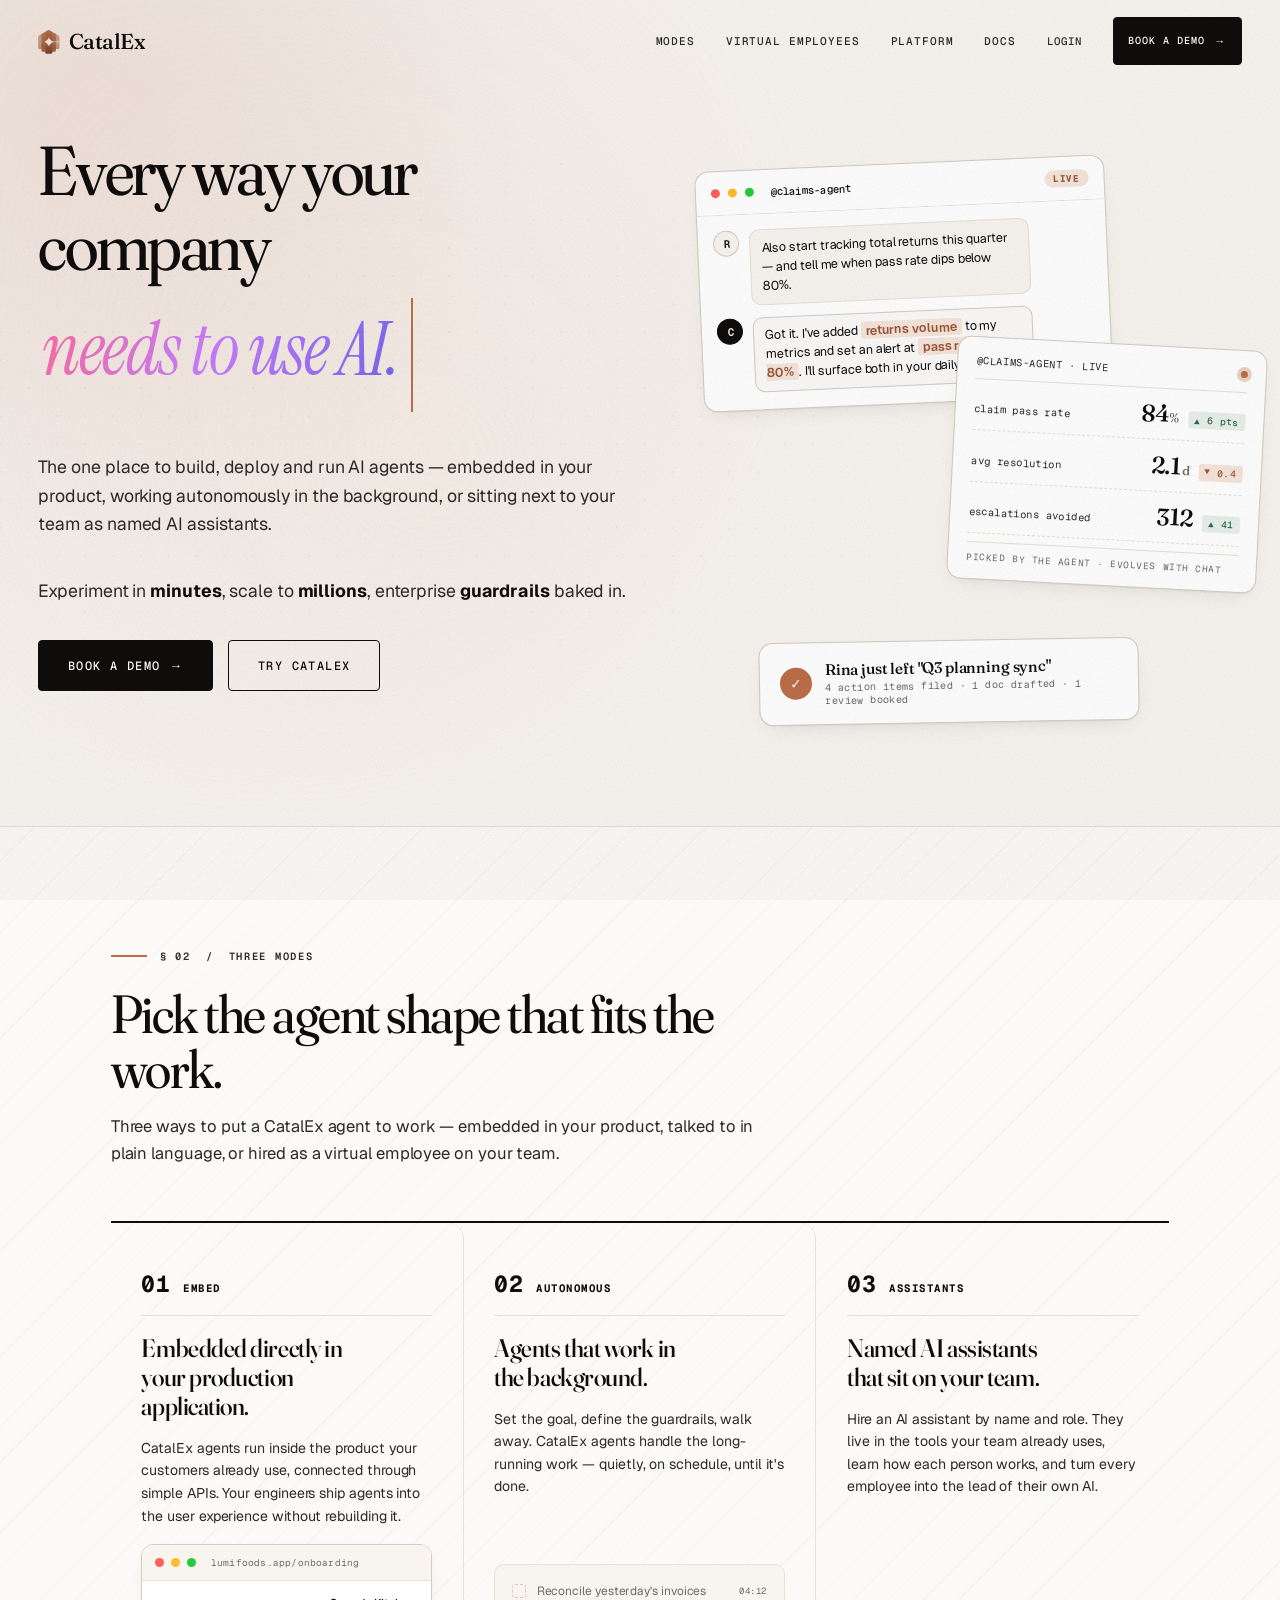
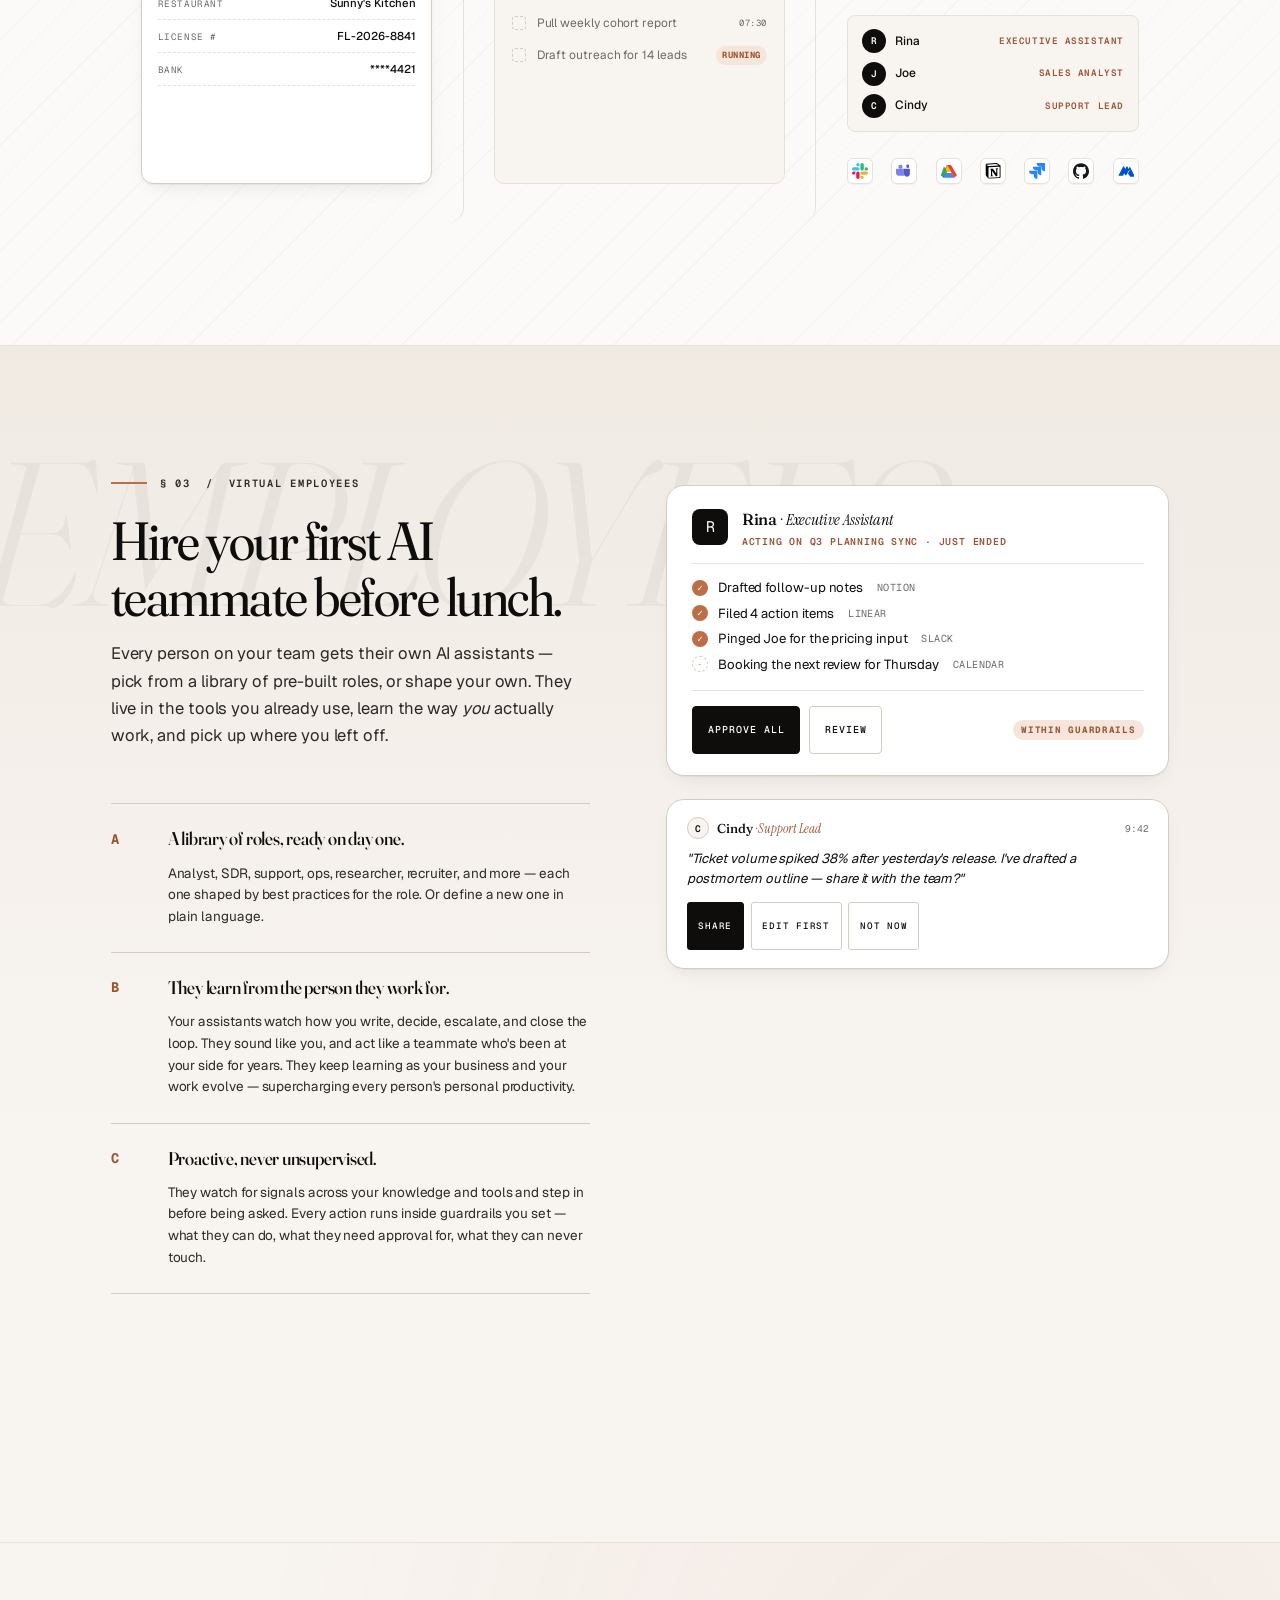
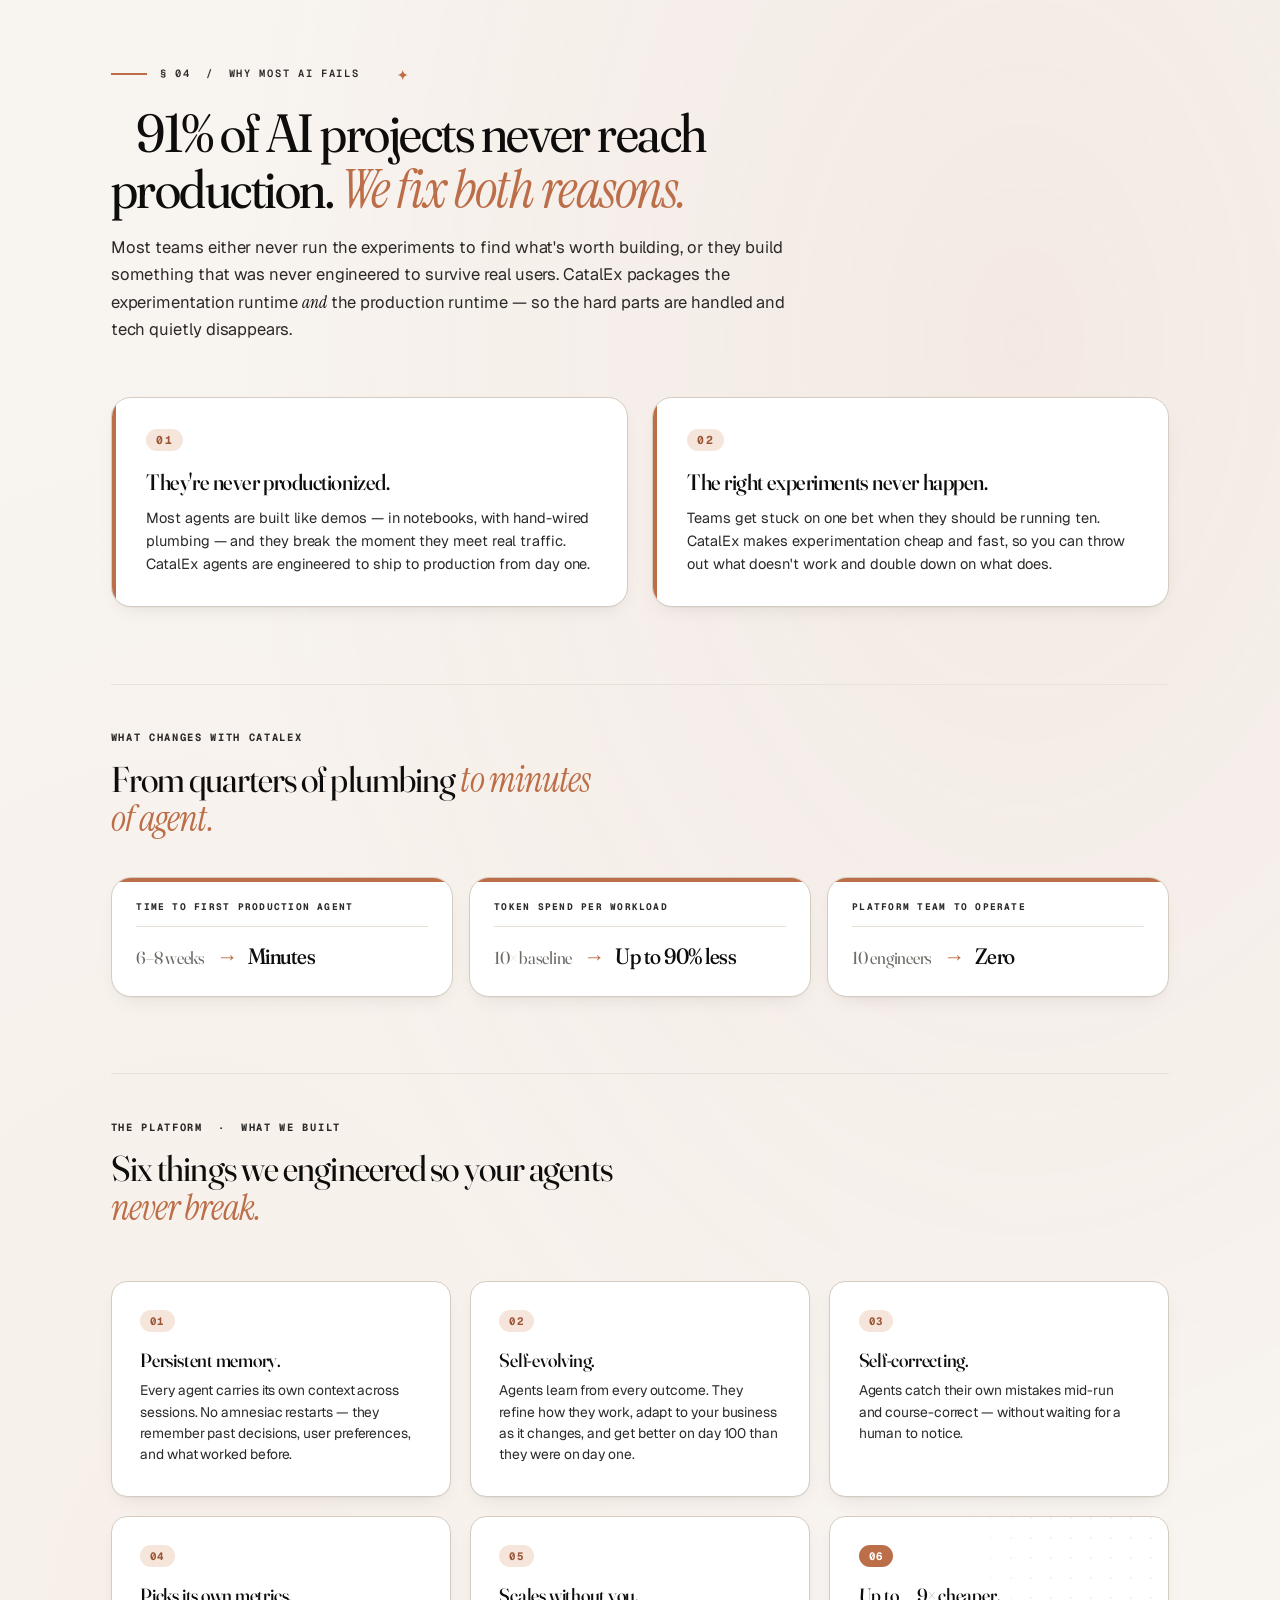
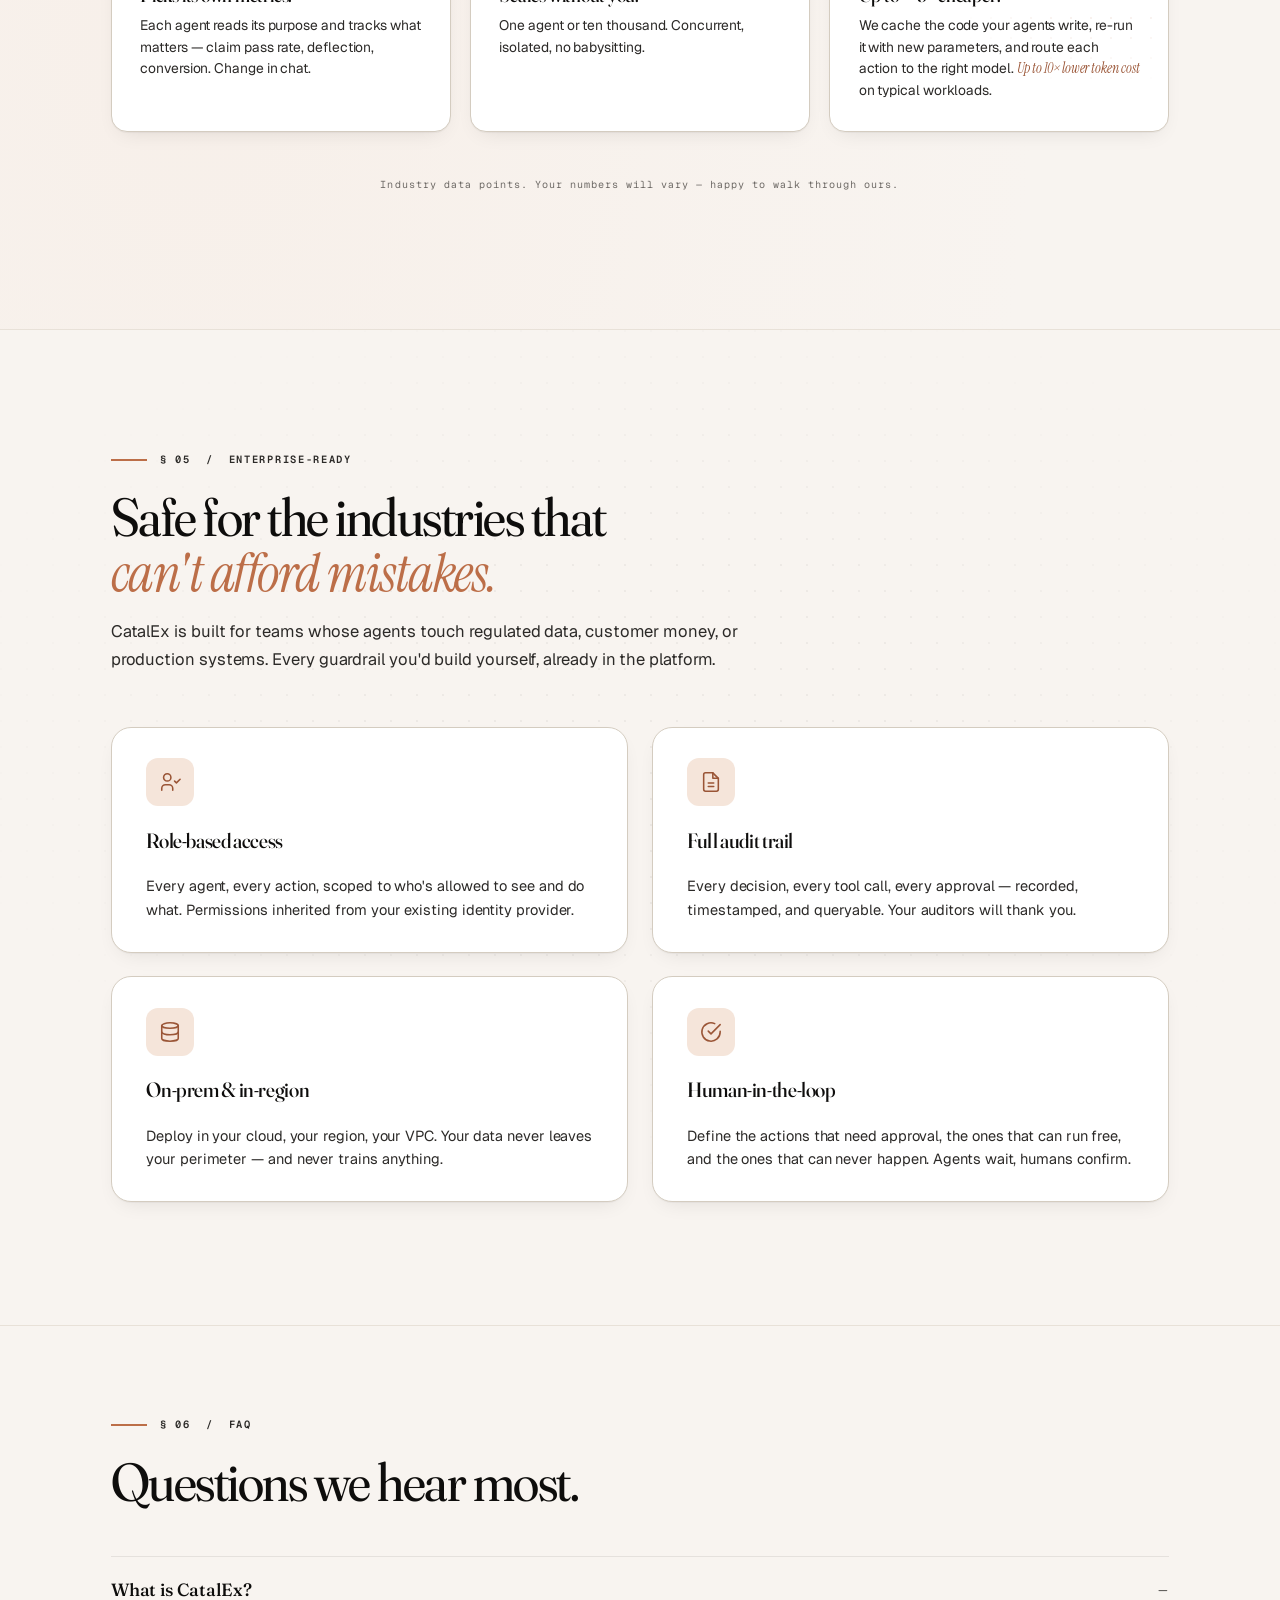
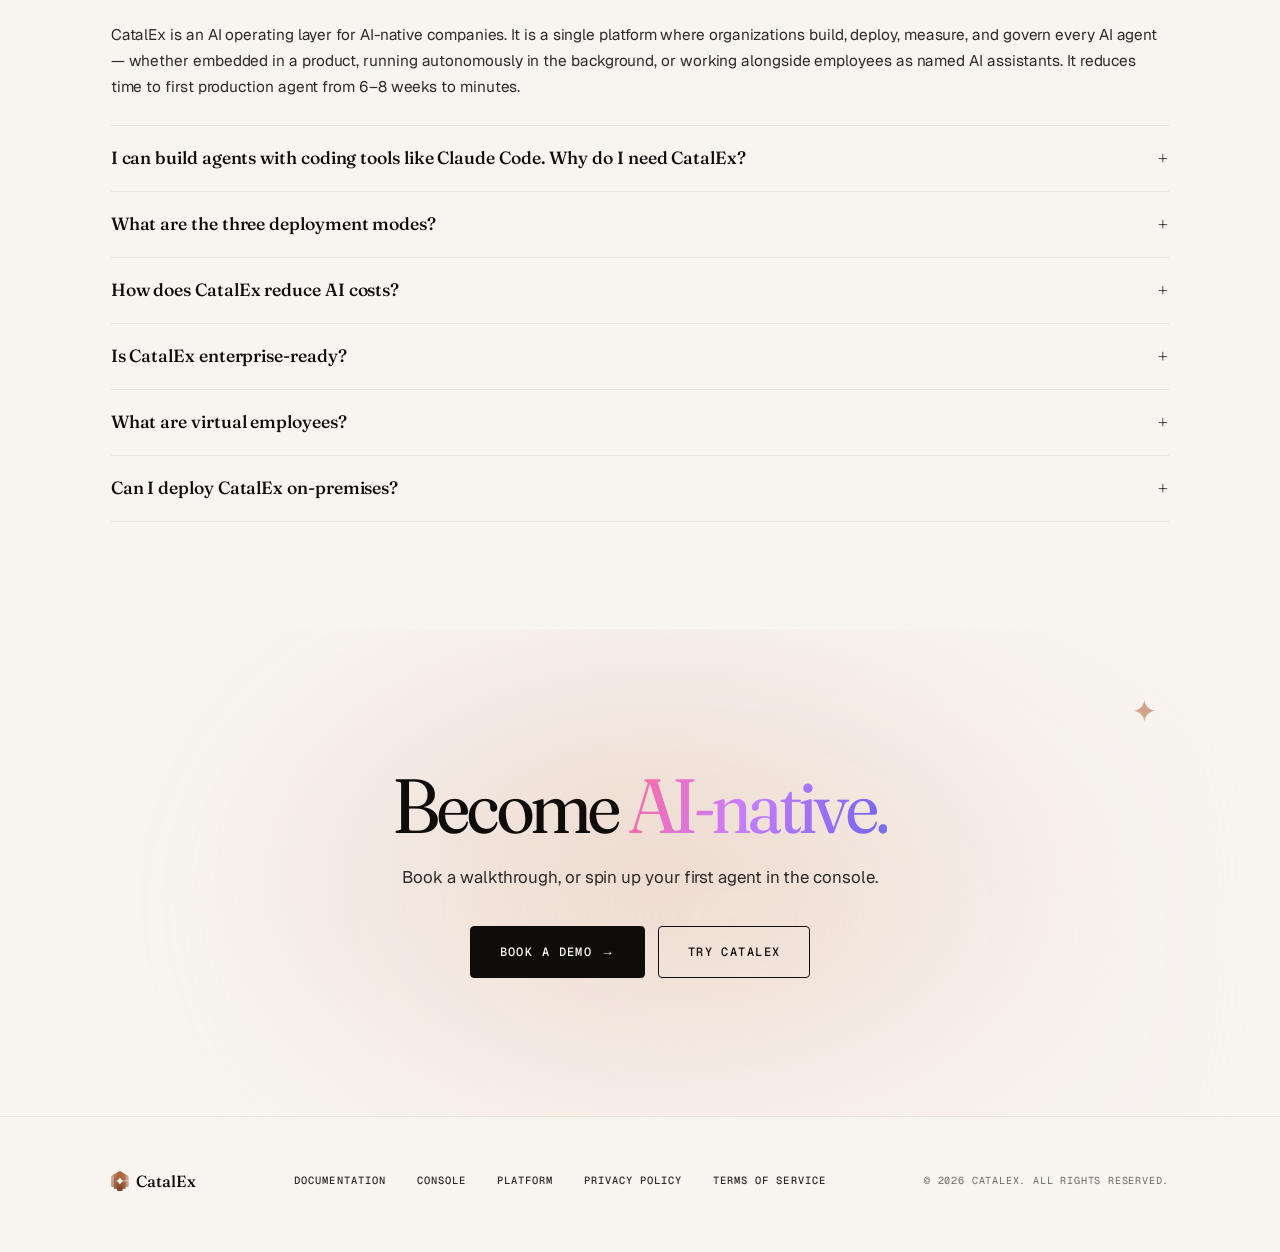
<file: index.html>
<!DOCTYPE html>
<html lang="en">

<head>
    <meta charset="UTF-8">
    <meta name="viewport" content="width=device-width, initial-scale=1.0">
    <title>CatalEx | The AI Operating Layer for AI-Native Companies</title>
    <meta name="description"
        content="CatalEx is the operating layer for AI-native companies — one platform to build, measure, and govern every agent in your organization. Move from pilots to production P&L.">
    <link rel="canonical" href="https://catalex.co/">
    <meta name="robots" content="index, follow">

    <!-- Open Graph -->
    <meta property="og:type" content="website">
    <meta property="og:url" content="https://catalex.co/">
    <meta property="og:title" content="CatalEx — The AI Operating Layer for AI-Native Companies">
    <meta property="og:description" content="One platform to build, deploy, and run AI agents — embedded in your product, working autonomously, or sitting on your team as named AI assistants. Experiment in minutes, scale to millions, enterprise guardrails baked in.">
    <meta property="og:image" content="https://catalex.co/logo.png">
    <meta property="og:site_name" content="CatalEx">

    <!-- Twitter Card -->
    <meta name="twitter:card" content="summary_large_image">
    <meta name="twitter:title" content="CatalEx — The AI Operating Layer for AI-Native Companies">
    <meta name="twitter:description" content="One platform to build, deploy, and run AI agents — embedded in your product, working autonomously, or sitting on your team as named AI assistants.">
    <meta name="twitter:image" content="https://catalex.co/logo.png">

    <link rel="icon" href="logo.svg" type="image/svg+xml">

    <!-- Structured Data: Organization -->
    <script type="application/ld+json">
    {
      "@context": "https://schema.org",
      "@type": "Organization",
      "name": "CatalEx",
      "url": "https://catalex.co",
      "logo": "https://catalex.co/logo.png",
      "description": "CatalEx is the AI operating layer for AI-native companies. One platform to build, deploy, and run AI agents — embedded in your product, working autonomously, or as named AI assistants on your team.",
      "sameAs": []
    }
    </script>

    <!-- Structured Data: SoftwareApplication -->
    <script type="application/ld+json">
    {
      "@context": "https://schema.org",
      "@type": "SoftwareApplication",
      "name": "CatalEx",
      "applicationCategory": "BusinessApplication",
      "operatingSystem": "Web",
      "url": "https://catalex.co",
      "description": "AI operating layer that lets companies build, deploy, and govern AI agents in three modes: embedded in products via API, autonomous background workers, and named AI assistants on your team. Reduces time to first production agent from 6-8 weeks to minutes, cuts token spend by up to 90%, and includes enterprise guardrails — role-based access, full audit trails, on-prem deployment, and human-in-the-loop approvals.",
      "offers": {
        "@type": "Offer",
        "availability": "https://schema.org/InStock",
        "url": "https://console.catalex.co"
      },
      "featureList": [
        "Three deployment modes: Embed, Autonomous, Assistants",
        "Persistent agent memory across sessions — agents remember past decisions and context",
        "Self-evolving agents that learn from outcomes and improve over time",
        "Self-correcting agents that fix mistakes mid-run",
        "Agents pick and track their own business metrics",
        "Auto-scaling from one to ten thousand concurrent agents",
        "Up to 10x lower token cost via caching and model routing",
        "Role-based access control",
        "Full audit trail for every decision and tool call",
        "On-premises and in-region deployment",
        "Human-in-the-loop approval workflows",
        "Pre-built role library: Analyst, SDR, Support Lead, Recruiter, Researcher, and more"
      ]
    }
    </script>

    <!-- Structured Data: FAQPage -->
    <script type="application/ld+json">
    {
      "@context": "https://schema.org",
      "@type": "FAQPage",
      "mainEntity": [
        {
          "@type": "Question",
          "name": "What is CatalEx?",
          "acceptedAnswer": {
            "@type": "Answer",
            "text": "CatalEx is an AI operating layer for AI-native companies. It is a single platform where organizations build, deploy, measure, and govern every AI agent — whether embedded in a product, running autonomously in the background, or working alongside employees as named AI assistants."
          }
        },
        {
          "@type": "Question",
          "name": "I can build agents with coding tools like Claude Code. Why do I need CatalEx?",
          "acceptedAnswer": {
            "@type": "Answer",
            "text": "Coding agents help you build an agent. CatalEx helps you run, measure, and govern agents at organizational scale. Without a platform layer, every session starts from scratch with no persistent memory, agents never learn from outcomes (same performance on day 100 as day one), there is no cost control or visibility into what AI spend produces, no business KPIs tied to agent output, and no guardrails on data access. CatalEx agents are self-evolving with persistent memory, model-agnostic (Claude, GPT, Gemini, Llama), cut token spend by up to 90%, and ship governance on day one."
          }
        },
        {
          "@type": "Question",
          "name": "What are the three deployment modes in CatalEx?",
          "acceptedAnswer": {
            "@type": "Answer",
            "text": "CatalEx supports three agent deployment modes: (1) Embed — agents run inside your product via API, handling tasks like onboarding verification and compliance checks in real time; (2) Autonomous — agents work in the background on scheduled or long-running tasks like invoice reconciliation, cohort reports, and lead outreach; (3) Assistants — named AI teammates that live in Slack, Notion, Jira, and GitHub and learn how each person works."
          }
        },
        {
          "@type": "Question",
          "name": "Why do 95% of AI projects fail to reach production?",
          "acceptedAnswer": {
            "@type": "Answer",
            "text": "Two reasons: most agents are built like demos in notebooks with hand-wired plumbing that breaks under real traffic, and teams get stuck on one bet when they should be running many experiments. CatalEx solves both by packaging an experimentation runtime and a production runtime together — reducing time to first production agent from 6-8 weeks to minutes."
          }
        },
        {
          "@type": "Question",
          "name": "How does CatalEx reduce AI costs?",
          "acceptedAnswer": {
            "@type": "Answer",
            "text": "CatalEx reduces token spend by up to 90% compared to baseline through three mechanisms: caching the code agents write and re-running it with new parameters, routing each action to the most cost-effective model, and running agents in isolated environments that prevent redundant processing. This can result in up to 10x lower token cost on typical workloads."
          }
        },
        {
          "@type": "Question",
          "name": "Is CatalEx enterprise-ready?",
          "acceptedAnswer": {
            "@type": "Answer",
            "text": "Yes. CatalEx is built for teams whose agents touch regulated data, customer money, or production systems. Enterprise features include role-based access control inherited from your identity provider, full audit trails for every decision and tool call, on-premises and in-region deployment so data never leaves your perimeter, and human-in-the-loop approval workflows where agents wait for confirmation on sensitive actions."
          }
        },
        {
          "@type": "Question",
          "name": "What are virtual employees in CatalEx?",
          "acceptedAnswer": {
            "@type": "Answer",
            "text": "Virtual employees are named AI assistants that join your team with specific roles — like Analyst, SDR, Support Lead, Recruiter, or Researcher. They live in tools your team already uses (Slack, Notion, Jira, GitHub), learn how each person works, and act proactively within guardrails you define. You can choose from a library of pre-built roles or define custom ones in plain language."
          }
        }
      ]
    }
    </script>

    <link rel="stylesheet" href="style.css">
    <link rel="preconnect" href="https://fonts.googleapis.com">
    <link rel="preconnect" href="https://fonts.gstatic.com" crossorigin>
    <link href="https://fonts.googleapis.com/css2?family=Fraunces:opsz,wght@9..144,300;9..144,400;9..144,500;9..144,600&family=Geist:wght@400;500;600;700&family=Geist+Mono:wght@400;500;600&family=Instrument+Serif:ital@0;1&display=swap"
        rel="stylesheet">
</head>

<body>
    <!-- Homepage Section -->
    <main id="homepage" class="page-section active">
        <nav class="navbar nav-pro">
            <div class="nav-container">
                <a href="#" class="logo">
                    <img class="logo-img" src="logo.svg" alt="CatalEx">
                    <span class="logo-text">CatalEx</span>
                </a>
                <button class="nav-toggle" id="navToggle" aria-label="Toggle navigation" aria-expanded="false">
                    <span></span><span></span><span></span>
                </button>
                <div class="nav-links" id="navLinks">
                    <a href="#modes">Modes</a>
                    <a href="#employees">Virtual Employees</a>
                    <a href="#platform">Platform</a>
                    <a href="https://docs.catalex.co" target="_blank" rel="noopener">Docs</a>
                    <a href="https://console.catalex.co" class="nav-login" target="_blank" rel="noopener">Login</a>
                    <button class="btn-primary btn-small" onclick="openDemoModal()">Book a Demo</button>
                </div>
            </div>
        </nav>

        <section class="hero-section hero-pro">
            <div class="hero-pro-bg"></div>
            <div class="content-container hero-pro-grid">
                <div class="hero-pro-text">
                    <h1 class="hero-pro-h1">Every way your company<br><span class="typewriter" id="typewriter">needs to use AI.</span></h1>
                    <p class="hero-pro-sub">The one place to build, deploy and run AI agents — embedded in your product, working autonomously in the background, or sitting next to your team as named AI assistants.</p>
                    <p class="hero-pro-tagline">Experiment in <strong>minutes</strong>, scale to <strong>millions</strong>, enterprise <strong>guardrails</strong> baked in.</p>
                    <div class="hero-pro-actions">
                        <button class="btn-primary btn-large" onclick="openDemoModal()">Book a Demo</button>
                        <a href="https://console.catalex.co" class="btn-secondary btn-large" target="_blank" rel="noopener">Try CatalEx</a>
                    </div>
                </div>

                <div class="hero-pro-stage">
                    <!-- Mock card 1: chat input to agent -->
                    <div class="mock-card mock-chat" data-tilt="-2">
                        <div class="mock-head">
                            <span class="mock-dot mock-dot-r"></span>
                            <span class="mock-dot mock-dot-y"></span>
                            <span class="mock-dot mock-dot-g"></span>
                            <span class="mock-title">@claims-agent</span>
                            <span class="mock-status">live</span>
                        </div>
                        <div class="mock-body">
                            <div class="mock-msg mock-msg-user">
                                <div class="mock-avatar">R</div>
                                <div class="mock-bubble">Also start tracking total returns this quarter — and tell me when pass rate dips below 80%.</div>
                            </div>
                            <div class="mock-msg mock-msg-agent">
                                <div class="mock-avatar mock-avatar-agent">C</div>
                                <div class="mock-bubble">Got it. I've added <em>returns volume</em> to my metrics and set an alert at <em>pass rate &lt; 80%</em>. I'll surface both in your daily brief.</div>
                            </div>
                        </div>
                    </div>

                    <!-- Mock card 2: live business metric tile -->
                    <div class="mock-card mock-metric" data-tilt="3">
                        <div class="mock-metric-head">
                            <span class="mock-metric-name">@claims-agent · live</span>
                            <span class="mock-metric-pulse"></span>
                        </div>
                        <div class="mock-metric-row">
                            <span class="mock-metric-label">claim pass rate</span>
                            <span class="mock-metric-value">84<span class="mock-metric-unit">%</span></span>
                            <span class="mock-metric-delta up">▲ 6 pts</span>
                        </div>
                        <div class="mock-metric-row">
                            <span class="mock-metric-label">avg resolution</span>
                            <span class="mock-metric-value">2.1<span class="mock-metric-unit">d</span></span>
                            <span class="mock-metric-delta down">▼ 0.4</span>
                        </div>
                        <div class="mock-metric-row">
                            <span class="mock-metric-label">escalations avoided</span>
                            <span class="mock-metric-value">312</span>
                            <span class="mock-metric-delta up">▲ 41</span>
                        </div>
                        <div class="mock-metric-foot">picked by the agent · evolves with chat</div>
                    </div>

                    <!-- Mock card 3: post-meeting toast -->
                    <div class="mock-card mock-toast" data-tilt="-1">
                        <div class="mock-toast-icon">✓</div>
                        <div class="mock-toast-body">
                            <div class="mock-toast-title">Rina just left "Q3 planning sync"</div>
                            <div class="mock-toast-sub">4 action items filed · 1 doc drafted · 1 review booked</div>
                        </div>
                    </div>
                </div>
            </div>
        </section>

        <!-- §2 — THREE MODES -->
        <section id="modes" class="modes-pro fade-in">
            <div class="content-container">
                <div class="section-eyebrow"><span class="eyebrow-rule"></span>§ 02 &nbsp;/&nbsp; THREE MODES</div>
                <h2 class="section-h2">Pick the agent shape that fits the work.</h2>
                <p class="section-lede">Three ways to put a CatalEx agent to work — embedded in your product, talked to in plain language, or hired as a virtual employee on your team.</p>

                <div class="modes-grid">
                    <article class="mode-card" data-mode="01 / EMBED">
                        <div class="mode-card-head">
                            <span class="mode-card-num">01</span>
                            <span class="mode-card-name">EMBED</span>
                        </div>
                        <h3 class="mode-card-title">Embedded directly in your production application.</h3>
                        <p class="mode-card-body">CatalEx agents run inside the product your customers already use, connected through simple APIs. Your engineers ship agents into the user experience without rebuilding it.</p>
                        <div class="mode-mock mode-mock-embed">
                            <div class="embed-window">
                                <div class="embed-window-head">
                                    <span class="mock-dot mock-dot-r"></span>
                                    <span class="mock-dot mock-dot-y"></span>
                                    <span class="mock-dot mock-dot-g"></span>
                                    <span class="embed-window-title">lumifoods.app/onboarding</span>
                                </div>
                                <div class="embed-window-body">
                                    <div class="embed-form">
                                        <div class="embed-form-row"><span class="embed-label">Restaurant</span><span class="embed-value">Sunny's Kitchen</span></div>
                                        <div class="embed-form-row"><span class="embed-label">License #</span><span class="embed-value">FL-2026-8841</span></div>
                                        <div class="embed-form-row"><span class="embed-label">Bank</span><span class="embed-value">****4421</span></div>
                                    </div>
                                    <div class="embed-status">
                                        <div class="embed-reviewing">
                                            <span class="embed-spinner"></span>
                                            <span>CatalEx agent reviewing…</span>
                                        </div>
                                        <div class="embed-checks">
                                            <div class="embed-check embed-check-1"><span class="embed-check-icon">✓</span>License verified</div>
                                            <div class="embed-check embed-check-2"><span class="embed-check-icon">✓</span>Tax ID matched</div>
                                            <div class="embed-check embed-check-3"><span class="embed-check-icon">✓</span>Bank confirmed</div>
                                        </div>
                                        <div class="embed-approved">
                                            <span class="embed-approved-icon">✓</span>
                                            <span>Auto-approved <em>· 2.3s</em></span>
                                        </div>
                                    </div>
                                </div>
                            </div>
                        </div>
                    </article>

                    <article class="mode-card" data-mode="02 / AUTONOMOUS">
                        <div class="mode-card-head">
                            <span class="mode-card-num">02</span>
                            <span class="mode-card-name">AUTONOMOUS</span>
                        </div>
                        <h3 class="mode-card-title">Agents that work in the background.</h3>
                        <p class="mode-card-body">Set the goal, define the guardrails, walk away. CatalEx agents handle the long-running work — quietly, on schedule, until it's done.</p>
                        <div class="mode-mock mode-mock-auto">
                            <div class="auto-tasks">
                                <div class="auto-task auto-task-1">
                                    <span class="auto-check"></span>
                                    <span class="auto-name">Reconcile yesterday's invoices</span>
                                    <span class="auto-time">04:12</span>
                                </div>
                                <div class="auto-task auto-task-2">
                                    <span class="auto-check"></span>
                                    <span class="auto-name">Pull weekly cohort report</span>
                                    <span class="auto-time">07:30</span>
                                </div>
                                <div class="auto-task auto-task-3">
                                    <span class="auto-check"></span>
                                    <span class="auto-name">Draft outreach for 14 leads</span>
                                    <span class="auto-tag">running</span>
                                </div>
                                <div class="auto-substeps">
                                    <div class="auto-substep auto-substep-1">↳ scanning LinkedIn profiles…</div>
                                    <div class="auto-substep auto-substep-2">↳ reading email threads…</div>
                                    <div class="auto-substep auto-substep-3">↳ drafting messages…</div>
                                </div>
                            </div>
                        </div>
                    </article>

                    <article class="mode-card" data-mode="03 / ASSISTANTS">
                        <div class="mode-card-head">
                            <span class="mode-card-num">03</span>
                            <span class="mode-card-name">ASSISTANTS</span>
                        </div>
                        <h3 class="mode-card-title">Named AI assistants that sit on your team.</h3>
                        <p class="mode-card-body">Hire an AI assistant by name and role. They live in the tools your team already uses, learn how each person works, and turn every employee into the lead of their own AI.</p>
                        <div class="mode-mock mode-mock-assistants">
                            <div class="mock-assistants">
                                <div class="mock-asst-row"><span class="mock-asst-avatar">R</span><span class="mock-asst-name">Rina</span><span class="mock-asst-role">Executive Assistant</span></div>
                                <div class="mock-asst-row"><span class="mock-asst-avatar">J</span><span class="mock-asst-name">Joe</span><span class="mock-asst-role">Sales Analyst</span></div>
                                <div class="mock-asst-row"><span class="mock-asst-avatar">C</span><span class="mock-asst-name">Cindy</span><span class="mock-asst-role">Support Lead</span></div>
                            </div>
                        </div>
                        <div class="mode-tools">
                            <a class="brand-icon" title="Slack" aria-label="Slack">
                                <svg viewBox="0 0 24 24" width="20" height="20"><path fill="#E01E5A" d="M5.042 15.165a2.528 2.528 0 0 1-2.52 2.523A2.528 2.528 0 0 1 0 15.165a2.527 2.527 0 0 1 2.522-2.52h2.52v2.52zM6.313 15.165a2.527 2.527 0 0 1 2.521-2.52 2.527 2.527 0 0 1 2.521 2.52v6.313A2.528 2.528 0 0 1 8.834 24a2.528 2.528 0 0 1-2.521-2.522v-6.313z"/><path fill="#36C5F0" d="M8.834 5.042a2.528 2.528 0 0 1-2.521-2.52A2.528 2.528 0 0 1 8.834 0a2.528 2.528 0 0 1 2.521 2.522v2.52H8.834zM8.834 6.313a2.528 2.528 0 0 1 2.521 2.521 2.528 2.528 0 0 1-2.521 2.521H2.522A2.528 2.528 0 0 1 0 8.834a2.528 2.528 0 0 1 2.522-2.521h6.312z"/><path fill="#2EB67D" d="M18.956 8.834a2.528 2.528 0 0 1 2.522-2.521A2.528 2.528 0 0 1 24 8.834a2.528 2.528 0 0 1-2.522 2.521h-2.522V8.834zM17.688 8.834a2.528 2.528 0 0 1-2.523 2.521 2.527 2.527 0 0 1-2.52-2.521V2.522A2.527 2.527 0 0 1 15.165 0a2.528 2.528 0 0 1 2.523 2.522v6.312z"/><path fill="#ECB22E" d="M15.165 18.956a2.528 2.528 0 0 1 2.523 2.522A2.528 2.528 0 0 1 15.165 24a2.527 2.527 0 0 1-2.52-2.522v-2.522h2.52zM15.165 17.688a2.527 2.527 0 0 1-2.52-2.523 2.526 2.526 0 0 1 2.52-2.52h6.313A2.527 2.527 0 0 1 24 15.165a2.528 2.528 0 0 1-2.522 2.523h-6.313z"/></svg>
                            </a>
                            <a class="brand-icon" title="Microsoft Teams" aria-label="Microsoft Teams">
                                <svg viewBox="0 0 24 24" width="20" height="20"><path fill="#5059C9" d="M19.6 7.31h-3.81V2.7h3.81v4.61zm-3.81 1.32h3.81c.66 0 1.2.54 1.2 1.2v6.34c0 2.47-2 4.47-4.47 4.47s-4.47-2-4.47-4.47v-7.06c0-.27.22-.49.49-.49h3.44z"/><circle fill="#5059C9" cx="17.69" cy="4.6" r="1.91"/><path fill="#7B83EB" d="M11.94 8.63v9.68c0 .53-.43.96-.96.96H3.65A4.65 4.65 0 0 1 0 14.61V9.5c0-.48.39-.87.87-.87h11.07z"/><circle fill="#7B83EB" cx="6.69" cy="5.65" r="3.2"/></svg>
                            </a>
                            <a class="brand-icon" title="Google Drive" aria-label="Google Drive">
                                <svg viewBox="0 0 24 24" width="20" height="20"><path fill="#4285F4" d="m9 3-9 15.5L4 22h16l-4-7H6l5-8.5z"/><path fill="#FBBC04" d="m9 3 6 11h-9z" transform="translate(0 -.5)"/><path fill="#34A853" d="M0 18.5 4 22 9 13.5 4.5 5z"/><path fill="#EA4335" d="M9 3h6l9 15.5L20 22 11 6.5z"/></svg>
                            </a>
                            <a class="brand-icon" title="Notion" aria-label="Notion">
                                <svg viewBox="0 0 24 24" width="20" height="20"><path fill="#000" d="M4.459 4.208c.746.606 1.026.56 2.428.466l13.215-.793c.28 0 .047-.28-.046-.326L17.86 1.968c-.42-.326-.98-.7-2.055-.607L2.58 2.514c-.467.047-.56.28-.374.466l2.253 1.228zm.793 3.08v13.904c0 .747.373 1.027 1.214.98l14.523-.84c.841-.046.935-.56.935-1.166V6.354c0-.606-.233-.933-.748-.886l-15.177.887c-.56.047-.747.327-.747.933zm14.337.745c.093.42 0 .84-.42.888l-.7.14v10.264c-.608.327-1.168.514-1.635.514-.748 0-.935-.234-1.495-.933l-4.577-7.186v6.952l1.448.327s0 .84-1.168.84l-3.222.186c-.093-.186 0-.653.327-.726l.84-.233V9.854L7.822 9.76c-.094-.42.14-1.026.793-1.073l3.456-.233 4.764 7.279v-6.44l-1.215-.14c-.093-.514.28-.886.747-.933l3.222-.186zM1.6 1.054L15.98.154c1.682-.14 2.102.093 2.802.607l3.876 2.708c.513.373.653.467.653 1.167v15.924c0 1.12-.42 1.773-1.682 1.866l-15.45.888c-.935.047-1.402-.093-1.868-.7l-2.476-3.22c-.513-.653-.747-1.26-.747-1.866V2.361c0-.7.42-1.4 1.495-1.307z"/></svg>
                            </a>
                            <a class="brand-icon" title="Jira" aria-label="Jira">
                                <svg viewBox="0 0 24 24" width="20" height="20"><path fill="#2684FF" d="M11.571 11.513H0a5.218 5.218 0 0 0 5.232 5.215h2.13v2.057A5.215 5.215 0 0 0 12.575 24V12.518a1.005 1.005 0 0 0-1.005-1.005zm5.723-5.756H5.736a5.215 5.215 0 0 0 5.215 5.214h2.129v2.058a5.218 5.218 0 0 0 5.215 5.214V6.762a1.005 1.005 0 0 0-1.001-1.005zM23.013 0H11.455a5.215 5.215 0 0 0 5.215 5.215h2.129v2.057A5.215 5.215 0 0 0 24 12.483V1.005A1.005 1.005 0 0 0 23.013 0z"/></svg>
                            </a>
                            <a class="brand-icon" title="GitHub" aria-label="GitHub">
                                <svg viewBox="0 0 24 24" width="20" height="20"><path fill="#181717" d="M12 .297c-6.63 0-12 5.373-12 12 0 5.303 3.438 9.8 8.205 11.385.6.113.82-.258.82-.577 0-.285-.01-1.04-.015-2.04-3.338.724-4.042-1.61-4.042-1.61C4.422 18.07 3.633 17.7 3.633 17.7c-1.087-.744.084-.729.084-.729 1.205.084 1.838 1.236 1.838 1.236 1.07 1.835 2.809 1.305 3.495.998.108-.776.417-1.305.76-1.605-2.665-.3-5.466-1.332-5.466-5.93 0-1.31.465-2.38 1.235-3.22-.135-.303-.54-1.523.105-3.176 0 0 1.005-.322 3.3 1.23.96-.267 1.98-.399 3-.405 1.02.006 2.04.138 3 .405 2.28-1.552 3.285-1.23 3.285-1.23.645 1.653.24 2.873.12 3.176.765.84 1.23 1.91 1.23 3.22 0 4.61-2.805 5.625-5.475 5.92.42.36.81 1.096.81 2.22 0 1.606-.015 2.896-.015 3.286 0 .315.21.69.825.57C20.565 22.092 24 17.592 24 12.297c0-6.627-5.373-12-12-12"/></svg>
                            </a>
                            <a class="brand-icon" title="Confluence" aria-label="Confluence">
                                <svg viewBox="0 0 24 24" width="20" height="20"><path fill="#0052CC" d="M.87 18.257c-.248.382.053.867.514.867h5.767a.667.667 0 0 0 .59-.357L12 10.472l-2.998-5.36a.667.667 0 0 0-1.18 0L.87 18.257zM14.196 5.111a.667.667 0 0 0-1.18 0L8.26 14.263l3.74 4.86 4.728-8.651-2.533-5.36zM17.764 10.472l-2.998 5.36 3.74 4.86h5.767c.461 0 .762-.486.514-.867L17.764 5.111l-2.533 5.36h2.533z"/></svg>
                            </a>
                        </div>
                    </article>
                </div>
            </div>
        </section>

        <!-- §3 — VIRTUAL EMPLOYEES (deep) -->
        <section id="employees" class="employees-pro fade-in">
            <div class="content-container employees-grid">
                <div class="employees-text">
                    <div class="section-eyebrow"><span class="eyebrow-rule"></span>§ 03 &nbsp;/&nbsp; VIRTUAL EMPLOYEES</div>
                    <h2 class="section-h2">Hire your first AI teammate before lunch.</h2>
                    <p class="section-lede">Every person on your team gets their own AI assistants — pick from a library of pre-built roles, or shape your own. They live in the tools you already use, learn the way <em>you</em> actually work, and pick up where you left off.</p>

                    <div class="employees-pillars">
                        <div class="pillar">
                            <div class="pillar-num">A</div>
                            <h4>A library of roles, ready on day one.</h4>
                            <p>Analyst, SDR, support, ops, researcher, recruiter, and more — each one shaped by best practices for the role. Or define a new one in plain language.</p>
                        </div>
                        <div class="pillar">
                            <div class="pillar-num">B</div>
                            <h4>They learn from the person they work for.</h4>
                            <p>Your assistants watch how you write, decide, escalate, and close the loop. They sound like you, and act like a teammate who's been at your side for years. They keep learning as your business and your work evolve — supercharging every person's personal productivity.</p>
                        </div>
                        <div class="pillar">
                            <div class="pillar-num">C</div>
                            <h4>Proactive, never unsupervised.</h4>
                            <p>They watch for signals across your knowledge and tools and step in before being asked. Every action runs inside guardrails you set — what they can do, what they need approval for, what they can never touch.</p>
                        </div>
                    </div>
                </div>

                <div class="employees-stage">
                    <!-- Centerpiece: Rina (AI Executive Assistant) acting after a meeting -->
                    <div class="prod-card prod-card-meeting">
                        <div class="prod-card-head">
                            <span class="prod-card-icon">R</span>
                            <div>
                                <div class="prod-card-title">Rina <em>· Executive Assistant</em></div>
                                <div class="prod-card-sub">acting on Q3 PLANNING SYNC · just ended</div>
                            </div>
                        </div>
                        <ul class="prod-card-list">
                            <li><span class="check">✓</span>Drafted follow-up notes <span class="muted">Notion</span></li>
                            <li><span class="check">✓</span>Filed 4 action items <span class="muted">Linear</span></li>
                            <li><span class="check">✓</span>Pinged Joe for the pricing input <span class="muted">Slack</span></li>
                            <li><span class="dot">·</span>Booking the next review for Thursday <span class="muted">Calendar</span></li>
                        </ul>
                        <div class="prod-card-foot">
                            <button class="prod-btn prod-btn-primary">Approve all</button>
                            <button class="prod-btn">Review</button>
                            <span class="prod-card-badge">within guardrails</span>
                        </div>
                    </div>

                    <!-- Smaller card: Cindy (AI Support Lead) proactive nudge -->
                    <div class="prod-card prod-card-nudge">
                        <div class="prod-card-row">
                            <span class="prod-mini-avatar">C</span>
                            <span class="prod-mini-name">Cindy <em>· Support Lead</em></span>
                            <span class="prod-mini-time">9:42</span>
                        </div>
                        <p class="prod-card-quote">"Ticket volume spiked 38% after yesterday's release. I've drafted a postmortem outline — share it with the team?"</p>
                        <div class="prod-card-actions">
                            <button class="prod-btn-mini prod-btn-mini-primary">Share</button>
                            <button class="prod-btn-mini">Edit first</button>
                            <button class="prod-btn-mini">Not now</button>
                        </div>
                    </div>
                </div>
            </div>

            <!-- Role chip marquee -->
            <div class="role-marquee">
                <div class="role-marquee-track">
                    <span class="role-chip">Analyst</span>
                    <span class="role-chip">SDR</span>
                    <span class="role-chip">Support Lead</span>
                    <span class="role-chip">Recruiter</span>
                    <span class="role-chip">Researcher</span>
                    <span class="role-chip">Ops</span>
                    <span class="role-chip">Finance Analyst</span>
                    <span class="role-chip">Customer Success</span>
                    <span class="role-chip">QA</span>
                    <span class="role-chip">Onboarding Buddy</span>
                    <span class="role-chip">Pricing Analyst</span>
                    <span class="role-chip">Data Steward</span>
                    <span class="role-chip">Procurement</span>
                    <span class="role-chip">Legal Reviewer</span>
                    <span class="role-chip role-chip-build">+ build your own</span>
                    <!-- duplicate for seamless loop -->
                    <span class="role-chip">Analyst</span>
                    <span class="role-chip">SDR</span>
                    <span class="role-chip">Support Lead</span>
                    <span class="role-chip">Recruiter</span>
                    <span class="role-chip">Researcher</span>
                    <span class="role-chip">Ops</span>
                    <span class="role-chip">Finance Analyst</span>
                    <span class="role-chip">Customer Success</span>
                    <span class="role-chip">QA</span>
                    <span class="role-chip">Onboarding Buddy</span>
                    <span class="role-chip">Pricing Analyst</span>
                    <span class="role-chip">Data Steward</span>
                    <span class="role-chip">Procurement</span>
                    <span class="role-chip">Legal Reviewer</span>
                    <span class="role-chip role-chip-build">+ build your own</span>
                </div>
            </div>
        </section>

        <!-- §4 — WHY MOST AI FAILS + THE PLATFORM (merged) -->
        <section id="platform" class="platform-pro fade-in">
            <div class="content-container">
                <div class="section-eyebrow"><span class="eyebrow-rule"></span>§ 04 &nbsp;/&nbsp; WHY MOST AI FAILS &nbsp;<span class="ornament">✦</span></div>
                <h2 class="section-h2"><span data-counter="95">95</span>% of AI projects never reach production. <em>We fix both reasons.</em></h2>
                <p class="section-lede">Most teams either never run the experiments to find what's worth building, or they build something that was never engineered to survive real users. CatalEx packages the experimentation runtime <em>and</em> the production runtime — so the hard parts are handled and tech quietly disappears.</p>

                <!-- TWO REASONS BLOCK -->
                <div class="reasons" data-stagger>
                    <div class="reason">
                        <div class="reason-num">01</div>
                        <h4 class="reason-title">They're never productionized.</h4>
                        <p class="reason-body">Most agents are built like demos — in notebooks, with hand-wired plumbing — and they break the moment they meet real traffic. CatalEx agents are engineered to ship to production from day one.</p>
                    </div>
                    <div class="reason">
                        <div class="reason-num">02</div>
                        <h4 class="reason-title">The right experiments never happen.</h4>
                        <p class="reason-body">Teams get stuck on one bet when they should be running ten. CatalEx makes experimentation cheap and fast, so you can throw out what doesn't work and double down on what does.</p>
                    </div>
                </div>

                <!-- DEMARCATION: solution sub-heading -->
                <div class="platform-intro platform-intro-gap">
                    <div class="platform-intro-eyebrow">WHAT CHANGES WITH CATALEX</div>
                    <h3 class="platform-intro-title">From quarters of plumbing <em>to minutes of agent.</em></h3>
                </div>

                <!-- 3-UP BENTO — thin one-line cards -->
                <div class="bento bento-stats" data-stagger>
                    <article class="stat-card">
                        <div class="stat-card-foot">Time to first production agent</div>
                        <div class="stat-line">
                            <span class="stat-without">6–8 weeks</span>
                            <span class="stat-arrow">→</span>
                            <span class="stat-with">Minutes</span>
                        </div>
                    </article>

                    <article class="stat-card">
                        <div class="stat-card-foot">Token spend per workload</div>
                        <div class="stat-line">
                            <span class="stat-without">10× baseline</span>
                            <span class="stat-arrow">→</span>
                            <span class="stat-with">Up to 90% less</span>
                        </div>
                    </article>

                    <article class="stat-card">
                        <div class="stat-card-foot">Platform team to operate</div>
                        <div class="stat-line">
                            <span class="stat-without">10 engineers</span>
                            <span class="stat-arrow">→</span>
                            <span class="stat-with">Zero</span>
                        </div>
                    </article>
                </div>

                <!-- THE PLATFORM — what we built to fix it -->
                <div class="platform-intro">
                    <div class="platform-intro-eyebrow">THE PLATFORM &nbsp;·&nbsp; WHAT WE BUILT</div>
                    <h3 class="platform-intro-title">Six things we engineered so your agents <em>never break.</em></h3>
                </div>

                <div class="bento bento-platform">
                    <article class="bento-cell">
                        <div class="bento-cell-num">01</div>
                        <h4>Persistent memory.</h4>
                        <p>Every agent carries its own context across sessions. No amnesiac restarts — they remember past decisions, user preferences, and what worked before.</p>
                    </article>

                    <article class="bento-cell">
                        <div class="bento-cell-num">02</div>
                        <h4>Self-evolving.</h4>
                        <p>Agents learn from every outcome. They refine how they work, adapt to your business as it changes, and get better on day 100 than they were on day one.</p>
                    </article>

                    <article class="bento-cell">
                        <div class="bento-cell-num">03</div>
                        <h4>Self-correcting.</h4>
                        <p>Agents catch their own mistakes mid-run and course-correct — without waiting for a human to notice.</p>
                    </article>

                    <article class="bento-cell">
                        <div class="bento-cell-num">04</div>
                        <h4>Picks its own metrics.</h4>
                        <p>Each agent reads its purpose and tracks what matters — claim pass rate, deflection, conversion. Change in chat.</p>
                    </article>

                    <article class="bento-cell">
                        <div class="bento-cell-num">05</div>
                        <h4>Scales without you.</h4>
                        <p>One agent or ten thousand. Concurrent, isolated, no babysitting.</p>
                    </article>

                    <article class="bento-cell bento-cell-savings">
                        <div class="bento-cell-num">06</div>
                        <h4>Up to <span data-counter="10">10</span>× cheaper.</h4>
                        <p>We cache the code your agents write, re-run it with new parameters, and route each action to the right model. <em>Up to 10× lower token cost</em> on typical workloads.</p>
                    </article>
                </div>

                <p class="compare-source">Industry data points. Your numbers will vary — happy to walk through ours.</p>
            </div>
        </section>

        <!-- §6 — TRUST -->
        <section class="trust-pro fade-in">
            <div class="content-container">
                <div class="section-eyebrow"><span class="eyebrow-rule"></span>§ 05 &nbsp;/&nbsp; ENTERPRISE-READY</div>
                <h2 class="section-h2">Safe for the industries that <em>can't afford mistakes.</em></h2>
                <p class="section-lede">CatalEx is built for teams whose agents touch regulated data, customer money, or production systems. Every guardrail you'd build yourself, already in the platform.</p>

                <div class="trust-grid" data-stagger>
                    <article class="trust-card">
                        <div class="trust-card-icon">
                            <svg viewBox="0 0 24 24" width="22" height="22" fill="none" stroke="currentColor" stroke-width="1.7" stroke-linecap="round" stroke-linejoin="round"><circle cx="9" cy="7" r="4"/><path d="M17 11l2 2 4-4"/><path d="M3 21v-2a4 4 0 0 1 4-4h4a4 4 0 0 1 4 4v2"/></svg>
                        </div>
                        <h4 class="trust-card-title">Role-based access</h4>
                        <p class="trust-card-body">Every agent, every action, scoped to who's allowed to see and do what. Permissions inherited from your existing identity provider.</p>
                    </article>
                    <article class="trust-card">
                        <div class="trust-card-icon">
                            <svg viewBox="0 0 24 24" width="22" height="22" fill="none" stroke="currentColor" stroke-width="1.7" stroke-linecap="round" stroke-linejoin="round"><path d="M14 2H6a2 2 0 0 0-2 2v16a2 2 0 0 0 2 2h12a2 2 0 0 0 2-2V8z"/><polyline points="14 2 14 8 20 8"/><line x1="9" y1="13" x2="15" y2="13"/><line x1="9" y1="17" x2="15" y2="17"/></svg>
                        </div>
                        <h4 class="trust-card-title">Full audit trail</h4>
                        <p class="trust-card-body">Every decision, every tool call, every approval — recorded, timestamped, and queryable. Your auditors will thank you.</p>
                    </article>
                    <article class="trust-card">
                        <div class="trust-card-icon">
                            <svg viewBox="0 0 24 24" width="22" height="22" fill="none" stroke="currentColor" stroke-width="1.7" stroke-linecap="round" stroke-linejoin="round"><ellipse cx="12" cy="5" rx="9" ry="3"/><path d="M21 12c0 1.66-4 3-9 3s-9-1.34-9-3"/><path d="M3 5v14c0 1.66 4 3 9 3s9-1.34 9-3V5"/></svg>
                        </div>
                        <h4 class="trust-card-title">On-prem &amp; in-region</h4>
                        <p class="trust-card-body">Deploy in your cloud, your region, your VPC. Your data never leaves your perimeter — and never trains anything.</p>
                    </article>
                    <article class="trust-card">
                        <div class="trust-card-icon">
                            <svg viewBox="0 0 24 24" width="22" height="22" fill="none" stroke="currentColor" stroke-width="1.7" stroke-linecap="round" stroke-linejoin="round"><path d="M22 11.08V12a10 10 0 1 1-5.93-9.14"/><polyline points="22 4 12 14.01 9 11.01"/></svg>
                        </div>
                        <h4 class="trust-card-title">Human-in-the-loop</h4>
                        <p class="trust-card-body">Define the actions that need approval, the ones that can run free, and the ones that can never happen. Agents wait, humans confirm.</p>
                    </article>
                </div>
            </div>
        </section>

        <!-- §6 — FAQ -->
        <section id="faq" class="faq-pro fade-in">
            <div class="content-container">
                <div class="section-eyebrow"><span class="eyebrow-rule"></span>§ 06 &nbsp;/&nbsp; FAQ</div>
                <h2 class="section-h2">Questions we hear most.</h2>

                <div class="faq-grid">
                    <details class="faq-item" open>
                        <summary class="faq-question">What is CatalEx?</summary>
                        <div class="faq-answer">
                            <p>CatalEx is an AI operating layer for AI-native companies. It is a single platform where organizations build, deploy, measure, and govern every AI agent — whether embedded in a product, running autonomously in the background, or working alongside employees as named AI assistants. It reduces time to first production agent from 6–8 weeks to minutes.</p>
                        </div>
                    </details>

                    <details class="faq-item">
                        <summary class="faq-question">I can build agents with coding tools like Claude Code. Why do I need CatalEx?</summary>
                        <div class="faq-answer">
                            <p>Coding agents help you <em>build</em> an agent. CatalEx helps you <em>run, measure, and govern</em> agents at organizational scale. Without a platform layer:</p>
                            <ul class="faq-list">
                                <li><strong>No memory or context</strong> — every session starts from scratch. CatalEx agents carry persistent memory and evolve with your business.</li>
                                <li><strong>No self-evolution</strong> — agents perform the same on day 100 as day one. CatalEx agents learn from outcomes and get better over time.</li>
                                <li><strong>No cost control</strong> — teams adopt AI tools and burn through budgets with no visibility into what the spend produced. CatalEx routes actions to the right model and cuts token spend by up to 90%.</li>
                                <li><strong>No business KPIs</strong> — agents are deployed and forgotten. CatalEx ties every agent to measurable outcomes.</li>
                                <li><strong>No guardrails</strong> — data leaks to cloud AI with no audit trail. CatalEx ships governance on day one.</li>
                            </ul>
                            <p>CatalEx is model-agnostic — works across Claude, GPT, Gemini, and Llama with no vendor lock-in.</p>
                        </div>
                    </details>

                    <details class="faq-item">
                        <summary class="faq-question">What are the three deployment modes?</summary>
                        <div class="faq-answer">
                            <ul class="faq-list">
                                <li><strong>Embed</strong> — agents run inside your product via API, handling tasks like onboarding verification and compliance checks in real time.</li>
                                <li><strong>Autonomous</strong> — agents work in the background on scheduled or long-running tasks like invoice reconciliation, cohort reports, and lead outreach.</li>
                                <li><strong>Assistants</strong> — named AI teammates (Analyst, SDR, Support Lead, Recruiter, Researcher, and more) that live in Slack, Notion, Jira, and GitHub and learn how each person works.</li>
                            </ul>
                        </div>
                    </details>

                    <details class="faq-item">
                        <summary class="faq-question">How does CatalEx reduce AI costs?</summary>
                        <div class="faq-answer">
                            <p>CatalEx cuts token spend by up to <strong>90%</strong> through three mechanisms:</p>
                            <ul class="faq-list">
                                <li><strong>Code caching</strong> — caches the code agents write and re-runs it with new parameters instead of regenerating.</li>
                                <li><strong>Smart model routing</strong> — routes each action to the most cost-effective model for the task.</li>
                                <li><strong>Isolated execution</strong> — agents run in their own environments, preventing redundant processing.</li>
                            </ul>
                            <p>This can result in up to <strong>10× lower token cost</strong> on typical workloads.</p>
                        </div>
                    </details>

                    <details class="faq-item">
                        <summary class="faq-question">Is CatalEx enterprise-ready?</summary>
                        <div class="faq-answer">
                            <p>Yes. CatalEx is built for teams whose agents touch regulated data, customer money, or production systems.</p>
                            <ul class="faq-list">
                                <li><strong>Role-based access</strong> — permissions inherited from your existing identity provider.</li>
                                <li><strong>Full audit trail</strong> — every decision, tool call, and approval logged and queryable.</li>
                                <li><strong>On-prem &amp; in-region</strong> — deploy in your cloud, your VPC. Data never leaves your perimeter.</li>
                                <li><strong>Human-in-the-loop</strong> — define which actions need approval, which run free, and which can never happen.</li>
                            </ul>
                        </div>
                    </details>

                    <details class="faq-item">
                        <summary class="faq-question">What are virtual employees?</summary>
                        <div class="faq-answer">
                            <p>Named AI assistants that join your team with a specific role. They carry persistent memory, evolve with how you work, and act proactively within guardrails you set.</p>
                            <ul class="faq-list">
                                <li><strong>Pre-built roles</strong> — Analyst, SDR, Support Lead, Recruiter, Researcher, and more.</li>
                                <li><strong>Your tools</strong> — live in Slack, Notion, Jira, GitHub, and Google Drive.</li>
                                <li><strong>They learn</strong> — adapt to how each person writes, decides, and escalates. They get better the longer they work with you.</li>
                                <li><strong>Custom roles</strong> — define new ones in plain language.</li>
                            </ul>
                        </div>
                    </details>

                    <details class="faq-item">
                        <summary class="faq-question">Can I deploy CatalEx on-premises?</summary>
                        <div class="faq-answer">
                            <p>Yes. CatalEx supports on-premises and in-region deployment — in your cloud, your region, your VPC.</p>
                            <ul class="faq-list">
                                <li>Your data <strong>never leaves your perimeter</strong> and never trains any model.</li>
                                <li>Suitable for <strong>regulated industries</strong> including financial services, healthcare, and government.</li>
                            </ul>
                        </div>
                    </details>
                </div>
            </div>
        </section>

        <!-- §7 — CLOSING CTA -->
        <section class="cta-pro fade-in">
            <div class="content-container">
                <h2 class="cta-pro-h2">Become <span class="ai-shimmer">AI-native.</span></h2>
                <p class="cta-pro-sub">Book a walkthrough, or spin up your first agent in the console.</p>
                <div class="cta-pro-actions">
                    <button class="btn-primary btn-large" onclick="openDemoModal()">Book a Demo</button>
                    <a href="https://console.catalex.co" class="btn-secondary btn-large" target="_blank" rel="noopener">Try CatalEx</a>
                </div>
            </div>
        </section>


        <footer class="site-footer">
            <div class="content-container">
                <div class="footer-inner">
                    <div class="footer-brand">
                        <img src="logo.svg" alt="CatalEx" class="footer-logo">
                        <span class="footer-name">CatalEx</span>
                    </div>
                    <div class="footer-links-row">
                        <a href="https://docs.catalex.co" target="_blank" rel="noopener">Documentation</a>
                        <a href="https://console.catalex.co" target="_blank" rel="noopener">Console</a>
                        <a href="#platform">Platform</a>
                        <a href="https://docs.catalex.co/privacy-policy" target="_blank" rel="noopener">Privacy Policy</a>
                        <a href="https://docs.catalex.co/terms-of-service" target="_blank" rel="noopener">Terms of Service</a>
                    </div>
                    <div class="footer-copyright">
                        &copy; 2026 CatalEx. All rights reserved.
                    </div>
                </div>
            </div>
        </footer>
    </main>

    <!-- Get Started Section (preserved from original, just reclassed for new theme) -->
    <main id="get-started" class="page-section">
        <a href="#" class="home-icon-link" title="Return to Home">
            <svg width="24" height="24" viewBox="0 0 24 24" fill="none" stroke="currentColor"
                stroke-width="2" stroke-linecap="round" stroke-linejoin="round">
                <path d="m3 9 9-7 9 7v11a2 2 0 0 1-2 2H5a2 2 0 0 1-2-2z"></path>
                <polyline points="9 22 9 12 15 12 15 22"></polyline>
            </svg>
        </a>
        <form id="questionnaireForm">
            <div class="form-wrapper">
                <!-- Step 0: Welcome Screen -->
                <div class="question-container active" data-step="0">
                    <div class="question-number">CatalEx &rarr;</div>
                    <h2 class="question-text">Help us shape the future of focus.</h2>
                    <p style="color: var(--text-muted); font-size: 1.25rem; margin-top: 0.5rem; margin-bottom: 3rem;">
                        It takes less than 2 minutes.
                    </p>
                    <div class="footer-controls" style="justify-content: flex-start;">
                        <button type="button" class="btn-primary" onclick="nextStep()">
                            Start Questionnaire
                        </button>
                    </div>
                </div>

                <!-- Q1: Email Address -->
                <div class="question-container" data-step="1">
                    <div class="question-number">01 &rarr; Contact</div>
                    <h2 class="question-text">What is your email address?</h2>
                    <input type="email" name="email" class="input-field"
                        placeholder="name@company.com" required autocomplete="email">
                </div>

                <!-- Q2: Primary Role -->
                <div class="question-container" data-step="2">
                    <div class="question-number">02 &rarr; Role</div>
                    <h2 class="question-text">What is your primary role?</h2>
                    <div class="choices-grid">
                        <label class="choice-item"><span class="choice-key">A</span><input
                                type="radio" name="primary_role"
                                value="Engineering leader" required><span>Engineering
                                leader (EM / Director /
                                VP)</span></label>
                        <label class="choice-item"><span class="choice-key">B</span><input
                                type="radio" name="primary_role"
                                value="Individual contributor"><span>Individual
                                contributor
                                (Engineer / PM / Designer /
                                Data)</span></label>
                        <label class="choice-item"><span class="choice-key">C</span><input
                                type="radio" name="primary_role"
                                value="Founder / Executive"><span>Founder /
                                Executive</span></label>
                        <label class="choice-item"><span class="choice-key">D</span><input
                                type="radio" name="primary_role"
                                value="Operations / Business"><span>Operations /
                                Business</span></label>
                        <label class="choice-item"><span class="choice-key">E</span><input
                                type="radio" name="primary_role"
                                value="Other"><span>Other</span></label>
                    </div>
                </div>

                <!-- Q3: Company Stage -->
                <div class="question-container" data-step="3">
                    <div class="question-number">03 &rarr; Context</div>
                    <h2 class="question-text">What stage is your company at?</h2>
                    <div class="choices-grid">
                        <label class="choice-item"><span class="choice-key">A</span><input
                                type="radio" name="company_stage" value="< 50 people"
                                required><span>&lt; 50
                                people</span></label>
                        <label class="choice-item"><span class="choice-key">B</span><input
                                type="radio" name="company_stage"
                                value="50-200"><span>50 &ndash; 200</span></label>
                        <label class="choice-item"><span class="choice-key">C</span><input
                                type="radio" name="company_stage"
                                value="200-1,000"><span>200 &ndash; 1,000</span></label>
                        <label class="choice-item"><span class="choice-key">D</span><input
                                type="radio" name="company_stage"
                                value="1,000+"><span>1,000+</span></label>
                        <label class="choice-item"><span class="choice-key">E</span><input
                                type="radio" name="company_stage"
                                value="Prefer not to say"><span>Prefer not
                                to say</span></label>
                    </div>
                </div>

                <!-- Q4: Improvements Wanted -->
                <div class="question-container" data-step="4">
                    <div class="question-number">04 &rarr; Needs</div>
                    <h2 class="question-text">What would improve your work week?</h2>
                    <div class="choices-grid compact-grid">
                        <label class="choice-item"><input type="checkbox" name="improvements"
                                value="Prep me up for the day!"><span>Prep me up for the
                                day!</span></label>
                        <label class="choice-item"><input type="checkbox" name="improvements"
                                value="Find action items and PIC"><span>Find action
                                items and PIC</span></label>
                        <label class="choice-item"><input type="checkbox" name="improvements"
                                value="Project Updates"><span>Project
                                Updates</span></label>
                        <label class="choice-item"><input type="checkbox" name="improvements"
                                value="Decision History"><span>Decision
                                History</span></label>
                        <label class="choice-item"><input type="checkbox" name="improvements"
                                value="Prep me for a meeting"><span>Prep me for a
                                meeting</span></label>
                        <label class="choice-item"><input type="checkbox" name="improvements"
                                value="What did I miss out today"><span>What did I miss
                                out today</span></label>
                        <label class="choice-item"><input type="checkbox" name="improvements"
                                value="Find the PIC"><span>Find the PIC</span></label>
                        <label class="choice-item"><input type="checkbox" name="improvements"
                                value="Onboard a new joiner"><span>Onboard a new
                                joiner</span></label>
                        <label class="choice-item"><input type="checkbox" name="improvements"
                                value="Execute tasks by AI"><span>Execute tasks by
                                AI</span></label>
                        <label class="choice-item"><input type="checkbox" name="improvements"
                                value="Keep docs up to date"><span>Keep docs up to
                                date</span></label>
                        <label class="choice-item"><input type="checkbox" name="improvements"
                                value="Review code"><span>Review code</span></label>
                        <label class="choice-item"><input type="checkbox" name="improvements"
                                value="Rate an interview and summarise"><span>Rate an
                                interview and summarise</span></label>
                        <label class="choice-item"><input type="checkbox" name="improvements"
                                value="How is my org doing?"><span>How is my org
                                doing?</span></label>
                        <label class="choice-item"><input type="checkbox" name="improvements"
                                value="Is anything at Risk?"><span>Is anything at
                                Risk?</span></label>
                        <label class="choice-item"><input type="checkbox" name="improvements"
                                value="If this happens update here."><span>Create
                                Workflows - If this happens update here.</span></label>
                        <label class="choice-item"><input type="checkbox" name="improvements"
                                value="Catch me up with a meeting/chat/doc"><span>Catch
                                me up with a meeting, chat, or document</span></label>
                        <label class="choice-item"><input type="checkbox" name="improvements"
                                value="Auto draft emails / documents / code based on context"><span>Auto
                                draft emails / documents / code based on
                                context</span></label>
                        <label class="choice-item"><input type="checkbox" name="improvements"
                                value="Create LinkedIn posts based on my context"><span>Create
                                LinkedIn posts based on my context</span></label>
                    </div>
                </div>

                <!-- Q5: Pain Level -->
                <div class="question-container" data-step="5">
                    <div class="question-number">05 &rarr; Friction</div>
                    <h2 class="question-text">How painful is this problem for you today?</h2>
                    <div class="scale-grid">
                        <label class="scale-item"><input type="radio" name="pain_scale"
                                value="1" required>1</label>
                        <label class="scale-item"><input type="radio" name="pain_scale"
                                value="2">2</label>
                        <label class="scale-item"><input type="radio" name="pain_scale"
                                value="3">3</label>
                        <label class="scale-item"><input type="radio" name="pain_scale"
                                value="4">4</label>
                        <label class="scale-item"><input type="radio" name="pain_scale"
                                value="5">5</label>
                        <label class="scale-item"><input type="radio" name="pain_scale"
                                value="6">6</label>
                        <label class="scale-item"><input type="radio" name="pain_scale"
                                value="7">7</label>
                        <label class="scale-item"><input type="radio" name="pain_scale"
                                value="8">8</label>
                        <label class="scale-item"><input type="radio" name="pain_scale"
                                value="9">9</label>
                        <label class="scale-item"><input type="radio" name="pain_scale"
                                value="10">10</label>
                    </div>
                    <div class="scale-labels">
                        <span>Not at all</span>
                        <span>These are the biggest work hurdles</span>
                    </div>
                </div>

                <!-- Q6: Current Solution -->
                <div class="question-container" data-step="6">
                    <div class="question-number">06 &rarr; Workarounds</div>
                    <h2 class="question-text">How are you currently dealing with this?</h2>
                    <textarea name="current_solution" class="input-field"
                        placeholder="Type your answer here..." required
                        maxlength="500"></textarea>
                </div>

                <!-- Q7: Hardest Part -->
                <div class="question-container" data-step="7">
                    <div class="question-number">07 &rarr; Frustrations</div>
                    <h2 class="question-text">What's the hardest part about the problems today?</h2>
                    <textarea name="hardest_part" class="input-field"
                        placeholder="Type your answer here..." required
                        maxlength="500"></textarea>
                </div>

                <!-- Q8: Value of Solving -->
                <div class="question-container" data-step="8">
                    <div class="question-number">08 &rarr; Impact</div>
                    <h2 class="question-text">If this were solved well, how valuable would it be?
                    </h2>
                    <div class="scale-grid">
                        <label class="scale-item"><input type="radio" name="value_scale"
                                value="1" required>1</label>
                        <label class="scale-item"><input type="radio" name="value_scale"
                                value="2">2</label>
                        <label class="scale-item"><input type="radio" name="value_scale"
                                value="3">3</label>
                        <label class="scale-item"><input type="radio" name="value_scale"
                                value="4">4</label>
                        <label class="scale-item"><input type="radio" name="value_scale"
                                value="5">5</label>
                        <label class="scale-item"><input type="radio" name="value_scale"
                                value="6">6</label>
                        <label class="scale-item"><input type="radio" name="value_scale"
                                value="7">7</label>
                        <label class="scale-item"><input type="radio" name="value_scale"
                                value="8">8</label>
                        <label class="scale-item"><input type="radio" name="value_scale"
                                value="9">9</label>
                        <label class="scale-item"><input type="radio" name="value_scale"
                                value="10">10</label>
                    </div>
                    <div class="scale-labels">
                        <span>Not valuable at all</span>
                        <span>When can you build this for me?</span>
                    </div>
                </div>

                <!-- Success -->
                <div class="success-view" id="successView">
                    <h2>All set.</h2>
                    <p>Thank you for helping us build <b>CatalEx</b>.</p>
                    <button type="button" class="btn-secondary" style="margin-top: 2rem;"
                        onclick="window.location.hash = ''">Return to Home Page</button>
                </div>

                <div class="error-message" id="errorMsg">Please answer to continue &rarr;</div>
            </div>

            <footer class="nav-footer" id="navFooter">
                <div class="progress-info">
                    Question <span id="currentStepText">1</span> of 8
                </div>
                <div class="footer-controls">
                    <button type="button" class="btn-secondary" id="prevBtn" onclick="prevStep()"
                        style="display: none;">
                        &larr; Back
                    </button>
                    <button type="button" class="btn-primary" id="nextBtn">
                        OK <span class="keyboard-hint">Enter &crarr;</span>
                    </button>
                </div>
            </footer>
        </form>
    </main>

    <!-- Vision Page -->
    <main id="vision" class="page-section">
        <a href="#" class="home-icon-link" title="Return to Home">
            <svg width="24" height="24" viewBox="0 0 24 24" fill="none" stroke="currentColor"
                stroke-width="2" stroke-linecap="round" stroke-linejoin="round">
                <path d="m3 9 9-7 9 7v11a2 2 0 0 1-2 2H5a2 2 0 0 1-2-2z"></path>
                <polyline points="9 22 9 12 15 12 15 22"></polyline>
            </svg>
        </a>

        <!-- Hero -->
        <section class="vision-hero">
            <div class="vision-hero-inner">
                <div class="vision-badge vision-blur-in" style="animation-delay: 0.1s">Product Vision</div>
                <h1 class="vision-title vision-blur-in" style="animation-delay: 0s">The Workspace<br>is Evolving</h1>
                <p class="vision-subtitle vision-blur-in" style="animation-delay: 0.5s">Work used to require people at every step &mdash; directing, executing, evaluating. In the new world, <strong>AI handles the execution</strong>. People direct. People review. Your company becomes <span class="ai-shimmer-text">AI-native</span>.</p>
            </div>
            <div class="vision-scroll-cue">
                <span>Scroll to explore</span>
                <svg width="16" height="16" viewBox="0 0 16 16" fill="none" stroke="currentColor" stroke-width="1.5">
                    <path d="M8 3v10M4 9l4 4 4-4"/>
                </svg>
            </div>
        </section>

        <!-- Org Transformation Network -->
        <section class="vision-org-section">
            <div class="vision-org-header">
                <h2>The Organization, Reimagined</h2>
                <p>Smaller teams. Greater leverage. Same ambition &mdash; exponential output.</p>
            </div>
            <div class="org-compare">
                <div class="org-side org-today" id="orgToday">
                    <div class="org-side-label">Traditional Structure</div>
                    <div class="org-network" id="orgNetworkToday">
                        <canvas id="orgCanvasToday" width="420" height="380"></canvas>
                    </div>
                </div>

                <div class="org-divider">
                    <div class="org-divider-line"></div>
                    <div class="org-divider-text">same output</div>
                    <div class="org-divider-line"></div>
                </div>

                <div class="org-side org-tomorrow" id="orgTomorrow">
                    <div class="org-side-label">With CatalEx</div>
                    <div class="org-network" id="orgNetworkTomorrow">
                        <canvas id="orgCanvasTomorrow" width="420" height="380"></canvas>
                    </div>
                </div>
            </div>
            <div class="org-bottom-message">
                <span>AI executes silently in the background.</span>
                <span>Everyone else focuses on building the vision.</span>
            </div>
        </section>

        <!-- The Architecture -->
        <section class="vision-arch-section">
            <div class="vision-arch-header">
                <h2>The Architecture</h2>
                <p>To automate execution, you need three things: <strong>Intelligence</strong>, <strong>Memory</strong>, and <strong>Orchestration</strong>. The intelligence layer is already here. CatalEx builds the rest.</p>
            </div>
            <div class="arch-layout">
                <div class="arch-canvas-wrap">
                    <canvas id="archCanvas" width="720" height="420"></canvas>
                </div>
                <div class="arch-description">
                    <div class="arch-desc-item">
                        <div class="arch-desc-num">01</div>
                        <div>
                            <strong>Ingest</strong>
                            <p>Data flows in from your tools &mdash; docs, conversations, code, tasks &mdash; and gets indexed into a unified knowledge graph.</p>
                        </div>
                    </div>
                    <div class="arch-desc-item">
                        <div class="arch-desc-num">02</div>
                        <div>
                            <strong>Remember</strong>
                            <p>The Memory layer stores context about your org &mdash; who works on what, what was decided, where things stand.</p>
                        </div>
                    </div>
                    <div class="arch-desc-item">
                        <div class="arch-desc-num">03</div>
                        <div>
                            <strong>Reason</strong>
                            <p>Intelligence layer uses frontier LLMs to understand, synthesize, and generate &mdash; grounded in your company's context.</p>
                        </div>
                    </div>
                    <div class="arch-desc-item">
                        <div class="arch-desc-num">04</div>
                        <div>
                            <strong>Execute</strong>
                            <p>Orchestration connects to your tools via MCP agents and drives tasks to completion autonomously.</p>
                        </div>
                    </div>
                </div>
            </div>
        </section>

        <!-- What Exists Today -->
        <section class="vision-today-section">
            <div class="vision-today-header">
                <h2>What Exists Today</h2>
                <p>We are in the Memory phase &mdash; building the knowledge layer that powers everything else.</p>
            </div>
            <div class="vision-today-content">
                <div class="today-mcp-grid">
                    <div class="today-mcp-card">
                        <div class="today-mcp-icon"><svg viewBox="0 0 24 24" width="24" height="24"><path fill="#4285F4" d="M12.48 10.92v3.28h7.84c-.24 1.84-.853 3.187-1.787 4.133-1.147 1.147-2.933 2.4-6.053 2.4-4.827 0-8.6-3.893-8.6-8.72s3.773-8.72 8.6-8.72c2.6 0 4.507 1.027 5.907 2.347l2.307-2.307C18.747 1.44 16.133 0 12.48 0 5.867 0 .307 5.387.307 12s5.56 12 12.173 12c3.573 0 6.267-1.173 8.373-3.36 2.16-2.16 2.84-5.213 2.84-7.667 0-.76-.053-1.467-.173-2.053H12.48z"/></svg></div>
                        <h4>Google Drive</h4>
                        <p>Docs, Sheets, Slides</p>
                    </div>
                    <div class="today-mcp-card">
                        <div class="today-mcp-icon"><svg viewBox="0 0 24 24" width="24" height="24"><path fill="#E01E5A" d="M5.042 15.165a2.528 2.528 0 0 1-2.52 2.523A2.528 2.528 0 0 1 0 15.165a2.527 2.527 0 0 1 2.522-2.52h2.52v2.52zM6.313 15.165a2.527 2.527 0 0 1 2.521-2.52 2.527 2.527 0 0 1 2.521 2.52v6.313A2.528 2.528 0 0 1 8.834 24a2.528 2.528 0 0 1-2.521-2.522v-6.313z"/><path fill="#36C5F0" d="M8.834 5.042a2.528 2.528 0 0 1-2.521-2.52A2.528 2.528 0 0 1 8.834 0a2.528 2.528 0 0 1 2.521 2.522v2.52H8.834zM8.834 6.313a2.528 2.528 0 0 1 2.521 2.521 2.528 2.528 0 0 1-2.521 2.521H2.522A2.528 2.528 0 0 1 0 8.834a2.528 2.528 0 0 1 2.522-2.521h6.312z"/><path fill="#2EB67D" d="M18.956 8.834a2.528 2.528 0 0 1 2.522-2.521A2.528 2.528 0 0 1 24 8.834a2.528 2.528 0 0 1-2.522 2.521h-2.522V8.834zM17.688 8.834a2.528 2.528 0 0 1-2.523 2.521 2.527 2.527 0 0 1-2.52-2.521V2.522A2.527 2.527 0 0 1 15.165 0a2.528 2.528 0 0 1 2.523 2.522v6.312z"/><path fill="#ECB22E" d="M15.165 18.956a2.528 2.528 0 0 1 2.523 2.522A2.528 2.528 0 0 1 15.165 24a2.527 2.527 0 0 1-2.52-2.522v-2.522h2.52zM15.165 17.688a2.527 2.527 0 0 1-2.52-2.523 2.526 2.526 0 0 1 2.52-2.52h6.313A2.527 2.527 0 0 1 24 15.165a2.528 2.528 0 0 1-2.522 2.523h-6.313z"/></svg></div>
                        <h4>Slack</h4>
                        <p>Channels and threads</p>
                    </div>
                    <div class="today-mcp-card">
                        <div class="today-mcp-icon"><svg viewBox="0 0 24 24" width="24" height="24"><path fill="#fff" d="M12 .297c-6.63 0-12 5.373-12 12 0 5.303 3.438 9.8 8.205 11.385.6.113.82-.258.82-.577 0-.285-.01-1.04-.015-2.04-3.338.724-4.042-1.61-4.042-1.61C4.422 18.07 3.633 17.7 3.633 17.7c-1.087-.744.084-.729.084-.729 1.205.084 1.838 1.236 1.838 1.236 1.07 1.835 2.809 1.305 3.495.998.108-.776.417-1.305.76-1.605-2.665-.3-5.466-1.332-5.466-5.93 0-1.31.465-2.38 1.235-3.22-.135-.303-.54-1.523.105-3.176 0 0 1.005-.322 3.3 1.23.96-.267 1.98-.399 3-.405 1.02.006 2.04.138 3 .405 2.28-1.552 3.285-1.23 3.285-1.23.645 1.653.24 2.873.12 3.176.765.84 1.23 1.91 1.23 3.22 0 4.61-2.805 5.625-5.475 5.92.42.36.81 1.096.81 2.22 0 1.606-.015 2.896-.015 3.286 0 .315.21.69.825.57C20.565 22.092 24 17.592 24 12.297c0-6.627-5.373-12-12-12"/></svg></div>
                        <h4>GitHub</h4>
                        <p>Repos, PRs, issues</p>
                    </div>
                    <div class="today-mcp-card">
                        <div class="today-mcp-icon"><svg viewBox="0 0 24 24" width="24" height="24"><path fill="#2684FF" d="M11.571 11.513H0a5.218 5.218 0 0 0 5.232 5.215h2.13v2.057A5.215 5.215 0 0 0 12.575 24V12.518a1.005 1.005 0 0 0-1.005-1.005zm5.723-5.756H5.723a5.218 5.218 0 0 0 5.232 5.215h2.13v2.057a5.215 5.215 0 0 0 5.213 5.215V6.762a1.005 1.005 0 0 0-1.005-1.005zm5.723-5.756H11.446a5.218 5.218 0 0 0 5.232 5.215h2.13v2.057A5.215 5.215 0 0 0 24.021 12.5V1.006A1.005 1.005 0 0 0 23.017 0z"/></svg></div>
                        <h4>Jira</h4>
                        <p>Projects and sprints</p>
                    </div>
                    <div class="today-mcp-card">
                        <div class="today-mcp-icon"><svg viewBox="0 0 24 24" width="24" height="24"><path fill="#fff" d="M4.459 4.208c.746.606 1.026.56 2.428.466l13.215-.793c.28 0 .047-.28-.046-.326L17.86 1.968c-.42-.326-.98-.7-2.055-.607L2.58 2.514c-.467.047-.56.28-.374.466l2.253 1.228zm.793 3.08v13.904c0 .747.373 1.027 1.214.98l14.523-.84c.841-.046.935-.56.935-1.166V6.354c0-.606-.233-.933-.748-.886l-15.177.887c-.56.047-.747.327-.747.933z"/></svg></div>
                        <h4>Notion</h4>
                        <p>Wikis and databases</p>
                    </div>
                    <div class="today-mcp-card">
                        <div class="today-mcp-icon"><svg viewBox="0 0 24 24" width="24" height="24"><path fill="#0052CC" d="M.87 18.257c-.248.382.053.867.514.867h5.767a.667.667 0 0 0 .59-.357L12 10.472l-2.998-5.36a.667.667 0 0 0-1.18 0L.87 18.257zM14.196 5.111a.667.667 0 0 0-1.18 0L8.26 14.263l3.74 4.86 4.728-8.651-2.533-5.36zM17.764 10.472l-2.998 5.36 3.74 4.86h5.767c.461 0 .762-.486.514-.867L17.764 5.111l-2.533 5.36h2.533z"/></svg></div>
                        <h4>Confluence</h4>
                        <p>Spaces and pages</p>
                    </div>
                </div>
                <div class="today-features">
                    <h3>Available now</h3>
                    <div class="today-features-grid">
                        <div class="today-feature-item">
                            <svg width="18" height="18" viewBox="0 0 24 24" fill="none" stroke="currentColor" stroke-width="1.5"><path d="M21 15a2 2 0 0 1-2 2H7l-4 4V5a2 2 0 0 1 2-2h14a2 2 0 0 1 2 2z"/></svg>
                            <div>
                                <strong>Freeflow</strong>
                                <span>Ask anything across your entire company's knowledge and get cited, accurate answers.</span>
                                <span class="feature-example">"What was decided about the pricing model in last quarter's board meeting?"</span>
                            </div>
                        </div>
                        <div class="today-feature-item">
                            <svg width="18" height="18" viewBox="0 0 24 24" fill="none" stroke="currentColor" stroke-width="1.5"><circle cx="11" cy="11" r="8"/><path d="m21 21-4.35-4.35"/></svg>
                            <div>
                                <strong>Semantic Search</strong>
                                <span>Find answers by meaning, not keywords. Results are scoped to your access permissions.</span>
                                <span class="feature-example">"Find the onboarding checklist for new engineers" &mdash; even if it's buried in a Notion wiki.</span>
                            </div>
                        </div>
                        <div class="today-feature-item">
                            <svg width="18" height="18" viewBox="0 0 24 24" fill="none" stroke="currentColor" stroke-width="1.5"><circle cx="12" cy="12" r="10"/><polyline points="12 6 12 12 16 14"/></svg>
                            <div>
                                <strong>Daily Prep</strong>
                                <span>Get a morning briefing: today's meetings, what changed overnight, blockers to watch.</span>
                                <span class="feature-example">"Prep me up for today" &mdash; summarises calendar, Slack highlights, and project status.</span>
                            </div>
                        </div>
                        <div class="today-feature-item">
                            <svg width="18" height="18" viewBox="0 0 24 24" fill="none" stroke="currentColor" stroke-width="1.5"><rect x="2" y="7" width="20" height="14" rx="2" ry="2"/><path d="M16 21V5a2 2 0 0 0-2-2h-4a2 2 0 0 0-2 2v16"/></svg>
                            <div>
                                <strong>MCP Agents</strong>
                                <span>Connect any tool via Model Context Protocol. Deploy from marketplace or build your own.</span>
                                <span class="feature-example">Jira agent creates tickets from Slack conversations. GitHub agent links PRs to decisions.</span>
                            </div>
                        </div>
                    </div>
                </div>
            </div>
        </section>

        <!-- The Journey / Vertical Timeline -->
        <section class="vision-timeline-section">
            <div class="vision-timeline-header">
                <h2>The Journey</h2>
                <p>Four phases from assisted knowledge to fully autonomous work.</p>
            </div>

            <div class="vtimeline">
                <!-- Vertical line -->
                <div class="vtimeline-line"></div>

                <!-- Phase 1 — LEFT -->
                <div class="vtimeline-item vtimeline-left" data-phase="1">
                    <div class="vtimeline-node completed">
                        <div class="vtimeline-node-inner">1</div>
                    </div>
                    <div class="vtimeline-label">Now</div>
                    <div class="phase-card">
                        <h3>Memory</h3>
                        <p class="phase-tagline">Build company knowledge</p>
                        <p class="phase-desc">CatalEx indexes your documents, conversations, and tools into a unified knowledge graph. Your company's collective memory becomes searchable, cited, and actionable.</p>
                        <div class="phase-details-label">What gets unlocked</div>
                        <div class="phase-details open">
                            <div class="phase-feature">
                                <svg width="16" height="16" viewBox="0 0 24 24" fill="none" stroke="currentColor" stroke-width="1.5"><path d="M21 15a2 2 0 0 1-2 2H7l-4 4V5a2 2 0 0 1 2-2h14a2 2 0 0 1 2 2z"/></svg>
                                <span>Freeflow &mdash; ask anything across your company</span>
                            </div>
                            <div class="phase-feature">
                                <svg width="16" height="16" viewBox="0 0 24 24" fill="none" stroke="currentColor" stroke-width="1.5"><circle cx="11" cy="11" r="8"/><path d="m21 21-4.35-4.35"/></svg>
                                <span>Search &mdash; find answers, not files</span>
                            </div>
                            <div class="phase-feature">
                                <svg width="16" height="16" viewBox="0 0 24 24" fill="none" stroke="currentColor" stroke-width="1.5"><circle cx="12" cy="12" r="10"/><polyline points="12 6 12 12 16 14"/></svg>
                                <span>Prep me up for today</span>
                            </div>
                            <div class="phase-feature">
                                <svg width="16" height="16" viewBox="0 0 24 24" fill="none" stroke="currentColor" stroke-width="1.5"><path d="M17 21v-2a4 4 0 0 0-4-4H5a4 4 0 0 0-4 4v2"/><circle cx="9" cy="7" r="4"/><path d="M23 21v-2a4 4 0 0 0-3-3.87"/><path d="M16 3.13a4 4 0 0 1 0 7.75"/></svg>
                                <span>Who is working on X?</span>
                            </div>
                            <div class="phase-feature">
                                <svg width="16" height="16" viewBox="0 0 24 24" fill="none" stroke="currentColor" stroke-width="1.5"><path d="M14 2H6a2 2 0 0 0-2 2v16a2 2 0 0 0 2 2h12a2 2 0 0 0 2-2V8z"/><polyline points="14 2 14 8 20 8"/></svg>
                                <span>Catch me up on this document</span>
                            </div>
                        </div>
                    </div>
                </div>

                <!-- "We are here" marker — between Phase 1 and 2 -->
                <div class="vtimeline-here-marker" id="weAreHereMarker">
                    <div class="vtimeline-here-dot">
                        <div class="vtimeline-here-pulse"></div>
                    </div>
                    <div class="vtimeline-here-label">
                        <svg width="12" height="12" viewBox="0 0 12 12" fill="none" stroke="currentColor" stroke-width="2"><path d="M6 9V3M3 5l3-3 3 3"/></svg>
                        <span>We are here</span>
                    </div>
                </div>

                <!-- Phase 2 — RIGHT -->
                <div class="vtimeline-item vtimeline-right" data-phase="2">
                    <div class="vtimeline-node">
                        <div class="vtimeline-node-inner">2</div>
                    </div>
                    <div class="vtimeline-label">Next</div>
                    <div class="phase-card">
                        <h3>Execution</h3>
                        <p class="phase-tagline">AI does the work after you decide</p>
                        <p class="phase-desc">Meetings end and tasks get done. People become reviewers &mdash; they take their hands off execution. The system connects to tools via MCP and drives work to completion.</p>
                        <div class="phase-details-label">What gets unlocked</div>
                        <div class="phase-details open">
                            <div class="phase-feature">
                                <svg width="16" height="16" viewBox="0 0 24 24" fill="none" stroke="currentColor" stroke-width="1.5"><path d="M9 11l3 3L22 4"/><path d="M21 12v7a2 2 0 0 1-2 2H5a2 2 0 0 1-2-2V5a2 2 0 0 1 2-2h11"/></svg>
                                <span>Meeting ends &rarr; tasks auto-created and assigned</span>
                            </div>
                            <div class="phase-feature">
                                <svg width="16" height="16" viewBox="0 0 24 24" fill="none" stroke="currentColor" stroke-width="1.5"><path d="M20 21v-2a4 4 0 0 0-4-4H8a4 4 0 0 0-4 4v2"/><circle cx="12" cy="7" r="4"/></svg>
                                <span>People review, AI executes</span>
                            </div>
                            <div class="phase-feature">
                                <svg width="16" height="16" viewBox="0 0 24 24" fill="none" stroke="currentColor" stroke-width="1.5"><rect x="2" y="7" width="20" height="14" rx="2" ry="2"/><path d="M16 21V5a2 2 0 0 0-2-2h-4a2 2 0 0 0-2 2v16"/></svg>
                                <span>MCP agents connect to Jira, GitHub, Slack, Notion</span>
                            </div>
                            <div class="phase-feature">
                                <svg width="16" height="16" viewBox="0 0 24 24" fill="none" stroke="currentColor" stroke-width="1.5"><path d="M14 2H6a2 2 0 0 0-2 2v16a2 2 0 0 0 2 2h12a2 2 0 0 0 2-2V8z"/><polyline points="14 2 14 8 20 8"/></svg>
                                <span>Auto-draft docs, emails, and follow-ups</span>
                            </div>
                        </div>
                    </div>
                </div>

                <!-- Phase 3 — LEFT -->
                <div class="vtimeline-item vtimeline-left" data-phase="3">
                    <div class="vtimeline-node">
                        <div class="vtimeline-node-inner">3</div>
                    </div>
                    <div class="vtimeline-label">~6 months</div>
                    <div class="phase-card">
                        <h3>Automation</h3>
                        <p class="phase-tagline">Work runs on a schedule</p>
                        <p class="phase-desc">Users schedule recurring workflows. AI picks up signals of work &mdash; a Slack message, a calendar event, a status change &mdash; and executes without being asked.</p>
                        <div class="phase-details-label">What gets unlocked</div>
                        <div class="phase-details open">
                            <div class="phase-feature">
                                <svg width="16" height="16" viewBox="0 0 24 24" fill="none" stroke="currentColor" stroke-width="1.5"><circle cx="12" cy="12" r="10"/><polyline points="12 6 12 12 16 14"/></svg>
                                <span>Scheduled workflows &mdash; hourly, daily, weekly</span>
                            </div>
                            <div class="phase-feature">
                                <svg width="16" height="16" viewBox="0 0 24 24" fill="none" stroke="currentColor" stroke-width="1.5"><polyline points="22 12 18 12 15 21 9 3 6 12 2 12"/></svg>
                                <span>Signal-driven execution &mdash; AI detects work and acts</span>
                            </div>
                            <div class="phase-feature">
                                <svg width="16" height="16" viewBox="0 0 24 24" fill="none" stroke="currentColor" stroke-width="1.5"><path d="M18 20V10M12 20V4M6 20v-6"/></svg>
                                <span>Recurring reports, standups, and status updates</span>
                            </div>
                            <div class="phase-feature">
                                <svg width="16" height="16" viewBox="0 0 24 24" fill="none" stroke="currentColor" stroke-width="1.5"><path d="M21 15a2 2 0 0 1-2 2H7l-4 4V5a2 2 0 0 1 2-2h14a2 2 0 0 1 2 2z"/></svg>
                                <span>Trigger chains &mdash; if X happens, do Y then Z</span>
                            </div>
                        </div>
                    </div>
                </div>

                <!-- Phase 4 — RIGHT -->
                <div class="vtimeline-item vtimeline-right" data-phase="4">
                    <div class="vtimeline-node">
                        <div class="vtimeline-node-inner">4</div>
                    </div>
                    <div class="vtimeline-label">~1 year</div>
                    <div class="phase-card">
                        <h3>Autonomous</h3>
                        <p class="phase-tagline">Every person gets an army</p>
                        <p class="phase-desc">The system extracts work for you. Specialized agents &mdash; HR, engineering, sales, ops &mdash; pick up tasks and execute end-to-end. Every person operates with the leverage of an entire team.</p>
                        <div class="phase-details-label">What gets unlocked</div>
                        <div class="phase-details open">
                            <div class="phase-feature">
                                <svg width="16" height="16" viewBox="0 0 24 24" fill="none" stroke="currentColor" stroke-width="1.5"><path d="M17 21v-2a4 4 0 0 0-4-4H5a4 4 0 0 0-4 4v2"/><circle cx="9" cy="7" r="4"/><path d="M23 21v-2a4 4 0 0 0-3-3.87"/><path d="M16 3.13a4 4 0 0 1 0 7.75"/></svg>
                                <span>Specialized agents: HR, Engineering, Sales, Ops</span>
                            </div>
                            <div class="phase-feature">
                                <svg width="16" height="16" viewBox="0 0 24 24" fill="none" stroke="currentColor" stroke-width="1.5"><circle cx="12" cy="12" r="10"/><line x1="2" y1="12" x2="22" y2="12"/><path d="M12 2a15.3 15.3 0 0 1 4 10 15.3 15.3 0 0 1-4 10 15.3 15.3 0 0 1-4-10 15.3 15.3 0 0 1 4-10z"/></svg>
                                <span>AI extracts work from context &mdash; no prompting needed</span>
                            </div>
                            <div class="phase-feature">
                                <svg width="16" height="16" viewBox="0 0 24 24" fill="none" stroke="currentColor" stroke-width="1.5"><rect x="3" y="3" width="18" height="18" rx="2" ry="2"/><line x1="3" y1="9" x2="21" y2="9"/><line x1="9" y1="21" x2="9" y2="9"/></svg>
                                <span>Fully hands-off &mdash; work happens while you sleep</span>
                            </div>
                            <div class="phase-feature">
                                <svg width="16" height="16" viewBox="0 0 24 24" fill="none" stroke="currentColor" stroke-width="1.5"><path d="M12 22s8-4 8-10V5l-8-3-8 3v7c0 6 8 10 8 10z"/></svg>
                                <span>Every person operates with the leverage of a team</span>
                            </div>
                        </div>
                    </div>
                </div>
            </div>
        </section>

        <!-- CTA -->
        <section class="vision-cta">
            <div class="vision-cta-inner">
                <h2>The future of work isn't about working harder.<br>It's about building systems that work for you.</h2>
                <div class="vision-cta-actions">
                    <button class="btn-primary btn-large" onclick="openDemoModal()">Book a Demo</button>
                    <a href="https://console.catalex.co" class="btn-secondary btn-large" target="_blank" rel="noopener">Try CatalEx</a>
                </div>
            </div>
        </section>

        <!-- Footer -->
        <footer class="vision-footer">
            <div class="vision-footer-inner">
                <div class="footer-brand">
                    <img src="logo.svg" alt="CatalEx" class="footer-logo">
                    <span class="footer-name">CatalEx</span>
                </div>
                <div class="footer-copyright">&copy; 2026 CatalEx. All rights reserved.</div>
            </div>
        </footer>
    </main>

    <!-- Demo Modal -->
    <div id="demoModal" class="modal">
        <div class="modal-content">
            <span class="close-modal" onclick="closeDemoModal()">&times;</span>
            <div id="demoInitialView">
                <h2>Book a Demo</h2>
                <p>See how CatalEx can accelerate your team's workflow.</p>
                <form id="demoForm">
                    <div class="form-group">
                        <label for="demoName">Full Name</label>
                        <input type="text" id="demoName" placeholder="e.g. Peter Parker"
                            required>
                    </div>
                    <div class="form-group">
                        <label for="demoEmail">Work Email</label>
                        <input type="email" id="demoEmail" placeholder="peter@company.com"
                            required>
                    </div>
                    <div class="form-group">
                        <label for="demoRole">Role</label>
                        <select id="demoRole" required>
                            <option value="" disabled selected>Select your role</option>
                            <option value="engineering">Engineering</option>
                            <option value="product">Product</option>
                            <option value="ops">Operations</option>
                            <option value="leadership">Leadership</option>
                            <option value="other">Other</option>
                        </select>
                    </div>
                    <button type="submit" class="btn-primary">Request Demo</button>
                    <p class="form-reassurance">No commitment. No spam. Just intelligence.</p>
                </form>
            </div>
            <div id="demoSuccessView" class="success-view-inline" style="display: none;">
                <div class="success-icon">&#10003;</div>
                <h2>Success!</h2>
                <p>Thank you! Our team will contact you shortly.</p>
            </div>
        </div>
    </div>

    <script src="script.js"></script>
</body>

</html>
</file>
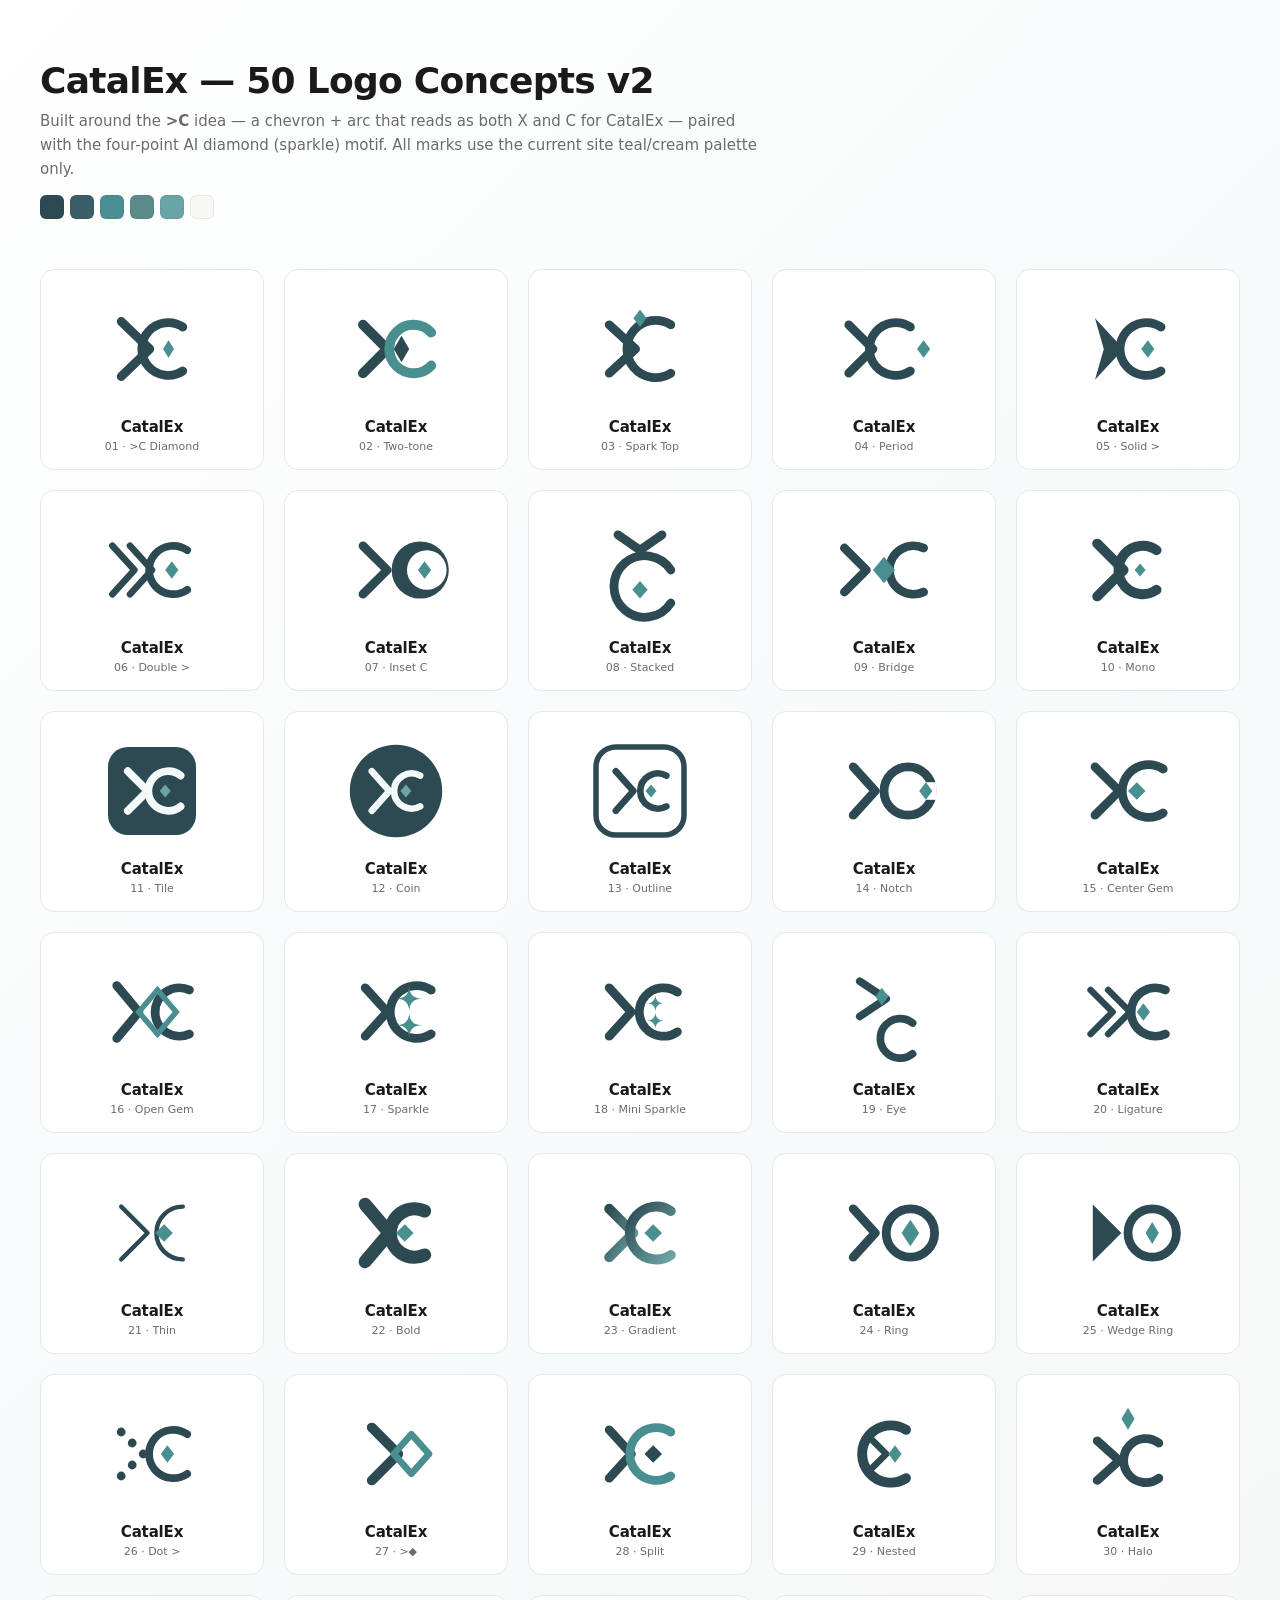
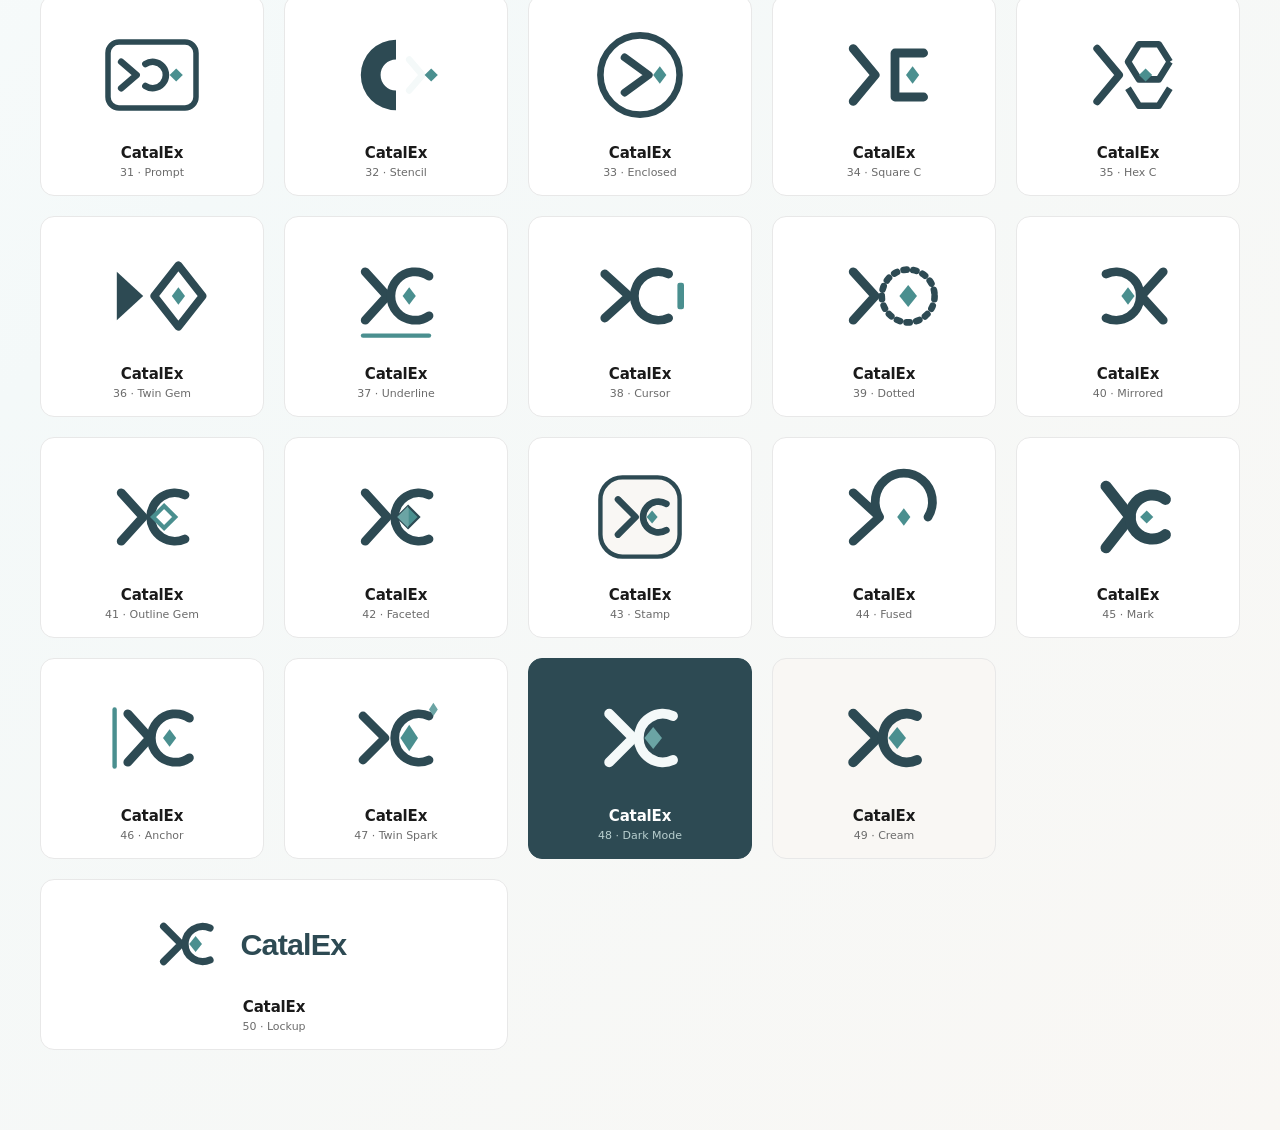
<file: logo-concepts-v2.html>
<!DOCTYPE html>
<html lang="en">
<head>
<meta charset="UTF-8">
<title>CatalEx — 50 Logo Concepts v2 (>C + AI Diamond)</title>
<style>
  :root {
    --bg: #ffffff;
    --warm: #F9F7F4;
    --teal-tint: #F4F9F9;
    --ink: #1A1A1A;
    --muted: #6B6B6B;
    --c1: #2D4A53;
    --c2: #3A5E68;
    --c3: #4A8F8F;
    --c4: #5B8A8A;
    --c5: #6BA4A4;
  }
  * { box-sizing: border-box; }
  body {
    margin: 0;
    font-family: -apple-system, BlinkMacSystemFont, "Inter", system-ui, sans-serif;
    background: linear-gradient(135deg, #ffffff 0%, var(--teal-tint) 50%, var(--warm) 100%);
    color: var(--ink);
    padding: 60px 40px 80px;
  }
  header { max-width: 1200px; margin: 0 auto 50px; }
  h1 { font-size: 36px; font-weight: 600; letter-spacing: -0.02em; margin: 0 0 8px; }
  header p { color: var(--muted); font-size: 15px; margin: 0; max-width: 720px; line-height: 1.6; }
  .palette { display: flex; gap: 6px; margin-top: 14px; }
  .sw { width: 24px; height: 24px; border-radius: 6px; border: 1px solid rgba(0,0,0,0.05); }
  .grid {
    max-width: 1200px;
    margin: 0 auto;
    display: grid;
    grid-template-columns: repeat(auto-fill, minmax(200px, 1fr));
    gap: 20px;
  }
  .card {
    background: var(--bg);
    border: 1px solid #E8E8E8;
    border-radius: 14px;
    padding: 24px 16px 16px;
    display: flex; flex-direction: column; align-items: center;
    transition: transform .2s ease, box-shadow .2s ease, border-color .2s ease;
  }
  .card:hover {
    transform: translateY(-3px);
    box-shadow: 0 12px 32px -12px rgba(45,74,83,0.25);
    border-color: var(--c3);
  }
  .mark { width: 110px; height: 110px; display: flex; align-items: center; justify-content: center; }
  .mark svg { width: 100%; height: 100%; display: block; }
  .label { margin-top: 14px; font-size: 15px; font-weight: 600; letter-spacing: -0.01em; color: var(--ink); }
  .num { font-size: 11px; color: var(--muted); margin-top: 4px; font-variant-numeric: tabular-nums; }
</style>
</head>
<body>
<header>
  <h1>CatalEx — 50 Logo Concepts v2</h1>
  <p>Built around the <strong>&gt;C</strong> idea — a chevron + arc that reads as both X and C for CatalEx — paired with the four-point AI diamond (sparkle) motif. All marks use the current site teal/cream palette only.</p>
  <div class="palette">
    <div class="sw" style="background:#2D4A53"></div>
    <div class="sw" style="background:#3A5E68"></div>
    <div class="sw" style="background:#4A8F8F"></div>
    <div class="sw" style="background:#5B8A8A"></div>
    <div class="sw" style="background:#6BA4A4"></div>
    <div class="sw" style="background:#F9F7F4;border-color:#E8E8E8"></div>
  </div>
</header>

<div class="grid">

<!-- Helper: AI diamond is a 4-point star: M cx cy-r L cx+r/3 cy L cx cy+r L cx-r/3 cy Z (diagonal compressed) -->

<!-- 01 Classic >C with diamond inside -->
<div class="card"><div class="mark"><svg viewBox="0 0 100 100">
  <path d="M22 25 L48 50 L22 75" fill="none" stroke="#2D4A53" stroke-width="8" stroke-linecap="round" stroke-linejoin="round"/>
  <path d="M78 30 A24 24 0 1 0 78 70" fill="none" stroke="#2D4A53" stroke-width="8" stroke-linecap="round"/>
  <path d="M65 42 L70 50 L65 58 L60 50 Z" fill="#4A8F8F"/>
</svg></div><div class="label">CatalEx</div><div class="num">01 · &gt;C Diamond</div></div>

<!-- 02 -->
<div class="card"><div class="mark"><svg viewBox="0 0 100 100">
  <path d="M20 28 L42 50 L20 72" fill="none" stroke="#2D4A53" stroke-width="9" stroke-linecap="round" stroke-linejoin="round"/>
  <path d="M82 35 A22 22 0 1 0 82 65" fill="none" stroke="#4A8F8F" stroke-width="9" stroke-linecap="round"/>
  <path d="M55 38 L62 50 L55 62 L48 50 Z" fill="#2D4A53"/>
</svg></div><div class="label">CatalEx</div><div class="num">02 · Two-tone</div></div>

<!-- 03 Diamond replaces dot of > -->
<div class="card"><div class="mark"><svg viewBox="0 0 100 100">
  <path d="M22 28 L46 50 L22 72" fill="none" stroke="#2D4A53" stroke-width="8" stroke-linecap="round" stroke-linejoin="round"/>
  <path d="M78 28 A26 26 0 1 0 78 72" fill="none" stroke="#2D4A53" stroke-width="8" stroke-linecap="round"/>
  <path d="M50 14 L56 22 L50 30 L44 22 Z" fill="#4A8F8F"/>
</svg></div><div class="label">CatalEx</div><div class="num">03 · Spark Top</div></div>

<!-- 04 Diamond as period -->
<div class="card"><div class="mark"><svg viewBox="0 0 100 100">
  <path d="M18 28 L40 50 L18 72" fill="none" stroke="#2D4A53" stroke-width="8" stroke-linecap="round" stroke-linejoin="round"/>
  <path d="M74 30 A24 24 0 1 0 74 70" fill="none" stroke="#2D4A53" stroke-width="8" stroke-linecap="round"/>
  <path d="M86 42 L92 50 L86 58 L80 50 Z" fill="#4A8F8F"/>
</svg></div><div class="label">CatalEx</div><div class="num">04 · Period</div></div>

<!-- 05 Filled wedge > -->
<div class="card"><div class="mark"><svg viewBox="0 0 100 100">
  <polygon points="20,22 46,50 20,78 28,50" fill="#2D4A53"/>
  <path d="M80 30 A24 24 0 1 0 80 70" fill="none" stroke="#2D4A53" stroke-width="8" stroke-linecap="round"/>
  <path d="M68 42 L74 50 L68 58 L62 50 Z" fill="#4A8F8F"/>
</svg></div><div class="label">CatalEx</div><div class="num">05 · Solid &gt;</div></div>

<!-- 06 Double chevron -->
<div class="card"><div class="mark"><svg viewBox="0 0 100 100">
  <path d="M14 28 L34 50 L14 72 M30 28 L50 50 L30 72" fill="none" stroke="#2D4A53" stroke-width="6" stroke-linecap="round" stroke-linejoin="round"/>
  <path d="M82 32 A22 22 0 1 0 82 68" fill="none" stroke="#2D4A53" stroke-width="7" stroke-linecap="round"/>
  <path d="M68 42 L74 50 L68 58 L62 50 Z" fill="#4A8F8F"/>
</svg></div><div class="label">CatalEx</div><div class="num">06 · Double &gt;</div></div>

<!-- 07 Diamond inside C counter -->
<div class="card"><div class="mark"><svg viewBox="0 0 100 100">
  <path d="M20 28 L42 50 L20 72" fill="none" stroke="#2D4A53" stroke-width="8" stroke-linecap="round" stroke-linejoin="round"/>
  <circle cx="72" cy="50" r="26" fill="#2D4A53"/>
  <circle cx="78" cy="50" r="18" fill="#fff"/>
  <path d="M76 42 L82 50 L76 58 L70 50 Z" fill="#4A8F8F"/>
</svg></div><div class="label">CatalEx</div><div class="num">07 · Inset C</div></div>

<!-- 08 Stacked > over C -->
<div class="card"><div class="mark"><svg viewBox="0 0 100 100">
  <path d="M30 18 L50 32 L70 18" fill="none" stroke="#2D4A53" stroke-width="8" stroke-linecap="round" stroke-linejoin="round"/>
  <path d="M78 50 A28 28 0 1 0 78 80" fill="none" stroke="#2D4A53" stroke-width="8" stroke-linecap="round"/>
  <path d="M50 60 L57 68 L50 76 L43 68 Z" fill="#4A8F8F"/>
</svg></div><div class="label">CatalEx</div><div class="num">08 · Stacked</div></div>

<!-- 09 Diamond as bridge between > and C -->
<div class="card"><div class="mark"><svg viewBox="0 0 100 100">
  <path d="M14 30 L34 50 L14 70" fill="none" stroke="#2D4A53" stroke-width="8" stroke-linecap="round" stroke-linejoin="round"/>
  <path d="M86 30 A22 22 0 1 0 86 70" fill="none" stroke="#2D4A53" stroke-width="8" stroke-linecap="round"/>
  <path d="M50 38 L60 50 L50 62 L40 50 Z" fill="#4A8F8F"/>
</svg></div><div class="label">CatalEx</div><div class="num">09 · Bridge</div></div>

<!-- 10 Mono ligature -->
<div class="card"><div class="mark"><svg viewBox="0 0 100 100">
  <path d="M22 26 L46 50 L22 74" fill="none" stroke="#2D4A53" stroke-width="9" stroke-linecap="round" stroke-linejoin="round"/>
  <path d="M76 32 A22 22 0 1 0 76 68" fill="none" stroke="#2D4A53" stroke-width="9" stroke-linecap="round"/>
  <path d="M61 44 L66 50 L61 56 L56 50 Z" fill="#4A8F8F"/>
</svg></div><div class="label">CatalEx</div><div class="num">10 · Mono</div></div>

<!-- 11 Square tile bg -->
<div class="card"><div class="mark"><svg viewBox="0 0 100 100">
  <rect x="10" y="10" width="80" height="80" rx="18" fill="#2D4A53"/>
  <path d="M28 32 L46 50 L28 68" fill="none" stroke="#F4F9F9" stroke-width="7" stroke-linecap="round" stroke-linejoin="round"/>
  <path d="M76 36 A18 18 0 1 0 76 64" fill="none" stroke="#F4F9F9" stroke-width="7" stroke-linecap="round"/>
  <path d="M62 44 L67 50 L62 56 L57 50 Z" fill="#6BA4A4"/>
</svg></div><div class="label">CatalEx</div><div class="num">11 · Tile</div></div>

<!-- 12 Round tile -->
<div class="card"><div class="mark"><svg viewBox="0 0 100 100">
  <circle cx="50" cy="50" r="42" fill="#2D4A53"/>
  <path d="M28 32 L44 50 L28 68" fill="none" stroke="#F4F9F9" stroke-width="6" stroke-linecap="round" stroke-linejoin="round"/>
  <path d="M72 36 A16 16 0 1 0 72 64" fill="none" stroke="#F4F9F9" stroke-width="6" stroke-linecap="round"/>
  <path d="M59 44 L64 50 L59 56 L54 50 Z" fill="#6BA4A4"/>
</svg></div><div class="label">CatalEx</div><div class="num">12 · Coin</div></div>

<!-- 13 Outline tile -->
<div class="card"><div class="mark"><svg viewBox="0 0 100 100">
  <rect x="10" y="10" width="80" height="80" rx="18" fill="none" stroke="#2D4A53" stroke-width="5"/>
  <path d="M28 32 L44 50 L28 68" fill="none" stroke="#2D4A53" stroke-width="6" stroke-linecap="round" stroke-linejoin="round"/>
  <path d="M74 36 A16 16 0 1 0 74 64" fill="none" stroke="#2D4A53" stroke-width="6" stroke-linecap="round"/>
  <path d="M60 44 L65 50 L60 56 L55 50 Z" fill="#4A8F8F"/>
</svg></div><div class="label">CatalEx</div><div class="num">13 · Outline</div></div>

<!-- 14 Diamond replaces opening of C -->
<div class="card"><div class="mark"><svg viewBox="0 0 100 100">
  <path d="M22 28 L42 50 L22 72" fill="none" stroke="#2D4A53" stroke-width="8" stroke-linecap="round" stroke-linejoin="round"/>
  <circle cx="72" cy="50" r="22" fill="none" stroke="#2D4A53" stroke-width="8"/>
  <rect x="84" y="42" width="14" height="16" fill="#fff"/>
  <path d="M88 42 L94 50 L88 58 L82 50 Z" fill="#4A8F8F"/>
</svg></div><div class="label">CatalEx</div><div class="num">14 · Notch</div></div>

<!-- 15 Diamond is the C dot -->
<div class="card"><div class="mark"><svg viewBox="0 0 100 100">
  <path d="M20 28 L42 50 L20 72" fill="none" stroke="#2D4A53" stroke-width="8" stroke-linecap="round" stroke-linejoin="round"/>
  <path d="M82 30 A24 24 0 1 0 82 70" fill="none" stroke="#2D4A53" stroke-width="8" stroke-linecap="round"/>
  <path d="M58 42 L66 50 L58 58 L50 50 Z" fill="#4A8F8F"/>
</svg></div><div class="label">CatalEx</div><div class="num">15 · Center Gem</div></div>

<!-- 16 Larger diamond -->
<div class="card"><div class="mark"><svg viewBox="0 0 100 100">
  <path d="M18 26 L38 50 L18 74" fill="none" stroke="#2D4A53" stroke-width="8" stroke-linecap="round" stroke-linejoin="round"/>
  <path d="M84 30 A22 22 0 1 0 84 70" fill="none" stroke="#2D4A53" stroke-width="8" stroke-linecap="round"/>
  <path d="M55 30 L72 50 L55 70 L38 50 Z" fill="none" stroke="#4A8F8F" stroke-width="5"/>
</svg></div><div class="label">CatalEx</div><div class="num">16 · Open Gem</div></div>

<!-- 17 4-point sparkle (Gemini-style) -->
<div class="card"><div class="mark"><svg viewBox="0 0 100 100">
  <path d="M22 28 L42 50 L22 72" fill="none" stroke="#2D4A53" stroke-width="8" stroke-linecap="round" stroke-linejoin="round"/>
  <path d="M82 30 A24 24 0 1 0 82 70" fill="none" stroke="#2D4A53" stroke-width="8" stroke-linecap="round"/>
  <path d="M62 50 C62 42 58 38 50 38 C58 38 62 34 62 26 C62 34 66 38 74 38 C66 38 62 42 62 50 Z M62 50 C62 58 66 62 74 62 C66 62 62 66 62 74 C62 66 58 62 50 62 C58 62 62 58 62 50 Z" fill="#4A8F8F"/>
</svg></div><div class="label">CatalEx</div><div class="num">17 · Sparkle</div></div>

<!-- 18 Sparkle small in C -->
<div class="card"><div class="mark"><svg viewBox="0 0 100 100">
  <path d="M22 28 L42 50 L22 72" fill="none" stroke="#2D4A53" stroke-width="8" stroke-linecap="round" stroke-linejoin="round"/>
  <path d="M84 32 A22 22 0 1 0 84 68" fill="none" stroke="#2D4A53" stroke-width="8" stroke-linecap="round"/>
  <g fill="#4A8F8F">
    <path d="M64 50 C64 45 61 42 56 42 C61 42 64 39 64 34 C64 39 67 42 72 42 C67 42 64 45 64 50 Z"/>
    <path d="M64 50 C64 55 67 58 72 58 C67 58 64 61 64 66 C64 61 61 58 56 58 C61 58 64 55 64 50 Z"/>
  </g>
</svg></div><div class="label">CatalEx</div><div class="num">18 · Mini Sparkle</div></div>

<!-- 19 > with diamond eye, C below -->
<div class="card"><div class="mark"><svg viewBox="0 0 100 100">
  <path d="M28 22 L52 38 L28 54" fill="none" stroke="#2D4A53" stroke-width="7" stroke-linecap="round" stroke-linejoin="round"/>
  <path d="M48 28 L54 36 L48 44 L42 36 Z" fill="#4A8F8F"/>
  <path d="M76 60 A18 18 0 1 0 76 88" fill="none" stroke="#2D4A53" stroke-width="7" stroke-linecap="round"/>
</svg></div><div class="label">CatalEx</div><div class="num">19 · Eye</div></div>

<!-- 20 ligature lockup -->
<div class="card"><div class="mark"><svg viewBox="0 0 100 100">
  <path d="M16 30 L36 50 L16 70 M32 30 L52 50 L32 70" fill="none" stroke="#2D4A53" stroke-width="6" stroke-linecap="round" stroke-linejoin="round"/>
  <path d="M84 30 A22 22 0 1 0 84 70" fill="none" stroke="#2D4A53" stroke-width="8" stroke-linecap="round"/>
  <path d="M64 42 L70 50 L64 58 L58 50 Z" fill="#4A8F8F"/>
</svg></div><div class="label">CatalEx</div><div class="num">20 · Ligature</div></div>

<!-- 21 thin elegant -->
<div class="card"><div class="mark"><svg viewBox="0 0 100 100">
  <path d="M22 26 L46 50 L22 74" fill="none" stroke="#2D4A53" stroke-width="4" stroke-linecap="round" stroke-linejoin="round"/>
  <path d="M78 26 A24 24 0 1 0 78 74" fill="none" stroke="#2D4A53" stroke-width="4" stroke-linecap="round"/>
  <path d="M61 42 L69 50 L61 58 L53 50 Z" fill="#4A8F8F"/>
</svg></div><div class="label">CatalEx</div><div class="num">21 · Thin</div></div>

<!-- 22 heavy bold -->
<div class="card"><div class="mark"><svg viewBox="0 0 100 100">
  <path d="M22 24 L44 50 L22 76" fill="none" stroke="#2D4A53" stroke-width="12" stroke-linecap="round" stroke-linejoin="round"/>
  <path d="M76 30 A22 22 0 1 0 76 70" fill="none" stroke="#2D4A53" stroke-width="12" stroke-linecap="round"/>
  <path d="M58 42 L66 50 L58 58 L50 50 Z" fill="#4A8F8F"/>
</svg></div><div class="label">CatalEx</div><div class="num">22 · Bold</div></div>

<!-- 23 gradient teal -->
<div class="card"><div class="mark"><svg viewBox="0 0 100 100">
  <defs><linearGradient id="g23" x1="0" y1="0" x2="1" y2="1"><stop offset="0" stop-color="#2D4A53"/><stop offset="1" stop-color="#6BA4A4"/></linearGradient></defs>
  <path d="M22 28 L44 50 L22 72" fill="none" stroke="url(#g23)" stroke-width="9" stroke-linecap="round" stroke-linejoin="round"/>
  <path d="M78 30 A24 24 0 1 0 78 70" fill="none" stroke="url(#g23)" stroke-width="9" stroke-linecap="round"/>
  <path d="M62 42 L70 50 L62 58 L54 50 Z" fill="#4A8F8F"/>
</svg></div><div class="label">CatalEx</div><div class="num">23 · Gradient</div></div>

<!-- 24 C as full ring -->
<div class="card"><div class="mark"><svg viewBox="0 0 100 100">
  <path d="M22 28 L42 50 L22 72" fill="none" stroke="#2D4A53" stroke-width="8" stroke-linecap="round" stroke-linejoin="round"/>
  <circle cx="74" cy="50" r="22" fill="none" stroke="#2D4A53" stroke-width="8"/>
  <path d="M74 38 L82 50 L74 62 L66 50 Z" fill="#4A8F8F"/>
</svg></div><div class="label">CatalEx</div><div class="num">24 · Ring</div></div>

<!-- 25 wedge + ring + sparkle -->
<div class="card"><div class="mark"><svg viewBox="0 0 100 100">
  <polygon points="18,24 44,50 18,76" fill="#2D4A53"/>
  <circle cx="72" cy="50" r="22" fill="none" stroke="#2D4A53" stroke-width="8"/>
  <path d="M72 40 L78 50 L72 60 L66 50 Z" fill="#4A8F8F"/>
</svg></div><div class="label">CatalEx</div><div class="num">25 · Wedge Ring</div></div>

<!-- 26 chevron of dots -->
<div class="card"><div class="mark"><svg viewBox="0 0 100 100">
  <g fill="#2D4A53">
    <circle cx="22" cy="30" r="4"/><circle cx="32" cy="40" r="4"/><circle cx="42" cy="50" r="4"/><circle cx="32" cy="60" r="4"/><circle cx="22" cy="70" r="4"/>
  </g>
  <path d="M82 32 A22 22 0 1 0 82 68" fill="none" stroke="#2D4A53" stroke-width="7" stroke-linecap="round"/>
  <path d="M64 42 L70 50 L64 58 L58 50 Z" fill="#4A8F8F"/>
</svg></div><div class="label">CatalEx</div><div class="num">26 · Dot &gt;</div></div>

<!-- 27 Diamond + chevron only -->
<div class="card"><div class="mark"><svg viewBox="0 0 100 100">
  <path d="M28 26 L52 50 L28 74" fill="none" stroke="#2D4A53" stroke-width="9" stroke-linecap="round" stroke-linejoin="round"/>
  <path d="M64 32 L80 50 L64 68 L48 50 Z" fill="none" stroke="#4A8F8F" stroke-width="6" stroke-linejoin="round"/>
</svg></div><div class="label">CatalEx</div><div class="num">27 · &gt;◆</div></div>

<!-- 28 split color -->
<div class="card"><div class="mark"><svg viewBox="0 0 100 100">
  <path d="M22 28 L42 50 L22 72" fill="none" stroke="#2D4A53" stroke-width="8" stroke-linecap="round" stroke-linejoin="round"/>
  <path d="M78 30 A24 24 0 1 0 78 70" fill="none" stroke="#4A8F8F" stroke-width="8" stroke-linecap="round"/>
  <path d="M62 42 L70 50 L62 58 L54 50 Z" fill="#2D4A53"/>
</svg></div><div class="label">CatalEx</div><div class="num">28 · Split</div></div>

<!-- 29 inside the C -->
<div class="card"><div class="mark"><svg viewBox="0 0 100 100">
  <path d="M70 28 A26 26 0 1 0 70 72" fill="none" stroke="#2D4A53" stroke-width="9" stroke-linecap="round"/>
  <path d="M40 38 L52 50 L40 62" fill="none" stroke="#2D4A53" stroke-width="6" stroke-linecap="round" stroke-linejoin="round"/>
  <path d="M60 42 L66 50 L60 58 L54 50 Z" fill="#4A8F8F"/>
</svg></div><div class="label">CatalEx</div><div class="num">29 · Nested</div></div>

<!-- 30 sparkle ABOVE -->
<div class="card"><div class="mark"><svg viewBox="0 0 100 100">
  <path d="M50 8 L56 18 L50 28 L44 18 Z" fill="#4A8F8F"/>
  <path d="M22 38 L42 56 L22 74" fill="none" stroke="#2D4A53" stroke-width="8" stroke-linecap="round" stroke-linejoin="round"/>
  <path d="M78 40 A20 20 0 1 0 78 72" fill="none" stroke="#2D4A53" stroke-width="8" stroke-linecap="round"/>
</svg></div><div class="label">CatalEx</div><div class="num">30 · Halo</div></div>

<!-- 31 cmd-prompt style -->
<div class="card"><div class="mark"><svg viewBox="0 0 100 100">
  <rect x="10" y="20" width="80" height="60" rx="10" fill="none" stroke="#2D4A53" stroke-width="5"/>
  <path d="M22 38 L36 50 L22 62" fill="none" stroke="#2D4A53" stroke-width="6" stroke-linecap="round" stroke-linejoin="round"/>
  <path d="M44 60 A12 12 0 1 0 44 40" fill="none" stroke="#2D4A53" stroke-width="6" stroke-linecap="round"/>
  <path d="M72 44 L78 50 L72 56 L66 50 Z" fill="#4A8F8F"/>
</svg></div><div class="label">CatalEx</div><div class="num">31 · Prompt</div></div>

<!-- 32 stencil C with > cut -->
<div class="card"><div class="mark"><svg viewBox="0 0 100 100">
  <path d="M50 18 A32 32 0 1 0 50 82 L50 64 A14 14 0 1 1 50 36 Z" fill="#2D4A53"/>
  <path d="M62 36 L74 50 L62 64" fill="none" stroke="#F4F9F9" stroke-width="6" stroke-linecap="round" stroke-linejoin="round"/>
  <path d="M82 44 L88 50 L82 56 L76 50 Z" fill="#4A8F8F"/>
</svg></div><div class="label">CatalEx</div><div class="num">32 · Stencil</div></div>

<!-- 33 chevron inside ring -->
<div class="card"><div class="mark"><svg viewBox="0 0 100 100">
  <circle cx="50" cy="50" r="36" fill="none" stroke="#2D4A53" stroke-width="6"/>
  <path d="M36 34 L58 50 L36 66" fill="none" stroke="#2D4A53" stroke-width="7" stroke-linecap="round" stroke-linejoin="round"/>
  <path d="M68 42 L74 50 L68 58 L62 50 Z" fill="#4A8F8F"/>
</svg></div><div class="label">CatalEx</div><div class="num">33 · Enclosed</div></div>

<!-- 34 Square C with > -->
<div class="card"><div class="mark"><svg viewBox="0 0 100 100">
  <path d="M22 26 L42 50 L22 74" fill="none" stroke="#2D4A53" stroke-width="8" stroke-linecap="round" stroke-linejoin="round"/>
  <path d="M86 30 L60 30 L60 70 L86 70" fill="none" stroke="#2D4A53" stroke-width="8" stroke-linecap="round" stroke-linejoin="round"/>
  <path d="M76 42 L82 50 L76 58 L70 50 Z" fill="#4A8F8F"/>
</svg></div><div class="label">CatalEx</div><div class="num">34 · Square C</div></div>

<!-- 35 hex C -->
<div class="card"><div class="mark"><svg viewBox="0 0 100 100">
  <path d="M22 26 L42 50 L22 74" fill="none" stroke="#2D4A53" stroke-width="7" stroke-linecap="round" stroke-linejoin="round"/>
  <path d="M88 38 L78 22 L60 22 L50 38 L60 54 L78 54 L88 38 M88 62 L78 78 L60 78 L50 62" fill="none" stroke="#2D4A53" stroke-width="6" stroke-linejoin="round"/>
  <path d="M68 44 L74 50 L68 56 L62 50 Z" fill="#4A8F8F" transform="translate(-2 0)"/>
</svg></div><div class="label">CatalEx</div><div class="num">35 · Hex C</div></div>

<!-- 36 triangle > diamond C -->
<div class="card"><div class="mark"><svg viewBox="0 0 100 100">
  <polygon points="18,28 42,50 18,72" fill="#2D4A53"/>
  <path d="M74 22 L96 50 L74 78 L52 50 Z" fill="none" stroke="#2D4A53" stroke-width="7" stroke-linejoin="round"/>
  <path d="M74 42 L80 50 L74 58 L68 50 Z" fill="#4A8F8F"/>
</svg></div><div class="label">CatalEx</div><div class="num">36 · Twin Gem</div></div>

<!-- 37 underline -->
<div class="card"><div class="mark"><svg viewBox="0 0 100 100">
  <path d="M22 28 L42 50 L22 72" fill="none" stroke="#2D4A53" stroke-width="8" stroke-linecap="round" stroke-linejoin="round"/>
  <path d="M80 32 A22 22 0 1 0 80 68" fill="none" stroke="#2D4A53" stroke-width="8" stroke-linecap="round"/>
  <path d="M62 42 L68 50 L62 58 L56 50 Z" fill="#4A8F8F"/>
  <line x1="20" y1="86" x2="80" y2="86" stroke="#4A8F8F" stroke-width="4" stroke-linecap="round"/>
</svg></div><div class="label">CatalEx</div><div class="num">37 · Underline</div></div>

<!-- 38 cursor blink -->
<div class="card"><div class="mark"><svg viewBox="0 0 100 100">
  <path d="M18 30 L40 50 L18 70" fill="none" stroke="#2D4A53" stroke-width="8" stroke-linecap="round" stroke-linejoin="round"/>
  <path d="M76 30 A22 22 0 1 0 76 70" fill="none" stroke="#2D4A53" stroke-width="8" stroke-linecap="round"/>
  <rect x="84" y="38" width="6" height="24" rx="2" fill="#4A8F8F"/>
</svg></div><div class="label">CatalEx</div><div class="num">38 · Cursor</div></div>

<!-- 39 dotted ring -->
<div class="card"><div class="mark"><svg viewBox="0 0 100 100">
  <path d="M22 28 L42 50 L22 72" fill="none" stroke="#2D4A53" stroke-width="8" stroke-linecap="round" stroke-linejoin="round"/>
  <circle cx="72" cy="50" r="24" fill="none" stroke="#2D4A53" stroke-width="6" stroke-dasharray="3 6" stroke-linecap="round"/>
  <path d="M72 40 L80 50 L72 60 L64 50 Z" fill="#4A8F8F"/>
</svg></div><div class="label">CatalEx</div><div class="num">39 · Dotted</div></div>

<!-- 40 reversed -->
<div class="card"><div class="mark"><svg viewBox="0 0 100 100">
  <path d="M30 30 A22 22 0 1 1 30 70" fill="none" stroke="#2D4A53" stroke-width="8" stroke-linecap="round"/>
  <path d="M82 28 L62 50 L82 72" fill="none" stroke="#2D4A53" stroke-width="8" stroke-linecap="round" stroke-linejoin="round"/>
  <path d="M50 42 L56 50 L50 58 L44 50 Z" fill="#4A8F8F"/>
</svg></div><div class="label">CatalEx</div><div class="num">40 · Mirrored</div></div>

<!-- 41 Diamond outline only -->
<div class="card"><div class="mark"><svg viewBox="0 0 100 100">
  <path d="M22 28 L42 50 L22 72" fill="none" stroke="#2D4A53" stroke-width="8" stroke-linecap="round" stroke-linejoin="round"/>
  <path d="M80 30 A22 22 0 1 0 80 70" fill="none" stroke="#2D4A53" stroke-width="8" stroke-linecap="round"/>
  <path d="M61 40 L71 50 L61 60 L51 50 Z" fill="none" stroke="#4A8F8F" stroke-width="4"/>
</svg></div><div class="label">CatalEx</div><div class="num">41 · Outline Gem</div></div>

<!-- 42 4-color palette diamond -->
<div class="card"><div class="mark"><svg viewBox="0 0 100 100">
  <path d="M22 28 L42 50 L22 72" fill="none" stroke="#2D4A53" stroke-width="8" stroke-linecap="round" stroke-linejoin="round"/>
  <path d="M80 30 A22 22 0 1 0 80 70" fill="none" stroke="#2D4A53" stroke-width="8" stroke-linecap="round"/>
  <path d="M61 40 L71 50 L61 60 Z" fill="#4A8F8F"/>
  <path d="M61 40 L71 50 L61 60 L51 50 Z" fill="none" stroke="#2D4A53" stroke-width="2"/>
  <path d="M61 40 L51 50 L61 60 Z" fill="#6BA4A4"/>
</svg></div><div class="label">CatalEx</div><div class="num">42 · Faceted</div></div>

<!-- 43 stamp -->
<div class="card"><div class="mark"><svg viewBox="0 0 100 100">
  <rect x="14" y="14" width="72" height="72" rx="20" fill="#F9F7F4" stroke="#2D4A53" stroke-width="4"/>
  <path d="M30 34 L46 50 L30 66" fill="none" stroke="#2D4A53" stroke-width="6" stroke-linecap="round" stroke-linejoin="round"/>
  <path d="M74 38 A14 14 0 1 0 74 62" fill="none" stroke="#2D4A53" stroke-width="6" stroke-linecap="round"/>
  <path d="M61 44 L66 50 L61 56 L56 50 Z" fill="#4A8F8F"/>
</svg></div><div class="label">CatalEx</div><div class="num">43 · Stamp</div></div>

<!-- 44 chevron arc fused -->
<div class="card"><div class="mark"><svg viewBox="0 0 100 100">
  <path d="M22 28 L46 50 L22 72 M46 50 A26 26 0 1 1 90 50" fill="none" stroke="#2D4A53" stroke-width="8" stroke-linecap="round" stroke-linejoin="round"/>
  <path d="M68 42 L74 50 L68 58 L62 50 Z" fill="#4A8F8F"/>
</svg></div><div class="label">CatalEx</div><div class="num">44 · Fused</div></div>

<!-- 45 stylized monogram -->
<div class="card"><div class="mark"><svg viewBox="0 0 100 100">
  <path d="M30 22 L52 50 L30 78" fill="none" stroke="#2D4A53" stroke-width="10" stroke-linecap="round" stroke-linejoin="round"/>
  <path d="M84 34 A20 20 0 1 0 84 66" fill="none" stroke="#2D4A53" stroke-width="10" stroke-linecap="round"/>
  <path d="M67 44 L73 50 L67 56 L61 50 Z" fill="#4A8F8F"/>
</svg></div><div class="label">CatalEx</div><div class="num">45 · Mark</div></div>

<!-- 46 vertical bar accent -->
<div class="card"><div class="mark"><svg viewBox="0 0 100 100">
  <rect x="14" y="22" width="4" height="56" rx="2" fill="#4A8F8F"/>
  <path d="M28 28 L48 50 L28 72" fill="none" stroke="#2D4A53" stroke-width="8" stroke-linecap="round" stroke-linejoin="round"/>
  <path d="M84 32 A22 22 0 1 0 84 68" fill="none" stroke="#2D4A53" stroke-width="8" stroke-linecap="round"/>
  <path d="M66 42 L72 50 L66 58 L60 50 Z" fill="#4A8F8F"/>
</svg></div><div class="label">CatalEx</div><div class="num">46 · Anchor</div></div>

<!-- 47 small + big sparkle -->
<div class="card"><div class="mark"><svg viewBox="0 0 100 100">
  <path d="M20 30 L40 50 L20 70" fill="none" stroke="#2D4A53" stroke-width="8" stroke-linecap="round" stroke-linejoin="round"/>
  <path d="M80 30 A22 22 0 1 0 80 70" fill="none" stroke="#2D4A53" stroke-width="8" stroke-linecap="round"/>
  <path d="M62 38 L70 50 L62 62 L54 50 Z" fill="#4A8F8F"/>
  <path d="M84 18 L88 24 L84 30 L80 24 Z" fill="#6BA4A4"/>
</svg></div><div class="label">CatalEx</div><div class="num">47 · Twin Spark</div></div>

<!-- 48 reverse on dark -->
<div class="card" style="background:#2D4A53;border-color:#2D4A53"><div class="mark"><svg viewBox="0 0 100 100">
  <path d="M22 28 L44 50 L22 72" fill="none" stroke="#F4F9F9" stroke-width="9" stroke-linecap="round" stroke-linejoin="round"/>
  <path d="M80 30 A22 22 0 1 0 80 70" fill="none" stroke="#F4F9F9" stroke-width="9" stroke-linecap="round"/>
  <path d="M62 40 L70 50 L62 60 L54 50 Z" fill="#6BA4A4"/>
</svg></div><div class="label" style="color:#fff">CatalEx</div><div class="num" style="color:#B8CFCF">48 · Dark Mode</div></div>

<!-- 49 reverse cream bg -->
<div class="card" style="background:#F9F7F4"><div class="mark"><svg viewBox="0 0 100 100">
  <path d="M22 28 L44 50 L22 72" fill="none" stroke="#2D4A53" stroke-width="9" stroke-linecap="round" stroke-linejoin="round"/>
  <path d="M80 30 A22 22 0 1 0 80 70" fill="none" stroke="#2D4A53" stroke-width="9" stroke-linecap="round"/>
  <path d="M62 40 L70 50 L62 60 L54 50 Z" fill="#4A8F8F"/>
</svg></div><div class="label">CatalEx</div><div class="num">49 · Cream</div></div>

<!-- 50 wordmark lockup -->
<div class="card" style="grid-column: span 2"><div class="mark" style="width:auto;height:80px"><svg viewBox="0 0 320 100">
  <path d="M22 28 L44 50 L22 72" fill="none" stroke="#2D4A53" stroke-width="9" stroke-linecap="round" stroke-linejoin="round"/>
  <path d="M80 30 A22 22 0 1 0 80 70" fill="none" stroke="#2D4A53" stroke-width="9" stroke-linecap="round"/>
  <path d="M62 40 L70 50 L62 60 L54 50 Z" fill="#4A8F8F"/>
  <text x="118" y="64" font-family="-apple-system, Inter, sans-serif" font-size="38" font-weight="600" fill="#2D4A53" letter-spacing="-1">CatalEx</text>
</svg></div><div class="label">CatalEx</div><div class="num">50 · Lockup</div></div>

</div>
</body>
</html>
</file>
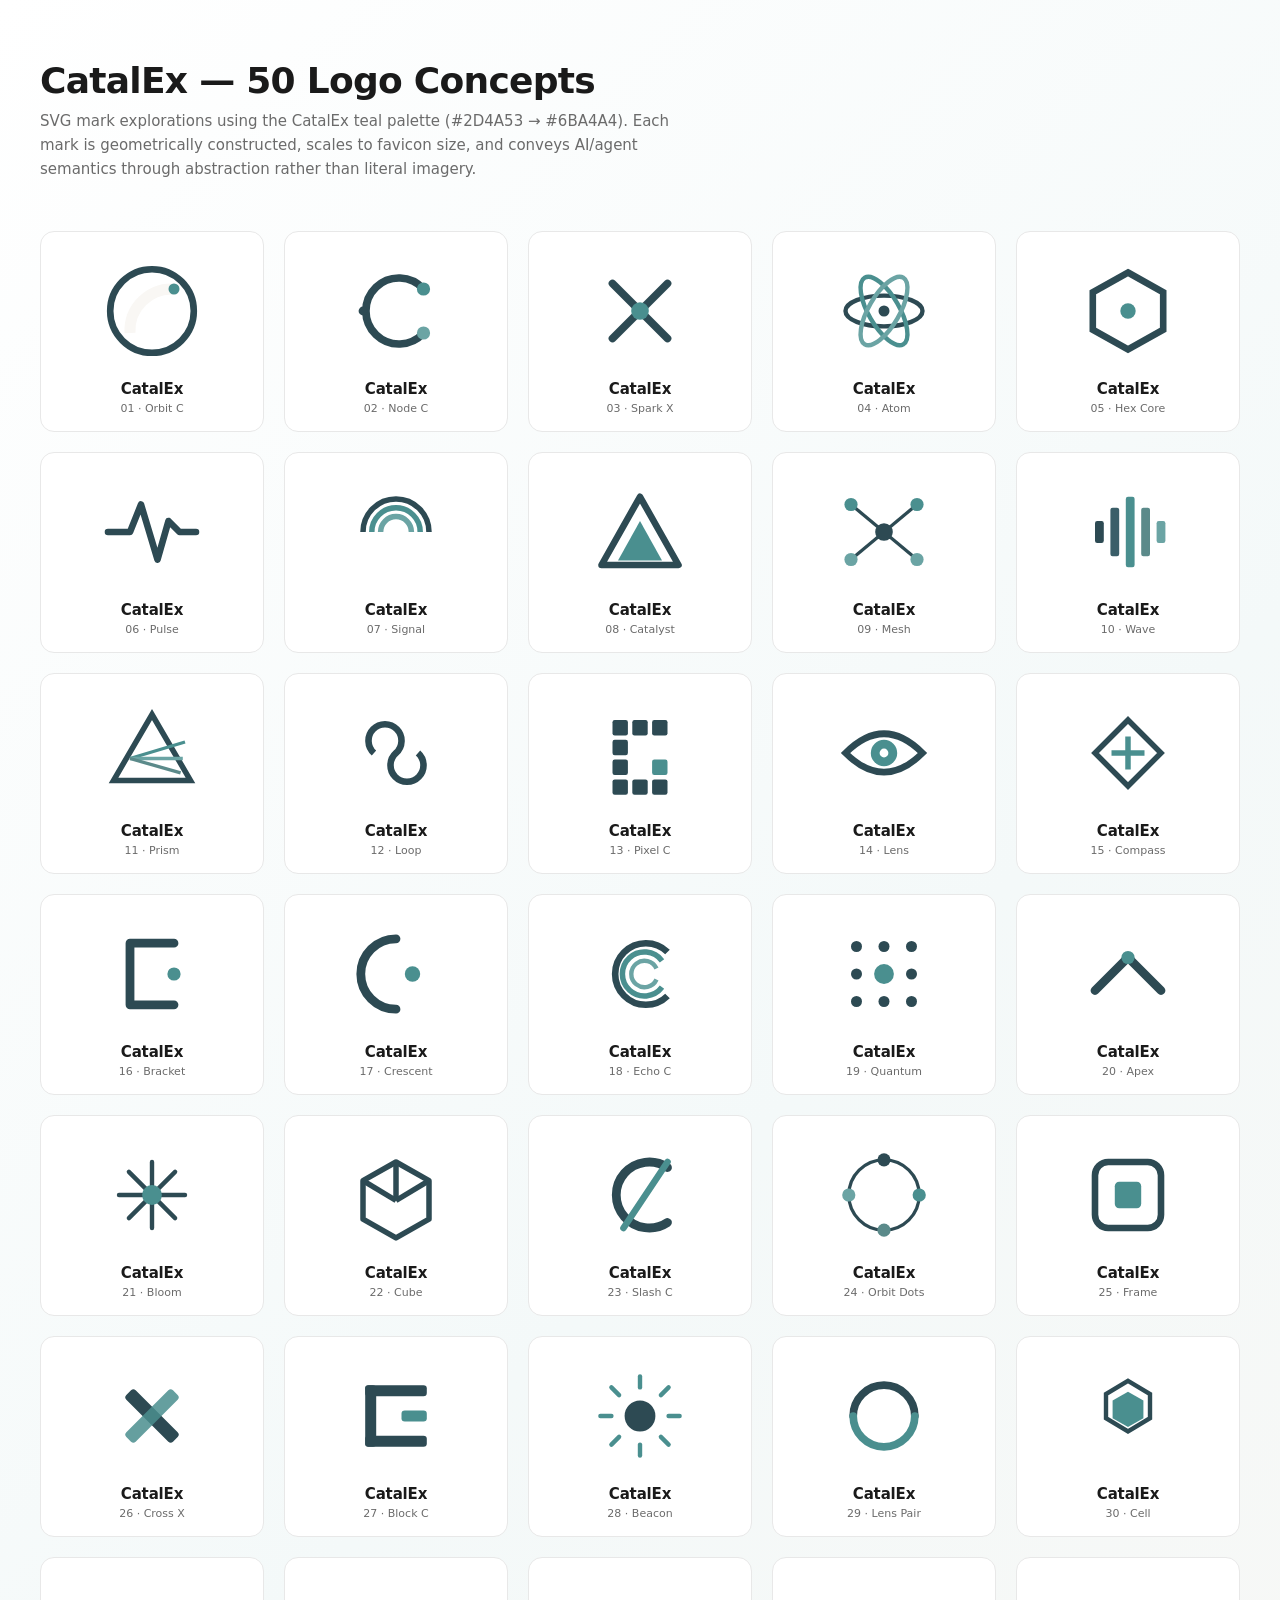
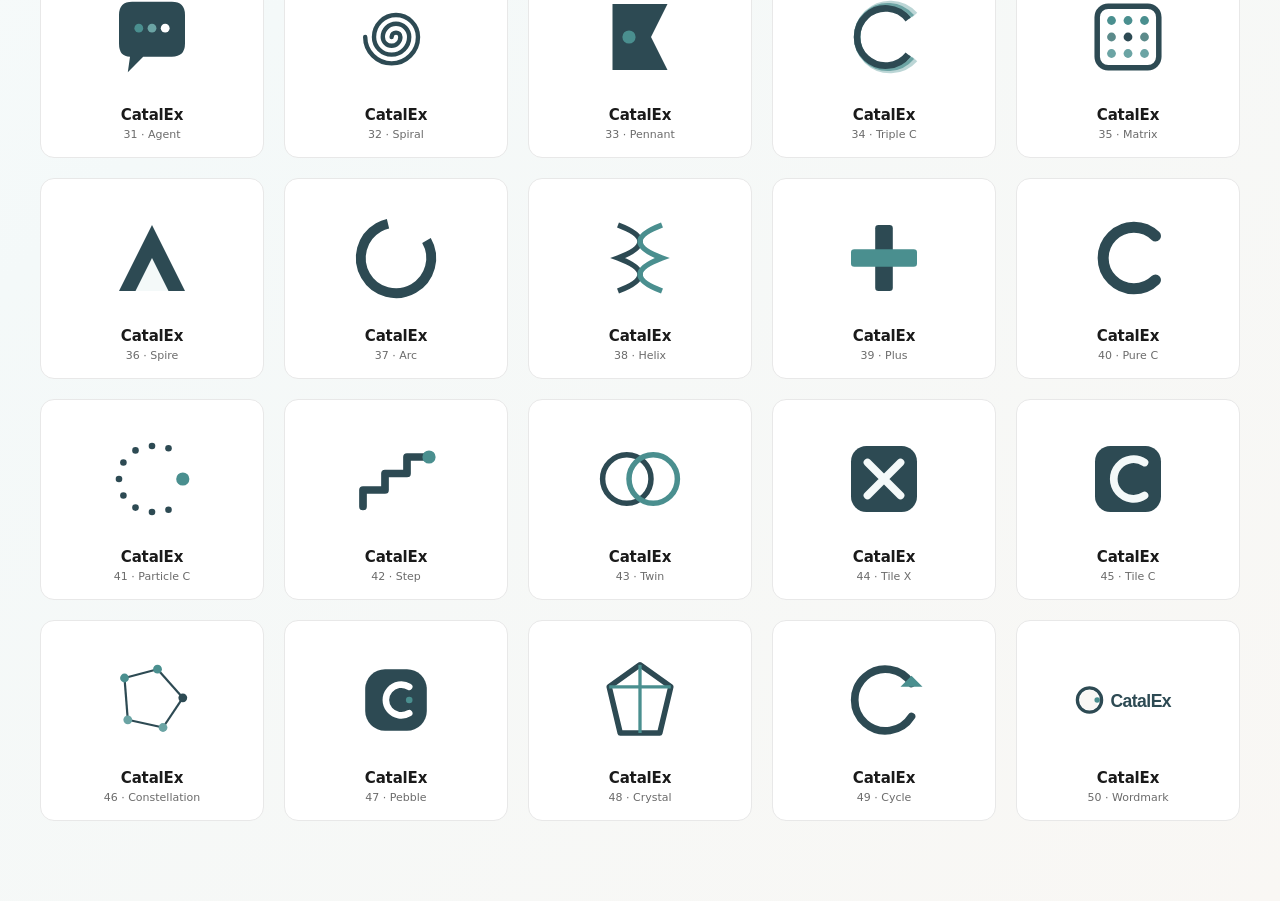
<file: logo-concepts.html>
<!DOCTYPE html>
<html lang="en">
<head>
<meta charset="UTF-8">
<title>CatalEx — 50 Logo Concepts</title>
<style>
  :root {
    --bg: #ffffff;
    --warm: #F9F7F4;
    --teal-tint: #F4F9F9;
    --ink: #1A1A1A;
    --muted: #6B6B6B;
    --c1: #2D4A53;
    --c2: #3A5E68;
    --c3: #4A8F8F;
    --c4: #5B8A8A;
    --c5: #6BA4A4;
  }
  * { box-sizing: border-box; }
  body {
    margin: 0;
    font-family: -apple-system, BlinkMacSystemFont, "Inter", system-ui, sans-serif;
    background: linear-gradient(135deg, #ffffff 0%, var(--teal-tint) 50%, var(--warm) 100%);
    color: var(--ink);
    padding: 60px 40px 80px;
  }
  header {
    max-width: 1200px;
    margin: 0 auto 50px;
  }
  h1 {
    font-size: 36px;
    font-weight: 600;
    letter-spacing: -0.02em;
    margin: 0 0 8px;
  }
  header p {
    color: var(--muted);
    font-size: 15px;
    margin: 0;
    max-width: 640px;
    line-height: 1.6;
  }
  .grid {
    max-width: 1200px;
    margin: 0 auto;
    display: grid;
    grid-template-columns: repeat(auto-fill, minmax(200px, 1fr));
    gap: 20px;
  }
  .card {
    background: var(--bg);
    border: 1px solid #E8E8E8;
    border-radius: 14px;
    padding: 24px 16px 16px;
    display: flex;
    flex-direction: column;
    align-items: center;
    transition: transform .2s ease, box-shadow .2s ease, border-color .2s ease;
  }
  .card:hover {
    transform: translateY(-3px);
    box-shadow: 0 12px 32px -12px rgba(45,74,83,0.25);
    border-color: var(--c3);
  }
  .mark {
    width: 110px;
    height: 110px;
    display: flex;
    align-items: center;
    justify-content: center;
  }
  .mark svg { width: 100%; height: 100%; display: block; }
  .label {
    margin-top: 14px;
    font-size: 15px;
    font-weight: 600;
    letter-spacing: -0.01em;
    color: var(--ink);
  }
  .num {
    font-size: 11px;
    color: var(--muted);
    margin-top: 4px;
    font-variant-numeric: tabular-nums;
  }
  .desc {
    font-size: 11px;
    color: var(--muted);
    margin-top: 6px;
    text-align: center;
    line-height: 1.4;
    min-height: 28px;
  }
  /* Dark variant row */
  .card.dark {
    background: var(--c1);
    border-color: var(--c1);
  }
  .card.dark .label { color: #fff; }
  .card.dark .num, .card.dark .desc { color: #B8CFCF; }
</style>
</head>
<body>
<header>
  <h1>CatalEx — 50 Logo Concepts</h1>
  <p>SVG mark explorations using the CatalEx teal palette (#2D4A53 → #6BA4A4). Each mark is geometrically constructed, scales to favicon size, and conveys AI/agent semantics through abstraction rather than literal imagery.</p>
</header>

<div class="grid">

<!-- 01 Orbit C -->
<div class="card"><div class="mark"><svg viewBox="0 0 100 100"><circle cx="50" cy="50" r="38" fill="none" stroke="#2D4A53" stroke-width="6"/><path d="M70 30 A38 38 0 0 0 30 70" fill="none" stroke="#F9F7F4" stroke-width="10"/><circle cx="70" cy="30" r="5" fill="#4A8F8F"/></svg></div><div class="label">CatalEx</div><div class="num">01 · Orbit C</div></div>

<!-- 02 Node C -->
<div class="card"><div class="mark"><svg viewBox="0 0 100 100"><path d="M75 30 A30 30 0 1 0 75 70" fill="none" stroke="#2D4A53" stroke-width="7" stroke-linecap="round"/><circle cx="75" cy="30" r="6" fill="#4A8F8F"/><circle cx="75" cy="70" r="6" fill="#6BA4A4"/><circle cx="20" cy="50" r="4" fill="#2D4A53"/></svg></div><div class="label">CatalEx</div><div class="num">02 · Node C</div></div>

<!-- 03 Spark X -->
<div class="card"><div class="mark"><svg viewBox="0 0 100 100"><path d="M25 25 L75 75 M75 25 L25 75" stroke="#2D4A53" stroke-width="7" stroke-linecap="round"/><circle cx="50" cy="50" r="8" fill="#4A8F8F"/></svg></div><div class="label">CatalEx</div><div class="num">03 · Spark X</div></div>

<!-- 04 Atom -->
<div class="card"><div class="mark"><svg viewBox="0 0 100 100"><ellipse cx="50" cy="50" rx="35" ry="14" fill="none" stroke="#2D4A53" stroke-width="4"/><ellipse cx="50" cy="50" rx="35" ry="14" fill="none" stroke="#4A8F8F" stroke-width="4" transform="rotate(60 50 50)"/><ellipse cx="50" cy="50" rx="35" ry="14" fill="none" stroke="#6BA4A4" stroke-width="4" transform="rotate(120 50 50)"/><circle cx="50" cy="50" r="5" fill="#2D4A53"/></svg></div><div class="label">CatalEx</div><div class="num">04 · Atom</div></div>

<!-- 05 Hex Mol -->
<div class="card"><div class="mark"><svg viewBox="0 0 100 100"><polygon points="50,15 82,33 82,67 50,85 18,67 18,33" fill="none" stroke="#2D4A53" stroke-width="6"/><circle cx="50" cy="50" r="7" fill="#4A8F8F"/></svg></div><div class="label">CatalEx</div><div class="num">05 · Hex Core</div></div>

<!-- 06 Pulse -->
<div class="card"><div class="mark"><svg viewBox="0 0 100 100"><path d="M10 50 L30 50 L40 25 L55 75 L65 40 L75 50 L90 50" fill="none" stroke="#2D4A53" stroke-width="6" stroke-linecap="round" stroke-linejoin="round"/></svg></div><div class="label">CatalEx</div><div class="num">06 · Pulse</div></div>

<!-- 07 Concentric arcs -->
<div class="card"><div class="mark"><svg viewBox="0 0 100 100"><path d="M20 50 A30 30 0 0 1 80 50" fill="none" stroke="#2D4A53" stroke-width="5"/><path d="M28 50 A22 22 0 0 1 72 50" fill="none" stroke="#4A8F8F" stroke-width="5"/><path d="M36 50 A14 14 0 0 1 64 50" fill="none" stroke="#6BA4A4" stroke-width="5"/></svg></div><div class="label">CatalEx</div><div class="num">07 · Signal</div></div>

<!-- 08 Triangle stack -->
<div class="card"><div class="mark"><svg viewBox="0 0 100 100"><polygon points="50,18 85,80 15,80" fill="none" stroke="#2D4A53" stroke-width="6" stroke-linejoin="round"/><polygon points="50,40 70,76 30,76" fill="#4A8F8F"/></svg></div><div class="label">CatalEx</div><div class="num">08 · Catalyst</div></div>

<!-- 09 Network graph -->
<div class="card"><div class="mark"><svg viewBox="0 0 100 100"><line x1="20" y1="25" x2="50" y2="50" stroke="#2D4A53" stroke-width="3"/><line x1="80" y1="25" x2="50" y2="50" stroke="#2D4A53" stroke-width="3"/><line x1="20" y1="75" x2="50" y2="50" stroke="#2D4A53" stroke-width="3"/><line x1="80" y1="75" x2="50" y2="50" stroke="#2D4A53" stroke-width="3"/><circle cx="20" cy="25" r="6" fill="#4A8F8F"/><circle cx="80" cy="25" r="6" fill="#4A8F8F"/><circle cx="20" cy="75" r="6" fill="#6BA4A4"/><circle cx="80" cy="75" r="6" fill="#6BA4A4"/><circle cx="50" cy="50" r="8" fill="#2D4A53"/></svg></div><div class="label">CatalEx</div><div class="num">09 · Mesh</div></div>

<!-- 10 Wave bars -->
<div class="card"><div class="mark"><svg viewBox="0 0 100 100"><rect x="20" y="40" width="8" height="20" rx="2" fill="#2D4A53"/><rect x="34" y="28" width="8" height="44" rx="2" fill="#3A5E68"/><rect x="48" y="18" width="8" height="64" rx="2" fill="#4A8F8F"/><rect x="62" y="28" width="8" height="44" rx="2" fill="#5B8A8A"/><rect x="76" y="40" width="8" height="20" rx="2" fill="#6BA4A4"/></svg></div><div class="label">CatalEx</div><div class="num">10 · Wave</div></div>

<!-- 11 Prism -->
<div class="card"><div class="mark"><svg viewBox="0 0 100 100"><polygon points="50,15 85,75 15,75" fill="none" stroke="#2D4A53" stroke-width="5"/><line x1="30" y1="55" x2="80" y2="40" stroke="#4A8F8F" stroke-width="3"/><line x1="30" y1="55" x2="78" y2="55" stroke="#6BA4A4" stroke-width="3"/><line x1="30" y1="55" x2="76" y2="68" stroke="#5B8A8A" stroke-width="3"/></svg></div><div class="label">CatalEx</div><div class="num">11 · Prism</div></div>

<!-- 12 Infinity -->
<div class="card"><div class="mark"><svg viewBox="0 0 100 100"><path d="M30 50 A15 15 0 1 1 50 50 A15 15 0 1 0 70 50 A15 15 0 1 1 50 50 A15 15 0 1 0 30 50 Z" fill="none" stroke="#2D4A53" stroke-width="6" stroke-linecap="round"/></svg></div><div class="label">CatalEx</div><div class="num">12 · Loop</div></div>

<!-- 13 Pixel C -->
<div class="card"><div class="mark"><svg viewBox="0 0 100 100"><g fill="#2D4A53"><rect x="25" y="20" width="14" height="14" rx="2"/><rect x="43" y="20" width="14" height="14" rx="2"/><rect x="61" y="20" width="14" height="14" rx="2"/><rect x="25" y="38" width="14" height="14" rx="2"/><rect x="25" y="56" width="14" height="14" rx="2"/><rect x="25" y="74" width="14" height="14" rx="2"/><rect x="43" y="74" width="14" height="14" rx="2"/><rect x="61" y="74" width="14" height="14" rx="2"/></g><rect x="61" y="56" width="14" height="14" rx="2" fill="#4A8F8F"/></svg></div><div class="label">CatalEx</div><div class="num">13 · Pixel C</div></div>

<!-- 14 Eye lens -->
<div class="card"><div class="mark"><svg viewBox="0 0 100 100"><path d="M15 50 Q50 15 85 50 Q50 85 15 50 Z" fill="none" stroke="#2D4A53" stroke-width="6"/><circle cx="50" cy="50" r="12" fill="#4A8F8F"/><circle cx="50" cy="50" r="4" fill="#fff"/></svg></div><div class="label">CatalEx</div><div class="num">14 · Lens</div></div>

<!-- 15 Diamond grid -->
<div class="card"><div class="mark"><svg viewBox="0 0 100 100"><g stroke="#2D4A53" stroke-width="5" fill="none"><polygon points="50,20 80,50 50,80 20,50"/></g><line x1="35" y1="50" x2="65" y2="50" stroke="#4A8F8F" stroke-width="5"/><line x1="50" y1="35" x2="50" y2="65" stroke="#4A8F8F" stroke-width="5"/></svg></div><div class="label">CatalEx</div><div class="num">15 · Compass</div></div>

<!-- 16 Bracket C -->
<div class="card"><div class="mark"><svg viewBox="0 0 100 100"><path d="M70 22 L30 22 L30 78 L70 78" fill="none" stroke="#2D4A53" stroke-width="8" stroke-linecap="round" stroke-linejoin="round"/><circle cx="70" cy="50" r="6" fill="#4A8F8F"/></svg></div><div class="label">CatalEx</div><div class="num">16 · Bracket</div></div>

<!-- 17 Half ring + dot -->
<div class="card"><div class="mark"><svg viewBox="0 0 100 100"><path d="M50 18 A32 32 0 1 0 50 82" fill="none" stroke="#2D4A53" stroke-width="8" stroke-linecap="round"/><circle cx="65" cy="50" r="7" fill="#4A8F8F"/></svg></div><div class="label">CatalEx</div><div class="num">17 · Crescent</div></div>

<!-- 18 Stacked C -->
<div class="card"><div class="mark"><svg viewBox="0 0 100 100"><path d="M75 30 A28 28 0 1 0 75 70" fill="none" stroke="#2D4A53" stroke-width="6"/><path d="M70 38 A20 20 0 1 0 70 62" fill="none" stroke="#4A8F8F" stroke-width="5"/><path d="M65 45 A12 12 0 1 0 65 55" fill="none" stroke="#6BA4A4" stroke-width="4"/></svg></div><div class="label">CatalEx</div><div class="num">18 · Echo C</div></div>

<!-- 19 Quantum dots -->
<div class="card"><div class="mark"><svg viewBox="0 0 100 100"><g fill="#2D4A53"><circle cx="25" cy="25" r="5"/><circle cx="50" cy="25" r="5"/><circle cx="75" cy="25" r="5"/><circle cx="25" cy="50" r="5"/><circle cx="75" cy="50" r="5"/><circle cx="25" cy="75" r="5"/><circle cx="50" cy="75" r="5"/><circle cx="75" cy="75" r="5"/></g><circle cx="50" cy="50" r="9" fill="#4A8F8F"/></svg></div><div class="label">CatalEx</div><div class="num">19 · Quantum</div></div>

<!-- 20 Arrow flow -->
<div class="card"><div class="mark"><svg viewBox="0 0 100 100"><path d="M20 65 L50 35 L80 65" fill="none" stroke="#2D4A53" stroke-width="8" stroke-linecap="round" stroke-linejoin="round"/><circle cx="50" cy="35" r="6" fill="#4A8F8F"/></svg></div><div class="label">CatalEx</div><div class="num">20 · Apex</div></div>

<!-- 21 Bloom -->
<div class="card"><div class="mark"><svg viewBox="0 0 100 100"><g stroke="#2D4A53" stroke-width="4" stroke-linecap="round"><line x1="50" y1="20" x2="50" y2="80"/><line x1="20" y1="50" x2="80" y2="50"/><line x1="29" y1="29" x2="71" y2="71"/><line x1="71" y1="29" x2="29" y2="71"/></g><circle cx="50" cy="50" r="9" fill="#4A8F8F"/></svg></div><div class="label">CatalEx</div><div class="num">21 · Bloom</div></div>

<!-- 22 Cube iso -->
<div class="card"><div class="mark"><svg viewBox="0 0 100 100"><g fill="none" stroke="#2D4A53" stroke-width="5" stroke-linejoin="round"><polygon points="50,20 80,37 80,72 50,89 20,72 20,37"/><line x1="50" y1="20" x2="50" y2="55"/><line x1="50" y1="55" x2="20" y2="37"/><line x1="50" y1="55" x2="80" y2="37"/></g></svg></div><div class="label">CatalEx</div><div class="num">22 · Cube</div></div>

<!-- 23 Slash C -->
<div class="card"><div class="mark"><svg viewBox="0 0 100 100"><path d="M75 25 A30 30 0 1 0 75 75" fill="none" stroke="#2D4A53" stroke-width="8" stroke-linecap="round"/><line x1="35" y1="80" x2="75" y2="20" stroke="#4A8F8F" stroke-width="6" stroke-linecap="round"/></svg></div><div class="label">CatalEx</div><div class="num">23 · Slash C</div></div>

<!-- 24 Orbit dots -->
<div class="card"><div class="mark"><svg viewBox="0 0 100 100"><circle cx="50" cy="50" r="32" fill="none" stroke="#2D4A53" stroke-width="3"/><circle cx="50" cy="18" r="6" fill="#2D4A53"/><circle cx="82" cy="50" r="6" fill="#4A8F8F"/><circle cx="50" cy="82" r="6" fill="#5B8A8A"/><circle cx="18" cy="50" r="6" fill="#6BA4A4"/></svg></div><div class="label">CatalEx</div><div class="num">24 · Orbit Dots</div></div>

<!-- 25 Square ring -->
<div class="card"><div class="mark"><svg viewBox="0 0 100 100"><rect x="20" y="20" width="60" height="60" rx="12" fill="none" stroke="#2D4A53" stroke-width="6"/><rect x="38" y="38" width="24" height="24" rx="4" fill="#4A8F8F"/></svg></div><div class="label">CatalEx</div><div class="num">25 · Frame</div></div>

<!-- 26 X overlap -->
<div class="card"><div class="mark"><svg viewBox="0 0 100 100"><rect x="20" y="44" width="60" height="12" rx="3" fill="#2D4A53" transform="rotate(45 50 50)"/><rect x="20" y="44" width="60" height="12" rx="3" fill="#4A8F8F" transform="rotate(-45 50 50)" opacity="0.85"/></svg></div><div class="label">CatalEx</div><div class="num">26 · Cross X</div></div>

<!-- 27 Bar C -->
<div class="card"><div class="mark"><svg viewBox="0 0 100 100"><rect x="22" y="22" width="56" height="10" rx="3" fill="#2D4A53"/><rect x="22" y="22" width="10" height="56" rx="3" fill="#2D4A53"/><rect x="22" y="68" width="56" height="10" rx="3" fill="#2D4A53"/><rect x="55" y="45" width="23" height="10" rx="3" fill="#4A8F8F"/></svg></div><div class="label">CatalEx</div><div class="num">27 · Block C</div></div>

<!-- 28 Sun rays -->
<div class="card"><div class="mark"><svg viewBox="0 0 100 100"><circle cx="50" cy="50" r="14" fill="#2D4A53"/><g stroke="#4A8F8F" stroke-width="4" stroke-linecap="round"><line x1="50" y1="14" x2="50" y2="24"/><line x1="50" y1="76" x2="50" y2="86"/><line x1="14" y1="50" x2="24" y2="50"/><line x1="76" y1="50" x2="86" y2="50"/><line x1="24" y1="24" x2="31" y2="31"/><line x1="69" y1="69" x2="76" y2="76"/><line x1="76" y1="24" x2="69" y2="31"/><line x1="24" y1="76" x2="31" y2="69"/></g></svg></div><div class="label">CatalEx</div><div class="num">28 · Beacon</div></div>

<!-- 29 Dual arc -->
<div class="card"><div class="mark"><svg viewBox="0 0 100 100"><path d="M22 50 A28 28 0 0 1 78 50" fill="none" stroke="#2D4A53" stroke-width="7" stroke-linecap="round"/><path d="M22 50 A28 28 0 0 0 78 50" fill="none" stroke="#4A8F8F" stroke-width="7" stroke-linecap="round"/></svg></div><div class="label">CatalEx</div><div class="num">29 · Lens Pair</div></div>

<!-- 30 Hex grid mini -->
<div class="card"><div class="mark"><svg viewBox="0 0 100 100"><g fill="none" stroke="#2D4A53" stroke-width="4"><polygon points="50,18 70,30 70,52 50,64 30,52 30,30"/><polygon points="30,52 50,64 50,86 30,98" stroke="none"/></g><polygon points="50,28 64,36 64,52 50,60 36,52 36,36" fill="#4A8F8F"/></svg></div><div class="label">CatalEx</div><div class="num">30 · Cell</div></div>

<!-- 31 Chat dot -->
<div class="card"><div class="mark"><svg viewBox="0 0 100 100"><path d="M20 30 Q20 18 32 18 L68 18 Q80 18 80 30 L80 56 Q80 68 68 68 L42 68 L28 82 L30 68 Q20 68 20 56 Z" fill="#2D4A53"/><circle cx="38" cy="42" r="4" fill="#4A8F8F"/><circle cx="50" cy="42" r="4" fill="#6BA4A4"/><circle cx="62" cy="42" r="4" fill="#fff"/></svg></div><div class="label">CatalEx</div><div class="num">31 · Agent</div></div>

<!-- 32 Spiral -->
<div class="card"><div class="mark"><svg viewBox="0 0 100 100"><path d="M50 50 m-4 0 a4 4 0 1 1 8 0 a8 8 0 1 1 -16 0 a12 12 0 1 1 24 0 a16 16 0 1 1 -32 0 a20 20 0 1 1 40 0 a24 24 0 1 1 -48 0" fill="none" stroke="#2D4A53" stroke-width="4" stroke-linecap="round"/></svg></div><div class="label">CatalEx</div><div class="num">32 · Spiral</div></div>

<!-- 33 Flag arrow -->
<div class="card"><div class="mark"><svg viewBox="0 0 100 100"><path d="M25 20 L75 20 L60 50 L75 80 L25 80 Z" fill="#2D4A53"/><circle cx="40" cy="50" r="6" fill="#4A8F8F"/></svg></div><div class="label">CatalEx</div><div class="num">33 · Pennant</div></div>

<!-- 34 Layered C -->
<div class="card"><div class="mark"><svg viewBox="0 0 100 100"><path d="M78 30 A30 30 0 1 0 78 70" fill="none" stroke="#6BA4A4" stroke-width="6" opacity="0.45"/><path d="M75 32 A28 28 0 1 0 75 68" fill="none" stroke="#4A8F8F" stroke-width="6" opacity="0.7"/><path d="M72 34 A26 26 0 1 0 72 66" fill="none" stroke="#2D4A53" stroke-width="6"/></svg></div><div class="label">CatalEx</div><div class="num">34 · Triple C</div></div>

<!-- 35 Square dots -->
<div class="card"><div class="mark"><svg viewBox="0 0 100 100"><rect x="22" y="22" width="56" height="56" rx="10" fill="none" stroke="#2D4A53" stroke-width="5"/><circle cx="35" cy="35" r="4" fill="#4A8F8F"/><circle cx="50" cy="35" r="4" fill="#4A8F8F"/><circle cx="65" cy="35" r="4" fill="#4A8F8F"/><circle cx="35" cy="50" r="4" fill="#5B8A8A"/><circle cx="50" cy="50" r="4" fill="#2D4A53"/><circle cx="65" cy="50" r="4" fill="#5B8A8A"/><circle cx="35" cy="65" r="4" fill="#6BA4A4"/><circle cx="50" cy="65" r="4" fill="#6BA4A4"/><circle cx="65" cy="65" r="4" fill="#6BA4A4"/></svg></div><div class="label">CatalEx</div><div class="num">35 · Matrix</div></div>

<!-- 36 Wedge -->
<div class="card"><div class="mark"><svg viewBox="0 0 100 100"><path d="M20 80 L50 20 L80 80 Z" fill="#2D4A53"/><path d="M35 80 L50 50 L65 80 Z" fill="#F4F9F9"/></svg></div><div class="label">CatalEx</div><div class="num">36 · Spire</div></div>

<!-- 37 C with gap -->
<div class="card"><div class="mark"><svg viewBox="0 0 100 100"><circle cx="50" cy="50" r="32" fill="none" stroke="#2D4A53" stroke-width="9" stroke-dasharray="160 200" transform="rotate(-30 50 50)"/></svg></div><div class="label">CatalEx</div><div class="num">37 · Arc</div></div>

<!-- 38 Double helix -->
<div class="card"><div class="mark"><svg viewBox="0 0 100 100"><path d="M30 20 Q70 35 30 50 Q70 65 30 80" fill="none" stroke="#2D4A53" stroke-width="5"/><path d="M70 20 Q30 35 70 50 Q30 65 70 80" fill="none" stroke="#4A8F8F" stroke-width="5"/></svg></div><div class="label">CatalEx</div><div class="num">38 · Helix</div></div>

<!-- 39 Plus grid -->
<div class="card"><div class="mark"><svg viewBox="0 0 100 100"><rect x="42" y="20" width="16" height="60" rx="3" fill="#2D4A53"/><rect x="20" y="42" width="60" height="16" rx="3" fill="#4A8F8F"/></svg></div><div class="label">CatalEx</div><div class="num">39 · Plus</div></div>

<!-- 40 Lens C -->
<div class="card"><div class="mark"><svg viewBox="0 0 100 100"><path d="M75 30 A28 28 0 1 0 75 70" fill="none" stroke="#2D4A53" stroke-width="10" stroke-linecap="round"/></svg></div><div class="label">CatalEx</div><div class="num">40 · Pure C</div></div>

<!-- 41 Dot field C -->
<div class="card"><div class="mark"><svg viewBox="0 0 100 100"><g fill="#2D4A53"><circle cx="65" cy="22" r="3"/><circle cx="50" cy="20" r="3"/><circle cx="35" cy="24" r="3"/><circle cx="24" cy="35" r="3"/><circle cx="20" cy="50" r="3"/><circle cx="24" cy="65" r="3"/><circle cx="35" cy="76" r="3"/><circle cx="50" cy="80" r="3"/><circle cx="65" cy="78" r="3"/></g><circle cx="78" cy="50" r="6" fill="#4A8F8F"/></svg></div><div class="label">CatalEx</div><div class="num">41 · Particle C</div></div>

<!-- 42 Stair -->
<div class="card"><div class="mark"><svg viewBox="0 0 100 100"><path d="M20 75 L20 60 L40 60 L40 45 L60 45 L60 30 L80 30" fill="none" stroke="#2D4A53" stroke-width="7" stroke-linecap="round" stroke-linejoin="round"/><circle cx="80" cy="30" r="6" fill="#4A8F8F"/></svg></div><div class="label">CatalEx</div><div class="num">42 · Step</div></div>

<!-- 43 Twin orbit -->
<div class="card"><div class="mark"><svg viewBox="0 0 100 100"><circle cx="38" cy="50" r="22" fill="none" stroke="#2D4A53" stroke-width="5"/><circle cx="62" cy="50" r="22" fill="none" stroke="#4A8F8F" stroke-width="5"/></svg></div><div class="label">CatalEx</div><div class="num">43 · Twin</div></div>

<!-- 44 Tag X -->
<div class="card"><div class="mark"><svg viewBox="0 0 100 100"><rect x="20" y="20" width="60" height="60" rx="14" fill="#2D4A53"/><path d="M35 35 L65 65 M65 35 L35 65" stroke="#F4F9F9" stroke-width="7" stroke-linecap="round"/></svg></div><div class="label">CatalEx</div><div class="num">44 · Tile X</div></div>

<!-- 45 Tag C -->
<div class="card"><div class="mark"><svg viewBox="0 0 100 100"><rect x="20" y="20" width="60" height="60" rx="14" fill="#2D4A53"/><path d="M65 35 A18 18 0 1 0 65 65" fill="none" stroke="#F4F9F9" stroke-width="7" stroke-linecap="round"/></svg></div><div class="label">CatalEx</div><div class="num">45 · Tile C</div></div>

<!-- 46 Constellation -->
<div class="card"><div class="mark"><svg viewBox="0 0 100 100"><line x1="25" y1="30" x2="55" y2="22" stroke="#2D4A53" stroke-width="2"/><line x1="55" y1="22" x2="78" y2="48" stroke="#2D4A53" stroke-width="2"/><line x1="78" y1="48" x2="60" y2="75" stroke="#2D4A53" stroke-width="2"/><line x1="60" y1="75" x2="28" y2="68" stroke="#2D4A53" stroke-width="2"/><line x1="28" y1="68" x2="25" y2="30" stroke="#2D4A53" stroke-width="2"/><circle cx="25" cy="30" r="4" fill="#4A8F8F"/><circle cx="55" cy="22" r="4" fill="#4A8F8F"/><circle cx="78" cy="48" r="4" fill="#2D4A53"/><circle cx="60" cy="75" r="4" fill="#6BA4A4"/><circle cx="28" cy="68" r="4" fill="#6BA4A4"/></svg></div><div class="label">CatalEx</div><div class="num">46 · Constellation</div></div>

<!-- 47 Soft square -->
<div class="card"><div class="mark"><svg viewBox="0 0 100 100"><rect x="22" y="22" width="56" height="56" rx="18" fill="#2D4A53"/><path d="M62 38 A14 14 0 1 0 62 62" fill="none" stroke="#fff" stroke-width="6" stroke-linecap="round"/><circle cx="62" cy="50" r="3" fill="#4A8F8F"/></svg></div><div class="label">CatalEx</div><div class="num">47 · Pebble</div></div>

<!-- 48 Crystal -->
<div class="card"><div class="mark"><svg viewBox="0 0 100 100"><polygon points="50,18 78,38 68,80 32,80 22,38" fill="none" stroke="#2D4A53" stroke-width="5" stroke-linejoin="round"/><line x1="50" y1="18" x2="50" y2="80" stroke="#4A8F8F" stroke-width="3"/><line x1="22" y1="38" x2="78" y2="38" stroke="#4A8F8F" stroke-width="3"/></svg></div><div class="label">CatalEx</div><div class="num">48 · Crystal</div></div>

<!-- 49 Loop arrow -->
<div class="card"><div class="mark"><svg viewBox="0 0 100 100"><path d="M75 35 A28 28 0 1 0 75 65" fill="none" stroke="#2D4A53" stroke-width="7" stroke-linecap="round"/><polygon points="75,28 85,38 65,38" fill="#4A8F8F"/></svg></div><div class="label">CatalEx</div><div class="num">49 · Cycle</div></div>

<!-- 50 Wordmark mini -->
<div class="card"><div class="mark"><svg viewBox="0 0 200 100"><circle cx="30" cy="50" r="22" fill="none" stroke="#2D4A53" stroke-width="6"/><path d="M44 38 A18 18 0 1 0 44 62" fill="#F9F7F4" stroke="none"/><circle cx="44" cy="50" r="5" fill="#4A8F8F"/><text x="68" y="62" font-family="-apple-system, Inter, sans-serif" font-size="32" font-weight="600" fill="#2D4A53" letter-spacing="-1">CatalEx</text></svg></div><div class="label">CatalEx</div><div class="num">50 · Wordmark</div></div>

</div>
</body>
</html>
</file>
<file: style.css>
html {
  font-size: clamp(14px, 1.2vw, 16px);
}

:root {
  --bg: #ffffff;
  --bg-dark: #1A1A1A;
  --bg-secondary: #F8F8F8;
  --text: #1A1A1A;
  --text-muted: #6B6B6B;
  --text-tertiary: #9CA3AF;
  --accent-primary: #2D4A53;
  --accent-hover: #3A5E68;
  --accent-light: #4A8F8F;
  --accent-subtle: rgba(45, 74, 83, 0.08);
  --accent-warm: rgba(74, 143, 143, 0.06);
  --accent-glow: rgba(45, 74, 83, 0.12);
  --teal-tint: #F4F9F9;
  --warm-tint: #F9F7F4;
  --border: #E8E8E8;
  --border-hover: #D0D0D0;
  --slate: #FAFAFA;
  --error: #ef4444;
  --success: #10B981;
  --font-heading: 'Fraunces', 'Instrument Serif', Georgia, serif;
  --font-main: 'Instrument Sans', -apple-system, system-ui, sans-serif;
  --font-italic-display: 'Instrument Serif', 'Fraunces', Georgia, serif;
  --transition: all 0.2s ease;
  --transition-slow: all 0.4s cubic-bezier(0.4, 0, 0.2, 1);
  --max-width: 1120px;
  --shadow-sm: 0 1px 3px rgba(0, 0, 0, 0.05);
  --shadow-md: 0 4px 12px rgba(0, 0, 0, 0.08);
  --shadow-lg: 0 12px 30px rgba(0, 0, 0, 0.1);
  --shadow-teal: 0 4px 16px rgba(45, 74, 83, 0.1);
  --radius-sm: 6px;
  --radius-md: 8px;
  --radius-lg: 12px;
}

* {
  margin: 0;
  padding: 0;
  box-sizing: border-box;
}

body {
  background-color: var(--bg);
  color: var(--text);
  font-family: var(--font-main);
  min-height: 100vh;
  overflow-x: hidden;
  -webkit-font-smoothing: antialiased;
}

h1, h2, h3, h4 {
  font-family: var(--font-heading);
}

button,
.choice-item,
.scale-item {
  min-height: 48px;
}

.page-section {
  display: none;
  width: 100%;
}

.page-section.active {
  display: block;
}

/* Layout */
.content-container {
  max-width: var(--max-width);
  margin: 0 auto;
  padding: 0 2rem;
}

/* Navbar */
.navbar {
  padding: 1rem 0;
  border-bottom: 1px solid var(--border);
  background: rgba(255, 255, 255, 0.95);
  backdrop-filter: blur(8px);
  position: sticky;
  top: 0;
  z-index: 100;
}

.nav-container {
  display: flex;
  justify-content: space-between;
  align-items: center;
  max-width: var(--max-width);
  margin: 0 auto;
  padding: 0 2rem;
}

.logo {
  display: flex;
  align-items: center;
  gap: 0.625rem;
  text-decoration: none;
  color: var(--text);
}

.logo-img {
  height: 28px;
  width: auto;
}

.logo-text {
  font-family: var(--font-heading);
  font-size: 1.25rem;
  font-weight: 600;
  letter-spacing: -0.02em;
}

.nav-links {
  display: flex;
  gap: 2rem;
  align-items: center;
}

.nav-links a {
  text-decoration: none;
  font-size: 0.875rem;
  font-weight: 500;
  color: var(--text-muted);
  transition: var(--transition);
}

.nav-links a:hover {
  color: var(--text);
}

/* Scroll fade-in animation - visible by default; enhanced by JS observer */
.fade-in {
  opacity: 1;
  transform: none;
  transition: opacity 0.6s ease, transform 0.6s ease;
}
.js .fade-in:not(.visible) {
  opacity: 0;
  transform: translateY(24px);
}
.fade-in.visible {
  opacity: 1;
  transform: translateY(0);
}

/* Hero */
.hero-section {
  padding: 7rem 0 6rem;
  text-align: left;
  background: linear-gradient(135deg, #ffffff 0%, var(--teal-tint) 50%, var(--warm-tint) 100%);
  position: relative;
  overflow: hidden;
}

.hero-section::before {
  content: '';
  position: absolute;
  top: -50%;
  right: -20%;
  width: 600px;
  height: 600px;
  background: radial-gradient(circle, rgba(45, 74, 83, 0.04) 0%, transparent 70%);
  border-radius: 50%;
  pointer-events: none;
}

.hero-section::after {
  content: '';
  position: absolute;
  bottom: -30%;
  left: -10%;
  width: 400px;
  height: 400px;
  background: radial-gradient(circle, rgba(74, 143, 143, 0.04) 0%, transparent 70%);
  border-radius: 50%;
  pointer-events: none;
}

.hero-section .content-container {
  display: flex;
  flex-direction: column;
  align-items: flex-start;
  max-width: var(--max-width);
}

.hero-content h1 {
  font-size: 3.5rem;
  line-height: 1.15;
  font-weight: 700;
  letter-spacing: -0.03em;
  margin: 1.5rem 0;
  min-height: 9rem;
  color: var(--text);
}

.typewriter {
  display: inline-block;
  color: var(--accent-primary);
  border-right: 2px solid var(--accent-primary);
  white-space: nowrap;
  overflow: hidden;
}

@keyframes blink-caret {
  from, to { border-color: transparent }
  50% { border-color: var(--accent-primary); }
}

.hero-subheading {
  font-size: 1.125rem;
  color: var(--text-muted);
  line-height: 1.7;
  margin-bottom: 2.5rem;
  max-width: 560px;
}

.badge {
  display: inline-block;
  padding: 0.375rem 0.875rem;
  background: linear-gradient(135deg, var(--accent-subtle), rgba(74, 143, 143, 0.1));
  border: 1px solid rgba(45, 74, 83, 0.15);
  border-radius: 99px;
  font-size: 0.6875rem;
  font-weight: 600;
  text-transform: uppercase;
  color: var(--accent-primary);
  letter-spacing: 0.06em;
}

.hero-actions {
  display: flex;
  gap: 1rem;
}

/* Features */
.features-section {
  padding: 6rem 0;
  background: linear-gradient(180deg, var(--teal-tint) 0%, var(--slate) 100%);
}

.section-header {
  text-align: center;
  margin-bottom: 4rem;
}

.section-header h2 {
  font-size: 2.25rem;
  font-weight: 700;
  letter-spacing: -0.02em;
  margin-bottom: 0.75rem;
}

.section-header p {
  color: var(--text-muted);
  font-size: 1.0625rem;
}

.features-grid {
  display: grid;
  grid-template-columns: repeat(4, 1fr);
  gap: 1.5rem;
}

.feature-card {
  padding: 2rem;
  background: var(--bg);
  border: 1px solid var(--border);
  border-radius: var(--radius-lg);
  transition: var(--transition);
  border-top: 2px solid transparent;
}

.feature-card:nth-child(1) { border-top-color: #2D4A53; }
.feature-card:nth-child(2) { border-top-color: #4A8F8F; }
.feature-card:nth-child(3) { border-top-color: #5B8A8A; }
.feature-card:nth-child(4) { border-top-color: #3A5E68; }
.feature-card:nth-child(5) { border-top-color: #6BA4A4; }
.feature-card:nth-child(6) { border-top-color: #2D4A53; }
.feature-card:nth-child(7) { border-top-color: #4A8F8F; }
.feature-card:nth-child(8) { border-top-color: #5B8A8A; }

.feature-card:hover {
  border-color: rgba(45, 74, 83, 0.2);
  box-shadow: var(--shadow-teal);
  transform: translateY(-3px);
}

.feature-icon {
  width: 40px;
  height: 40px;
  display: flex;
  align-items: center;
  justify-content: center;
  background: var(--accent-subtle);
  border-radius: var(--radius-md);
  color: var(--accent-primary);
  margin-bottom: 1.25rem;
  transition: var(--transition);
}

.feature-card:hover .feature-icon {
  background: var(--accent-glow);
  transform: scale(1.05);
}

.feature-card h3 {
  font-size: 1.0625rem;
  font-weight: 600;
  margin-bottom: 0.5rem;
  color: var(--text);
}

.feature-card p {
  font-size: 0.875rem;
  color: var(--text-muted);
  line-height: 1.6;
}

/* How It Works */
.how-it-works {
  padding: 6rem 0;
  background: linear-gradient(135deg, #1C2A3A 0%, #2D4A53 50%, #3A6060 100%);
  color: #fff;
  position: relative;
  overflow: hidden;
}

.how-it-works::before {
  content: '';
  position: absolute;
  top: 0;
  left: 0;
  right: 0;
  bottom: 0;
  background:
    radial-gradient(ellipse at 20% 80%, rgba(107, 164, 164, 0.2) 0%, transparent 50%),
    radial-gradient(ellipse at 80% 20%, rgba(74, 143, 143, 0.15) 0%, transparent 50%);
  pointer-events: none;
}

.how-it-works h2 {
  font-size: 2.25rem;
  font-weight: 700;
  text-align: center;
  margin-bottom: 4rem;
  letter-spacing: -0.02em;
}

.steps-grid {
  display: grid;
  grid-template-columns: repeat(3, 1fr);
  gap: 3rem;
  position: relative;
}

.step {
  position: relative;
}

.step:not(:last-child)::after {
  content: '';
  position: absolute;
  top: 2rem;
  right: -1.5rem;
  width: 0.75rem;
  height: 0.75rem;
  border-top: 2px solid rgba(160, 220, 220, 0.4);
  border-right: 2px solid rgba(160, 220, 220, 0.4);
  transform: rotate(45deg);
}

.step-number {
  font-size: 2.5rem;
  font-weight: 700;
  margin-bottom: 1rem;
  font-family: var(--font-heading);
  background: linear-gradient(135deg, rgba(255,255,255,0.3), rgba(160,220,220,0.5));
  -webkit-background-clip: text;
  -webkit-text-fill-color: transparent;
  background-clip: text;
}

.step h4 {
  font-size: 1.25rem;
  margin-bottom: 0.75rem;
  color: #ffffff;
}

.step p {
  opacity: 0.8;
  line-height: 1.6;
  font-size: 0.9375rem;
  color: #D0E8E8;
}

/* Integrations */
.integrations-section {
  padding: 5rem 0;
  background: var(--bg);
}

.integrations-grid {
  display: flex;
  justify-content: center;
  gap: 3rem;
  flex-wrap: wrap;
  margin-top: 2rem;
}

.integration-item {
  display: flex;
  flex-direction: column;
  align-items: center;
  gap: 0.625rem;
  color: var(--text-muted);
  transition: var(--transition);
  padding: 1.25rem 1.5rem;
  border-radius: var(--radius-lg);
}

.integration-item:hover {
  color: var(--text);
  background: var(--teal-tint);
  transform: translateY(-2px);
}

.integration-item span {
  font-size: 0.8125rem;
  font-weight: 500;
}

.integrations-note {
  text-align: center;
  margin-top: 2rem;
  font-size: 0.875rem;
  color: var(--text-tertiary);
}

/* Use Cases */
.use-cases {
  padding: 6rem 0;
  background: linear-gradient(180deg, var(--warm-tint) 0%, #ffffff 100%);
}

.use-cases h2 {
  font-size: 2.25rem;
  font-weight: 700;
  text-align: center;
  margin-bottom: 3.5rem;
  letter-spacing: -0.02em;
}

.use-cases-grid {
  display: grid;
  grid-template-columns: repeat(3, 1fr);
  gap: 1.5rem;
}

.use-case-card {
  padding: 2rem;
  background: var(--bg);
  border: 1px solid var(--border);
  border-radius: var(--radius-lg);
  transition: var(--transition);
}

.use-case-card:hover {
  border-color: rgba(45, 74, 83, 0.2);
  box-shadow: var(--shadow-teal);
  transform: translateY(-3px);
}

.use-case-icon {
  width: 40px;
  height: 40px;
  display: flex;
  align-items: center;
  justify-content: center;
  background: var(--accent-subtle);
  border-radius: var(--radius-md);
  color: var(--accent-primary);
  margin-bottom: 1.25rem;
}

.use-case-card h3 {
  font-size: 1.0625rem;
  font-weight: 600;
  margin-bottom: 0.5rem;
}

.use-case-card p {
  font-size: 0.875rem;
  color: var(--text-muted);
  line-height: 1.6;
}

/* CTA */
.cta-bottom {
  padding: 6rem 0;
  text-align: center;
  background: linear-gradient(180deg, #ffffff 0%, var(--teal-tint) 100%);
  position: relative;
}

.cta-bottom::before {
  content: '';
  position: absolute;
  bottom: 0;
  left: 50%;
  transform: translateX(-50%);
  width: 500px;
  height: 300px;
  background: radial-gradient(ellipse, rgba(45, 74, 83, 0.05) 0%, transparent 70%);
  pointer-events: none;
}

.cta-bottom h2 {
  font-size: 2.5rem;
  font-weight: 700;
  margin-bottom: 1rem;
  letter-spacing: -0.02em;
}

.cta-bottom p {
  font-size: 1.0625rem;
  color: var(--text-muted);
  margin-bottom: 2rem;
}

.cta-actions {
  display: flex;
  gap: 1rem;
  justify-content: center;
}

.cta-muted {
  margin-top: 1.5rem;
  font-size: 0.8125rem;
  color: var(--text-tertiary);
}

/* Divider */
.integrations-section::after {
  content: '';
  display: block;
  width: 80px;
  height: 2px;
  background: linear-gradient(90deg, transparent, var(--accent-primary), transparent);
  margin: 3rem auto 0;
  opacity: 0.2;
}

/* Footer */
.site-footer {
  padding: 3rem 0;
  border-top: 1px solid var(--border);
  background: var(--slate);
}

.footer-inner {
  display: flex;
  align-items: center;
  justify-content: space-between;
  flex-wrap: wrap;
  gap: 1.5rem;
}

.footer-brand {
  display: flex;
  align-items: center;
  gap: 0.5rem;
}

.footer-logo {
  height: 20px;
  width: auto;
}

.footer-name {
  font-family: var(--font-heading);
  font-weight: 600;
  font-size: 0.9375rem;
  color: var(--text);
}

.footer-links-row {
  display: flex;
  gap: 2rem;
}

.footer-links-row a {
  text-decoration: none;
  font-size: 0.8125rem;
  font-weight: 500;
  color: var(--text-muted);
  transition: var(--transition);
}

.footer-links-row a:hover {
  color: var(--text);
}

.footer-copyright {
  font-size: 0.75rem;
  color: var(--text-tertiary);
}

/* Buttons */
.btn-primary {
  background: var(--accent-primary);
  color: #fff;
  border: none;
  padding: 0.625rem 1.25rem;
  border-radius: var(--radius-sm);
  font-family: var(--font-main);
  font-size: 0.875rem;
  font-weight: 600;
  cursor: pointer;
  transition: var(--transition);
  text-decoration: none;
  display: inline-flex;
  align-items: center;
  justify-content: center;
}

.btn-primary:hover {
  background: var(--accent-hover);
  transform: translateY(-1px);
  box-shadow: 0 4px 16px rgba(45, 74, 83, 0.25);
}

.btn-secondary {
  background: var(--bg);
  color: var(--text);
  border: 1px solid var(--border);
  padding: 0.625rem 1.25rem;
  border-radius: var(--radius-sm);
  font-family: var(--font-main);
  font-size: 0.875rem;
  font-weight: 600;
  cursor: pointer;
  transition: var(--transition);
  text-decoration: none;
  display: inline-flex;
  align-items: center;
  justify-content: center;
}

.btn-secondary:hover {
  border-color: var(--border-hover);
  background: var(--slate);
}

.btn-large {
  padding: 0.75rem 1.75rem;
  font-size: 0.9375rem;
}

.btn-small {
  padding: 0.5rem 1rem;
  font-size: 0.8125rem;
}

/* Modal */
.modal {
  display: none;
  position: fixed;
  top: 0;
  left: 0;
  width: 100%;
  height: 100%;
  background: rgba(26, 26, 26, 0.6);
  backdrop-filter: blur(8px);
  z-index: 1000;
  align-items: center;
  justify-content: center;
  opacity: 0;
  transition: var(--transition-slow);
}

.modal.active {
  opacity: 1;
}

.modal-content {
  background: #fff;
  padding: 3rem;
  border-radius: var(--radius-lg);
  max-width: 440px;
  width: 90%;
  position: relative;
  transform: translateY(16px);
  transition: var(--transition-slow);
  box-shadow: var(--shadow-lg);
}

.modal.active .modal-content {
  transform: translateY(0);
}

.modal-content h2 {
  font-family: var(--font-heading);
  margin-bottom: 0.375rem;
}

.modal-content p {
  margin-bottom: 1.5rem;
  color: var(--text-muted);
  line-height: 1.5;
  font-size: 0.9375rem;
}

.close-modal {
  position: absolute;
  top: 1.5rem;
  right: 1.5rem;
  font-size: 1.5rem;
  cursor: pointer;
  color: var(--text-tertiary);
  transition: var(--transition);
  line-height: 1;
}

.close-modal:hover {
  color: var(--text);
}

.success-view-inline {
  text-align: center;
  padding: 1rem 0;
}

.success-icon {
  width: 56px;
  height: 56px;
  background: var(--success);
  color: #fff;
  border-radius: 50%;
  display: flex;
  align-items: center;
  justify-content: center;
  font-size: 1.5rem;
  margin: 0 auto 1.25rem;
  animation: scaleIn 0.4s cubic-bezier(0.175, 0.885, 0.32, 1.275);
}

@keyframes scaleIn {
  from { transform: scale(0); opacity: 0; }
  to { transform: scale(1); opacity: 1; }
}

.form-group {
  margin-bottom: 1.25rem;
}

.form-group label {
  display: block;
  margin-bottom: 0.375rem;
  font-weight: 600;
  font-size: 0.8125rem;
  color: var(--text);
}

.form-group input,
.form-group select {
  width: 100%;
  padding: 0.75rem;
  border: 1px solid var(--border);
  border-radius: var(--radius-sm);
  font-family: inherit;
  font-size: 0.9375rem;
  transition: var(--transition);
  background: var(--bg);
}

.form-group input:focus,
.form-group select:focus {
  outline: none;
  border-color: var(--accent-primary);
  box-shadow: 0 0 0 3px var(--accent-subtle);
}

.form-reassurance {
  margin-top: 1.25rem;
  font-size: 0.75rem;
  color: var(--text-tertiary);
  text-align: center;
}

/* Get Started Form */
#get-started {
  background-color: var(--slate);
  min-height: 100vh;
}

.form-wrapper {
  max-width: 800px;
  margin: 0 auto;
  padding: 8rem 2rem;
  min-height: 70vh;
  display: flex;
  flex-direction: column;
  justify-content: center;
}

.question-container {
  display: none;
  opacity: 0;
  transform: translateY(16px);
  transition: var(--transition-slow);
}

.question-container.active {
  display: block;
  opacity: 1;
  transform: translateY(0);
}

.question-number {
  font-size: 0.8125rem;
  font-weight: 700;
  color: var(--accent-primary);
  margin-bottom: 1.5rem;
  text-transform: uppercase;
  letter-spacing: 0.08em;
}

.question-text {
  font-size: 2.25rem;
  font-weight: 700;
  letter-spacing: -0.03em;
  color: var(--text);
  font-family: var(--font-heading);
}

.input-field {
  width: 100%;
  background: transparent;
  border: none;
  border-bottom: 2px solid var(--border);
  padding: 1.25rem 0;
  font-size: 1.25rem;
  font-family: var(--font-main);
  color: var(--text);
  transition: var(--transition);
  outline: none;
}

.input-field:focus {
  border-color: var(--accent-primary);
}

.choices-grid {
  display: grid;
  gap: 0.75rem;
  margin-top: 2rem;
}

.choices-grid.compact-grid {
  grid-template-columns: repeat(auto-fit, minmax(240px, 1fr));
}

.choice-item {
  display: flex;
  align-items: center;
  padding: 1rem 1.25rem;
  border: 1px solid var(--border);
  border-radius: var(--radius-md);
  cursor: pointer;
  transition: var(--transition);
  background: #fff;
  font-size: 0.9375rem;
}

.choice-item:hover {
  border-color: var(--accent-primary);
  background: var(--accent-subtle);
}

.choice-item.selected {
  border-color: var(--accent-primary);
  background: var(--accent-subtle);
}

.choice-key {
  display: inline-flex;
  align-items: center;
  justify-content: center;
  width: 26px;
  height: 26px;
  border: 1px solid var(--border);
  border-radius: var(--radius-sm);
  font-size: 0.6875rem;
  font-weight: 700;
  margin-right: 1rem;
  color: var(--text-muted);
  flex-shrink: 0;
}

.choice-item.selected .choice-key {
  background: var(--accent-primary);
  color: #fff;
  border-color: var(--accent-primary);
}

.choice-item input {
  display: none;
}

.scale-grid {
  display: flex;
  gap: 0.5rem;
  flex-wrap: wrap;
  margin-top: 2rem;
}

.scale-item {
  width: 48px;
  height: 48px;
  display: flex;
  align-items: center;
  justify-content: center;
  border: 1px solid var(--border);
  border-radius: var(--radius-md);
  cursor: pointer;
  transition: var(--transition);
  font-weight: 600;
  font-size: 0.875rem;
}

.scale-item:hover {
  border-color: var(--accent-primary);
}

.scale-item.selected {
  background: var(--accent-primary);
  color: #fff;
  border-color: var(--accent-primary);
}

.scale-item input {
  display: none;
}

.scale-labels {
  display: flex;
  justify-content: space-between;
  margin-top: 1rem;
  font-size: 0.8125rem;
  color: var(--text-tertiary);
  font-style: italic;
}

.scale-labels span:last-child {
  text-align: right;
}

.nav-footer {
  position: fixed;
  bottom: 0;
  left: 0;
  width: 100%;
  padding: 1.25rem 2rem;
  display: flex;
  justify-content: space-between;
  align-items: center;
  background: rgba(255, 255, 255, 0.95);
  backdrop-filter: blur(8px);
  border-top: 1px solid var(--border);
  z-index: 100;
}

.progress-info {
  font-size: 0.8125rem;
  font-weight: 600;
  color: var(--text-muted);
}

.footer-controls {
  display: flex;
  flex-direction: row;
  gap: 0.75rem;
  align-items: center;
}

.keyboard-hint {
  font-size: 0.6875rem;
  opacity: 0.5;
  margin-left: 0.375rem;
}

.error-message {
  color: var(--error);
  font-size: 0.8125rem;
  margin-top: 0.75rem;
  display: none;
}

.success-view {
  text-align: center;
  display: none;
}

.success-view h2 {
  font-size: 2.5rem;
  margin-bottom: 0.75rem;
  font-family: var(--font-heading);
}

.home-icon-link {
  position: fixed;
  top: 1.5rem;
  left: 1.5rem;
  color: var(--text-muted);
  transition: var(--transition);
  z-index: 1000;
  padding: 0.5rem;
  border-radius: 50%;
  background: rgba(255, 255, 255, 0.9);
  backdrop-filter: blur(4px);
  border: 1px solid var(--border);
  display: flex;
  align-items: center;
  justify-content: center;
}

.home-icon-link:hover {
  color: var(--accent-primary);
  box-shadow: var(--shadow-sm);
}

/* ========================================
   Vision Page
   ======================================== */

#vision {
  background: #050505;
  color: #E6EDF3;
  min-height: 100vh;
  overflow-x: hidden;
}

/* Vision Hero */
.vision-hero {
  min-height: 100vh;
  display: flex;
  flex-direction: column;
  justify-content: center;
  align-items: center;
  text-align: center;
  padding: 4rem 2rem;
  position: relative;
  background:
    radial-gradient(ellipse at 30% 20%, rgba(45, 74, 83, 0.12) 0%, transparent 60%),
    radial-gradient(ellipse at 70% 80%, rgba(74, 143, 143, 0.06) 0%, transparent 50%),
    #050505;
}

.vision-hero::before {
  content: '';
  position: absolute;
  inset: 0;
  background-image:
    radial-gradient(circle at 20% 50%, rgba(45, 74, 83, 0.04) 1px, transparent 1px),
    radial-gradient(circle at 80% 30%, rgba(45, 74, 83, 0.02) 1px, transparent 1px);
  background-size: 60px 60px, 90px 90px;
  pointer-events: none;
}

.vision-hero-inner {
  position: relative;
  max-width: 720px;
}

.vision-badge {
  display: inline-block;
  padding: 0.375rem 1rem;
  background: rgba(45, 74, 83, 0.3);
  border: 1px solid rgba(74, 143, 143, 0.25);
  border-radius: 99px;
  font-size: 0.6875rem;
  font-weight: 600;
  text-transform: uppercase;
  color: #7EC8C8;
  letter-spacing: 0.1em;
  margin-bottom: 2.5rem;
}

.vision-title {
  font-family: var(--font-heading);
  font-size: 4.5rem;
  font-weight: 700;
  line-height: 1.15;
  letter-spacing: -0.04em;
  color: #F0F6FC;
  margin-bottom: 2rem;
  padding-top: 0.1em;
  background: linear-gradient(135deg, #F0F6FC 0%, #7EC8C8 100%);
  -webkit-background-clip: text;
  -webkit-text-fill-color: transparent;
  background-clip: text;
}

.vision-subtitle {
  font-size: 1.1875rem;
  line-height: 1.75;
  color: #8B949E;
  max-width: 560px;
  margin: 0 auto;
}

.vision-subtitle strong {
  color: #7EC8C8;
  font-weight: 600;
}

/* AI shimmer text */
.ai-shimmer-text {
  background: linear-gradient(90deg, #7EC8C8, #D97FCE, #8B6FC0, #7EC8C8, #D97FCE);
  background-size: 300% 100%;
  -webkit-background-clip: text;
  -webkit-text-fill-color: transparent;
  background-clip: text;
  animation: aiShimmer 4s linear infinite;
  font-weight: 700;
}

@keyframes aiShimmer {
  0% { background-position: 0% 50%; }
  100% { background-position: 300% 50%; }
}

/* Hero blur-in animation */
.vision-blur-in {
  opacity: 0;
  filter: blur(12px);
  animation: visionBlurIn 0.9s ease forwards;
}

@keyframes visionBlurIn {
  0% { opacity: 0; filter: blur(12px); transform: translateY(8px); }
  100% { opacity: 1; filter: blur(0); transform: translateY(0); }
}

.vision-scroll-cue {
  position: absolute;
  bottom: 3rem;
  left: 50%;
  transform: translateX(-50%);
  display: flex;
  flex-direction: column;
  align-items: center;
  gap: 0.5rem;
  color: #484F58;
  font-size: 0.6875rem;
  font-weight: 500;
  letter-spacing: 0.08em;
  text-transform: uppercase;
  animation: vision-bob 2s ease-in-out infinite;
}

@keyframes vision-bob {
  0%, 100% { transform: translateX(-50%) translateY(0); }
  50% { transform: translateX(-50%) translateY(6px); }
}


/* Architecture Section */
.vision-arch-section {
  padding: 6rem 2rem;
  background: #050505;
  border-top: 1px solid rgba(255, 255, 255, 0.04);
}

.vision-arch-header {
  text-align: center;
  max-width: 700px;
  margin: 0 auto 4rem;
}

.vision-arch-header h2 {
  font-family: var(--font-heading);
  font-size: 2.5rem;
  font-weight: 700;
  letter-spacing: -0.03em;
  color: #F0F6FC;
  margin-bottom: 1rem;
}

.vision-arch-header p {
  font-size: 1.0625rem;
  line-height: 1.7;
  color: #8B949E;
}

.vision-arch-header strong {
  color: #C9D1D9;
  font-weight: 600;
}

/* Architecture Layout — 2/3 canvas, 1/3 description */
.arch-layout {
  max-width: 1100px;
  margin: 0 auto;
  display: flex;
  gap: 3rem;
  align-items: flex-start;
}

.arch-canvas-wrap {
  flex: 2;
  min-width: 0;
}

.arch-canvas-wrap canvas {
  display: block;
  width: 100%;
  height: auto;
}

/* Architecture Description — 1/3 width */
.arch-description {
  flex: 1;
  display: flex;
  flex-direction: column;
  gap: 1.75rem;
  padding-top: 0.25rem;
}

.arch-desc-item {
  display: flex;
  gap: 0.875rem;
}

.arch-desc-num {
  font-family: var(--font-heading);
  font-size: 0.75rem;
  font-weight: 700;
  color: #2A2A2A;
  flex-shrink: 0;
  padding-top: 2px;
}

.arch-desc-item strong {
  font-size: 0.8125rem;
  font-weight: 600;
  color: #C9D1D9;
  display: block;
  margin-bottom: 0.25rem;
}

.arch-desc-item p {
  font-size: 0.75rem;
  line-height: 1.6;
  color: #484F58;
}

/* What Exists Today Section */
.vision-today-section {
  padding: 6rem 2rem;
  background: #080808;
  border-top: 1px solid rgba(255, 255, 255, 0.04);
}

.vision-today-header {
  text-align: center;
  margin-bottom: 4rem;
}

.vision-today-header h2 {
  font-family: var(--font-heading);
  font-size: 2.5rem;
  font-weight: 700;
  letter-spacing: -0.03em;
  color: #F0F6FC;
  margin-bottom: 0.75rem;
}

.vision-today-header p {
  font-size: 1.0625rem;
  color: #8B949E;
}

.vision-today-content {
  max-width: 900px;
  margin: 0 auto;
}

.today-mcp-grid {
  display: grid;
  grid-template-columns: repeat(6, 1fr);
  gap: 0.75rem;
  margin-bottom: 3rem;
}

.today-mcp-card {
  background: #0A0A0A;
  border: 1px solid rgba(255, 255, 255, 0.06);
  border-radius: 10px;
  padding: 1rem;
  text-align: center;
  transition: all 0.3s ease;
}

.today-mcp-card:hover {
  border-color: rgba(255, 255, 255, 0.1);
}

.today-mcp-icon {
  margin-bottom: 0.5rem;
}

.today-mcp-card h4 {
  font-family: var(--font-heading);
  font-size: 0.8125rem;
  font-weight: 600;
  color: #E6EDF3;
  margin-bottom: 0.25rem;
}

.today-mcp-card p {
  font-size: 0.6875rem;
  line-height: 1.4;
  color: #484F58;
}

.today-features h3 {
  font-family: var(--font-heading);
  font-size: 0.75rem;
  font-weight: 700;
  text-transform: uppercase;
  letter-spacing: 0.12em;
  color: #5A9E9E;
  margin-bottom: 1.5rem;
}

.today-features-grid {
  display: grid;
  grid-template-columns: repeat(2, 1fr);
  gap: 1.25rem;
}

.today-feature-item {
  display: flex;
  gap: 1rem;
  padding: 1.25rem;
  background: #0A0A0A;
  border: 1px solid rgba(255, 255, 255, 0.06);
  border-radius: 10px;
}

.today-feature-item svg {
  color: #5A9E9E;
  flex-shrink: 0;
  margin-top: 2px;
}

.today-feature-item div {
  display: flex;
  flex-direction: column;
  gap: 0.25rem;
}

.today-feature-item strong {
  font-size: 0.875rem;
  font-weight: 600;
  color: #E6EDF3;
}

.today-feature-item span {
  font-size: 0.8125rem;
  color: #6B6B6B;
  line-height: 1.5;
}

.feature-example {
  font-size: 0.75rem !important;
  color: #3D3D3D !important;
  font-style: italic;
  margin-top: 0.375rem;
  padding-top: 0.375rem;
  border-top: 1px solid rgba(255, 255, 255, 0.03);
}

/* Org Transformation Section */
.vision-org-section {
  padding: 6rem 2rem 5rem;
  background: #080808;
  border-top: 1px solid rgba(255, 255, 255, 0.04);
  border-bottom: 1px solid rgba(255, 255, 255, 0.04);
}

.vision-org-header {
  text-align: center;
  margin-bottom: 4rem;
}

.vision-org-header h2 {
  font-family: var(--font-heading);
  font-size: 2.5rem;
  font-weight: 700;
  letter-spacing: -0.03em;
  color: #F0F6FC;
  margin-bottom: 0.75rem;
}

.vision-org-header p {
  font-size: 1.0625rem;
  color: #8B949E;
}

.org-compare {
  display: flex;
  align-items: flex-start;
  justify-content: center;
  gap: 0;
  max-width: 960px;
  margin: 0 auto;
}

.org-side {
  flex: 1;
  display: flex;
  flex-direction: column;
  align-items: center;
}

.org-side-label {
  font-family: var(--font-heading);
  font-size: 0.75rem;
  font-weight: 700;
  text-transform: uppercase;
  letter-spacing: 0.12em;
  margin-bottom: 1.5rem;
  color: #484F58;
}

.org-tomorrow .org-side-label {
  color: #7EC8C8;
}

.org-network {
  position: relative;
  width: 420px;
  height: 380px;
}

.org-network canvas {
  display: block;
}

.org-bottom-message {
  display: flex;
  flex-direction: column;
  align-items: center;
  gap: 0.25rem;
  margin-top: 3rem;
  font-size: 1rem;
  line-height: 1.7;
  text-align: center;
}

.org-bottom-message span:first-child {
  color: #8B949E;
  font-weight: 500;
}

.org-bottom-message span:last-child {
  color: #5A9E9E;
  font-weight: 500;
}

.org-divider {
  display: flex;
  flex-direction: column;
  align-items: center;
  gap: 0.75rem;
  padding: 8rem 1.5rem 0;
  flex-shrink: 0;
}

.org-divider-line {
  width: 1px;
  height: 50px;
  background: linear-gradient(180deg, transparent, rgba(255, 255, 255, 0.08), transparent);
}

.org-divider-text {
  font-size: 0.6875rem;
  font-weight: 600;
  text-transform: uppercase;
  letter-spacing: 0.1em;
  color: #3D3D3D;
  white-space: nowrap;
}

/* Timeline Section */
.vision-timeline-section {
  padding: 6rem 2rem 8rem;
  background: #050505;
  position: relative;
}

.vision-timeline-header {
  text-align: center;
  margin-bottom: 5rem;
}

.vision-timeline-header h2 {
  font-family: var(--font-heading);
  font-size: 2.5rem;
  font-weight: 700;
  letter-spacing: -0.03em;
  color: #F0F6FC;
  margin-bottom: 0.75rem;
}

.vision-timeline-header p {
  font-size: 1.0625rem;
  color: #8B949E;
}

/* Vertical Timeline */
.vtimeline {
  position: relative;
  max-width: 900px;
  margin: 0 auto;
  padding: 2rem 0;
}

.vtimeline-line {
  position: absolute;
  left: 50%;
  top: 0;
  bottom: 0;
  width: 1px;
  background: linear-gradient(180deg, rgba(126, 200, 200, 0.4), rgba(255, 255, 255, 0.06) 30%, rgba(255, 255, 255, 0.04));
  transform: translateX(-50%);
}

/* Timeline Item — cards centered on the dot */
.vtimeline-item {
  position: relative;
  width: 50%;
  padding-bottom: 1rem;
}

.vtimeline-left {
  padding-right: 3.5rem;
  margin-left: 0;
}

.vtimeline-right {
  padding-left: 3.5rem;
  margin-left: 50%;
}

/* Timeline Node — vertically centered on card */
.vtimeline-node {
  position: absolute;
  top: 50%;
  transform: translateY(-50%);
  width: 32px;
  height: 32px;
  border-radius: 50%;
  background: #0E0E0E;
  border: 2px solid rgba(255, 255, 255, 0.1);
  display: flex;
  align-items: center;
  justify-content: center;
  z-index: 3;
}

.vtimeline-left .vtimeline-node {
  right: -16px;
}

.vtimeline-right .vtimeline-node {
  left: -16px;
}

.vtimeline-node-inner {
  font-family: var(--font-heading);
  font-size: 0.75rem;
  font-weight: 700;
  color: #3D3D3D;
}

.vtimeline-node.completed {
  border-color: rgba(126, 200, 200, 0.4);
  background: rgba(126, 200, 200, 0.08);
}

.vtimeline-node.completed .vtimeline-node-inner {
  color: #7EC8C8;
}

/* Timeline Label */
.vtimeline-label {
  font-size: 0.6875rem;
  font-weight: 700;
  text-transform: uppercase;
  letter-spacing: 0.1em;
  color: #3D3D3D;
  margin-bottom: 0.5rem;
}

.vtimeline-left .vtimeline-label {
  text-align: right;
}

.vtimeline-item[data-phase="1"] .vtimeline-label {
  color: #5A9E9E;
}

/* "We are here" marker */
.vtimeline-here-marker {
  position: relative;
  display: flex;
  align-items: center;
  justify-content: center;
  padding: 1rem 0 2rem;
  z-index: 5;
}

.vtimeline-here-dot {
  position: absolute;
  left: 50%;
  transform: translateX(-50%);
  width: 10px;
  height: 10px;
  background: #7EC8C8;
  border-radius: 50%;
  box-shadow: 0 0 8px rgba(126, 200, 200, 0.3);
}

.vtimeline-here-pulse {
  position: absolute;
  inset: -5px;
  border-radius: 50%;
  border: 1px solid rgba(126, 200, 200, 0.2);
  animation: now-ping 2.5s ease-out infinite;
}

@keyframes now-ping {
  0% { transform: scale(1); opacity: 1; }
  100% { transform: scale(2.5); opacity: 0; }
}

.vtimeline-here-label {
  display: flex;
  align-items: center;
  gap: 0.375rem;
  background: rgba(126, 200, 200, 0.06);
  border: 1px solid rgba(126, 200, 200, 0.12);
  border-radius: 99px;
  padding: 0.25rem 0.875rem 0.25rem 0.625rem;
  margin-left: calc(50% + 24px);
  color: #5A9E9E;
  font-size: 0.625rem;
  font-weight: 700;
  text-transform: uppercase;
  letter-spacing: 0.08em;
  white-space: nowrap;
}

/* Phase Cards */
.phase-card {
  background: #0A0A0A;
  border: 1px solid rgba(255, 255, 255, 0.06);
  border-radius: 12px;
  padding: 1.75rem;
  width: 100%;
  transition: all 0.3s ease;
}

.phase-card:hover {
  border-color: rgba(255, 255, 255, 0.1);
}

.phase-card h3 {
  font-family: var(--font-heading);
  font-size: 1.375rem;
  font-weight: 700;
  color: #F0F6FC;
  margin-bottom: 0.375rem;
}

.phase-tagline {
  font-size: 0.8125rem;
  font-weight: 600;
  color: #7EC8C8;
  margin-bottom: 1rem;
}

.phase-desc {
  font-size: 0.8125rem;
  line-height: 1.65;
  color: #8B949E;
  margin-bottom: 1.25rem;
}

/* Phase Details Label */
.phase-details-label {
  font-size: 0.6875rem;
  font-weight: 700;
  text-transform: uppercase;
  letter-spacing: 0.1em;
  color: #3D3D3D;
  margin-bottom: 0.75rem;
}

/* Phase Details (always visible) */
.phase-details {
  display: block;
  padding-top: 0.75rem;
  border-top: 1px solid rgba(255, 255, 255, 0.04);
}

.phase-feature {
  display: flex;
  align-items: flex-start;
  gap: 0.625rem;
  padding: 0.5rem 0;
  font-size: 0.8125rem;
  color: #C9D1D9;
  line-height: 1.5;
}

.phase-feature svg {
  color: #5A9E9E;
  flex-shrink: 0;
  margin-top: 2px;
}

/* Vision CTA */
.vision-cta {
  padding: 8rem 2rem;
  background: #080808;
  text-align: center;
  border-top: 1px solid rgba(255, 255, 255, 0.04);
}

.vision-cta-inner {
  max-width: 700px;
  margin: 0 auto;
}

.vision-cta h2 {
  font-family: var(--font-heading);
  font-size: 2rem;
  font-weight: 700;
  line-height: 1.35;
  letter-spacing: -0.02em;
  color: #F0F6FC;
  margin-bottom: 2.5rem;
}

.vision-cta-actions {
  display: flex;
  gap: 1rem;
  justify-content: center;
}

.vision-cta .btn-primary {
  background: #7EC8C8;
  color: #050505;
}

.vision-cta .btn-primary:hover {
  background: #9DD8D8;
  box-shadow: 0 4px 20px rgba(126, 200, 200, 0.2);
}

.vision-cta .btn-secondary {
  background: transparent;
  border-color: rgba(255, 255, 255, 0.1);
  color: #8B949E;
}

.vision-cta .btn-secondary:hover {
  background: rgba(255, 255, 255, 0.04);
  border-color: rgba(255, 255, 255, 0.15);
}

/* Vision Footer */
.vision-footer {
  padding: 2rem;
  border-top: 1px solid rgba(255, 255, 255, 0.04);
  background: #050505;
}

.vision-footer-inner {
  max-width: var(--max-width);
  margin: 0 auto;
  display: flex;
  justify-content: space-between;
  align-items: center;
}

.vision-footer .footer-brand {
  display: flex;
  align-items: center;
  gap: 0.5rem;
}

.vision-footer .footer-logo {
  height: 18px;
  width: auto;
  opacity: 0.6;
}

.vision-footer .footer-name {
  font-family: var(--font-heading);
  font-weight: 600;
  font-size: 0.875rem;
  color: #484F58;
}

.vision-footer .footer-copyright {
  font-size: 0.6875rem;
  color: #30363D;
}

/* ========================================
   Vision Page — Responsive
   ======================================== */

@media (max-width: 1024px) {
  .org-compare {
    flex-direction: column;
    align-items: center;
    gap: 1rem;
  }

  .org-divider {
    flex-direction: row;
    padding: 0;
  }

  .org-divider-line {
    width: 60px;
    height: 1px;
  }

  .org-divider-text {
    transform: none;
  }
}

@media (max-width: 768px) {
  .vision-title {
    font-size: 2.75rem;
  }

  .vision-subtitle {
    font-size: 1rem;
  }

  .org-network {
    width: 320px;
    height: 300px;
  }

  .org-network canvas {
    width: 320px !important;
    height: 300px !important;
  }

  /* Vertical timeline collapses to single column */
  .vtimeline-line {
    left: 20px;
  }

  .vtimeline-item {
    width: 100%;
    padding-left: 3.5rem;
    padding-right: 0;
  }

  .vtimeline-left {
    padding-right: 0;
  }

  .vtimeline-right {
    margin-left: 0;
  }

  .vtimeline-left .vtimeline-node,
  .vtimeline-right .vtimeline-node {
    left: 2px;
    right: auto;
  }

  .vtimeline-left .vtimeline-label {
    text-align: left;
  }

  .vtimeline-here-dot {
    left: 20px;
    transform: translateX(-50%);
  }

  .vtimeline-here-label {
    margin-left: 48px;
  }

  .vision-timeline-header h2 {
    font-size: 1.75rem;
  }

  .vision-org-header h2 {
    font-size: 1.75rem;
  }

  .arch-layout {
    flex-direction: column;
  }

  .arch-description {
    gap: 1.25rem;
  }

  .vision-arch-header h2,
  .vision-today-header h2 {
    font-size: 1.75rem;
  }

  .today-mcp-grid {
    grid-template-columns: repeat(3, 1fr);
  }

  .today-features-grid {
    grid-template-columns: 1fr;
  }

  .vision-cta h2 {
    font-size: 1.5rem;
  }

  .vision-cta-actions {
    flex-direction: column;
    align-items: center;
  }

  .vision-footer-inner {
    flex-direction: column;
    gap: 1rem;
    text-align: center;
  }
}

@media (max-width: 480px) {
  .vision-title {
    font-size: 2.25rem;
  }

  .phase-card {
    padding: 1.25rem;
  }

  .org-network {
    width: 280px;
    height: 260px;
  }

  .org-network canvas {
    width: 280px !important;
    height: 260px !important;
  }
}

/* Responsive */
@media (max-width: 1024px) {
  .steps-grid {
    grid-template-columns: 1fr;
    gap: 2rem;
  }

  .step:not(:last-child)::after {
    display: none;
  }

  .use-cases-grid {
    grid-template-columns: 1fr;
  }

  .features-grid {
    grid-template-columns: repeat(2, 1fr);
  }
}

@media (max-width: 768px) {
  .hero-content h1 {
    font-size: 2.5rem;
    min-height: 6.5rem;
  }

  .nav-links {
    display: none;
  }

  .section-header h2,
  .how-it-works h2,
  .use-cases h2,
  .cta-bottom h2 {
    font-size: 1.75rem;
  }

  .hero-subheading {
    font-size: 1rem;
  }

  .form-wrapper {
    padding: 6rem 1.5rem;
  }

  .question-text {
    font-size: 1.5rem;
  }

  .nav-footer {
    padding: 1rem 1.5rem;
  }

  section {
    padding: 4rem 0 !important;
  }

  .footer-inner {
    flex-direction: column;
    text-align: center;
  }

  .footer-links-row {
    justify-content: center;
  }

  .cta-actions {
    flex-direction: column;
    align-items: center;
  }
}

@media (max-width: 480px) {
  .hero-content h1 {
    font-size: 1.85rem;
    min-height: 5rem;
  }

  .hero-actions {
    flex-direction: column;
    width: 100%;
    gap: 0.75rem;
  }

  .hero-actions button,
  .hero-actions a {
    width: 100%;
  }

  .modal-content {
    padding: 2rem;
  }

  .content-container {
    padding: 0 1rem;
  }

  .integrations-grid {
    gap: 1.5rem;
  }
}

/* ============================================================
   POLISH LAYER — editorial refinement, mature product feel
   ============================================================ */
:root {
  --font-display: 'Fraunces', 'Instrument Serif', Georgia, serif;
  --font-mono: 'IBM Plex Mono', ui-monospace, 'SF Mono', Menlo, monospace;
  --ink: #0E1A1D;
  --ink-soft: #2A3B40;
  --paper: #FBFAF7;
  --rule: #E6E2D9;
  --rule-strong: #C9C3B5;
}

body {
  background: var(--paper);
  color: var(--ink);
  font-feature-settings: "ss01", "cv11", "kern";
  letter-spacing: -0.005em;
}

h1, h2, .hero-content h1, .use-cases h2, .section-header h2,
.how-it-works h2, .cta-bottom h2 {
  font-family: var(--font-display);
  font-weight: 400;
  font-style: normal;
  letter-spacing: -0.025em;
  font-variation-settings: "opsz" 144, "SOFT" 30;
}

h3, h4 {
  font-family: var(--font-display);
  font-weight: 500;
  letter-spacing: -0.018em;
}

/* Navbar — hairline editorial bar */
.navbar {
  background: transparent;
  backdrop-filter: none;
  -webkit-backdrop-filter: none;
  border-bottom: 1px solid transparent;
  transition: background 0.25s ease, border-color 0.25s ease, backdrop-filter 0.25s ease;
}
.navbar.scrolled {
  background: rgba(251, 250, 247, 0.78);
  backdrop-filter: saturate(140%) blur(14px);
  -webkit-backdrop-filter: saturate(140%) blur(14px);
  border-bottom-color: var(--rule);
}
.logo-text {
  font-family: var(--font-display);
  font-weight: 500;
  letter-spacing: -0.015em;
  font-size: 1.35rem;
}
.nav-links { gap: 2.25rem; }
.nav-links a {
  font-family: var(--font-mono);
  font-size: 0.72rem;
  text-transform: uppercase;
  letter-spacing: 0.08em;
  color: var(--ink-soft);
  position: relative;
}
.nav-links a:not(.btn-secondary)::after {
  content: '';
  position: absolute; left: 0; right: 100%; bottom: -6px;
  height: 1px; background: var(--ink);
  transition: right 0.35s cubic-bezier(.7,0,.2,1);
}
.nav-links a:not(.btn-secondary):hover::after { right: 0; }

/* Hero — atmospheric, editorial */
.hero-section {
  background: var(--paper);
  padding: 8rem 0 7rem;
  border-bottom: 1px solid var(--rule);
}
.hero-section::before {
  top: -30%; right: -10%;
  width: 720px; height: 720px;
  background:
    radial-gradient(circle at 30% 30%, rgba(45,74,83,0.12) 0%, transparent 55%),
    radial-gradient(circle at 70% 70%, rgba(74,143,143,0.10) 0%, transparent 60%);
  filter: blur(20px);
}
.hero-section::after {
  bottom: -40%; left: -15%;
  width: 560px; height: 560px;
  background: radial-gradient(circle, rgba(74,143,143,0.08) 0%, transparent 65%);
  filter: blur(30px);
}
/* Grain overlay */
.hero-section > .content-container { position: relative; z-index: 2; }
.hero-section .content-container::before {
  content: '';
  position: absolute; inset: -4rem -2rem;
  pointer-events: none;
  background-image: url("data:image/svg+xml;utf8,<svg xmlns='http://www.w3.org/2000/svg' width='220' height='220'><filter id='n'><feTurbulence type='fractalNoise' baseFrequency='0.9' numOctaves='2' stitchTiles='stitch'/><feColorMatrix values='0 0 0 0 0  0 0 0 0 0  0 0 0 0 0  0 0 0 0.55 0'/></filter><rect width='100%25' height='100%25' filter='url(%23n)'/></svg>");
  opacity: 0.06; mix-blend-mode: multiply;
  z-index: -1;
}

.hero-meta {
  font-family: var(--font-mono);
  font-size: 0.7rem;
  letter-spacing: 0.16em;
  color: var(--ink-soft);
  display: inline-flex; align-items: center; gap: 0.75rem;
  margin-bottom: 2rem;
  opacity: 0; animation: rise 0.9s 0.05s cubic-bezier(.2,.7,.2,1) forwards;
}
.hero-meta-dot {
  width: 7px; height: 7px; border-radius: 50%;
  background: #4A8F8F;
  box-shadow: 0 0 0 4px rgba(74,143,143,0.18);
  animation: pulse 2.4s ease-in-out infinite;
}
@keyframes pulse {
  0%, 100% { box-shadow: 0 0 0 4px rgba(74,143,143,0.18); }
  50% { box-shadow: 0 0 0 8px rgba(74,143,143,0.06); }
}

.badge {
  background: var(--paper);
  border: 1px solid var(--rule-strong);
  font-family: var(--font-mono);
  font-weight: 500;
  font-size: 0.66rem;
  letter-spacing: 0.12em;
  color: var(--ink-soft);
  padding: 0.45rem 0.9rem;
  text-transform: uppercase;
  border-radius: 99px;
  opacity: 0; animation: rise 0.9s 0.15s cubic-bezier(.2,.7,.2,1) forwards;
}

.hero-content h1 {
  font-size: clamp(3rem, 6vw, 5rem);
  line-height: 1.02;
  font-weight: 400;
  margin: 1.75rem 0 1.5rem;
  min-height: unset;
  color: var(--ink);
  max-width: 18ch;
  opacity: 0; animation: rise 1.1s 0.25s cubic-bezier(.2,.7,.2,1) forwards;
}
.hero-content h1 br + .typewriter {
  font-family: var(--font-display);
  font-style: italic;
  font-weight: 300;
  color: var(--accent-primary);
  letter-spacing: -0.03em;
}

.hero-subheading {
  font-family: 'Instrument Sans', sans-serif;
  font-size: 1.18rem;
  line-height: 1.65;
  color: var(--ink-soft);
  max-width: 56ch;
  margin-bottom: 2.75rem;
  opacity: 0; animation: rise 1.1s 0.4s cubic-bezier(.2,.7,.2,1) forwards;
}

.hero-actions {
  opacity: 0; animation: rise 1.1s 0.55s cubic-bezier(.2,.7,.2,1) forwards;
}

@keyframes rise {
  from { opacity: 0; transform: translateY(18px); }
  to { opacity: 1; transform: translateY(0); }
}

/* Buttons — editorial, with arrow */
.btn-primary, .btn-secondary {
  font-family: var(--font-mono);
  font-weight: 500;
  font-size: 0.74rem;
  letter-spacing: 0.1em;
  text-transform: uppercase;
  border-radius: 2px;
  padding: 0.95rem 1.5rem;
  position: relative;
  overflow: hidden;
}
.btn-large { padding: 1.05rem 1.85rem; font-size: 0.78rem; }
.btn-primary {
  background: var(--ink);
  color: var(--paper);
  border: 1px solid var(--ink);
}
.btn-primary::after {
  content: '→';
  display: inline-block;
  margin-left: 0.7rem;
  transition: transform 0.35s cubic-bezier(.5,0,.2,1);
  font-family: var(--font-display);
}
.btn-primary:hover {
  background: var(--accent-primary);
  border-color: var(--accent-primary);
  transform: translateY(-1px);
  box-shadow: 0 12px 28px -10px rgba(14,26,29,0.45);
}
.btn-primary:hover::after { transform: translateX(4px); }
.btn-secondary {
  background: transparent;
  color: var(--ink);
  border: 1px solid var(--rule-strong);
}
.btn-secondary:hover {
  background: var(--ink);
  color: var(--paper);
  border-color: var(--ink);
}
.btn-small { padding: 0.6rem 1rem; font-size: 0.68rem; }

/* Pillar / Use-case section */
.use-cases {
  background: var(--paper);
  padding: 7rem 0;
  border-bottom: 1px solid var(--rule);
  position: relative;
}
.use-cases::before {
  content: '§ THE OPERATING LAYER';
  position: absolute;
  top: 3rem; left: 50%;
  transform: translateX(-50%);
  font-family: var(--font-mono);
  font-size: 0.7rem;
  letter-spacing: 0.18em;
  color: var(--ink-soft);
}
.use-cases h2 {
  font-size: clamp(2.25rem, 4vw, 3.25rem);
  font-weight: 400;
  text-align: center;
  margin: 4rem 0 4.5rem;
  max-width: 22ch;
  margin-left: auto; margin-right: auto;
  line-height: 1.05;
}
.use-cases h2::after {
  content: '';
  display: block;
  width: 40px; height: 1px;
  background: var(--ink);
  margin: 1.5rem auto 0;
}
.use-cases-grid { gap: 0; border-top: 1px solid var(--rule); border-left: 1px solid var(--rule); }
.use-case-card {
  background: var(--paper);
  border: none;
  border-right: 1px solid var(--rule);
  border-bottom: 1px solid var(--rule);
  border-radius: 0;
  padding: 2.5rem 2rem 2.75rem;
  position: relative;
  transition: background 0.4s ease;
}
.use-case-card::before {
  content: attr(data-pillar);
  display: block;
  font-family: var(--font-mono);
  font-size: 0.68rem;
  letter-spacing: 0.14em;
  color: var(--ink-soft);
  margin-bottom: 2.5rem;
  padding-bottom: 0.75rem;
  border-bottom: 1px solid var(--rule);
}
.use-case-card:hover {
  background: #F5F2EA;
  transform: none;
  box-shadow: none;
}
.use-case-icon {
  background: transparent;
  width: 32px; height: 32px;
  margin-bottom: 1.25rem;
  color: var(--accent-primary);
}
.use-case-card h3 {
  font-size: 1.55rem;
  line-height: 1.15;
  margin-bottom: 0.85rem;
  color: var(--ink);
  max-width: 14ch;
}
.use-case-card p {
  font-size: 0.92rem;
  color: var(--ink-soft);
  line-height: 1.65;
}

/* Integrations — quieter, refined */
.integrations-section {
  background: var(--paper);
  padding: 5.5rem 0 6rem;
  border-bottom: 1px solid var(--rule);
}
.integrations-section .section-header h2,
.integrations-section h2 {
  font-size: 1.5rem;
  font-weight: 400;
  font-family: var(--font-display);
  font-style: italic;
  color: var(--ink-soft);
  text-align: center;
  margin-bottom: 3rem;
}
.integration-item {
  padding: 1.5rem 1.75rem;
  border-radius: 2px;
  border: 1px solid transparent;
}
.integration-item:hover {
  background: transparent;
  border-color: var(--rule);
  color: var(--ink);
  transform: translateY(-2px);
}
.integration-item span { font-family: var(--font-mono); font-size: 0.72rem; letter-spacing: 0.08em; text-transform: uppercase; }
.integrations-note { font-family: var(--font-mono); font-size: 0.7rem; letter-spacing: 0.1em; text-transform: uppercase; color: var(--ink-soft); margin-top: 2.5rem; }
.integrations-section::after { display: none; }

/* How it works — dark editorial slab */
.how-it-works {
  background: var(--ink);
  padding: 7rem 0;
  border-bottom: 1px solid var(--ink);
}
.how-it-works::before {
  background:
    radial-gradient(ellipse at 15% 85%, rgba(74,143,143,0.18) 0%, transparent 55%),
    radial-gradient(ellipse at 85% 15%, rgba(45,74,83,0.22) 0%, transparent 55%);
}
.how-it-works h2 {
  font-size: clamp(2rem, 3.5vw, 2.85rem);
  font-weight: 400;
  max-width: 24ch;
  margin: 0 auto 4.5rem;
  line-height: 1.1;
  color: #F5F2EA;
}
.steps-grid { gap: 0; border-top: 1px solid rgba(255,255,255,0.1); }
.step {
  padding: 2.5rem 2rem 0.5rem;
  border-right: 1px solid rgba(255,255,255,0.1);
}
.step:last-child { border-right: none; }
.step:not(:last-child)::after { display: none; }
.step-number {
  font-family: var(--font-mono);
  font-size: 0.74rem;
  letter-spacing: 0.14em;
  color: rgba(160,220,220,0.9);
  background: none;
  -webkit-text-fill-color: rgba(160,220,220,0.9);
  margin-bottom: 1.5rem;
  font-weight: 500;
}
.step h4 {
  font-family: var(--font-display);
  font-size: 1.5rem;
  font-weight: 400;
  letter-spacing: -0.015em;
  color: #F5F2EA;
}
.step p { color: rgba(245,242,234,0.66); font-size: 0.93rem; }

/* Features */
.features-section {
  background: var(--paper);
  padding: 7rem 0;
  border-bottom: 1px solid var(--rule);
}
.section-header h2 {
  font-size: clamp(2rem, 3.5vw, 2.85rem);
  font-weight: 400;
  max-width: 22ch;
  margin: 0 auto 1rem;
  line-height: 1.08;
}
.section-header p {
  font-family: 'Instrument Sans', sans-serif;
  color: var(--ink-soft);
  font-size: 1.05rem;
}
.features-grid { gap: 0; border-top: 1px solid var(--rule); border-left: 1px solid var(--rule); margin-top: 1rem; }
.feature-card {
  background: var(--paper);
  border: none;
  border-right: 1px solid var(--rule);
  border-bottom: 1px solid var(--rule);
  border-radius: 0;
  padding: 2.25rem 1.75rem;
  transition: background 0.4s ease;
}
.feature-card:nth-child(n) { border-top: none; }
.feature-card:hover {
  background: #F5F2EA;
  transform: none;
  box-shadow: none;
  border-color: var(--rule);
}
.feature-card:hover .feature-icon { transform: none; background: transparent; color: var(--ink); }
.feature-icon {
  background: transparent;
  color: var(--accent-primary);
  width: 28px; height: 28px;
  margin-bottom: 1.5rem;
}
.feature-card h3 {
  font-family: var(--font-display);
  font-size: 1.2rem;
  font-weight: 500;
  margin-bottom: 0.6rem;
  color: var(--ink);
}
.feature-card p { color: var(--ink-soft); font-size: 0.86rem; line-height: 1.6; }

/* CTA — editorial close */
.cta-bottom {
  background: var(--paper);
  padding: 8rem 0;
  border-bottom: 1px solid var(--rule);
  position: relative;
}
.cta-bottom::before {
  width: 720px; height: 420px;
  background: radial-gradient(ellipse, rgba(45,74,83,0.10) 0%, transparent 65%);
  filter: blur(20px);
}
.cta-bottom .content-container { position: relative; z-index: 2; }
.cta-bottom h2 {
  font-size: clamp(2.5rem, 5vw, 4rem);
  font-weight: 400;
  line-height: 1.02;
  max-width: 16ch;
  margin: 0 auto 1.5rem;
}
.cta-bottom p {
  font-family: 'Instrument Sans', sans-serif;
  font-size: 1.1rem;
  color: var(--ink-soft);
  max-width: 50ch;
  margin: 0 auto 2.5rem;
}
.cta-muted { font-family: var(--font-mono); font-size: 0.68rem; letter-spacing: 0.12em; text-transform: uppercase; color: var(--ink-soft); }

/* Footer */
.site-footer {
  background: var(--paper);
  border-top: none;
  padding: 3.5rem 0 4rem;
}
.footer-name { font-family: var(--font-display); font-weight: 500; font-size: 1.05rem; }
.footer-links-row a {
  font-family: var(--font-mono);
  font-size: 0.68rem;
  letter-spacing: 0.1em;
  text-transform: uppercase;
  color: var(--ink-soft);
}
.footer-links-row a:hover { color: var(--ink); }
.footer-copyright { font-family: var(--font-mono); font-size: 0.66rem; letter-spacing: 0.08em; text-transform: uppercase; color: var(--ink-soft); }

/* Section header refinement */
.section-header { margin-bottom: 3rem; }

/* Typewriter caret matches accent */
.typewriter { border-right-color: var(--accent-primary); }

/* Responsive tweaks */
@media (max-width: 768px) {
  .hero-content h1 { font-size: 2.6rem; max-width: 100%; }
  .use-cases-grid, .features-grid, .steps-grid {
    grid-template-columns: 1fr;
    border-left: none;
  }
  .use-case-card, .feature-card, .step { border-right: none; }
  .hero-section { padding: 5rem 0 4.5rem; }
  .cta-bottom { padding: 5.5rem 0; }
}

/* ============================================================
   PRODUCT-FIRST LAYER — V3
   Overrides everything above for the new 7-section homepage.
   Scope: #homepage descendants only.
   ============================================================ */

:root {
  --p-paper: #FBFAF7;
  --p-paper-2: #F5F2EA;
  --p-ink: #0E1A1D;
  --p-ink-2: #2A3B40;
  --p-rule: #E6E2D9;
  --p-rule-2: #D8D2C2;
  --p-teal: #2D4A53;
  --p-teal-2: #4A8F8F;
  --p-teal-glow: rgba(74, 143, 143, 0.18);
  --p-amber: #C7853A;
  --p-shadow-soft: 0 1px 2px rgba(14,26,29,0.04), 0 8px 28px -12px rgba(14,26,29,0.12);
  --p-shadow-card: 0 1px 2px rgba(14,26,29,0.05), 0 18px 50px -20px rgba(14,26,29,0.18);
  --p-shadow-card-lift: 0 1px 2px rgba(14,26,29,0.06), 0 28px 70px -20px rgba(14,26,29,0.25);
}

/* Reset prior conflicting padding/borders on existing classes when used in #homepage */
#homepage .hero-section.hero-pro {
  background: var(--p-paper);
  padding: 6.5rem 0 5rem;
  border-bottom: 1px solid var(--p-rule);
  position: relative;
  overflow: hidden;
}
#homepage .hero-section.hero-pro::before,
#homepage .hero-section.hero-pro::after { display: none; }

/* Dot grid background */
.hero-pro-bg {
  position: absolute;
  inset: 0;
  background-image:
    radial-gradient(circle at 1px 1px, rgba(14,26,29,0.07) 1px, transparent 0);
  background-size: 22px 22px;
  mask-image: radial-gradient(ellipse 90% 70% at 60% 40%, #000 30%, transparent 80%);
  -webkit-mask-image: radial-gradient(ellipse 90% 70% at 60% 40%, #000 30%, transparent 80%);
  pointer-events: none;
  z-index: 0;
}
#homepage .hero-section.hero-pro > .content-container {
  position: relative;
  z-index: 2;
}
#homepage .hero-section.hero-pro .content-container::before { display: none; }

/* Atmospheric glow */
#homepage .hero-section.hero-pro::after {
  content: '';
  display: block;
  position: absolute;
  top: 5%; right: -10%;
  width: 720px; height: 720px;
  background:
    radial-gradient(circle at 30% 30%, rgba(45,74,83,0.13) 0%, transparent 55%),
    radial-gradient(circle at 70% 70%, rgba(74,143,143,0.10) 0%, transparent 60%);
  filter: blur(30px);
  pointer-events: none;
  z-index: 1;
}

/* Hero grid: text left, stage right */
.hero-pro-grid {
  display: grid;
  grid-template-columns: minmax(0, 1.05fr) minmax(0, 1fr);
  gap: 4rem;
  align-items: center;
  max-width: 1200px;
}

.hero-pro-text { display: flex; flex-direction: column; align-items: flex-start; }
.hero-pro-text .hero-meta { margin-bottom: 1.75rem; }

.hero-pro-h1 {
  font-family: var(--font-display);
  font-weight: 400;
  font-size: clamp(2.6rem, 4.6vw, 4.4rem);
  line-height: 1.02;
  letter-spacing: -0.028em;
  color: var(--p-ink);
  margin: 0 0 1.75rem;
  min-height: unset;
  max-width: 16ch;
}
.hero-pro-h1 .typewriter {
  display: inline-block;
  font-family: var(--font-italic-display);
  font-style: italic;
  font-weight: 400;
  font-size: 1.05em;
  color: var(--p-teal);
  border-right: 2px solid var(--p-teal);
  letter-spacing: -0.015em;
}
.cta-pro-h2 em,
.prod-card-title em,
.cta-pro-line em {
  font-family: var(--font-italic-display);
  font-style: italic;
  font-weight: 400;
}

.hero-pro-sub {
  font-family: 'Instrument Sans', sans-serif;
  font-size: 1.08rem;
  line-height: 1.65;
  color: var(--p-ink-2);
  max-width: 56ch;
  margin: 0 0 2.25rem;
}

.hero-pro-actions {
  display: flex;
  gap: 0.875rem;
  margin-bottom: 2.5rem;
}

.hero-pro-tools {
  display: flex;
  align-items: center;
  flex-wrap: wrap;
  gap: 0.6rem;
  font-family: var(--font-mono);
  font-size: 0.7rem;
  letter-spacing: 0.06em;
  color: var(--p-ink-2);
  padding-top: 1.5rem;
  border-top: 1px solid var(--p-rule);
  width: 100%;
  max-width: 460px;
}
.hero-pro-tools-label {
  font-weight: 500;
  letter-spacing: 0.14em;
  color: var(--p-ink);
  margin-right: 0.5rem;
}
.hero-pro-tools span:not(.hero-pro-tools-label) { opacity: 0.78; }

/* Hero stage — product mock cards */
.hero-pro-stage {
  position: relative;
  height: 540px;
  perspective: 1200px;
}

.mock-card {
  position: absolute;
  background: #fff;
  border: 1px solid var(--p-rule-2);
  border-radius: 12px;
  box-shadow: var(--p-shadow-card);
  font-family: 'Instrument Sans', sans-serif;
  transition: transform 0.6s cubic-bezier(.2,.7,.2,1), box-shadow 0.4s ease;
}
.mock-card:hover { box-shadow: var(--p-shadow-card-lift); }

.mock-chat {
  top: 30px;
  left: 0;
  width: 380px;
  transform: rotate(-2deg) translateZ(0);
  z-index: 3;
}
.mock-metric {
  top: 220px;
  right: 0;
  width: 290px;
  transform: rotate(3deg) translateZ(0);
  z-index: 4;
}
.mock-toast {
  bottom: 20px;
  left: 30px;
  width: 360px;
  transform: rotate(-1deg) translateZ(0);
  z-index: 2;
}

.mock-card:hover {
  transform: rotate(0deg) translateY(-4px) translateZ(0);
}

/* Mock card chrome */
.mock-head {
  display: flex;
  align-items: center;
  gap: 0.5rem;
  padding: 0.7rem 0.9rem;
  border-bottom: 1px solid var(--p-rule);
  font-family: var(--font-mono);
  font-size: 0.7rem;
  color: var(--p-ink-2);
}
.mock-dot { width: 9px; height: 9px; border-radius: 50%; }
.mock-dot-r { background: #FF6058; }
.mock-dot-y { background: #FFBD2E; }
.mock-dot-g { background: #28CA42; }
.mock-title { margin-left: 0.6rem; font-weight: 500; color: var(--p-ink); letter-spacing: 0.02em; }
.mock-status {
  margin-left: auto;
  padding: 2px 8px;
  background: rgba(74,143,143,0.12);
  color: var(--p-teal);
  border-radius: 99px;
  font-size: 0.62rem;
  letter-spacing: 0.1em;
  text-transform: uppercase;
  font-weight: 600;
}

/* Chat body */
.mock-body {
  padding: 1rem 1rem 1.1rem;
  display: flex;
  flex-direction: column;
  gap: 0.75rem;
}
.mock-msg {
  display: flex;
  gap: 0.6rem;
  align-items: flex-start;
}
.mock-avatar {
  width: 26px; height: 26px;
  border-radius: 50%;
  background: var(--p-paper-2);
  border: 1px solid var(--p-rule-2);
  font-family: var(--font-mono);
  font-size: 0.7rem;
  font-weight: 600;
  color: var(--p-ink);
  display: flex;
  align-items: center;
  justify-content: center;
  flex-shrink: 0;
}
.mock-avatar-agent {
  background: var(--p-ink);
  color: var(--p-paper);
  border-color: var(--p-ink);
}
.mock-bubble {
  background: var(--p-paper);
  border: 1px solid var(--p-rule);
  border-radius: 10px;
  padding: 0.55rem 0.75rem;
  font-size: 0.78rem;
  line-height: 1.5;
  color: var(--p-ink);
  max-width: 280px;
}
.mock-bubble em { color: var(--p-teal); font-style: normal; font-weight: 600; }
.mock-msg-agent .mock-bubble {
  background: rgba(74,143,143,0.06);
  border-color: rgba(74,143,143,0.22);
}

/* Metric card */
.mock-metric { padding: 1rem 1.1rem 0.95rem; }
.mock-metric-head {
  display: flex;
  align-items: center;
  justify-content: space-between;
  font-family: var(--font-mono);
  font-size: 0.66rem;
  letter-spacing: 0.06em;
  color: var(--p-ink-2);
  text-transform: uppercase;
  padding-bottom: 0.7rem;
  border-bottom: 1px solid var(--p-rule);
}
.mock-metric-pulse {
  width: 7px; height: 7px; border-radius: 50%;
  background: var(--p-teal-2);
  box-shadow: 0 0 0 4px var(--p-teal-glow);
  animation: p-pulse 2.4s ease-in-out infinite;
}
@keyframes p-pulse {
  0%, 100% { box-shadow: 0 0 0 4px rgba(74,143,143,0.18); }
  50% { box-shadow: 0 0 0 8px rgba(74,143,143,0.04); }
}
.mock-metric-row {
  display: grid;
  grid-template-columns: 1fr auto auto;
  align-items: baseline;
  gap: 0.6rem;
  padding: 0.7rem 0;
  border-bottom: 1px dashed var(--p-rule);
}
.mock-metric-row:last-of-type { border-bottom: none; }
.mock-metric-label {
  font-family: var(--font-mono);
  font-size: 0.68rem;
  letter-spacing: 0.04em;
  color: var(--p-ink-2);
}
.mock-metric-value {
  font-family: var(--font-display);
  font-size: 1.4rem;
  font-weight: 500;
  color: var(--p-ink);
  letter-spacing: -0.02em;
}
.mock-metric-unit { font-size: 0.85rem; color: var(--p-ink-2); margin-left: 1px; }
.mock-metric-delta {
  font-family: var(--font-mono);
  font-size: 0.62rem;
  font-weight: 500;
  letter-spacing: 0.04em;
  padding: 2px 6px;
  border-radius: 3px;
}
.mock-metric-delta.up { color: #1F8A5C; background: rgba(31,138,92,0.10); }
.mock-metric-delta.down { color: var(--p-teal); background: rgba(45,74,83,0.08); }
.mock-metric-foot {
  margin-top: 0.5rem;
  padding-top: 0.6rem;
  border-top: 1px solid var(--p-rule);
  font-family: var(--font-mono);
  font-size: 0.6rem;
  letter-spacing: 0.06em;
  color: var(--p-ink-2);
  text-transform: uppercase;
}

/* Toast card */
.mock-toast {
  display: flex;
  align-items: center;
  gap: 0.85rem;
  padding: 0.95rem 1.1rem;
}
.mock-toast-icon {
  width: 32px; height: 32px;
  border-radius: 50%;
  background: var(--p-teal);
  color: var(--p-paper);
  display: flex;
  align-items: center;
  justify-content: center;
  font-size: 0.9rem;
  font-weight: 600;
  flex-shrink: 0;
}
.mock-toast-title {
  font-family: var(--font-display);
  font-size: 0.92rem;
  font-weight: 500;
  color: var(--p-ink);
  letter-spacing: -0.01em;
}
.mock-toast-sub {
  font-family: var(--font-mono);
  font-size: 0.66rem;
  letter-spacing: 0.04em;
  color: var(--p-ink-2);
  margin-top: 2px;
}

/* ----- Section Eyebrow / H2 / Lede shared ----- */
.section-eyebrow {
  display: flex;
  align-items: center;
  gap: 0.85rem;
  font-family: var(--font-mono);
  font-size: 0.68rem;
  letter-spacing: 0.16em;
  color: var(--p-ink-2);
  text-transform: uppercase;
  margin-bottom: 1.5rem;
}
.eyebrow-rule {
  width: 28px; height: 1px;
  background: var(--p-ink);
  display: inline-block;
}
.section-h2 {
  font-family: var(--font-display);
  font-weight: 400;
  font-size: clamp(2rem, 3.6vw, 3.1rem);
  line-height: 1.06;
  letter-spacing: -0.025em;
  color: var(--p-ink);
  max-width: 22ch;
  margin: 0 0 1rem;
}
.section-lede {
  font-family: 'Instrument Sans', sans-serif;
  font-size: 1.05rem;
  line-height: 1.65;
  color: var(--p-ink-2);
  max-width: 60ch;
  margin: 0 0 3.5rem;
}

/* ----- §2 MODES ----- */
.modes-pro {
  background: var(--p-paper);
  padding: 7rem 0;
  border-bottom: 1px solid var(--p-rule);
}
.modes-grid {
  display: grid;
  grid-template-columns: repeat(3, 1fr);
  gap: 0;
  border-top: 1px solid var(--p-rule);
  border-left: 1px solid var(--p-rule);
}
.mode-card {
  padding: 2.5rem 2rem 2.75rem;
  border-right: 1px solid var(--p-rule);
  border-bottom: 1px solid var(--p-rule);
  background: var(--p-paper);
  display: flex;
  flex-direction: column;
  gap: 1.1rem;
  transition: background 0.4s ease;
}
.mode-card:hover { background: var(--p-paper-2); }
.mode-card-head {
  display: flex;
  align-items: baseline;
  gap: 0.85rem;
  font-family: var(--font-mono);
  font-size: 0.7rem;
  letter-spacing: 0.12em;
  color: var(--p-ink-2);
  padding-bottom: 0.85rem;
  border-bottom: 1px solid var(--p-rule);
}
.mode-card-num {
  font-size: 0.95rem;
  font-weight: 600;
  color: var(--p-ink);
  letter-spacing: 0.04em;
}
.mode-card-title {
  font-family: var(--font-display);
  font-size: 1.45rem;
  font-weight: 500;
  line-height: 1.15;
  letter-spacing: -0.018em;
  color: var(--p-ink);
  max-width: 16ch;
  margin: 0;
}
.mode-card-body {
  font-family: 'Instrument Sans', sans-serif;
  font-size: 0.89rem;
  line-height: 1.6;
  color: var(--p-ink-2);
  margin: 0;
}

/* mode mini-mocks */
.mode-mock {
  margin-top: auto;
  border: 1px solid var(--p-rule);
  border-radius: 8px;
  background: var(--p-paper);
  padding: 0.85rem 0.9rem;
  font-family: var(--font-mono);
  font-size: 0.74rem;
  line-height: 1.6;
}
.mode-mock-code .code-line { color: var(--p-ink); white-space: nowrap; overflow: hidden; text-overflow: ellipsis; }
.code-tok-kw { color: var(--p-teal); font-weight: 600; }
.code-tok-fn { color: var(--p-ink); }
.code-tok-var { color: var(--p-amber); }
.code-tok-str { color: #1F8A5C; }
.code-tok-comment { color: var(--p-ink-2); font-style: italic; }
.code-line-out { opacity: 0.7; }

.mode-mock-chat { display: flex; flex-direction: column; gap: 0.4rem; font-family: 'Instrument Sans', sans-serif; font-size: 0.78rem; }
.mode-chat-line { padding: 0.4rem 0.6rem; border-radius: 6px; }
.mode-chat-line.user { background: var(--p-paper-2); color: var(--p-ink); align-self: flex-end; max-width: 80%; }
.mode-chat-line.agent { background: rgba(74,143,143,0.08); color: var(--p-ink); border: 1px solid rgba(74,143,143,0.2); align-self: flex-start; max-width: 85%; }

.mode-mock-team { display: flex; flex-direction: column; gap: 0.5rem; font-family: 'Instrument Sans', sans-serif; font-size: 0.78rem; }
.team-row { display: flex; align-items: center; gap: 0.6rem; }
.team-avatar {
  width: 22px; height: 22px;
  border-radius: 50%;
  background: var(--p-ink);
  color: var(--p-paper);
  font-family: var(--font-mono);
  font-size: 0.62rem;
  font-weight: 600;
  display: flex;
  align-items: center;
  justify-content: center;
}
.team-name { color: var(--p-ink); font-weight: 500; }
.team-tag { font-family: var(--font-mono); font-size: 0.62rem; letter-spacing: 0.06em; color: var(--p-ink-2); margin-left: auto; text-transform: uppercase; }

/* ----- §3 EMPLOYEES ----- */
.employees-pro {
  background: var(--p-paper-2);
  padding: 7rem 0 5rem;
  border-bottom: 1px solid var(--p-rule);
  position: relative;
  overflow: hidden;
}
.employees-grid {
  display: grid;
  grid-template-columns: minmax(0, 1fr) minmax(0, 1.1fr);
  gap: 4.5rem;
  align-items: start;
  max-width: 1200px;
}
.employees-text { padding-top: 0.5rem; }
.employees-pillars {
  display: flex;
  flex-direction: column;
  gap: 0;
  margin-top: 1rem;
  border-top: 1px solid var(--p-rule);
}
.pillar {
  display: grid;
  grid-template-columns: 40px 1fr;
  grid-template-rows: auto auto;
  column-gap: 1.1rem;
  row-gap: 0.35rem;
  padding: 1.5rem 0 1.6rem;
  border-bottom: 1px solid var(--p-rule);
}
.pillar > .pillar-num { grid-column: 1; grid-row: 1 / span 2; }
.pillar > h4 { grid-column: 2; grid-row: 1; }
.pillar > p { grid-column: 2; grid-row: 2; }
.pillar-num {
  font-family: var(--font-mono);
  font-size: 0.74rem;
  font-weight: 600;
  color: var(--p-teal);
  letter-spacing: 0.06em;
  padding-top: 0.15rem;
}
.pillar h4 {
  font-family: var(--font-display);
  font-size: 1.12rem;
  font-weight: 500;
  letter-spacing: -0.012em;
  color: var(--p-ink);
  margin: 0 0 0.45rem;
}
.pillar p {
  font-family: 'Instrument Sans', sans-serif;
  font-size: 0.88rem;
  line-height: 1.6;
  color: var(--p-ink-2);
  margin: 0;
}

/* Stage with product cards */
.employees-stage {
  position: relative;
  display: flex;
  flex-direction: column;
  gap: 1.5rem;
  padding-top: 1rem;
}

.prod-card {
  background: #fff;
  border: 1px solid var(--p-rule-2);
  border-radius: 14px;
  box-shadow: var(--p-shadow-card);
  font-family: 'Instrument Sans', sans-serif;
  transition: transform 0.5s cubic-bezier(.2,.7,.2,1), box-shadow 0.4s ease;
}
.prod-card:hover {
  transform: translateY(-3px);
  box-shadow: var(--p-shadow-card-lift);
}

/* Centerpiece: post-meeting card */
.prod-card-meeting { padding: 1.5rem 1.6rem 1.4rem; }
.prod-card-head {
  display: flex;
  align-items: flex-start;
  gap: 0.9rem;
  padding-bottom: 1rem;
  border-bottom: 1px solid var(--p-rule);
}
.prod-card-icon {
  width: 36px; height: 36px;
  border-radius: 8px;
  background: var(--p-ink);
  color: var(--p-paper);
  display: flex; align-items: center; justify-content: center;
  font-size: 1rem;
  flex-shrink: 0;
}
.prod-card-title {
  font-family: var(--font-display);
  font-size: 1.05rem;
  font-weight: 500;
  color: var(--p-ink);
  line-height: 1.3;
  letter-spacing: -0.01em;
}
.prod-card-title em { color: var(--p-teal); font-style: italic; font-weight: 400; }
.prod-card-sub {
  font-family: var(--font-mono);
  font-size: 0.64rem;
  letter-spacing: 0.08em;
  color: var(--p-ink-2);
  text-transform: uppercase;
  margin-top: 4px;
}
.prod-card-list {
  list-style: none;
  padding: 1rem 0 0;
  margin: 0;
  display: flex;
  flex-direction: column;
  gap: 0.55rem;
}
.prod-card-list li {
  display: flex;
  align-items: center;
  gap: 0.65rem;
  font-size: 0.86rem;
  color: var(--p-ink);
}
.prod-card-list .check {
  width: 16px; height: 16px;
  display: inline-flex; align-items: center; justify-content: center;
  background: var(--p-teal);
  color: var(--p-paper);
  border-radius: 50%;
  font-size: 0.55rem;
  font-weight: 700;
  flex-shrink: 0;
}
.prod-card-list .dot {
  width: 16px; height: 16px;
  display: inline-flex; align-items: center; justify-content: center;
  border: 1px dashed var(--p-rule-2);
  color: var(--p-ink-2);
  border-radius: 50%;
  font-size: 0.55rem;
  flex-shrink: 0;
}
.prod-card-list .muted {
  font-family: var(--font-mono);
  font-size: 0.66rem;
  letter-spacing: 0.04em;
  color: var(--p-ink-2);
  text-transform: uppercase;
  margin-left: 0.25rem;
}
.prod-card-foot {
  display: flex;
  align-items: center;
  gap: 0.6rem;
  margin-top: 1.1rem;
  padding-top: 1rem;
  border-top: 1px solid var(--p-rule);
}
.prod-btn {
  font-family: var(--font-mono);
  font-size: 0.65rem;
  letter-spacing: 0.1em;
  text-transform: uppercase;
  font-weight: 500;
  padding: 0.55rem 0.95rem;
  border-radius: 4px;
  background: transparent;
  color: var(--p-ink);
  border: 1px solid var(--p-rule-2);
  cursor: pointer;
  transition: all 0.25s ease;
}
.prod-btn-primary { background: var(--p-ink); color: var(--p-paper); border-color: var(--p-ink); }
.prod-btn:hover { background: var(--p-paper-2); }
.prod-btn-primary:hover { background: var(--p-teal); border-color: var(--p-teal); }
.prod-card-badge {
  margin-left: auto;
  font-family: var(--font-mono);
  font-size: 0.6rem;
  letter-spacing: 0.08em;
  text-transform: uppercase;
  color: var(--p-teal);
  padding: 4px 8px;
  background: rgba(74,143,143,0.10);
  border-radius: 99px;
}

/* Nudge card */
.prod-card-nudge { padding: 1.1rem 1.25rem 1.15rem; }
.prod-card-row {
  display: flex;
  align-items: center;
  gap: 0.55rem;
  margin-bottom: 0.6rem;
}
.prod-mini-avatar {
  width: 22px; height: 22px;
  border-radius: 50%;
  background: var(--p-paper-2);
  border: 1px solid var(--p-rule-2);
  font-family: var(--font-mono);
  font-size: 0.62rem;
  font-weight: 600;
  display: flex; align-items: center; justify-content: center;
  color: var(--p-ink);
}
.prod-mini-name {
  font-family: var(--font-display);
  font-size: 0.84rem;
  font-weight: 500;
  color: var(--p-ink);
}
.prod-mini-time {
  font-family: var(--font-mono);
  font-size: 0.62rem;
  color: var(--p-ink-2);
  margin-left: auto;
}
.prod-card-quote {
  font-family: 'Instrument Sans', sans-serif;
  font-size: 0.86rem;
  line-height: 1.55;
  color: var(--p-ink);
  margin: 0 0 0.85rem;
  font-style: italic;
}
.prod-card-actions { display: flex; gap: 0.45rem; flex-wrap: wrap; }
.prod-btn-mini {
  font-family: var(--font-mono);
  font-size: 0.6rem;
  letter-spacing: 0.08em;
  text-transform: uppercase;
  font-weight: 500;
  padding: 0.4rem 0.7rem;
  border-radius: 3px;
  background: transparent;
  color: var(--p-ink);
  border: 1px solid var(--p-rule-2);
  cursor: pointer;
}
.prod-btn-mini-primary { background: var(--p-ink); color: var(--p-paper); border-color: var(--p-ink); }

/* Role marquee */
.role-marquee {
  margin-top: 5rem;
  padding-top: 3rem;
  border-top: 1px solid var(--p-rule);
  position: relative;
  mask-image: linear-gradient(90deg, transparent 0, #000 12%, #000 88%, transparent 100%);
  -webkit-mask-image: linear-gradient(90deg, transparent 0, #000 12%, #000 88%, transparent 100%);
  overflow: hidden;
}
.role-marquee::before {
  content: 'A LIBRARY OF ROLES';
  position: absolute;
  top: 0.85rem; left: 50%;
  transform: translateX(-50%);
  font-family: var(--font-mono);
  font-size: 0.62rem;
  letter-spacing: 0.16em;
  color: var(--p-ink-2);
  background: var(--p-paper-2);
  padding: 0 0.85rem;
}
.role-marquee-track {
  display: inline-flex;
  gap: 0.65rem;
  white-space: nowrap;
  animation: p-marquee 50s linear infinite;
  padding-left: 0.65rem;
}
@keyframes p-marquee {
  from { transform: translateX(0); }
  to { transform: translateX(-50%); }
}
.role-chip {
  display: inline-flex;
  align-items: center;
  padding: 0.55rem 1rem;
  background: var(--p-paper);
  border: 1px solid var(--p-rule);
  border-radius: 99px;
  font-family: var(--font-mono);
  font-size: 0.7rem;
  letter-spacing: 0.06em;
  color: var(--p-ink);
  font-weight: 500;
}
.role-chip-build {
  background: var(--p-ink);
  color: var(--p-paper);
  border-color: var(--p-ink);
}

/* ----- §4 PLATFORM ----- */
.platform-pro {
  background: var(--p-paper);
  padding: 7rem 0;
  border-bottom: 1px solid var(--p-rule);
}
.platform-grid {
  display: grid;
  grid-template-columns: repeat(3, 1fr);
  gap: 0;
  border-top: 1px solid var(--p-rule);
  border-left: 1px solid var(--p-rule);
}
.platform-cell {
  padding: 2.25rem 2rem 2.25rem;
  border-right: 1px solid var(--p-rule);
  border-bottom: 1px solid var(--p-rule);
  background: var(--p-paper);
  position: relative;
  transition: background 0.4s ease;
}
.platform-cell:hover { background: var(--p-paper-2); }
.platform-cell-num {
  font-family: var(--font-mono);
  font-size: 0.66rem;
  letter-spacing: 0.12em;
  color: var(--p-teal);
  font-weight: 600;
  margin-bottom: 1.1rem;
  display: inline-block;
  padding-bottom: 0.4rem;
  border-bottom: 1px solid var(--p-rule);
  min-width: 32px;
}
.platform-cell h4 {
  font-family: var(--font-display);
  font-size: 1.18rem;
  font-weight: 500;
  letter-spacing: -0.014em;
  color: var(--p-ink);
  margin: 0 0 0.5rem;
}
.platform-cell p {
  font-family: 'Instrument Sans', sans-serif;
  font-size: 0.86rem;
  line-height: 1.6;
  color: var(--p-ink-2);
  margin: 0;
}
.platform-cell .hi {
  display: inline;
  background: linear-gradient(180deg, transparent 60%, rgba(74,143,143,0.22) 60%);
  color: var(--p-ink);
  font-weight: 500;
  padding: 0 2px;
}
.platform-cell em { color: var(--p-teal); font-style: italic; font-weight: 500; }

/* ----- §5 TRUST ----- */
.trust-pro {
  background: var(--p-ink);
  color: var(--p-paper);
  padding: 6rem 0;
  border-bottom: none;
  position: relative;
  overflow: hidden;
}
.trust-pro::before {
  content: '';
  position: absolute;
  inset: 0;
  background:
    radial-gradient(ellipse at 15% 85%, rgba(74,143,143,0.22) 0%, transparent 55%),
    radial-gradient(ellipse at 85% 15%, rgba(45,74,83,0.28) 0%, transparent 55%);
  pointer-events: none;
}
.trust-pro > .content-container { position: relative; z-index: 2; }
.trust-pro .section-eyebrow { color: rgba(245,242,234,0.7); }
.trust-pro .eyebrow-rule { background: rgba(245,242,234,0.5); }
.trust-pro .section-h2 { color: #F5F2EA; }
.trust-pro .section-lede { color: rgba(245,242,234,0.7); }

.trust-strip {
  display: grid;
  grid-template-columns: repeat(4, 1fr);
  gap: 0;
  border-top: 1px solid rgba(255,255,255,0.12);
  margin-top: 1rem;
}
.trust-cell {
  padding: 2rem 1.5rem 0;
  border-right: 1px solid rgba(255,255,255,0.12);
}
.trust-cell:last-child { border-right: none; }
.trust-label {
  font-family: var(--font-mono);
  font-size: 0.66rem;
  letter-spacing: 0.12em;
  color: var(--p-teal-2);
  font-weight: 600;
  margin-bottom: 0.85rem;
}
.trust-cell p {
  font-family: 'Instrument Sans', sans-serif;
  font-size: 0.86rem;
  line-height: 1.6;
  color: rgba(245,242,234,0.78);
  margin: 0;
}

/* ----- §6 FAQ ----- */
.faq-pro {
  background: var(--bg-cream, #FAF8F3);
  padding: 6rem 0 7rem;
}
.faq-grid {
  max-width: 100%;
  margin: 3rem 0 0;
  display: flex;
  flex-direction: column;
  gap: 0;
}
.faq-item {
  border-bottom: 1px solid rgba(0,0,0,0.08);
}
.faq-item:first-child {
  border-top: 1px solid rgba(0,0,0,0.08);
}
.faq-question {
  font-family: var(--ff-display, 'Fraunces', serif);
  font-size: 1.15rem;
  font-weight: 500;
  color: var(--ink, #1A1612);
  cursor: pointer;
  padding: 1.4rem 2rem 1.4rem 0;
  position: relative;
  list-style: none;
}
.faq-question::-webkit-details-marker { display: none; }
.faq-question::after {
  content: '+';
  position: absolute;
  right: 0;
  top: 50%;
  transform: translateY(-50%);
  font-size: 1.4rem;
  font-weight: 300;
  color: var(--ink-2, #6B5E53);
  transition: transform 0.2s ease;
}
details[open] > .faq-question::after {
  content: '−';
}
.faq-answer {
  padding: 0 0 1.6rem 0;
}
.faq-answer p {
  font-size: 1rem;
  line-height: 1.7;
  color: var(--ink-2, #6B5E53);
  margin: 0;
}
.faq-list {
  margin: 0;
  padding: 0 0 0 1.2rem;
  list-style: disc;
}
.faq-list li {
  font-size: 1rem;
  line-height: 1.7;
  color: var(--ink-2, #6B5E53);
  margin-bottom: 0.35rem;
}
.faq-list li:last-child { margin-bottom: 0; }

/* ----- §7 CTA ----- */
.cta-pro {
  background: var(--p-paper);
  padding: 7rem 0 8rem;
  text-align: center;
  position: relative;
  overflow: hidden;
}
.cta-pro::before {
  content: '';
  position: absolute;
  bottom: -10%; left: 50%;
  transform: translateX(-50%);
  width: 800px; height: 500px;
  background: radial-gradient(ellipse, rgba(74,143,143,0.16) 0%, transparent 65%);
  filter: blur(30px);
  pointer-events: none;
}
.cta-pro > .content-container { position: relative; z-index: 2; }
.cta-pro-line {
  font-family: 'Instrument Sans', sans-serif;
  font-size: 0.88rem;
  color: var(--p-ink-2);
  max-width: 56ch;
  margin: 0 auto 2.5rem;
  padding: 0.85rem 1.5rem;
  border-top: 1px solid var(--p-rule);
  border-bottom: 1px solid var(--p-rule);
  display: inline-block;
}
.cta-pro-line em {
  font-family: var(--font-display);
  font-style: italic;
  color: var(--p-ink);
  font-size: 1rem;
  font-weight: 400;
}
.cta-pro-h2 {
  font-family: var(--font-display);
  font-weight: 400;
  font-size: clamp(2.6rem, 5.2vw, 4.6rem);
  line-height: 1.02;
  letter-spacing: -0.028em;
  color: var(--p-ink);
  margin: 0 auto 1.5rem;
  max-width: 16ch;
}
.cta-pro-h2 em { font-style: italic; color: var(--p-teal); font-weight: 300; }
.cta-pro-sub {
  font-family: 'Instrument Sans', sans-serif;
  font-size: 1.05rem;
  color: var(--p-ink-2);
  max-width: 50ch;
  margin: 0 auto 2.5rem;
}
.cta-pro-actions {
  display: flex;
  gap: 0.875rem;
  justify-content: center;
}
.cta-pro-mute {
  margin-top: 2rem;
  font-family: var(--font-mono);
  font-size: 0.66rem;
  letter-spacing: 0.14em;
  color: var(--p-ink-2);
}

/* ----- Nav adjustments ----- */
#homepage .nav-pro .nav-links { gap: 2rem; }
#homepage .nav-pro .nav-login {
  font-family: var(--font-mono);
  font-size: 0.7rem;
  letter-spacing: 0.1em;
  text-transform: uppercase;
  color: var(--p-ink);
  font-weight: 500;
}
#homepage .nav-pro .btn-primary.btn-small {
  padding: 0.55rem 0.95rem;
  font-size: 0.66rem;
  letter-spacing: 0.1em;
}

/* ----- Section reveal ----- */
.fade-in.visible .mock-card,
.fade-in.visible .prod-card { animation: p-rise 0.9s cubic-bezier(.2,.7,.2,1) both; }
@keyframes p-rise {
  from { opacity: 0; transform: translateY(20px); }
  to { opacity: 1; transform: translateY(0); }
}
/* Hero stage cards visible by default; rise as enhancement */
.hero-pro-stage .mock-card { opacity: 1; }
@keyframes p-rise-tilt-l {
  from { opacity: 0; transform: rotate(-2deg) translateY(30px); }
  to { opacity: 1; transform: rotate(-2deg) translateY(0); }
}
@keyframes p-rise-tilt-r {
  from { opacity: 0; transform: rotate(3deg) translateY(30px); }
  to { opacity: 1; transform: rotate(3deg) translateY(0); }
}
@keyframes p-rise-tilt-l2 {
  from { opacity: 0; transform: rotate(-1deg) translateY(30px); }
  to { opacity: 1; transform: rotate(-1deg) translateY(0); }
}

/* ----- Responsive ----- */
@media (max-width: 1024px) {
  .hero-pro-grid { grid-template-columns: 1fr; gap: 3rem; }
  .hero-pro-stage { height: 480px; max-width: 480px; }
  .employees-grid { grid-template-columns: 1fr; gap: 3rem; }
  .modes-grid { grid-template-columns: 1fr; }
  .platform-grid { grid-template-columns: repeat(2, 1fr); }
}
@media (max-width: 720px) {
  #homepage .nav-pro .nav-links a:not(.nav-login):not(.btn-primary) { display: none; }
  #homepage .hero-section.hero-pro { padding: 4.5rem 0 3.5rem; }
  .hero-pro-h1 { font-size: 2.4rem; max-width: 100%; }
  .hero-pro-stage { height: 460px; }
  .mock-chat { width: 92%; left: 0; }
  .mock-metric { width: 78%; right: 0; top: 240px; }
  .mock-toast { width: 88%; left: 6%; }
  .platform-grid { grid-template-columns: 1fr; }
  .trust-strip { grid-template-columns: 1fr; }
  .trust-cell { border-right: none; border-bottom: 1px solid rgba(255,255,255,0.12); padding: 1.5rem 0 1.25rem; }
  .modes-pro, .platform-pro, .employees-pro, .cta-pro { padding: 5rem 0; }
}

/* Reduced motion */
@media (prefers-reduced-motion: reduce) {
  .role-marquee-track { animation: none; }
  .mock-card, .prod-card { transition: none; }
  .hero-pro-stage .mock-card { opacity: 1 !important; animation: none !important; }
}

/* ============================================================
   V4 — BOLD PALETTE & LAYOUT FIXES
   Forest green + cream + burnt orange. Anti-teal, anti-purple,
   anti-AI-slop. Section colors that actually surprise.
   ============================================================ */

:root {
  --bg-cream:    #F0E8D2;
  --bg-cream-2:  #E9DFC2;
  --bg-paper:    #FDFAF0;
  --bg-card:     #FFFEF8;
  --ink:         #0F3D2E;
  --ink-2:       #1F5340;
  --ink-3:       #3D5E50;
  --ink-soft:    #5C7468;
  --orange:      #E5602B;
  --orange-2:    #C94A1A;
  --orange-soft: #F4B583;
  --orange-tint: #FBE7D2;
  --plum:        #3A1F2E;
  --rule-warm:   #DBCFA8;
  --rule-warm-2: #C5B68A;
  --shadow-warm: 0 1px 2px rgba(15,61,46,0.06), 0 22px 60px -22px rgba(15,61,46,0.22);
  --shadow-warm-lift: 0 1px 2px rgba(15,61,46,0.08), 0 36px 80px -22px rgba(15,61,46,0.28);
}

/* --- Body / global shifts --- */
body {
  background: var(--bg-cream);
  color: var(--ink);
}
::selection { background: var(--orange); color: var(--bg-cream); }

/* Fix hero grid: override the old .hero-section .content-container flex column */
#homepage .hero-section.hero-pro .content-container.hero-pro-grid {
  display: grid !important;
  grid-template-columns: minmax(0, 1.05fr) minmax(0, 0.95fr);
  gap: 4rem;
  align-items: center;
  flex-direction: row !important;
  align-items: center !important;
  max-width: 1280px;
  padding: 0 2.5rem;
}
@media (max-width: 1024px) {
  #homepage .hero-section.hero-pro .content-container.hero-pro-grid {
    grid-template-columns: 1fr;
    gap: 2.5rem;
  }
}

/* --- NAV --- */
#homepage .navbar.nav-pro {
  background: rgba(240, 232, 210, 0.85);
  backdrop-filter: saturate(160%) blur(16px);
  -webkit-backdrop-filter: saturate(160%) blur(16px);
  border-bottom: 1px solid var(--rule-warm);
  padding: 1.1rem 0;
}
#homepage .nav-pro .logo { color: var(--ink); }
#homepage .nav-pro .logo-text {
  font-family: var(--font-display);
  font-weight: 500;
  font-size: 1.4rem;
  letter-spacing: -0.02em;
  color: var(--ink);
}
#homepage .nav-pro .nav-links a { color: var(--ink-2); }
#homepage .nav-pro .nav-links a::after { background: var(--orange); }
#homepage .nav-pro .nav-links a:not(.btn-primary):hover { color: var(--ink); }
#homepage .nav-pro .nav-login { color: var(--ink); }
#homepage .nav-pro .btn-primary {
  background: var(--ink);
  color: var(--bg-cream);
  border-color: var(--ink);
}
#homepage .nav-pro .btn-primary:hover {
  background: var(--orange);
  border-color: var(--orange);
  color: #fff;
}
#homepage .nav-pro .btn-primary::after {
  content: '→';
  margin-left: 0.55rem;
  display: inline-block;
}

/* --- HERO --- */
#homepage .hero-section.hero-pro {
  background: var(--bg-cream);
  padding: 7rem 0 6rem;
  border-bottom: 1px solid var(--rule-warm);
  position: relative;
  overflow: hidden;
}
#homepage .hero-section.hero-pro::after {
  content: '';
  position: absolute;
  top: -20%; right: -15%;
  width: 900px; height: 900px;
  background:
    radial-gradient(circle at 30% 30%, rgba(229,96,43,0.18) 0%, transparent 50%),
    radial-gradient(circle at 70% 70%, rgba(244,181,131,0.18) 0%, transparent 55%);
  filter: blur(40px);
  pointer-events: none;
  z-index: 1;
}
#homepage .hero-section.hero-pro .hero-pro-bg {
  background-image:
    radial-gradient(circle at 1px 1px, rgba(15,61,46,0.10) 1px, transparent 0);
  background-size: 28px 28px;
  mask-image: radial-gradient(ellipse 70% 60% at 30% 50%, #000 30%, transparent 80%);
  -webkit-mask-image: radial-gradient(ellipse 70% 60% at 30% 50%, #000 30%, transparent 80%);
  opacity: 0.7;
}

/* Watermark word behind hero */
#homepage .hero-section.hero-pro .hero-pro-grid::before {
  content: 'AI-NATIVE';
  position: absolute;
  bottom: -3rem;
  right: -1rem;
  font-family: var(--font-display);
  font-style: italic;
  font-weight: 300;
  font-size: clamp(8rem, 18vw, 18rem);
  color: var(--ink);
  opacity: 0.045;
  letter-spacing: -0.04em;
  pointer-events: none;
  white-space: nowrap;
  z-index: 0;
}

.hero-pro-text { position: relative; z-index: 3; }
.hero-pro-text .hero-meta {
  color: var(--orange);
  margin-bottom: 2rem;
}
.hero-pro-text .hero-meta-dot {
  background: var(--orange);
  box-shadow: 0 0 0 4px rgba(229,96,43,0.22);
  animation: p-pulse 2.4s ease-in-out infinite;
}

.hero-pro-h1 {
  font-size: clamp(2.8rem, 5.4vw, 5.4rem);
  line-height: 0.98;
  font-weight: 400;
  letter-spacing: -0.035em;
  color: var(--ink);
  max-width: 14ch;
  margin: 0 0 2rem;
  font-variation-settings: "opsz" 144, "SOFT" 50;
}
.hero-pro-h1 .typewriter {
  display: inline-block;
  font-family: var(--font-italic-display);
  font-style: italic;
  font-weight: 400;
  font-size: 1.06em;
  color: var(--orange);
  border-right: 3px solid var(--orange);
  letter-spacing: -0.02em;
  padding-right: 4px;
}

.hero-pro-sub {
  font-size: 1.15rem;
  line-height: 1.6;
  color: var(--ink-2);
  max-width: 52ch;
  margin: 0 0 2.5rem;
}

.hero-pro-actions { gap: 1rem; margin-bottom: 2.75rem; }

.hero-pro-tools {
  border-top: 1px solid var(--rule-warm-2);
  color: var(--ink-3);
  padding-top: 1.4rem;
  max-width: 480px;
}
.hero-pro-tools-label {
  color: var(--ink);
  letter-spacing: 0.16em;
}
.hero-pro-tools span:not(.hero-pro-tools-label) {
  color: var(--ink-2);
  opacity: 1;
  font-weight: 500;
}

/* --- BUTTONS — bold, orange-warm --- */
#homepage .btn-primary {
  background: var(--ink);
  color: var(--bg-cream);
  border: 1px solid var(--ink);
  border-radius: 4px;
  font-family: var(--font-mono);
  font-weight: 500;
  font-size: 0.78rem;
  letter-spacing: 0.12em;
  text-transform: uppercase;
  padding: 1.05rem 1.85rem;
  transition: all 0.3s cubic-bezier(.5,0,.2,1);
  position: relative;
  overflow: hidden;
}
#homepage .btn-primary::after {
  content: '→';
  display: inline-block;
  margin-left: 0.7rem;
  transition: transform 0.35s cubic-bezier(.5,0,.2,1);
  font-family: var(--font-italic-display);
  font-size: 1.1em;
}
#homepage .btn-primary:hover {
  background: var(--orange);
  border-color: var(--orange);
  color: #fff;
  transform: translateY(-2px);
  box-shadow: 0 14px 32px -10px rgba(229,96,43,0.45);
}
#homepage .btn-primary:hover::after { transform: translateX(5px); }
#homepage .btn-secondary {
  background: transparent;
  color: var(--ink);
  border: 1px solid var(--ink);
  border-radius: 4px;
  font-family: var(--font-mono);
  font-weight: 500;
  font-size: 0.78rem;
  letter-spacing: 0.12em;
  text-transform: uppercase;
  padding: 1.05rem 1.85rem;
  transition: all 0.3s ease;
}
#homepage .btn-secondary:hover {
  background: var(--ink);
  color: var(--bg-cream);
}
#homepage .btn-small {
  padding: 0.65rem 1.1rem;
  font-size: 0.68rem;
}

/* --- HERO STAGE — make it a real product showcase --- */
.hero-pro-stage {
  position: relative;
  height: 580px;
  z-index: 3;
}

.mock-card {
  background: var(--bg-card);
  border: 1px solid var(--rule-warm-2);
  border-radius: 14px;
  box-shadow: var(--shadow-warm);
}
.mock-chat {
  top: 20px;
  left: 0;
  width: 410px;
  transform: rotate(-2.5deg);
}
.mock-metric {
  top: 200px;
  right: -20px;
  width: 310px;
  transform: rotate(3deg);
}
.mock-toast {
  bottom: 0;
  left: 60px;
  width: 380px;
  transform: rotate(-1deg);
}

/* Mock card content theme shifts */
.mock-head {
  border-bottom: 1px solid var(--rule-warm);
  color: var(--ink-2);
  padding: 0.85rem 1rem;
}
.mock-title { color: var(--ink); }
.mock-status {
  background: rgba(229,96,43,0.14);
  color: var(--orange-2);
}
.mock-bubble {
  background: var(--bg-cream);
  border-color: var(--rule-warm);
  color: var(--ink);
  font-size: 0.82rem;
}
.mock-bubble em { color: var(--orange); font-weight: 600; font-style: normal; }
.mock-msg-agent .mock-bubble {
  background: rgba(229,96,43,0.07);
  border-color: rgba(229,96,43,0.28);
}
.mock-avatar { background: var(--bg-cream); border-color: var(--rule-warm-2); color: var(--ink); }
.mock-avatar-agent { background: var(--ink); color: var(--bg-cream); border-color: var(--ink); }

.mock-metric { padding: 1.1rem 1.2rem 1rem; }
.mock-metric-head { border-bottom: 1px solid var(--rule-warm); color: var(--ink-2); }
.mock-metric-pulse {
  background: var(--orange);
  box-shadow: 0 0 0 4px rgba(229,96,43,0.22);
}
.mock-metric-row { border-bottom: 1px dashed var(--rule-warm); }
.mock-metric-label { color: var(--ink-2); }
.mock-metric-value { color: var(--ink); font-size: 1.55rem; }
.mock-metric-unit { color: var(--ink-3); }
.mock-metric-delta.up { color: #1F8A5C; background: rgba(31,138,92,0.12); }
.mock-metric-delta.down { color: var(--orange-2); background: rgba(229,96,43,0.12); }
.mock-metric-foot { color: var(--ink-3); border-top-color: var(--rule-warm); }

.mock-toast { padding: 1.1rem 1.3rem; }
.mock-toast-icon { background: var(--orange); color: #fff; }
.mock-toast-title { color: var(--ink); font-size: 1rem; }
.mock-toast-sub { color: var(--ink-3); }

@keyframes p-pulse {
  0%, 100% { box-shadow: 0 0 0 4px rgba(229,96,43,0.22); }
  50% { box-shadow: 0 0 0 9px rgba(229,96,43,0.05); }
}

/* --- Section eyebrow / h2 / lede shared --- */
.section-eyebrow {
  color: var(--orange-2);
  font-weight: 600;
}
.section-eyebrow .eyebrow-rule { background: var(--orange); width: 32px; height: 1px; }
.section-h2 {
  font-size: clamp(2.2rem, 4.2vw, 3.6rem);
  font-weight: 400;
  color: var(--ink);
  letter-spacing: -0.028em;
  line-height: 1.04;
  font-variation-settings: "opsz" 144, "SOFT" 40;
  max-width: 22ch;
}
.section-lede {
  color: var(--ink-2);
  font-size: 1.08rem;
  max-width: 60ch;
}

/* --- §2 MODES — bold paper section --- */
.modes-pro {
  background: var(--bg-paper);
  padding: 8rem 0;
  border-bottom: 1px solid var(--rule-warm);
  position: relative;
}
.modes-grid {
  border-top: 2px solid var(--ink);
  border-left: none;
  display: grid;
  grid-template-columns: repeat(3, 1fr);
}
.mode-card {
  background: transparent;
  border: none;
  border-right: 1px solid var(--rule-warm);
  border-bottom: none;
  padding: 3rem 2rem 2.5rem;
  position: relative;
  transition: background 0.4s ease;
}
.mode-card:last-child { border-right: none; }
.mode-card:hover { background: rgba(229,96,43,0.04); }
.mode-card-head {
  border-bottom: 1px solid var(--rule-warm);
  color: var(--ink-2);
  padding-bottom: 1rem;
}
.mode-card-num {
  font-size: 1.4rem;
  font-weight: 600;
  color: var(--orange);
  letter-spacing: 0.02em;
  font-family: var(--font-mono);
}
.mode-card-name { font-weight: 600; letter-spacing: 0.14em; color: var(--ink); }
.mode-card-title {
  font-size: 1.65rem;
  color: var(--ink);
  max-width: 14ch;
  font-variation-settings: "opsz" 144;
}
.mode-card-body { color: var(--ink-2); font-size: 0.92rem; }
.mode-mock {
  background: var(--bg-cream);
  border: 1px solid var(--rule-warm);
  border-radius: 8px;
}
.code-tok-kw { color: var(--orange); }
.code-tok-fn { color: var(--ink); font-weight: 600; }
.code-tok-var { color: var(--orange-2); }
.code-tok-str { color: #1F8A5C; }
.code-tok-comment { color: var(--ink-3); }

.mode-chat-line.user { background: var(--bg-cream-2); color: var(--ink); }
.mode-chat-line.agent { background: rgba(229,96,43,0.10); color: var(--ink); border-color: rgba(229,96,43,0.28); }

.team-avatar { background: var(--ink); color: var(--bg-cream); }
.team-name { color: var(--ink); }
.team-tag { color: var(--orange); }

/* --- §3 EMPLOYEES — warm orange-tinted wash --- */
.employees-pro {
  background: linear-gradient(180deg, var(--orange-tint) 0%, var(--bg-cream) 65%);
  padding: 8rem 0 5rem;
  border-bottom: 1px solid var(--rule-warm);
  position: relative;
  overflow: hidden;
}
.employees-pro::before {
  content: 'EMPLOYEES';
  position: absolute;
  top: 5%; left: -2%;
  font-family: var(--font-display);
  font-style: italic;
  font-weight: 300;
  font-size: clamp(8rem, 16vw, 16rem);
  color: var(--orange);
  opacity: 0.06;
  letter-spacing: -0.04em;
  pointer-events: none;
  z-index: 0;
}
.employees-pro > .content-container { position: relative; z-index: 1; }
.employees-grid {
  display: grid;
  grid-template-columns: minmax(0, 1fr) minmax(0, 1.05fr);
  gap: 5rem;
  align-items: start;
  max-width: 1280px;
  padding: 0 2.5rem;
}
.employees-pillars { border-top: 1px solid var(--rule-warm-2); }
.pillar { border-bottom: 1px solid var(--rule-warm-2); }
.pillar-num {
  color: var(--orange);
  font-size: 0.85rem;
  font-weight: 700;
}
.pillar h4 {
  font-size: 1.2rem;
  color: var(--ink);
  font-variation-settings: "opsz" 144;
}
.pillar p { color: var(--ink-2); }

/* Product cards in employees */
.prod-card {
  background: var(--bg-card);
  border: 1px solid var(--rule-warm-2);
  box-shadow: var(--shadow-warm);
}
.prod-card:hover { box-shadow: var(--shadow-warm-lift); }
.prod-card-head { border-bottom: 1px solid var(--rule-warm); }
.prod-card-icon { background: var(--ink); color: var(--bg-cream); }
.prod-card-title { color: var(--ink); }
.prod-card-title em { color: var(--orange); font-weight: 500; }
.prod-card-sub { color: var(--orange-2); }
.prod-card-list li { color: var(--ink); }
.prod-card-list .check { background: var(--orange); color: #fff; }
.prod-card-list .dot { border-color: var(--rule-warm-2); color: var(--ink-3); }
.prod-card-list .muted { color: var(--ink-3); }
.prod-card-foot { border-top: 1px solid var(--rule-warm); }
.prod-btn {
  background: transparent;
  color: var(--ink);
  border: 1px solid var(--rule-warm-2);
}
.prod-btn-primary {
  background: var(--ink);
  color: var(--bg-cream);
  border-color: var(--ink);
}
.prod-btn-primary:hover { background: var(--orange); border-color: var(--orange); color: #fff; }
.prod-card-badge {
  color: var(--orange-2);
  background: rgba(229,96,43,0.12);
}

.prod-mini-avatar { background: var(--bg-cream); border-color: var(--rule-warm-2); color: var(--ink); }
.prod-mini-name { color: var(--ink); }
.prod-mini-time { color: var(--ink-3); }
.prod-card-quote { color: var(--ink); }
.prod-btn-mini { color: var(--ink); border-color: var(--rule-warm-2); }
.prod-btn-mini-primary { background: var(--ink); color: var(--bg-cream); border-color: var(--ink); }

/* Role marquee — bigger, bolder */
.role-marquee {
  margin-top: 5rem;
  padding-top: 3.5rem;
  border-top: 1px solid var(--rule-warm-2);
}
.role-marquee::before {
  content: 'A LIBRARY OF ROLES — PICK ONE OR BUILD YOUR OWN';
  background: var(--bg-cream);
  color: var(--ink-2);
  font-weight: 600;
  letter-spacing: 0.16em;
}
.role-chip {
  background: var(--bg-paper);
  border: 1px solid var(--rule-warm-2);
  color: var(--ink);
  font-size: 0.78rem;
  padding: 0.7rem 1.2rem;
  font-weight: 500;
}
.role-chip-build {
  background: var(--orange);
  color: #fff;
  border-color: var(--orange);
}

/* --- §4 PLATFORM — DEEP FOREST DARK SLAB (the bold moment) --- */
.platform-pro {
  background: var(--ink);
  color: var(--bg-cream);
  padding: 8rem 0;
  border-bottom: none;
  position: relative;
  overflow: hidden;
}
.platform-pro::before {
  content: '';
  position: absolute;
  inset: 0;
  background:
    radial-gradient(ellipse at 80% 20%, rgba(229,96,43,0.18) 0%, transparent 55%),
    radial-gradient(ellipse at 15% 85%, rgba(244,181,131,0.10) 0%, transparent 55%);
  pointer-events: none;
}
.platform-pro::after {
  content: 'UNDER THE HOOD';
  position: absolute;
  bottom: -3rem;
  left: -2rem;
  font-family: var(--font-display);
  font-style: italic;
  font-weight: 300;
  font-size: clamp(7rem, 14vw, 14rem);
  color: var(--bg-cream);
  opacity: 0.04;
  letter-spacing: -0.04em;
  pointer-events: none;
  white-space: nowrap;
}
.platform-pro > .content-container { position: relative; z-index: 2; }
.platform-pro .section-eyebrow { color: var(--orange-soft); }
.platform-pro .section-eyebrow .eyebrow-rule { background: var(--orange); }
.platform-pro .section-h2 { color: var(--bg-cream); }
.platform-pro .section-lede { color: rgba(240,232,210,0.72); }

.platform-grid {
  border-top: 1px solid rgba(240,232,210,0.18);
  border-left: 1px solid rgba(240,232,210,0.18);
  margin-top: 1rem;
}
.platform-cell {
  background: transparent;
  border-right: 1px solid rgba(240,232,210,0.18);
  border-bottom: 1px solid rgba(240,232,210,0.18);
  padding: 2.5rem 2rem;
  transition: background 0.4s ease;
}
.platform-cell:hover { background: rgba(229,96,43,0.06); }
.platform-cell-num {
  color: var(--orange);
  font-size: 0.78rem;
  font-weight: 600;
  letter-spacing: 0.12em;
  border-bottom: 1px solid rgba(240,232,210,0.2);
  padding-bottom: 0.6rem;
  margin-bottom: 1.2rem;
  display: inline-block;
}
.platform-cell h4 {
  color: var(--bg-cream);
  font-size: 1.3rem;
  font-weight: 500;
  font-variation-settings: "opsz" 144;
  margin-bottom: 0.6rem;
}
.platform-cell p { color: rgba(240,232,210,0.72); }
.platform-cell .hi {
  background: linear-gradient(180deg, transparent 60%, rgba(229,96,43,0.45) 60%);
  color: var(--bg-cream);
  font-weight: 500;
}
.platform-cell em { color: var(--orange-soft); font-weight: 500; }

/* --- §5 TRUST — back to cream, but with strong contrast --- */
.trust-pro {
  background: var(--bg-cream);
  color: var(--ink);
  padding: 7rem 0;
  border-bottom: 1px solid var(--rule-warm);
  position: relative;
  overflow: hidden;
}
.trust-pro::before { display: none; }
.trust-pro .section-eyebrow { color: var(--orange-2); }
.trust-pro .section-h2 { color: var(--ink); }
.trust-pro .section-lede { color: var(--ink-2); }

.trust-strip {
  border-top: 2px solid var(--ink);
  margin-top: 1rem;
}
.trust-cell {
  border-right: 1px solid var(--rule-warm);
  padding: 2rem 1.75rem 0.5rem;
}
.trust-cell:last-child { border-right: none; }
.trust-label {
  color: var(--orange-2);
  font-weight: 700;
  font-size: 0.7rem;
  letter-spacing: 0.14em;
  margin-bottom: 1rem;
}
.trust-cell p { color: var(--ink-2); font-size: 0.92rem; }

/* --- §6 CTA — massive close --- */
.cta-pro {
  background: var(--bg-cream);
  padding: 9rem 0 9rem;
  position: relative;
  overflow: hidden;
}
.cta-pro::before {
  content: '';
  position: absolute;
  bottom: -20%; left: 50%;
  transform: translateX(-50%);
  width: 1100px; height: 700px;
  background:
    radial-gradient(ellipse, rgba(229,96,43,0.20) 0%, transparent 60%),
    radial-gradient(ellipse at 60% 60%, rgba(244,181,131,0.15) 0%, transparent 60%);
  filter: blur(40px);
  pointer-events: none;
}
.cta-pro::after {
  content: '✦';
  position: absolute;
  top: 4rem; right: 8rem;
  font-size: 2rem;
  color: var(--orange);
  opacity: 0.6;
}
.cta-pro-line {
  border-top: 1px solid var(--rule-warm-2);
  border-bottom: 1px solid var(--rule-warm-2);
  color: var(--ink-2);
  background: transparent;
}
.cta-pro-line em {
  color: var(--ink);
  font-family: var(--font-italic-display);
  font-size: 1.05rem;
}
.cta-pro-h2 {
  font-size: clamp(2.8rem, 6vw, 5.6rem);
  color: var(--ink);
  font-weight: 400;
  letter-spacing: -0.035em;
  line-height: 0.98;
  font-variation-settings: "opsz" 144, "SOFT" 50;
  max-width: 14ch;
}
.cta-pro-h2 em {
  font-family: var(--font-italic-display);
  font-style: italic;
  color: var(--orange);
  font-weight: 400;
}
.cta-pro-sub { color: var(--ink-2); font-size: 1.1rem; }
.cta-pro-mute { color: var(--ink-3); font-weight: 600; }

/* --- FOOTER --- */
#homepage .site-footer {
  background: var(--bg-cream);
  border-top: 1px solid var(--rule-warm);
  padding: 3.5rem 0 4rem;
}
#homepage .footer-name { color: var(--ink); }
#homepage .footer-links-row a { color: var(--ink-2); font-weight: 500; }
#homepage .footer-links-row a:hover { color: var(--orange); }
#homepage .footer-copyright { color: var(--ink-3); }

/* --- Section reveal — gentler, subtler --- */
@media (min-width: 1px) {
  .fade-in { opacity: 1 !important; transform: none !important; }
}

/* --- Responsive --- */
@media (max-width: 1024px) {
  .modes-grid { grid-template-columns: 1fr; }
  .mode-card { border-right: none; border-bottom: 1px solid var(--rule-warm); }
  .platform-grid { grid-template-columns: repeat(2, 1fr); }
  .employees-grid { grid-template-columns: 1fr; gap: 3rem; }
  .hero-pro-stage { height: 540px; max-width: 520px; margin: 0 auto; }
}
@media (max-width: 720px) {
  #homepage .nav-pro .nav-links { gap: 1rem; }
  #homepage .nav-pro .nav-links a:not(.nav-login):not(.btn-primary) { display: none; }
  .platform-grid { grid-template-columns: 1fr; }
  .trust-strip { grid-template-columns: 1fr; }
  .trust-cell { border-right: none; border-bottom: 1px solid var(--rule-warm); padding-bottom: 1.5rem; }
  .hero-pro-stage { height: 520px; }
  .mock-chat { width: 90%; }
  .mock-metric { width: 75%; right: 10px; }
  .mock-toast { width: 88%; left: 6%; }
}

/* ============================================================
   V5 — EDITORIAL MATURITY PASS
   No orange. Cream + deep forest, with a single bone highlight
   used only as a marker stripe. Anthropic-grade restraint.
   ============================================================ */

:root {
  /* Backgrounds */
  --bg-cream:    #EFE8D5;
  --bg-cream-2:  #E6DEC6;
  --bg-paper:    #F8F3E4;
  --bg-card:     #FCF9EC;
  /* Ink (deep forest) */
  --ink:         #0E2922;
  --ink-2:       #324A40;
  --ink-3:       #607268;
  --ink-soft:    #8A998E;
  --ink-cream:   #EFE8D5;
  --ink-cream-2: #B5BAA8;
  /* Rules */
  --rule-warm:   #D5CCB2;
  --rule-warm-2: #BDB494;
  /* The single rare highlight — used ONLY as marker pen background */
  --bone:        #D6C49E;
  --bone-soft:   #E6D6AB;
  /* Redefine the orange tokens to forest tones so any straggler use blends */
  --orange:      #0E2922;
  --orange-2:    #0E2922;
  --orange-soft: #607268;
  --orange-tint: #E6DEC6;
  --shadow-soft: 0 1px 2px rgba(14,41,34,0.05), 0 14px 40px -16px rgba(14,41,34,0.16);
  --shadow-card: 0 1px 2px rgba(14,41,34,0.06), 0 24px 60px -22px rgba(14,41,34,0.20);
  --shadow-card-lift: 0 1px 2px rgba(14,41,34,0.08), 0 38px 80px -22px rgba(14,41,34,0.28);
}

::selection { background: var(--ink); color: var(--bg-cream); }

/* --- BODY --- */
body { background: var(--bg-cream); color: var(--ink); }

/* --- NAV --- */
#homepage .navbar.nav-pro {
  background: rgba(239,232,213,0.85);
  backdrop-filter: saturate(160%) blur(16px);
  -webkit-backdrop-filter: saturate(160%) blur(16px);
  border-bottom: 1px solid var(--rule-warm);
}
#homepage .nav-pro .logo-text { color: var(--ink); }
#homepage .nav-pro .nav-links a { color: var(--ink-2); }
#homepage .nav-pro .nav-links a::after { background: var(--ink); }
#homepage .nav-pro .nav-login { color: var(--ink); }
#homepage .nav-pro .btn-primary {
  background: var(--ink);
  color: var(--bg-cream);
  border-color: var(--ink);
}
#homepage .nav-pro .btn-primary:hover {
  background: #1A3D32;
  border-color: #1A3D32;
  color: var(--bg-cream);
}

/* --- HERO --- */
#homepage .hero-section.hero-pro {
  background: var(--bg-cream);
  border-bottom: 1px solid var(--rule-warm);
}
#homepage .hero-section.hero-pro::after {
  background:
    radial-gradient(circle at 30% 30%, rgba(14,41,34,0.10) 0%, transparent 55%),
    radial-gradient(circle at 70% 70%, rgba(214,196,158,0.18) 0%, transparent 60%);
}
#homepage .hero-section.hero-pro .hero-pro-bg {
  background-image: radial-gradient(circle at 1px 1px, rgba(14,41,34,0.10) 1px, transparent 0);
  opacity: 0.6;
}
#homepage .hero-section.hero-pro .hero-pro-grid::before {
  color: var(--ink);
  opacity: 0.05;
}

.hero-pro-text .hero-meta {
  color: var(--ink-2);
}
.hero-pro-text .hero-meta-dot {
  background: var(--ink);
  box-shadow: 0 0 0 4px rgba(14,41,34,0.15);
  animation: v5-pulse 2.4s ease-in-out infinite;
}
@keyframes v5-pulse {
  0%, 100% { box-shadow: 0 0 0 4px rgba(14,41,34,0.15); }
  50% { box-shadow: 0 0 0 9px rgba(14,41,34,0.04); }
}

.hero-pro-h1 { color: var(--ink); }
.hero-pro-h1 .typewriter {
  font-family: var(--font-italic-display);
  font-style: italic;
  font-weight: 400;
  font-size: 1.06em;
  color: var(--ink);
  border-right: 2px solid var(--ink);
  position: relative;
  display: inline-block;
}
/* Italic typewriter gets a subtle bone marker stripe behind */
.hero-pro-h1 .typewriter::before {
  content: '';
  position: absolute;
  left: 0; right: 0; bottom: 0.18em;
  height: 0.32em;
  background: var(--bone);
  z-index: -1;
  opacity: 0.85;
}

.hero-pro-sub { color: var(--ink-2); }
.hero-pro-tools-label { color: var(--ink); }
.hero-pro-tools span:not(.hero-pro-tools-label) { color: var(--ink-2); }
.hero-pro-tools { border-top-color: var(--rule-warm); }

/* --- BUTTONS --- */
#homepage .btn-primary {
  background: var(--ink);
  color: var(--bg-cream);
  border-color: var(--ink);
}
#homepage .btn-primary:hover {
  background: #163A2F;
  border-color: #163A2F;
  color: var(--bg-cream);
  box-shadow: 0 16px 36px -12px rgba(14,41,34,0.35);
}
#homepage .btn-secondary {
  background: transparent;
  color: var(--ink);
  border-color: var(--ink);
}
#homepage .btn-secondary:hover {
  background: var(--ink);
  color: var(--bg-cream);
}

/* --- HERO STAGE MOCKS — colors recolored --- */
.mock-card {
  background: var(--bg-card);
  border-color: var(--rule-warm-2);
  box-shadow: var(--shadow-card);
}
.mock-head { border-bottom-color: var(--rule-warm); color: var(--ink-2); }
.mock-title { color: var(--ink); }
.mock-status {
  background: rgba(14,41,34,0.10);
  color: var(--ink);
  font-weight: 600;
}
.mock-bubble { background: var(--bg-cream); border-color: var(--rule-warm); color: var(--ink); }
.mock-bubble em {
  font-style: normal;
  font-weight: 600;
  background: var(--bone);
  color: var(--ink);
  padding: 0 3px;
  border-radius: 1px;
}
.mock-msg-agent .mock-bubble {
  background: var(--bg-paper);
  border-color: var(--rule-warm-2);
}
.mock-avatar { background: var(--bg-cream); border-color: var(--rule-warm-2); color: var(--ink); }
.mock-avatar-agent { background: var(--ink); color: var(--bg-cream); border-color: var(--ink); }
.mock-metric-head { border-bottom-color: var(--rule-warm); color: var(--ink-2); }
.mock-metric-pulse {
  background: var(--ink);
  box-shadow: 0 0 0 4px rgba(14,41,34,0.18);
  animation: v5-pulse 2.4s ease-in-out infinite;
}
.mock-metric-row { border-bottom-color: var(--rule-warm); }
.mock-metric-label { color: var(--ink-2); }
.mock-metric-value { color: var(--ink); }
.mock-metric-unit { color: var(--ink-3); }
.mock-metric-delta.up { color: #1F6B4E; background: rgba(31,107,78,0.10); }
.mock-metric-delta.down { color: var(--ink); background: rgba(14,41,34,0.08); }
.mock-metric-foot { color: var(--ink-3); border-top-color: var(--rule-warm); }
.mock-toast-icon { background: var(--ink); color: var(--bg-cream); }
.mock-toast-title { color: var(--ink); }
.mock-toast-sub { color: var(--ink-3); }

/* --- SECTION SHARED --- */
.section-eyebrow { color: var(--ink-2); }
.section-eyebrow .eyebrow-rule { background: var(--ink); }
.section-h2 { color: var(--ink); }
.section-lede { color: var(--ink-2); }

/* --- §2 MODES --- */
.modes-pro { background: var(--bg-paper); border-bottom-color: var(--rule-warm); }
.modes-grid { border-top: 2px solid var(--ink); }
.mode-card { border-right-color: var(--rule-warm); }
.mode-card:hover { background: rgba(14,41,34,0.04); }
.mode-card-head { border-bottom-color: var(--rule-warm); color: var(--ink-2); }
.mode-card-num { color: var(--ink); font-family: var(--font-mono); font-size: 1.5rem; font-weight: 600; }
.mode-card-name { color: var(--ink); font-weight: 600; letter-spacing: 0.14em; }
.mode-card-title { color: var(--ink); }
.mode-card-body { color: var(--ink-2); }
.mode-mock { background: var(--bg-cream); border-color: var(--rule-warm); }
.code-tok-kw { color: var(--ink); font-weight: 600; }
.code-tok-fn { color: var(--ink); }
.code-tok-var { color: var(--ink-2); font-style: italic; }
.code-tok-str { color: #2A5847; }
.code-tok-comment { color: var(--ink-3); }
.mode-chat-line.user { background: var(--bg-cream-2); color: var(--ink); }
.mode-chat-line.agent {
  background: var(--bg-card);
  color: var(--ink);
  border-color: var(--rule-warm-2);
}
.team-avatar { background: var(--ink); color: var(--bg-cream); }
.team-name { color: var(--ink); }
.team-tag { color: var(--ink-2); }

/* --- §3 EMPLOYEES --- */
.employees-pro {
  background: linear-gradient(180deg, var(--bg-cream-2) 0%, var(--bg-cream) 65%);
  border-bottom-color: var(--rule-warm);
}
.employees-pro::before {
  color: var(--ink);
  opacity: 0.05;
}
.employees-pillars { border-top-color: var(--rule-warm-2); }
.pillar { border-bottom-color: var(--rule-warm-2); }
.pillar-num { color: var(--ink); font-weight: 700; }
.pillar h4 { color: var(--ink); }
.pillar p { color: var(--ink-2); }

.prod-card {
  background: #FFFEF6;
  border: 1px solid #C7BC97;
  box-shadow:
    0 1px 2px rgba(14,41,34,0.06),
    0 2px 4px rgba(14,41,34,0.04),
    0 32px 64px -22px rgba(14,41,34,0.30);
}
.prod-card:hover {
  box-shadow:
    0 1px 2px rgba(14,41,34,0.08),
    0 4px 8px rgba(14,41,34,0.06),
    0 44px 84px -22px rgba(14,41,34,0.36);
  transform: translateY(-3px);
}
.prod-card-head { border-bottom-color: var(--rule-warm); }
.prod-card-icon { background: var(--ink); color: var(--bg-cream); }
.prod-card-title { color: var(--ink); }
.prod-card-title em {
  color: var(--ink);
  font-style: italic;
  font-family: var(--font-italic-display);
  font-weight: 400;
}
.prod-card-sub { color: var(--ink-2); font-weight: 600; }
.prod-card-list li { color: var(--ink); }
.prod-card-list .check { background: var(--ink); color: var(--bg-cream); }
.prod-card-list .dot { border-color: var(--rule-warm-2); color: var(--ink-3); }
.prod-card-list .muted { color: var(--ink-3); }
.prod-card-foot { border-top-color: var(--rule-warm); }
.prod-btn { color: var(--ink); border-color: var(--rule-warm-2); background: transparent; }
.prod-btn:hover { background: var(--bg-cream-2); }
.prod-btn-primary { background: var(--ink); color: var(--bg-cream); border-color: var(--ink); }
.prod-btn-primary:hover { background: #163A2F; border-color: #163A2F; color: var(--bg-cream); }
.prod-card-badge {
  color: var(--ink);
  background: var(--bone);
  font-weight: 600;
}
.prod-mini-avatar { background: var(--bg-cream); border-color: var(--rule-warm-2); color: var(--ink); }
.prod-mini-name { color: var(--ink); }
.prod-mini-time { color: var(--ink-3); }
.prod-card-quote { color: var(--ink); }
.prod-btn-mini { color: var(--ink); border-color: var(--rule-warm-2); }
.prod-btn-mini-primary { background: var(--ink); color: var(--bg-cream); border-color: var(--ink); }

.role-marquee { border-top-color: var(--rule-warm-2); }
.role-marquee::before { background: var(--bg-cream); color: var(--ink-2); }
.role-chip { background: var(--bg-paper); border-color: var(--rule-warm-2); color: var(--ink); }
.role-chip-build { background: var(--ink); color: var(--bg-cream); border-color: var(--ink); }

/* --- §4 PLATFORM (dark forest) --- */
.platform-pro { background: var(--ink); color: var(--bg-cream); }
.platform-pro::before {
  background:
    radial-gradient(ellipse at 80% 20%, rgba(214,196,158,0.10) 0%, transparent 55%),
    radial-gradient(ellipse at 15% 85%, rgba(239,232,213,0.06) 0%, transparent 55%);
}
.platform-pro::after { color: var(--bg-cream); opacity: 0.04; }
.platform-pro .section-eyebrow { color: var(--bone); }
.platform-pro .section-eyebrow .eyebrow-rule { background: var(--bone); }
.platform-pro .section-h2 { color: var(--bg-cream); }
.platform-pro .section-lede { color: rgba(239,232,213,0.7); }
.platform-grid {
  border-top-color: rgba(239,232,213,0.18);
  border-left-color: rgba(239,232,213,0.18);
}
.platform-cell {
  border-right-color: rgba(239,232,213,0.18);
  border-bottom-color: rgba(239,232,213,0.18);
}
.platform-cell:hover { background: rgba(214,196,158,0.05); }
.platform-cell-num {
  color: var(--bone);
  border-bottom-color: rgba(239,232,213,0.18);
}
.platform-cell h4 { color: var(--bg-cream); }
.platform-cell p { color: rgba(239,232,213,0.7); }
.platform-cell .hi {
  background: linear-gradient(180deg, transparent 60%, var(--bone) 60%);
  color: var(--ink);
  font-weight: 600;
  padding: 0 3px;
}
.platform-cell em { color: var(--bone); font-style: italic; }

/* --- §5 TRUST --- */
.trust-pro { background: var(--bg-cream); }
.trust-pro .section-eyebrow { color: var(--ink-2); }
.trust-pro .section-eyebrow .eyebrow-rule { background: var(--ink); }
.trust-pro .section-h2 { color: var(--ink); }
.trust-pro .section-lede { color: var(--ink-2); }
.trust-strip { border-top: 2px solid var(--ink); }
.trust-cell { border-right-color: var(--rule-warm); }
.trust-label { color: var(--ink); font-weight: 700; }
.trust-cell p { color: var(--ink-2); }

/* --- §6 CTA --- */
.cta-pro { background: var(--bg-cream); }
.cta-pro::before {
  background:
    radial-gradient(ellipse, rgba(14,41,34,0.10) 0%, transparent 60%),
    radial-gradient(ellipse at 60% 60%, rgba(214,196,158,0.18) 0%, transparent 60%);
}
.cta-pro::after { color: var(--ink); opacity: 0.5; }
.cta-pro-line { border-top-color: var(--rule-warm); border-bottom-color: var(--rule-warm); color: var(--ink-2); }
.cta-pro-line em { color: var(--ink); font-family: var(--font-italic-display); }
.cta-pro-h2 { color: var(--ink); }
.cta-pro-h2 em {
  color: var(--ink);
  font-family: var(--font-italic-display);
  font-style: italic;
  position: relative;
  display: inline-block;
}
.cta-pro-h2 em::before {
  content: '';
  position: absolute;
  left: 0; right: 0; bottom: 0.12em;
  height: 0.28em;
  background: var(--bone);
  z-index: -1;
  opacity: 0.9;
}
.cta-pro-sub { color: var(--ink-2); }
.cta-pro-mute { color: var(--ink-3); }

/* --- FOOTER --- */
#homepage .site-footer { background: var(--bg-cream); border-top-color: var(--rule-warm); }
#homepage .footer-name { color: var(--ink); }
#homepage .footer-links-row a { color: var(--ink-2); }
#homepage .footer-links-row a:hover { color: var(--ink); }
#homepage .footer-copyright { color: var(--ink-3); }

/* --- NEW SECTION: WITH vs WITHOUT --- */
.compare-pro {
  background: var(--bg-paper);
  padding: 7rem 0;
  border-bottom: 1px solid var(--rule-warm);
  position: relative;
  overflow: hidden;
}
.compare-pro::before {
  content: 'WHY CATALEX';
  position: absolute;
  top: 50%; right: -2rem;
  transform: translateY(-50%);
  font-family: var(--font-display);
  font-style: italic;
  font-weight: 300;
  font-size: clamp(7rem, 14vw, 14rem);
  color: var(--ink);
  opacity: 0.04;
  letter-spacing: -0.04em;
  pointer-events: none;
  white-space: nowrap;
}
.compare-pro .content-container { position: relative; z-index: 2; max-width: 1280px; padding: 0 2.5rem; }
.compare-grid {
  display: grid;
  grid-template-columns: 1fr 1fr;
  gap: 0;
  margin-top: 3rem;
  border-top: 1px solid var(--rule-warm-2);
  border-left: 1px solid var(--rule-warm-2);
}
.compare-col {
  padding: 2.5rem 2.25rem 2.5rem;
  border-right: 1px solid var(--rule-warm-2);
  border-bottom: 1px solid var(--rule-warm-2);
  background: var(--bg-paper);
}
.compare-col-without { background: var(--bg-cream-2); }
.compare-col-with    { background: var(--bg-card); position: relative; }
.compare-col-with::before {
  content: '';
  position: absolute;
  top: -1px; left: -1px; right: -1px;
  height: 4px;
  background: var(--ink);
}
.compare-col-head {
  display: flex;
  align-items: baseline;
  justify-content: space-between;
  font-family: var(--font-mono);
  font-size: 0.7rem;
  letter-spacing: 0.14em;
  text-transform: uppercase;
  color: var(--ink-2);
  padding-bottom: 1.25rem;
  margin-bottom: 1.5rem;
  border-bottom: 1px solid var(--rule-warm);
}
.compare-col-with .compare-col-head { color: var(--ink); }
.compare-col-name {
  font-family: var(--font-display);
  font-size: 1.4rem;
  font-weight: 500;
  font-style: italic;
  letter-spacing: -0.02em;
  text-transform: none;
  color: var(--ink-3);
}
.compare-col-with .compare-col-name { color: var(--ink); font-style: normal; font-weight: 500; }
.compare-tag {
  font-family: var(--font-mono);
  font-size: 0.6rem;
  letter-spacing: 0.1em;
  padding: 3px 8px;
  border-radius: 99px;
}
.compare-col-without .compare-tag { background: rgba(14,41,34,0.08); color: var(--ink-3); }
.compare-col-with .compare-tag { background: var(--bone); color: var(--ink); font-weight: 600; }

.compare-row {
  display: grid;
  grid-template-columns: 1fr;
  padding: 1rem 0;
  border-bottom: 1px dashed var(--rule-warm);
}
.compare-row:last-child { border-bottom: none; }
.compare-label {
  font-family: var(--font-mono);
  font-size: 0.66rem;
  letter-spacing: 0.1em;
  text-transform: uppercase;
  color: var(--ink-2);
  margin-bottom: 0.4rem;
}
.compare-value {
  font-family: var(--font-display);
  font-size: 1.6rem;
  font-weight: 500;
  letter-spacing: -0.02em;
  color: var(--ink);
  line-height: 1.1;
  font-variation-settings: "opsz" 144;
}
.compare-col-without .compare-value { color: var(--ink-3); }
.compare-value-sub {
  display: block;
  font-family: var(--font-mono);
  font-size: 0.62rem;
  letter-spacing: 0.06em;
  text-transform: uppercase;
  color: var(--ink-3);
  margin-top: 4px;
  font-weight: 500;
}
.compare-source {
  font-family: var(--font-mono);
  font-size: 0.62rem;
  letter-spacing: 0.06em;
  color: var(--ink-3);
  margin-top: 1.75rem;
  text-align: center;
}

/* When mock-card content has overlay-card / app-screenshot for mode 1 */
.mock-app {
  position: relative;
  height: 130px;
  border-radius: 8px;
  overflow: hidden;
  background: var(--bg-cream);
  border: 1px solid var(--rule-warm);
}
.mock-app-bg {
  position: absolute;
  inset: 0;
  background:
    linear-gradient(180deg, #2A4A3F 0%, #1A3329 100%);
  filter: blur(2px);
  opacity: 0.95;
}
.mock-app-bg::before {
  content: '';
  position: absolute;
  inset: 12px;
  background:
    linear-gradient(180deg, rgba(255,255,255,0.06) 0%, transparent 100%);
  border-radius: 4px;
  border: 1px solid rgba(255,255,255,0.08);
}
.mock-app-bg::after {
  content: '';
  position: absolute;
  top: 28px; left: 22px; right: 22px;
  height: 6px;
  background: linear-gradient(90deg, rgba(214,196,158,0.6), rgba(214,196,158,0.2));
  border-radius: 2px;
  box-shadow:
    0 16px 0 -2px rgba(255,255,255,0.10),
    0 28px 0 -2px rgba(255,255,255,0.07),
    0 40px 0 -2px rgba(255,255,255,0.05),
    0 52px 0 -2px rgba(255,255,255,0.04),
    0 64px 0 -2px rgba(255,255,255,0.04);
}
.mock-app-overlay {
  position: absolute;
  bottom: 14px; left: 14px; right: 14px;
  background: var(--bg-card);
  border: 1px solid var(--rule-warm-2);
  border-radius: 6px;
  padding: 0.55rem 0.75rem;
  font-family: 'Instrument Sans', sans-serif;
  font-size: 0.74rem;
  color: var(--ink);
  display: flex;
  align-items: center;
  gap: 0.55rem;
  box-shadow: 0 8px 24px -8px rgba(0,0,0,0.35);
}
.mock-app-overlay::before {
  content: '';
  width: 7px; height: 7px;
  border-radius: 50%;
  background: var(--ink);
  box-shadow: 0 0 0 4px rgba(14,41,34,0.18);
  flex-shrink: 0;
  animation: v5-pulse 2.4s ease-in-out infinite;
}
.mock-app-overlay-text strong { font-weight: 600; }
.mock-app-overlay-text small {
  display: block;
  font-family: var(--font-mono);
  font-size: 0.6rem;
  letter-spacing: 0.06em;
  color: var(--ink-3);
  text-transform: uppercase;
  margin-top: 2px;
}

/* Autonomous task list mock for mode 2 */
.mock-tasks {
  display: flex;
  flex-direction: column;
  gap: 0.45rem;
  font-family: 'Instrument Sans', sans-serif;
  font-size: 0.78rem;
}
.mock-tasks-row {
  display: flex;
  align-items: center;
  gap: 0.55rem;
  color: var(--ink);
}
.mock-tasks-row .tk-check {
  width: 14px; height: 14px;
  border-radius: 3px;
  background: var(--ink);
  color: var(--bg-cream);
  display: flex; align-items: center; justify-content: center;
  font-size: 0.5rem;
  font-weight: 700;
  flex-shrink: 0;
}
.mock-tasks-row.tk-pending .tk-check {
  background: transparent;
  border: 1px dashed var(--rule-warm-2);
  color: transparent;
}
.mock-tasks-row.tk-pending { color: var(--ink-3); }
.mock-tasks-tag {
  margin-left: auto;
  font-family: var(--font-mono);
  font-size: 0.58rem;
  letter-spacing: 0.06em;
  text-transform: uppercase;
  color: var(--ink-3);
}

/* Named-assistant rows for mode 3 */
.mock-assistants { display: flex; flex-direction: column; gap: 0.55rem; font-family: 'Instrument Sans', sans-serif; font-size: 0.78rem; }
.mock-asst-row {
  display: grid;
  grid-template-columns: 24px 1fr auto;
  align-items: center;
  gap: 0.6rem;
}
.mock-asst-avatar {
  width: 24px; height: 24px;
  border-radius: 50%;
  background: var(--ink);
  color: var(--bg-cream);
  display: flex; align-items: center; justify-content: center;
  font-family: var(--font-mono);
  font-size: 0.62rem;
  font-weight: 600;
}
.mock-asst-name { color: var(--ink); font-weight: 500; }
.mock-asst-role {
  font-family: var(--font-mono);
  font-size: 0.6rem;
  letter-spacing: 0.06em;
  text-transform: uppercase;
  color: var(--ink-3);
  font-weight: 500;
}

/* Responsive */
@media (max-width: 1024px) {
  .compare-grid { grid-template-columns: 1fr; }
}

/* ============================================================
   V6 — HAPPY PALETTE
   Warm cream + dark chocolate ink + sunshine yellow accent.
   Forest green felt dull. Yellow on cream feels joyful and
   mature. Dark section becomes warm chocolate, not cold forest.
   ============================================================ */

:root {
  --bg-cream:    #F1E8CE;
  --bg-cream-2:  #E8DEB8;
  --bg-paper:    #F9F2DC;
  --bg-card:     #FEFAE6;

  --ink:         #1C1208;
  --ink-2:       #4A3520;
  --ink-3:       #7A6244;
  --ink-soft:    #A39378;
  --ink-cream:   #F1E8CE;
  --ink-cream-2: #C9BD99;

  --rule-warm:   #D9CFA8;
  --rule-warm-2: #BEB084;

  --sun:         #F2C039;
  --sun-deep:    #D9A615;
  --sun-soft:    #FFE08A;
  --sun-glow:    rgba(242,192,57,0.35);

  /* override the redirected legacy tokens */
  --orange:      #F2C039;
  --orange-2:    #D9A615;
  --orange-soft: #FFE08A;
  --orange-tint: #FFF1C2;
  --bone:        #F2C039;
  --bone-soft:   #FFE08A;

  --shadow-warm:      0 1px 2px rgba(28,18,8,0.06), 0 22px 60px -22px rgba(28,18,8,0.20);
  --shadow-warm-lift: 0 1px 2px rgba(28,18,8,0.08), 0 36px 80px -22px rgba(28,18,8,0.28);
  --shadow-card:      0 1px 2px rgba(28,18,8,0.06), 0 24px 60px -22px rgba(28,18,8,0.22);
  --shadow-card-lift: 0 1px 2px rgba(28,18,8,0.08), 0 38px 80px -22px rgba(28,18,8,0.30);
}

::selection { background: var(--sun); color: var(--ink); }

body { background: var(--bg-cream); color: var(--ink); }

/* --- NAV --- */
#homepage .navbar.nav-pro {
  background: rgba(241,232,206,0.85);
  border-bottom: 1px solid var(--rule-warm);
}
#homepage .nav-pro .logo-text { color: var(--ink); }
#homepage .nav-pro .nav-links a { color: var(--ink-2); }
#homepage .nav-pro .nav-links a::after { background: var(--sun); height: 2px; }
#homepage .nav-pro .nav-login { color: var(--ink); }
#homepage .nav-pro .btn-primary {
  background: var(--ink);
  color: var(--bg-cream);
  border-color: var(--ink);
}
#homepage .nav-pro .btn-primary:hover {
  background: var(--sun);
  border-color: var(--sun);
  color: var(--ink);
}

/* --- HERO --- */
#homepage .hero-section.hero-pro {
  background: var(--bg-cream);
  border-bottom: 1px solid var(--rule-warm);
}
#homepage .hero-section.hero-pro::after {
  background:
    radial-gradient(circle at 30% 30%, rgba(242,192,57,0.30) 0%, transparent 55%),
    radial-gradient(circle at 70% 70%, rgba(255,224,138,0.32) 0%, transparent 60%);
  filter: blur(40px);
}
#homepage .hero-section.hero-pro .hero-pro-bg {
  background-image: radial-gradient(circle at 1px 1px, rgba(28,18,8,0.10) 1px, transparent 0);
  opacity: 0.55;
}
#homepage .hero-section.hero-pro .hero-pro-grid::before {
  color: var(--ink);
  opacity: 0.05;
}

.hero-pro-text .hero-meta { color: var(--sun-deep); font-weight: 600; }
.hero-pro-text .hero-meta-dot {
  background: var(--sun);
  box-shadow: 0 0 0 4px var(--sun-glow);
  animation: v6-pulse 2.4s ease-in-out infinite;
}
@keyframes v6-pulse {
  0%, 100% { box-shadow: 0 0 0 4px rgba(242,192,57,0.35); }
  50% { box-shadow: 0 0 0 10px rgba(242,192,57,0.05); }
}

.hero-pro-h1 { color: var(--ink); }
.hero-pro-h1 .typewriter {
  font-family: var(--font-italic-display);
  font-style: italic;
  font-weight: 400;
  font-size: 1.06em;
  color: var(--ink);
  border-right: 3px solid var(--ink);
  position: relative;
  display: inline-block;
}
/* Sunshine highlight stripe behind italic typewriter */
.hero-pro-h1 .typewriter::before {
  content: '';
  position: absolute;
  left: -2px; right: -2px; bottom: 0.12em;
  height: 0.42em;
  background: var(--sun);
  z-index: -1;
  opacity: 1;
  border-radius: 1px;
}

.hero-pro-sub { color: var(--ink-2); }
.hero-pro-sub em { color: var(--ink); font-style: italic; font-family: var(--font-italic-display); font-weight: 400; }
.hero-pro-tools-label { color: var(--ink); }
.hero-pro-tools span:not(.hero-pro-tools-label) { color: var(--ink-2); }
.hero-pro-tools { border-top-color: var(--rule-warm); }

/* --- BUTTONS --- */
#homepage .btn-primary {
  background: var(--ink);
  color: var(--bg-cream);
  border-color: var(--ink);
}
#homepage .btn-primary:hover {
  background: var(--sun);
  color: var(--ink);
  border-color: var(--sun);
  box-shadow: 0 16px 36px -10px rgba(242,192,57,0.50);
}
#homepage .btn-secondary { color: var(--ink); border-color: var(--ink); background: transparent; }
#homepage .btn-secondary:hover { background: var(--ink); color: var(--bg-cream); }

/* --- HERO MOCK CARDS --- */
.mock-card {
  background: var(--bg-card);
  border: 1px solid #C7BC8C;
  box-shadow:
    0 1px 2px rgba(28,18,8,0.07),
    0 28px 60px -22px rgba(28,18,8,0.28);
}
.mock-head { border-bottom-color: var(--rule-warm); color: var(--ink-2); }
.mock-title { color: var(--ink); }
.mock-status {
  background: var(--sun);
  color: var(--ink);
  font-weight: 700;
}
.mock-bubble { background: var(--bg-cream); border-color: var(--rule-warm); color: var(--ink); }
.mock-bubble em {
  font-style: normal;
  font-weight: 600;
  background: var(--sun);
  color: var(--ink);
  padding: 0 4px;
  border-radius: 1px;
}
.mock-msg-agent .mock-bubble { background: var(--bg-paper); border-color: var(--rule-warm-2); }
.mock-avatar { background: var(--bg-cream); border-color: var(--rule-warm-2); color: var(--ink); }
.mock-avatar-agent { background: var(--ink); color: var(--bg-cream); border-color: var(--ink); }
.mock-metric-head { border-bottom-color: var(--rule-warm); color: var(--ink-2); }
.mock-metric-pulse {
  background: var(--sun);
  box-shadow: 0 0 0 4px var(--sun-glow);
}
.mock-metric-row { border-bottom-color: var(--rule-warm); }
.mock-metric-label { color: var(--ink-2); }
.mock-metric-value { color: var(--ink); }
.mock-metric-unit { color: var(--ink-3); }
.mock-metric-delta.up { color: #1F6B4E; background: rgba(31,107,78,0.12); }
.mock-metric-delta.down { color: var(--sun-deep); background: rgba(242,192,57,0.18); }
.mock-metric-foot { color: var(--ink-3); border-top-color: var(--rule-warm); }
.mock-toast-icon { background: var(--sun); color: var(--ink); }
.mock-toast-title { color: var(--ink); }
.mock-toast-sub { color: var(--ink-3); }

/* --- SECTION HEADERS --- */
.section-eyebrow { color: var(--sun-deep); font-weight: 700; }
.section-eyebrow .eyebrow-rule { background: var(--sun); width: 32px; height: 2px; }
.section-h2 { color: var(--ink); }
.section-lede { color: var(--ink-2); }

/* --- §2 MODES --- */
.modes-pro { background: var(--bg-paper); border-bottom-color: var(--rule-warm); }
.modes-grid { border-top: 2px solid var(--ink); }
.mode-card { border-right-color: var(--rule-warm); }
.mode-card:hover { background: rgba(242,192,57,0.10); }
.mode-card-head { border-bottom-color: var(--rule-warm); color: var(--ink-2); }
.mode-card-num { color: var(--sun-deep); font-weight: 700; font-family: var(--font-mono); font-size: 1.5rem; }
.mode-card-name { color: var(--ink); font-weight: 700; letter-spacing: 0.14em; }
.mode-card-title { color: var(--ink); }
.mode-card-body { color: var(--ink-2); }
.mode-mock { background: var(--bg-cream); border-color: var(--rule-warm); }
.code-tok-kw { color: var(--sun-deep); font-weight: 600; }
.code-tok-fn { color: var(--ink); }
.code-tok-var { color: var(--ink-2); font-style: italic; }
.code-tok-str { color: #2A5847; }
.code-tok-comment { color: var(--ink-3); }

.mode-chat-line.user { background: var(--bg-cream-2); color: var(--ink); }
.mode-chat-line.agent { background: var(--bg-card); color: var(--ink); border-color: var(--rule-warm-2); }

.team-avatar { background: var(--ink); color: var(--bg-cream); }
.team-name { color: var(--ink); }
.team-tag { color: var(--sun-deep); font-weight: 600; }

/* Mode 1 — blurred app mock with sunshine */
.mock-app { background: var(--bg-cream); border-color: var(--rule-warm); }
.mock-app-bg {
  background: linear-gradient(180deg, #2A1F12 0%, #1A0F08 100%);
}
.mock-app-bg::after {
  background: linear-gradient(90deg, var(--sun), rgba(242,192,57,0.4));
}
.mock-app-overlay {
  background: var(--bg-card);
  border-color: var(--rule-warm-2);
  color: var(--ink);
}
.mock-app-overlay::before {
  background: var(--sun);
  box-shadow: 0 0 0 4px var(--sun-glow);
}
.mock-app-overlay-text small { color: var(--ink-3); }

/* Mode 2 — autonomous tasks */
.mock-tasks-row { color: var(--ink); }
.mock-tasks-row .tk-check { background: var(--ink); color: var(--bg-cream); }
.mock-tasks-row.tk-pending .tk-check { border-color: var(--rule-warm-2); background: transparent; }
.mock-tasks-row.tk-pending { color: var(--ink-3); }
.mock-tasks-tag { color: var(--ink-3); }

/* Mode 3 — assistants */
.mock-asst-avatar { background: var(--ink); color: var(--bg-cream); }
.mock-asst-name { color: var(--ink); }
.mock-asst-role { color: var(--sun-deep); font-weight: 600; }

/* --- §3 EMPLOYEES --- */
.employees-pro {
  background: linear-gradient(180deg, var(--sun-soft) 0%, var(--bg-cream) 65%);
  border-bottom: 1px solid var(--rule-warm);
}
.employees-pro::before {
  color: var(--sun-deep);
  opacity: 0.07;
}
.employees-pillars { border-top-color: var(--rule-warm-2); }
.pillar { border-bottom-color: var(--rule-warm-2); }
.pillar-num { color: var(--sun-deep); font-weight: 700; font-size: 0.9rem; }
.pillar h4 { color: var(--ink); }
.pillar p { color: var(--ink-2); }

.prod-card {
  background: #FFFEF6;
  border: 1px solid #C7BC8C;
  box-shadow:
    0 1px 2px rgba(28,18,8,0.07),
    0 4px 8px rgba(28,18,8,0.05),
    0 36px 72px -22px rgba(28,18,8,0.32);
}
.prod-card:hover {
  box-shadow:
    0 1px 2px rgba(28,18,8,0.09),
    0 6px 12px rgba(28,18,8,0.07),
    0 48px 92px -22px rgba(28,18,8,0.40);
  transform: translateY(-3px);
}
.prod-card-head { border-bottom-color: var(--rule-warm); }
.prod-card-icon { background: var(--ink); color: var(--bg-cream); }
.prod-card-title { color: var(--ink); }
.prod-card-title em {
  color: var(--ink);
  font-style: italic;
  font-family: var(--font-italic-display);
  font-weight: 400;
}
.prod-card-sub { color: var(--sun-deep); font-weight: 700; }
.prod-card-list li { color: var(--ink); }
.prod-card-list .check { background: var(--sun); color: var(--ink); }
.prod-card-list .dot { border-color: var(--rule-warm-2); color: var(--ink-3); }
.prod-card-list .muted { color: var(--ink-3); }
.prod-card-foot { border-top-color: var(--rule-warm); }
.prod-btn { color: var(--ink); border-color: var(--rule-warm-2); background: transparent; }
.prod-btn:hover { background: var(--sun-soft); }
.prod-btn-primary { background: var(--ink); color: var(--bg-cream); border-color: var(--ink); }
.prod-btn-primary:hover { background: var(--sun); border-color: var(--sun); color: var(--ink); }
.prod-card-badge { background: var(--sun); color: var(--ink); font-weight: 700; }
.prod-mini-avatar { background: var(--bg-cream); border-color: var(--rule-warm-2); color: var(--ink); }
.prod-mini-name { color: var(--ink); }
.prod-mini-name em { color: var(--sun-deep); font-style: italic; font-family: var(--font-italic-display); font-weight: 600; }
.prod-mini-time { color: var(--ink-3); }
.prod-card-quote { color: var(--ink); }
.prod-btn-mini { color: var(--ink); border-color: var(--rule-warm-2); }
.prod-btn-mini-primary { background: var(--ink); color: var(--bg-cream); border-color: var(--ink); }

.role-marquee { border-top-color: var(--rule-warm-2); }
.role-marquee::before { background: var(--bg-cream); color: var(--ink-2); }
.role-chip { background: var(--bg-paper); border-color: var(--rule-warm-2); color: var(--ink); }
.role-chip-build { background: var(--sun); color: var(--ink); border-color: var(--sun); font-weight: 700; }

/* --- §4 PLATFORM (warm dark chocolate) --- */
.platform-pro { background: var(--ink); color: var(--bg-cream); }
.platform-pro::before {
  background:
    radial-gradient(ellipse at 80% 20%, rgba(242,192,57,0.18) 0%, transparent 55%),
    radial-gradient(ellipse at 15% 85%, rgba(255,224,138,0.10) 0%, transparent 55%);
}
.platform-pro::after { color: var(--bg-cream); opacity: 0.04; }
.platform-pro .section-eyebrow { color: var(--sun); }
.platform-pro .section-eyebrow .eyebrow-rule { background: var(--sun); }
.platform-pro .section-h2 { color: var(--bg-cream); }
.platform-pro .section-lede { color: rgba(241,232,206,0.72); }
.platform-grid {
  border-top-color: rgba(241,232,206,0.18);
  border-left-color: rgba(241,232,206,0.18);
}
.platform-cell {
  border-right-color: rgba(241,232,206,0.18);
  border-bottom-color: rgba(241,232,206,0.18);
}
.platform-cell:hover { background: rgba(242,192,57,0.07); }
.platform-cell-num { color: var(--sun); border-bottom-color: rgba(241,232,206,0.18); font-weight: 700; }
.platform-cell h4 { color: var(--bg-cream); }
.platform-cell p { color: rgba(241,232,206,0.72); }
.platform-cell .hi {
  background: linear-gradient(180deg, transparent 60%, var(--sun) 60%);
  color: var(--ink);
  font-weight: 700;
  padding: 0 4px;
}
.platform-cell em { color: var(--sun); font-style: italic; }

/* --- §5 COMPARE --- */
.compare-pro { background: var(--bg-paper); border-bottom-color: var(--rule-warm); }
.compare-pro::before { color: var(--ink); opacity: 0.05; }
.compare-grid { border-top-color: var(--rule-warm-2); border-left-color: var(--rule-warm-2); }
.compare-col { border-right-color: var(--rule-warm-2); border-bottom-color: var(--rule-warm-2); background: var(--bg-paper); }
.compare-col-without { background: var(--bg-cream-2); }
.compare-col-with { background: var(--bg-card); position: relative; }
.compare-col-with::before {
  background: var(--sun);
  height: 5px;
}
.compare-col-head { border-bottom-color: var(--rule-warm); color: var(--ink-2); }
.compare-col-with .compare-col-head { color: var(--ink); }
.compare-col-name { color: var(--ink-3); }
.compare-col-with .compare-col-name { color: var(--ink); }
.compare-col-without .compare-tag { background: rgba(28,18,8,0.10); color: var(--ink-3); }
.compare-col-with .compare-tag { background: var(--sun); color: var(--ink); font-weight: 700; }
.compare-row { border-bottom-color: var(--rule-warm); }
.compare-label { color: var(--ink-2); }
.compare-value { color: var(--ink); }
.compare-col-without .compare-value { color: var(--ink-3); }
.compare-value-sub { color: var(--ink-3); }
.compare-source { color: var(--ink-3); }

/* --- §6 TRUST --- */
.trust-pro { background: var(--bg-cream); }
.trust-pro .section-eyebrow { color: var(--sun-deep); }
.trust-pro .section-eyebrow .eyebrow-rule { background: var(--sun); }
.trust-pro .section-h2 { color: var(--ink); }
.trust-pro .section-lede { color: var(--ink-2); }
.trust-strip { border-top: 2px solid var(--ink); }
.trust-cell { border-right-color: var(--rule-warm); }
.trust-label { color: var(--sun-deep); font-weight: 700; }
.trust-cell p { color: var(--ink-2); }

/* --- §7 CTA --- */
.cta-pro { background: var(--bg-cream); }
.cta-pro::before {
  background:
    radial-gradient(ellipse, rgba(242,192,57,0.30) 0%, transparent 60%),
    radial-gradient(ellipse at 60% 60%, rgba(255,224,138,0.30) 0%, transparent 60%);
}
.cta-pro::after { color: var(--sun); opacity: 0.7; }
.cta-pro-line { border-top-color: var(--rule-warm); border-bottom-color: var(--rule-warm); color: var(--ink-2); }
.cta-pro-line em { color: var(--ink); font-family: var(--font-italic-display); }
.cta-pro-h2 { color: var(--ink); }
.cta-pro-h2 em {
  color: var(--ink);
  font-family: var(--font-italic-display);
  font-style: italic;
  position: relative;
  display: inline-block;
}
.cta-pro-h2 em::before {
  content: '';
  position: absolute;
  left: -2px; right: -2px; bottom: 0.10em;
  height: 0.36em;
  background: var(--sun);
  z-index: -1;
  border-radius: 1px;
}
.cta-pro-sub { color: var(--ink-2); }
.cta-pro-mute { color: var(--ink-3); }

/* --- FOOTER --- */
#homepage .site-footer { background: var(--bg-cream); border-top-color: var(--rule-warm); }
#homepage .footer-name { color: var(--ink); }
#homepage .footer-links-row a { color: var(--ink-2); }
#homepage .footer-links-row a:hover { color: var(--sun-deep); }
#homepage .footer-copyright { color: var(--ink-3); }

/* ============================================================
   V7 — PREMIUM, HAPPY, CHIC
   - Body-wide noise grain texture
   - Bento layouts with featured cells
   - Soft rounded cards (16-20px) with warmer shadows
   - Big hero stats (Fraunces 8-10rem)
   - CSS-animated bar chart in Platform
   - Asterism ornaments in section eyebrows
   - Subtle background patterns per section
   ============================================================ */

/* --- Body-wide warm paper grain --- */
body::before {
  content: '';
  position: fixed;
  inset: 0;
  pointer-events: none;
  z-index: 9999;
  opacity: 0.32;
  mix-blend-mode: multiply;
  background-image: url("data:image/svg+xml;utf8,<svg xmlns='http://www.w3.org/2000/svg' width='240' height='240'><filter id='n'><feTurbulence type='fractalNoise' baseFrequency='0.85' numOctaves='3' stitchTiles='stitch'/><feColorMatrix values='0 0 0 0 0.11  0 0 0 0 0.07  0 0 0 0 0.03  0 0 0 0.4 0'/></filter><rect width='100%25' height='100%25' filter='url(%23n)'/></svg>");
}

.section-eyebrow .ornament {
  font-family: var(--font-italic-display);
  font-size: 1.2em;
  color: var(--sun);
  margin-left: 0.6rem;
  display: inline-block;
  transform: translateY(2px);
}

.section-h2 em {
  font-family: var(--font-italic-display);
  font-style: italic;
  font-weight: 400;
  color: var(--ink);
  position: relative;
  display: inline-block;
}
.section-h2 em::before {
  content: '';
  position: absolute;
  left: -2px; right: -2px; bottom: 0.10em;
  height: 0.34em;
  background: var(--sun);
  z-index: -1;
  border-radius: 1px;
  opacity: 0.95;
}

/* --- BENTO base --- */
.bento {
  display: grid;
  gap: 1.25rem;
  margin-top: 3.5rem;
}

/* --- Platform bento — featured cell spans 2x2 --- */
.bento-platform {
  grid-template-columns: repeat(3, 1fr);
  grid-auto-flow: dense;
}
.bento-feature {
  grid-column: 1 / span 2;
  grid-row: 1 / span 2;
  background: linear-gradient(155deg, #2A1B0C 0%, #15100A 100%);
  border: 1px solid rgba(242,192,57,0.25);
  border-radius: 22px !important;
  padding: 2.5rem 2.5rem 2.25rem;
  position: relative;
  overflow: hidden;
  box-shadow:
    inset 0 1px 0 rgba(255,255,255,0.04),
    0 1px 2px rgba(0,0,0,0.4),
    0 30px 80px -20px rgba(0,0,0,0.6);
}
.bento-feature::before {
  content: '';
  position: absolute;
  inset: 0;
  background:
    radial-gradient(ellipse at 80% 0%, rgba(242,192,57,0.20) 0%, transparent 55%),
    radial-gradient(ellipse at 10% 100%, rgba(242,192,57,0.10) 0%, transparent 55%);
  pointer-events: none;
}
.bento-feature::after {
  content: '';
  position: absolute;
  inset: 0;
  background-image: radial-gradient(circle at 1px 1px, rgba(242,192,57,0.08) 1px, transparent 0);
  background-size: 22px 22px;
  pointer-events: none;
  opacity: 0.6;
}
.bento-feature > * { position: relative; z-index: 2; }
.bento-feature-head {
  display: flex;
  align-items: center;
  justify-content: space-between;
  margin-bottom: 1.75rem;
}
.bento-tag {
  font-family: var(--font-mono);
  font-size: 0.66rem;
  letter-spacing: 0.16em;
  font-weight: 700;
  color: var(--sun);
  background: rgba(242,192,57,0.14);
  padding: 5px 11px;
  border-radius: 99px;
  border: 1px solid rgba(242,192,57,0.30);
}
.bento-num {
  font-family: var(--font-mono);
  font-size: 0.78rem;
  color: rgba(241,232,206,0.5);
  letter-spacing: 0.1em;
  font-weight: 600;
}
.bento-feature-stat {
  display: flex;
  flex-direction: column;
  gap: 0.4rem;
  margin-bottom: 2rem;
}
.bento-feature-num {
  font-family: var(--font-display);
  font-size: clamp(5rem, 9vw, 8rem);
  font-weight: 400;
  color: var(--bg-cream);
  line-height: 0.9;
  letter-spacing: -0.04em;
  font-variation-settings: "opsz" 144, "SOFT" 60;
  display: inline-flex;
  align-items: flex-start;
}
.bento-feature-num-unit {
  font-family: var(--font-italic-display);
  font-style: italic;
  font-weight: 400;
  color: var(--sun);
  font-size: 0.55em;
  margin-left: 4px;
  margin-top: 0.4em;
}
.bento-feature-label {
  font-family: var(--font-mono);
  font-size: 0.74rem;
  letter-spacing: 0.08em;
  text-transform: uppercase;
  color: rgba(241,232,206,0.62);
  font-weight: 500;
}
.bento-feature-note {
  font-family: 'Instrument Sans', sans-serif;
  font-size: 0.86rem;
  line-height: 1.55;
  color: rgba(241,232,206,0.6);
  margin: 1.5rem 0 0;
  max-width: 42ch;
}

/* --- Cost chart inside featured cell --- */
.cost-chart {
  display: flex;
  flex-direction: column;
  gap: 0.85rem;
  margin: 0.5rem 0 0;
}
.cost-row {
  display: grid;
  grid-template-columns: 130px 1fr;
  align-items: center;
  gap: 1rem;
}
.cost-label {
  font-family: var(--font-mono);
  font-size: 0.66rem;
  letter-spacing: 0.1em;
  text-transform: uppercase;
  color: rgba(241,232,206,0.55);
  font-weight: 500;
}
.cost-bar {
  position: relative;
  height: 28px;
  background: rgba(241,232,206,0.06);
  border-radius: 4px;
  overflow: hidden;
}
.cost-bar-fill {
  position: absolute;
  top: 0; left: 0; bottom: 0;
  border-radius: 4px;
}
.cost-bar-fill-without {
  width: 100%;
  background: repeating-linear-gradient(135deg, rgba(241,232,206,0.18) 0 8px, rgba(241,232,206,0.10) 8px 16px);
  animation: chart-grow-without 1.6s 0.2s cubic-bezier(.2,.7,.2,1) both;
}
.cost-bar-fill-with {
  width: 10%;
  background: linear-gradient(90deg, var(--sun-deep) 0%, var(--sun) 100%);
  box-shadow: 0 0 24px rgba(242,192,57,0.5);
  animation: chart-grow-with 1.6s 0.6s cubic-bezier(.2,.7,.2,1) both;
}
@keyframes chart-grow-without {
  from { width: 0; }
  to { width: 100%; }
}
@keyframes chart-grow-with {
  from { width: 0; }
  to { width: 10%; }
}
.cost-bar-val {
  position: absolute;
  top: 50%;
  right: 0.6rem;
  transform: translateY(-50%);
  font-family: var(--font-mono);
  font-size: 0.66rem;
  letter-spacing: 0.06em;
  color: var(--bg-cream);
  font-weight: 600;
  text-shadow: 0 1px 2px rgba(0,0,0,0.4);
}

/* --- Smaller bento cells (platform) --- */
.bento-platform .bento-cell:not(.bento-feature) {
  background: rgba(241,232,206,0.04);
  border: 1px solid rgba(241,232,206,0.10);
  border-radius: 18px;
  padding: 1.85rem 1.85rem 1.95rem;
  transition: all 0.4s ease;
}
.bento-platform .bento-cell:not(.bento-feature):hover {
  background: rgba(242,192,57,0.06);
  border-color: rgba(242,192,57,0.25);
  transform: translateY(-2px);
}
.bento-platform .bento-cell-num {
  font-family: var(--font-mono);
  font-size: 0.7rem;
  letter-spacing: 0.12em;
  color: var(--sun);
  font-weight: 700;
  margin-bottom: 1rem;
  display: inline-block;
  padding: 4px 10px;
  background: rgba(242,192,57,0.10);
  border-radius: 99px;
}
.bento-platform .bento-cell:not(.bento-feature) h4 {
  font-family: var(--font-display);
  font-size: 1.25rem;
  font-weight: 500;
  color: var(--bg-cream);
  margin: 0 0 0.55rem;
  letter-spacing: -0.01em;
  font-variation-settings: "opsz" 144;
}
.bento-platform .bento-cell:not(.bento-feature) p {
  font-family: 'Instrument Sans', sans-serif;
  font-size: 0.9rem;
  line-height: 1.55;
  color: rgba(241,232,206,0.7);
  margin: 0;
}
.platform-pro .platform-grid { display: none; }

/* --- §5 COMPARE — REBUILT --- */
.compare-pro { padding: 8rem 0 7rem; position: relative; overflow: hidden; }
.compare-pro .compare-grid { display: none; }
.compare-pro::after {
  content: '';
  position: absolute;
  inset: 0;
  pointer-events: none;
  z-index: 0;
  background-image: repeating-linear-gradient(0deg, transparent 0 36px, rgba(28,18,8,0.04) 36px 37px);
  mask-image: radial-gradient(ellipse 80% 60% at 50% 50%, #000 40%, transparent 90%);
  -webkit-mask-image: radial-gradient(ellipse 80% 60% at 50% 50%, #000 40%, transparent 90%);
}
.compare-pro > .content-container { position: relative; z-index: 2; }

.hero-stat {
  display: grid;
  grid-template-columns: auto 1fr;
  gap: 3rem;
  align-items: center;
  margin: 4rem 0 4rem;
  padding: 3rem 3rem;
  background: var(--bg-card);
  border: 1px solid var(--rule-warm-2);
  border-radius: 24px;
  box-shadow:
    0 1px 2px rgba(28,18,8,0.06),
    0 4px 8px rgba(28,18,8,0.04),
    0 36px 80px -22px rgba(28,18,8,0.30);
  position: relative;
  overflow: hidden;
}
.hero-stat::before {
  content: '';
  position: absolute;
  top: 0; left: 0;
  width: 6px;
  height: 100%;
  background: var(--sun);
}
.hero-stat::after {
  content: '';
  position: absolute;
  inset: 0;
  background-image: radial-gradient(circle at 1px 1px, rgba(28,18,8,0.06) 1px, transparent 0);
  background-size: 24px 24px;
  mask-image: radial-gradient(ellipse 60% 80% at 100% 50%, #000 30%, transparent 80%);
  -webkit-mask-image: radial-gradient(ellipse 60% 80% at 100% 50%, #000 30%, transparent 80%);
  pointer-events: none;
}
.hero-stat > * { position: relative; z-index: 2; }
.hero-stat-num {
  display: inline-flex;
  align-items: flex-start;
  font-family: var(--font-display);
  color: var(--ink);
  line-height: 0.85;
  font-variation-settings: "opsz" 144, "SOFT" 60;
}
.hero-stat-num-big {
  font-size: clamp(7rem, 14vw, 14rem);
  font-weight: 400;
  letter-spacing: -0.05em;
  background: linear-gradient(180deg, var(--ink) 0%, #3D2510 100%);
  -webkit-background-clip: text;
  background-clip: text;
  -webkit-text-fill-color: transparent;
}
.hero-stat-num-unit {
  font-family: var(--font-italic-display);
  font-style: italic;
  font-weight: 400;
  color: var(--sun-deep);
  font-size: clamp(3rem, 6vw, 6rem);
  line-height: 0.9;
  margin-top: 0.3em;
  margin-left: 8px;
}
.hero-stat-body { display: flex; flex-direction: column; gap: 1.25rem; }
.hero-stat-headline {
  font-family: var(--font-display);
  font-size: clamp(1.4rem, 2.4vw, 2.1rem);
  font-weight: 400;
  line-height: 1.18;
  letter-spacing: -0.02em;
  color: var(--ink);
  font-variation-settings: "opsz" 144;
  max-width: 24ch;
}
.hero-stat-source {
  font-family: var(--font-mono);
  font-size: 0.7rem;
  letter-spacing: 0.16em;
  color: var(--ink-3);
  font-weight: 600;
}

.bento-stats {
  grid-template-columns: repeat(3, 1fr);
  gap: 1.25rem;
  margin-top: 0;
}
.stat-card {
  background: var(--bg-card);
  border: 1px solid var(--rule-warm-2);
  border-radius: 20px;
  padding: 1.85rem 1.85rem 1.65rem;
  box-shadow:
    0 1px 2px rgba(28,18,8,0.05),
    0 28px 60px -22px rgba(28,18,8,0.22);
  display: grid;
  grid-template-areas:
    "icon  ."
    "without arrow"
    "with    arrow"
    "foot    foot";
  grid-template-columns: 1fr auto;
  gap: 0.45rem 0.85rem;
  position: relative;
  overflow: hidden;
  transition: transform 0.4s ease, box-shadow 0.4s ease;
}
.stat-card:hover {
  transform: translateY(-3px);
  box-shadow:
    0 1px 2px rgba(28,18,8,0.07),
    0 38px 80px -22px rgba(28,18,8,0.30);
}
.stat-card::before {
  content: '';
  position: absolute;
  top: 0; left: 0; right: 0;
  height: 4px;
  background: var(--sun);
  border-radius: 20px 20px 0 0;
}
.stat-card-icon {
  grid-area: icon;
  width: 38px; height: 38px;
  border-radius: 10px;
  background: var(--bg-cream-2);
  border: 1px solid var(--rule-warm-2);
  display: flex; align-items: center; justify-content: center;
  font-family: var(--font-display);
  font-size: 1rem;
  font-weight: 500;
  color: var(--ink);
  margin-bottom: 0.5rem;
}
.stat-card-without { grid-area: without; padding-top: 0.5rem; }
.stat-card-with { grid-area: with; padding-top: 0.4rem; padding-bottom: 0.5rem; }
.stat-card-arrow {
  grid-area: arrow;
  align-self: center;
  font-family: var(--font-italic-display);
  font-size: 2.2rem;
  color: var(--sun-deep);
  font-style: italic;
  font-weight: 400;
  line-height: 1;
}
.stat-card-without-label,
.stat-card-with-label {
  font-family: var(--font-mono);
  font-size: 0.6rem;
  letter-spacing: 0.12em;
  text-transform: uppercase;
  font-weight: 600;
  margin-bottom: 4px;
}
.stat-card-without-label { color: var(--ink-3); }
.stat-card-with-label { color: var(--sun-deep); }
.stat-card-without-num {
  font-family: var(--font-display);
  font-size: 1.85rem;
  font-weight: 400;
  font-style: italic;
  color: var(--ink-3);
  font-variation-settings: "opsz" 144;
  line-height: 1.05;
  letter-spacing: -0.02em;
  text-decoration: line-through;
  text-decoration-color: rgba(122,98,68,0.4);
  text-decoration-thickness: 1.5px;
}
.stat-card-without-num span { font-size: 0.6em; font-style: normal; text-decoration: none; }
.stat-card-with-num {
  font-family: var(--font-display);
  font-size: 2rem;
  font-weight: 500;
  color: var(--ink);
  font-variation-settings: "opsz" 144, "SOFT" 50;
  line-height: 1.05;
  letter-spacing: -0.025em;
  position: relative;
  display: inline-block;
}
.stat-card-with-num::after {
  content: '';
  position: absolute;
  left: 0; right: 0; bottom: 0.04em;
  height: 0.28em;
  background: var(--sun);
  z-index: -1;
  opacity: 0.85;
  border-radius: 1px;
}
.stat-card-foot {
  grid-area: foot;
  border-top: 1px solid var(--rule-warm);
  margin-top: 0.85rem;
  padding-top: 0.85rem;
  font-family: var(--font-mono);
  font-size: 0.66rem;
  letter-spacing: 0.1em;
  text-transform: uppercase;
  color: var(--ink-2);
  font-weight: 600;
}
.compare-pro .compare-source {
  display: block;
  margin-top: 2.5rem;
  text-align: center;
  font-family: var(--font-mono);
  font-size: 0.66rem;
  letter-spacing: 0.1em;
  color: var(--ink-3);
}

/* Modes section bg pattern */
.modes-pro { position: relative; overflow: hidden; }
.modes-pro::after {
  content: '';
  position: absolute;
  inset: 0;
  pointer-events: none;
  background-image: repeating-linear-gradient(135deg, transparent 0 24px, rgba(28,18,8,0.025) 24px 25px);
  z-index: 0;
}
.modes-pro > .content-container { position: relative; z-index: 2; }

/* Soften card radii globally */
.mode-card { border-radius: 16px; }
.mock-card { border-radius: 16px !important; }
.mock-head { border-radius: 16px 16px 0 0; }
.prod-card { border-radius: 18px !important; }

/* Responsive */
@media (max-width: 1100px) {
  .bento-platform { grid-template-columns: repeat(2, 1fr); }
  .bento-feature { grid-column: 1 / span 2; grid-row: auto; }
  .hero-stat { grid-template-columns: 1fr; gap: 1.5rem; padding: 2.5rem 2rem; }
  .bento-stats { grid-template-columns: 1fr; }
}
@media (max-width: 720px) {
  .bento-platform { grid-template-columns: 1fr; }
  .bento-feature { grid-column: 1; }
  .hero-stat-num-big { font-size: 7rem; }
}

/* ============================================================
   V8 — IVORY + NEAR-BLACK + SUNSHINE
   No brown anywhere. Warm white background, near-black ink,
   yellow happy accent, Geist fonts, real brand icons.
   ============================================================ */

:root {
  --font-display: 'Fraunces', 'Instrument Serif', Georgia, serif;
  --font-italic-display: 'Instrument Serif', 'Fraunces', Georgia, serif;
  --font-main: 'Geist', -apple-system, system-ui, sans-serif;
  --font-mono: 'Geist Mono', ui-monospace, 'SF Mono', Menlo, monospace;

  --bg-cream:    #FBFAF6;
  --bg-cream-2:  #F4F2EB;
  --bg-paper:    #FFFFFF;
  --bg-card:     #FFFFFF;

  --ink:         #0A0A0A;
  --ink-2:       #2C2C2C;
  --ink-3:       #6B6B6B;
  --ink-soft:    #9A9A9A;
  --ink-cream:   #FBFAF6;
  --ink-cream-2: #B8B8B8;

  --rule-warm:   #ECE7D8;
  --rule-warm-2: #D8D2C2;

  --sun:         #F5C842;
  --sun-deep:    #D9A615;
  --sun-soft:    #FFE89A;
  --sun-glow:    rgba(245,200,66,0.42);

  --orange:      #F5C842;
  --orange-2:    #D9A615;
  --orange-soft: #FFE89A;
  --orange-tint: #FFF4C2;
  --bone:        #F5C842;
  --bone-soft:   #FFE89A;

  --shadow-warm:      0 1px 2px rgba(10,10,10,0.05), 0 22px 60px -22px rgba(10,10,10,0.18);
  --shadow-warm-lift: 0 1px 2px rgba(10,10,10,0.07), 0 36px 80px -22px rgba(10,10,10,0.26);
  --shadow-card:      0 1px 2px rgba(10,10,10,0.05), 0 24px 60px -22px rgba(10,10,10,0.20);
  --shadow-card-lift: 0 1px 2px rgba(10,10,10,0.07), 0 38px 80px -22px rgba(10,10,10,0.28);
}

body {
  background: var(--bg-cream);
  color: var(--ink);
  font-family: var(--font-main);
  font-feature-settings: "ss01", "cv11", "kern";
  letter-spacing: -0.005em;
}

::selection { background: var(--sun); color: var(--ink); }

/* Body grain — softer because background is brighter */
body::before {
  opacity: 0.18;
  background-image: url("data:image/svg+xml;utf8,<svg xmlns='http://www.w3.org/2000/svg' width='240' height='240'><filter id='n'><feTurbulence type='fractalNoise' baseFrequency='0.85' numOctaves='3' stitchTiles='stitch'/><feColorMatrix values='0 0 0 0 0  0 0 0 0 0  0 0 0 0 0  0 0 0 0.35 0'/></filter><rect width='100%25' height='100%25' filter='url(%23n)'/></svg>");
}

/* --- NAV --- */
#homepage .navbar.nav-pro {
  background: rgba(251,250,246,0.85);
  border-bottom: 1px solid var(--rule-warm);
}
#homepage .nav-pro .logo-text { color: var(--ink); font-family: var(--font-display); }
#homepage .nav-pro .nav-links a { color: var(--ink-2); font-family: var(--font-mono); font-weight: 500; }
#homepage .nav-pro .nav-links a::after { background: var(--sun); height: 2px; }
#homepage .nav-pro .nav-login { color: var(--ink); }
#homepage .nav-pro .btn-primary {
  background: var(--ink);
  color: #fff;
  border-color: var(--ink);
  font-family: var(--font-mono);
}
#homepage .nav-pro .btn-primary:hover {
  background: var(--sun);
  color: var(--ink);
  border-color: var(--sun);
}

/* --- HERO --- */
#homepage .hero-section.hero-pro {
  background: var(--bg-cream);
  border-bottom: 1px solid var(--rule-warm);
}
#homepage .hero-section.hero-pro::after {
  background:
    radial-gradient(circle at 30% 30%, rgba(245,200,66,0.18) 0%, transparent 55%),
    radial-gradient(circle at 70% 70%, rgba(255,232,154,0.20) 0%, transparent 60%);
  filter: blur(40px);
}
#homepage .hero-section.hero-pro .hero-pro-bg {
  background-image: radial-gradient(circle at 1px 1px, rgba(10,10,10,0.07) 1px, transparent 0);
  opacity: 0.55;
}
#homepage .hero-section.hero-pro .hero-pro-grid::before {
  color: var(--ink);
  opacity: 0.04;
}

.hero-pro-text .hero-meta {
  color: var(--ink-2);
  font-weight: 600;
}
.hero-pro-text .hero-meta-dot {
  background: var(--sun);
  box-shadow: 0 0 0 4px var(--sun-glow);
  animation: v8-pulse 2.4s ease-in-out infinite;
}
@keyframes v8-pulse {
  0%, 100% { box-shadow: 0 0 0 4px var(--sun-glow); }
  50% { box-shadow: 0 0 0 10px rgba(245,200,66,0.06); }
}

.hero-pro-h1 { color: var(--ink); }
.hero-pro-h1 .typewriter {
  font-family: var(--font-italic-display);
  font-style: italic;
  font-weight: 400;
  font-size: 1.06em;
  color: var(--ink);
  border-right: 3px solid var(--ink);
  position: relative;
  display: inline-block;
}
.hero-pro-h1 .typewriter::before {
  content: '';
  position: absolute;
  left: -2px; right: -2px; bottom: 0.12em;
  height: 0.42em;
  background: var(--sun);
  z-index: -1;
  opacity: 1;
  border-radius: 1px;
}

.hero-pro-sub {
  color: var(--ink-2);
  font-family: var(--font-main);
  font-size: 1.15rem;
  line-height: 1.62;
}
.hero-pro-sub em {
  color: var(--ink);
  font-style: italic;
  font-family: var(--font-italic-display);
  font-weight: 400;
}
.hero-pro-tagline {
  display: block;
  margin: 0 0 2.25rem;
  padding: 0;
  background: none;
  border: none;
  color: var(--ink-2, var(--ink));
  font-family: var(--font-main);
  font-size: 1.15rem;
  font-style: normal;
  font-weight: 400;
  line-height: 1.6;
  letter-spacing: -0.005em;
  max-width: none;
  white-space: nowrap;
}
.hero-pro-tagline strong { color: var(--ink); font-weight: 700; }

/* Logo alignment — match the hero grid container, not the default 1120 nav */
#homepage .navbar.nav-pro > .nav-container {
  max-width: 1280px !important;
  padding: 0 2.5rem !important;
}
#homepage .nav-pro .logo { align-items: center; gap: 0.55rem; }
#homepage .nav-pro .logo-img {
  height: 24px;
  width: auto;
  display: block;
  transform: translateY(1px);
}

/* Counter: lock width so trailing text doesn't shift while animating */
[data-counter] {
  display: inline-block;
  min-width: 2.2ch;
  text-align: right;
  font-variant-numeric: tabular-nums;
}

/* Trust section eyebrow rule: use accent like other sections */
#homepage .trust-pro .section-eyebrow .eyebrow-rule { background: var(--accent) !important; }

/* Force all section content containers to identical horizontal metrics */
#homepage .modes-pro > .content-container,
#homepage .employees-pro > .content-container,
#homepage .platform-pro > .content-container,
#homepage .trust-pro > .content-container,
#homepage .cta-pro > .content-container {
  max-width: 1120px !important;
  padding-left: 2rem !important;
  padding-right: 2rem !important;
  margin-left: auto !important;
  margin-right: auto !important;
}

/* === Final navbar override: transparent at top, opaque on scroll === */
#homepage .navbar.nav-pro,
.navbar.nav-pro {
  background: transparent !important;
  backdrop-filter: none !important;
  -webkit-backdrop-filter: none !important;
  border-bottom: 1px solid transparent !important;
  transition: background 0.25s ease, border-color 0.25s ease, backdrop-filter 0.25s ease !important;
}
#homepage .navbar.nav-pro.scrolled,
.navbar.nav-pro.scrolled {
  background: rgba(251, 250, 247, 0.82) !important;
  backdrop-filter: saturate(160%) blur(14px) !important;
  -webkit-backdrop-filter: saturate(160%) blur(14px) !important;
  border-bottom-color: rgba(14,26,29,0.08) !important;
}
/* Pull hero up under the transparent nav so its peachy bg shows through */
#homepage .hero-section.hero-pro {
  margin-top: -88px;
  padding-top: 9rem !important;
}

.hero-pro-tools-label {
  color: var(--ink);
  font-family: var(--font-mono);
}
.hero-pro-tools {
  border-top-color: var(--rule-warm);
  display: flex;
  align-items: center;
  gap: 1rem;
}
.hero-pro-tools .brand-icon {
  display: inline-flex;
  align-items: center;
  justify-content: center;
  width: 32px;
  height: 32px;
  border-radius: 8px;
  background: #fff;
  border: 1px solid var(--rule-warm);
  box-shadow: 0 1px 2px rgba(10,10,10,0.04);
  cursor: default;
  transition: transform 0.25s ease, box-shadow 0.25s ease;
}
.hero-pro-tools .brand-icon:hover {
  transform: translateY(-2px);
  box-shadow: 0 6px 14px -4px rgba(10,10,10,0.15);
}
.hero-pro-tools .brand-icon svg { display: block; }

/* --- BUTTONS --- */
#homepage .btn-primary {
  background: var(--ink);
  color: #fff;
  border-color: var(--ink);
  font-family: var(--font-mono);
}
#homepage .btn-primary:hover {
  background: var(--sun);
  color: var(--ink);
  border-color: var(--sun);
  box-shadow: 0 16px 36px -10px rgba(245,200,66,0.55);
}
#homepage .btn-secondary {
  background: transparent;
  color: var(--ink);
  border-color: var(--ink);
  font-family: var(--font-mono);
}
#homepage .btn-secondary:hover { background: var(--ink); color: #fff; }

/* --- HERO MOCK CARDS --- */
.mock-card {
  background: #fff;
  border: 1px solid var(--rule-warm-2);
  box-shadow:
    0 1px 2px rgba(10,10,10,0.06),
    0 28px 60px -22px rgba(10,10,10,0.24);
  font-family: var(--font-main);
}
.mock-head { border-bottom-color: var(--rule-warm); color: var(--ink-2); font-family: var(--font-mono); }
.mock-title { color: var(--ink); font-family: var(--font-mono); }
.mock-status { background: var(--sun); color: var(--ink); font-weight: 700; font-family: var(--font-mono); }
.mock-bubble { background: var(--bg-cream); border-color: var(--rule-warm); color: var(--ink); font-family: var(--font-main); }
.mock-bubble em {
  font-style: normal;
  font-weight: 600;
  background: var(--sun);
  color: var(--ink);
  padding: 0 4px;
  border-radius: 1px;
}
.mock-msg-agent .mock-bubble { background: #fff; border-color: var(--rule-warm-2); }
.mock-avatar { background: var(--bg-cream); border-color: var(--rule-warm-2); color: var(--ink); font-family: var(--font-mono); }
.mock-avatar-agent { background: var(--ink); color: #fff; border-color: var(--ink); }
.mock-metric-head { border-bottom-color: var(--rule-warm); color: var(--ink-2); font-family: var(--font-mono); }
.mock-metric-pulse {
  background: var(--sun);
  box-shadow: 0 0 0 4px var(--sun-glow);
  animation: v8-pulse 2.4s ease-in-out infinite;
}
.mock-metric-row { border-bottom-color: var(--rule-warm); }
.mock-metric-label { color: var(--ink-2); font-family: var(--font-mono); }
.mock-metric-value { color: var(--ink); font-family: var(--font-display); }
.mock-metric-unit { color: var(--ink-3); }
.mock-metric-delta.up { color: #1F8A5C; background: rgba(31,138,92,0.12); font-family: var(--font-mono); }
.mock-metric-delta.down { color: var(--sun-deep); background: rgba(245,200,66,0.18); font-family: var(--font-mono); }
.mock-metric-foot { color: var(--ink-3); border-top-color: var(--rule-warm); font-family: var(--font-mono); }
.mock-toast-icon { background: var(--sun); color: var(--ink); }
.mock-toast-title { color: var(--ink); font-family: var(--font-display); }
.mock-toast-sub { color: var(--ink-3); font-family: var(--font-mono); }

/* --- SECTION shared --- */
.section-eyebrow {
  color: var(--ink-2);
  font-family: var(--font-mono);
  font-weight: 600;
}
.section-eyebrow .eyebrow-rule { background: var(--ink); width: 32px; height: 2px; }
.section-eyebrow .ornament { color: var(--sun); }
.section-h2 {
  color: var(--ink);
  font-family: var(--font-display);
}
.section-lede {
  color: var(--ink-2);
  font-family: var(--font-main);
}

/* --- §2 MODES --- */
.modes-pro {
  background: #fff;
  border-bottom-color: var(--rule-warm);
}
.modes-pro::after {
  background-image: repeating-linear-gradient(135deg, transparent 0 24px, rgba(10,10,10,0.025) 24px 25px);
}
.modes-grid { border-top: 2px solid var(--ink); }
.mode-card {
  border-right-color: var(--rule-warm);
  background: transparent;
}
.mode-card:hover { background: rgba(245,200,66,0.06); }
.mode-card-head { border-bottom-color: var(--rule-warm); color: var(--ink-2); font-family: var(--font-mono); }
.mode-card-num { color: var(--ink); font-family: var(--font-mono); font-weight: 700; font-size: 1.5rem; }
.mode-card-name { color: var(--ink); font-family: var(--font-mono); font-weight: 700; letter-spacing: 0.14em; }
.mode-card-title { color: var(--ink); font-family: var(--font-display); }
.mode-card-body { color: var(--ink-2); font-family: var(--font-main); }
.mode-mock {
  background: var(--bg-cream);
  border-color: var(--rule-warm);
  font-family: var(--font-mono);
}
.code-tok-kw { color: var(--sun-deep); font-weight: 600; }
.code-tok-fn { color: var(--ink); }
.code-tok-var { color: var(--ink-2); font-style: italic; }
.code-tok-str { color: #1F8A5C; }
.code-tok-comment { color: var(--ink-3); }

.mode-chat-line.user { background: var(--bg-cream-2); color: var(--ink); font-family: var(--font-main); }
.mode-chat-line.agent { background: #fff; color: var(--ink); border-color: var(--rule-warm-2); font-family: var(--font-main); }

.team-avatar { background: var(--ink); color: #fff; font-family: var(--font-mono); }
.team-name { color: var(--ink); font-family: var(--font-main); }
.team-tag { color: var(--ink-3); font-family: var(--font-mono); }

.mock-app-bg { background: linear-gradient(180deg, #1A1A1A 0%, #050505 100%); }
.mock-app-bg::after { background: linear-gradient(90deg, var(--sun), rgba(245,200,66,0.4)); }
.mock-app-overlay {
  background: #fff;
  border-color: var(--rule-warm-2);
  color: var(--ink);
  font-family: var(--font-main);
}
.mock-app-overlay::before { background: var(--sun); box-shadow: 0 0 0 4px var(--sun-glow); }
.mock-app-overlay-text small { color: var(--ink-3); font-family: var(--font-mono); }

.mock-tasks-row { color: var(--ink); font-family: var(--font-main); }
.mock-tasks-row .tk-check { background: var(--ink); color: #fff; }
.mock-tasks-row.tk-pending .tk-check { border-color: var(--rule-warm-2); background: transparent; }
.mock-tasks-row.tk-pending { color: var(--ink-3); }
.mock-tasks-tag { color: var(--ink-3); font-family: var(--font-mono); }

.mock-asst-avatar { background: var(--ink); color: #fff; font-family: var(--font-mono); }
.mock-asst-name { color: var(--ink); font-family: var(--font-main); }
.mock-asst-role { color: var(--ink-3); font-family: var(--font-mono); }

/* --- §3 EMPLOYEES --- */
.employees-pro {
  background: linear-gradient(180deg, var(--bg-cream-2) 0%, var(--bg-cream) 65%);
  border-bottom: 1px solid var(--rule-warm);
}
.employees-pro::before {
  color: var(--ink);
  opacity: 0.04;
}
.employees-pillars { border-top-color: var(--rule-warm-2); }
.pillar { border-bottom-color: var(--rule-warm-2); }
.pillar-num { color: var(--sun-deep); font-weight: 700; font-size: 0.9rem; font-family: var(--font-mono); }
.pillar h4 { color: var(--ink); font-family: var(--font-display); }
.pillar p { color: var(--ink-2); font-family: var(--font-main); }

.prod-card {
  background: #fff;
  border: 1px solid var(--rule-warm-2);
  box-shadow:
    0 1px 2px rgba(10,10,10,0.06),
    0 4px 8px rgba(10,10,10,0.04),
    0 36px 72px -22px rgba(10,10,10,0.28);
  font-family: var(--font-main);
}
.prod-card:hover {
  box-shadow:
    0 1px 2px rgba(10,10,10,0.08),
    0 6px 12px rgba(10,10,10,0.06),
    0 48px 92px -22px rgba(10,10,10,0.36);
  transform: translateY(-3px);
}
.prod-card-head { border-bottom-color: var(--rule-warm); }
.prod-card-icon { background: var(--ink); color: #fff; font-family: var(--font-mono); }
.prod-card-title { color: var(--ink); font-family: var(--font-display); }
.prod-card-title em { color: var(--ink); font-style: italic; font-family: var(--font-italic-display); font-weight: 400; }
.prod-card-sub { color: var(--ink-3); font-weight: 600; font-family: var(--font-mono); }
.prod-card-list li { color: var(--ink); font-family: var(--font-main); }
.prod-card-list .check { background: var(--ink); color: #fff; }
.prod-card-list .dot { border-color: var(--rule-warm-2); color: var(--ink-3); }
.prod-card-list .muted { color: var(--ink-3); font-family: var(--font-mono); }
.prod-card-foot { border-top-color: var(--rule-warm); }
.prod-btn { color: var(--ink); border-color: var(--rule-warm-2); background: transparent; font-family: var(--font-mono); }
.prod-btn:hover { background: var(--bg-cream-2); }
.prod-btn-primary { background: var(--ink); color: #fff; border-color: var(--ink); }
.prod-btn-primary:hover { background: var(--sun); border-color: var(--sun); color: var(--ink); }
.prod-card-badge { background: var(--sun); color: var(--ink); font-weight: 700; font-family: var(--font-mono); }
.prod-mini-avatar { background: var(--bg-cream); border-color: var(--rule-warm-2); color: var(--ink); font-family: var(--font-mono); }
.prod-mini-name { color: var(--ink); font-family: var(--font-display); }
.prod-mini-name em { color: var(--ink-3); font-style: italic; font-family: var(--font-italic-display); font-weight: 400; }
.prod-mini-time { color: var(--ink-3); font-family: var(--font-mono); }
.prod-card-quote { color: var(--ink); font-family: var(--font-main); }
.prod-btn-mini { color: var(--ink); border-color: var(--rule-warm-2); font-family: var(--font-mono); }
.prod-btn-mini-primary { background: var(--ink); color: #fff; border-color: var(--ink); }

.role-marquee { border-top-color: var(--rule-warm-2); }
.role-marquee::before { background: var(--bg-cream); color: var(--ink-2); font-family: var(--font-mono); }
.role-chip { background: #fff; border-color: var(--rule-warm-2); color: var(--ink); font-family: var(--font-mono); }
.role-chip-build { background: var(--ink); color: #fff; border-color: var(--ink); font-weight: 700; }

/* --- §4 PLATFORM (near black, not brown) --- */
.platform-pro { background: var(--ink); color: #fff; }
.platform-pro::before {
  background:
    radial-gradient(ellipse at 80% 20%, rgba(245,200,66,0.20) 0%, transparent 55%),
    radial-gradient(ellipse at 15% 85%, rgba(255,232,154,0.10) 0%, transparent 55%);
}
.platform-pro::after { color: #fff; opacity: 0.04; }
.platform-pro .section-eyebrow { color: var(--sun); }
.platform-pro .section-eyebrow .eyebrow-rule { background: var(--sun); }
.platform-pro .section-h2 { color: #fff; }
.platform-pro .section-h2 em { color: #fff; }
.platform-pro .section-h2 em::before { background: var(--sun); }
.platform-pro .section-lede { color: rgba(255,255,255,0.65); }

/* Featured bento cell — pure dark, not brown */
.bento-feature {
  background: linear-gradient(155deg, #1A1A1A 0%, #050505 100%);
  border: 1px solid rgba(245,200,66,0.25);
  box-shadow:
    inset 0 1px 0 rgba(255,255,255,0.05),
    0 1px 2px rgba(0,0,0,0.4),
    0 30px 80px -20px rgba(0,0,0,0.6);
}
.bento-feature::before {
  background:
    radial-gradient(ellipse at 80% 0%, rgba(245,200,66,0.22) 0%, transparent 55%),
    radial-gradient(ellipse at 10% 100%, rgba(245,200,66,0.10) 0%, transparent 55%);
}
.bento-feature::after {
  background-image: radial-gradient(circle at 1px 1px, rgba(245,200,66,0.10) 1px, transparent 0);
}
.bento-tag {
  color: var(--sun);
  background: rgba(245,200,66,0.14);
  border-color: rgba(245,200,66,0.30);
  font-family: var(--font-mono);
}
.bento-num { color: rgba(255,255,255,0.5); font-family: var(--font-mono); }
.bento-feature-num { color: #fff; font-family: var(--font-display); }
.bento-feature-num-unit { color: var(--sun); font-family: var(--font-italic-display); }
.bento-feature-label { color: rgba(255,255,255,0.62); font-family: var(--font-mono); }
.bento-feature-note { color: rgba(255,255,255,0.6); font-family: var(--font-main); }

.cost-label { color: rgba(255,255,255,0.55); font-family: var(--font-mono); }
.cost-bar { background: rgba(255,255,255,0.06); }
.cost-bar-fill-without { background: repeating-linear-gradient(135deg, rgba(255,255,255,0.18) 0 8px, rgba(255,255,255,0.10) 8px 16px); }
.cost-bar-fill-with { background: linear-gradient(90deg, var(--sun-deep) 0%, var(--sun) 100%); box-shadow: 0 0 24px rgba(245,200,66,0.5); }
.cost-bar-val { color: #fff; font-family: var(--font-mono); }

.bento-platform .bento-cell:not(.bento-feature) {
  background: rgba(255,255,255,0.04);
  border: 1px solid rgba(255,255,255,0.10);
}
.bento-platform .bento-cell:not(.bento-feature):hover {
  background: rgba(245,200,66,0.06);
  border-color: rgba(245,200,66,0.25);
}
.bento-platform .bento-cell-num {
  color: var(--sun);
  background: rgba(245,200,66,0.12);
  font-family: var(--font-mono);
}
.bento-platform .bento-cell:not(.bento-feature) h4 { color: #fff; font-family: var(--font-display); }
.bento-platform .bento-cell:not(.bento-feature) p { color: rgba(255,255,255,0.7); font-family: var(--font-main); }

/* --- §5 COMPARE --- */
.compare-pro { background: var(--bg-paper); border-bottom-color: var(--rule-warm); }
.compare-pro::before { color: var(--ink); opacity: 0.04; }
.compare-pro::after {
  background-image: repeating-linear-gradient(0deg, transparent 0 36px, rgba(10,10,10,0.04) 36px 37px);
}
.hero-stat {
  background: #fff;
  border: 1px solid var(--rule-warm-2);
  box-shadow:
    0 1px 2px rgba(10,10,10,0.06),
    0 4px 8px rgba(10,10,10,0.04),
    0 36px 80px -22px rgba(10,10,10,0.30);
}
.hero-stat::before { background: var(--sun); }
.hero-stat::after {
  background-image: radial-gradient(circle at 1px 1px, rgba(10,10,10,0.06) 1px, transparent 0);
}
.hero-stat-num { color: var(--ink); font-family: var(--font-display); }
.hero-stat-num-big {
  background: linear-gradient(180deg, var(--ink) 0%, #2C2C2C 100%);
  -webkit-background-clip: text;
  background-clip: text;
  -webkit-text-fill-color: transparent;
}
.hero-stat-num-unit { color: var(--sun-deep); font-family: var(--font-italic-display); }
.hero-stat-headline { color: var(--ink); font-family: var(--font-display); }
.hero-stat-source { color: var(--ink-3); font-family: var(--font-mono); }

.stat-card {
  background: #fff;
  border: 1px solid var(--rule-warm-2);
  box-shadow:
    0 1px 2px rgba(10,10,10,0.05),
    0 28px 60px -22px rgba(10,10,10,0.22);
}
.stat-card:hover {
  box-shadow:
    0 1px 2px rgba(10,10,10,0.07),
    0 38px 80px -22px rgba(10,10,10,0.30);
}
.stat-card::before { background: var(--sun); }
.stat-card-icon {
  background: var(--bg-cream);
  border-color: var(--rule-warm-2);
  color: var(--ink);
  font-family: var(--font-display);
}
.stat-card-arrow { color: var(--sun-deep); font-family: var(--font-italic-display); }
.stat-card-without-label { color: var(--ink-3); font-family: var(--font-mono); }
.stat-card-with-label { color: var(--sun-deep); font-family: var(--font-mono); }
.stat-card-without-num {
  color: var(--ink-3);
  font-family: var(--font-display);
  font-style: italic;
  text-decoration: line-through;
  text-decoration-color: rgba(107,107,107,0.4);
}
.stat-card-with-num { color: var(--ink); font-family: var(--font-display); font-weight: 500; }
.stat-card-with-num::after { background: var(--sun); }
.stat-card-foot { border-top-color: var(--rule-warm); color: var(--ink-2); font-family: var(--font-mono); }
.compare-pro .compare-source { color: var(--ink-3); font-family: var(--font-mono); }

/* --- §6 TRUST --- */
.trust-pro { background: var(--bg-cream); }
.trust-pro .section-eyebrow { color: var(--ink-2); }
.trust-pro .section-eyebrow .eyebrow-rule { background: var(--ink); }
.trust-pro .section-h2 { color: var(--ink); }
.trust-pro .section-h2 em { color: var(--ink); }
.trust-pro .section-h2 em::before { background: var(--sun); }
.trust-pro .section-lede { color: var(--ink-2); }
.trust-strip { border-top: 2px solid var(--ink); }
.trust-cell { border-right-color: var(--rule-warm); }
.trust-label { color: var(--ink); font-weight: 700; font-family: var(--font-mono); }
.trust-cell p { color: var(--ink-2); font-family: var(--font-main); }

/* --- §7 CTA --- */
.cta-pro { background: var(--bg-cream); }
.cta-pro::before {
  background:
    radial-gradient(ellipse, rgba(245,200,66,0.30) 0%, transparent 60%),
    radial-gradient(ellipse at 60% 60%, rgba(255,232,154,0.30) 0%, transparent 60%);
}
.cta-pro::after { color: var(--sun); opacity: 0.7; }
.cta-pro-line { border-top-color: var(--rule-warm); border-bottom-color: var(--rule-warm); color: var(--ink-2); font-family: var(--font-main); }
.cta-pro-line em { color: var(--ink); font-family: var(--font-italic-display); }
.cta-pro-h2 { color: var(--ink); font-family: var(--font-display); }
.cta-pro-h2 em { color: var(--ink); font-family: var(--font-italic-display); }
.cta-pro-h2 em::before { background: var(--sun); }
.cta-pro-sub { color: var(--ink-2); font-family: var(--font-main); }
.cta-pro-mute { color: var(--ink-3); font-family: var(--font-mono); }

/* --- FOOTER --- */
#homepage .site-footer { background: var(--bg-cream); border-top-color: var(--rule-warm); }
#homepage .footer-name { color: var(--ink); font-family: var(--font-display); }
#homepage .footer-links-row a { color: var(--ink-2); font-family: var(--font-mono); }
#homepage .footer-links-row a:hover { color: var(--ink); }
#homepage .footer-copyright { color: var(--ink-3); font-family: var(--font-mono); }

/* Headings inherit Geist for h1/h2/h3/h4 unless overridden */
h1, h2, h3, h4, h5, h6 { font-family: var(--font-display); }
button { font-family: var(--font-mono); }

/* Compare section "WHY CATALEX" italic watermark */
.compare-pro::before {
  content: 'WHY CATALEX';
  position: absolute;
  top: 50%; right: -2rem;
  transform: translateY(-50%);
  font-family: var(--font-italic-display);
  font-style: italic;
  font-weight: 400;
  font-size: clamp(7rem, 14vw, 14rem);
  color: var(--ink);
  opacity: 0.03;
  letter-spacing: -0.04em;
  pointer-events: none;
  white-space: nowrap;
  z-index: 0;
}

/* ============================================================
   V9 — PERIWINKLE INDIGO ACCENT
   No yellow, no gold, no orange, no brown, no green.
   Soft indigo as the single accent. Italic moments use color
   instead of marker stripes. Trust beefed up. Content fixes.
   ============================================================ */

:root {
  --accent:        #5B6FE8;
  --accent-deep:   #3F52CC;
  --accent-soft:   #E5E9FA;
  --accent-tint:   #F0F2FC;
  --accent-glow:   rgba(91,111,232,0.35);
  --sun:           #5B6FE8;
  --sun-deep:      #3F52CC;
  --sun-soft:      #E5E9FA;
  --sun-glow:      rgba(91,111,232,0.30);
  --orange:        #5B6FE8;
  --orange-2:      #3F52CC;
  --orange-soft:   #E5E9FA;
  --orange-tint:   #F0F2FC;
  --bone:          #5B6FE8;
  --bone-soft:     #E5E9FA;
}

::selection { background: var(--accent); color: #fff; }

.hero-pro-h1 .typewriter::before,
.cta-pro-h2 em::before,
.section-h2 em::before,
.stat-card-with-num::after { display: none !important; }

.hero-pro-h1 .typewriter {
  color: var(--accent);
  border-right-color: var(--accent);
  border-right-width: 2px;
}
.section-h2 em,
.cta-pro-h2 em {
  color: var(--accent);
  font-family: var(--font-italic-display);
  font-style: italic;
  font-weight: 400;
  background: none !important;
}
.stat-card-with-num { color: var(--ink); }

.hero-pro-text .hero-meta { color: var(--accent-deep); font-weight: 600; }
.hero-pro-text .hero-meta-dot { background: var(--accent); box-shadow: 0 0 0 4px var(--accent-glow); }

#homepage .nav-pro .btn-primary:hover,
#homepage .btn-primary:hover {
  background: var(--accent);
  color: #fff;
  border-color: var(--accent);
  box-shadow: 0 16px 36px -10px var(--accent-glow);
}
#homepage .btn-primary::after,
#homepage .nav-pro .btn-primary::after {
  content: '→';
  margin-left: 0.55rem;
  display: inline-block;
}

.mock-bubble em {
  background: var(--accent-soft) !important;
  color: var(--accent-deep) !important;
  font-weight: 600;
  padding: 0 5px;
  border-radius: 3px;
  font-style: normal;
}
.mock-status { background: var(--accent-soft) !important; color: var(--accent-deep) !important; }
.mock-metric-pulse { background: var(--accent); box-shadow: 0 0 0 4px var(--accent-glow); }
.mock-metric-delta.up { color: #1F8A5C; background: rgba(31,138,92,0.12); }
.mock-metric-delta.down { color: var(--accent-deep); background: var(--accent-soft); }
.mock-toast-icon { background: var(--accent); color: #fff; }
.mock-app-overlay::before { background: var(--accent); box-shadow: 0 0 0 4px var(--accent-glow); }

.section-eyebrow .eyebrow-rule { background: var(--accent); height: 2px; width: 36px; }
.section-eyebrow .ornament { color: var(--accent); }

.code-tok-kw { color: var(--accent-deep); }
.mode-card:hover { background: var(--accent-tint); }
.mode-chat-line.agent { border-color: var(--accent-soft); background: var(--accent-tint); }
.team-tag { color: var(--accent-deep); }
.mock-asst-role { color: var(--accent-deep); }

/* Mode 1 — tools row inside the EMBED card */
.mode-tools {
  display: flex;
  gap: 0.6rem;
  flex-wrap: wrap;
  margin-top: auto;
  padding-top: 1.25rem;
  border-top: 1px dashed var(--rule-warm);
}
.mode-tools .brand-icon {
  display: inline-flex;
  align-items: center;
  justify-content: center;
  width: 36px;
  height: 36px;
  border-radius: 8px;
  background: #fff;
  border: 1px solid var(--rule-warm);
  box-shadow: 0 1px 2px rgba(10,10,10,0.04);
  transition: transform 0.25s ease, box-shadow 0.25s ease;
}
.mode-tools .brand-icon:hover {
  transform: translateY(-3px);
  box-shadow: 0 8px 18px -4px rgba(10,10,10,0.18);
}
.mode-tools .brand-icon svg { display: block; }

.pillar-num { color: var(--accent-deep); }
.prod-card-sub { color: var(--accent-deep); }
.prod-card-list .check { background: var(--accent); color: #fff; }
.prod-card-badge { background: var(--accent-soft); color: var(--accent-deep); font-weight: 700; }
.prod-mini-name em { color: var(--accent-deep); }
.role-chip-build { background: var(--accent); color: #fff; border-color: var(--accent); }

.platform-pro::before {
  background:
    radial-gradient(ellipse at 80% 20%, rgba(91,111,232,0.22) 0%, transparent 55%),
    radial-gradient(ellipse at 15% 85%, rgba(91,111,232,0.10) 0%, transparent 55%);
}
.platform-pro .section-eyebrow { color: var(--accent); }
.platform-pro .section-eyebrow .eyebrow-rule { background: var(--accent); }
.platform-pro .section-h2 em { color: #fff; }

.bento-feature {
  background: linear-gradient(155deg, #1A1A1A 0%, #050505 100%);
  border: 1px solid rgba(91,111,232,0.30);
}
.bento-feature::before {
  background:
    radial-gradient(ellipse at 80% 0%, rgba(91,111,232,0.25) 0%, transparent 55%),
    radial-gradient(ellipse at 10% 100%, rgba(91,111,232,0.10) 0%, transparent 55%);
}
.bento-feature::after {
  background-image: radial-gradient(circle at 1px 1px, rgba(91,111,232,0.10) 1px, transparent 0);
}
.bento-tag { color: var(--accent); background: rgba(91,111,232,0.14); border-color: rgba(91,111,232,0.30); }
.bento-feature-num-unit { color: var(--accent); }
.cost-bar-fill-with {
  background: linear-gradient(90deg, var(--accent-deep) 0%, var(--accent) 100%);
  box-shadow: 0 0 24px rgba(91,111,232,0.5);
}
.bento-platform .bento-cell:not(.bento-feature):hover {
  background: rgba(91,111,232,0.08);
  border-color: rgba(91,111,232,0.30);
}
.bento-platform .bento-cell-num { color: var(--accent); background: rgba(91,111,232,0.14); }

/* --- §5 COMPARE — REASONS BLOCK --- */
.reasons {
  display: grid;
  grid-template-columns: 1fr 1fr;
  gap: 1.5rem;
  margin: 3.5rem 0 0;
}
.reason {
  background: #fff;
  border: 1px solid var(--rule-warm-2);
  border-radius: 20px;
  padding: 2rem 2.25rem 2rem;
  box-shadow:
    0 1px 2px rgba(10,10,10,0.05),
    0 28px 60px -22px rgba(10,10,10,0.18);
  position: relative;
  overflow: hidden;
  transition: transform 0.4s ease, box-shadow 0.4s ease;
}
.reason:hover {
  transform: translateY(-3px);
  box-shadow: 0 1px 2px rgba(10,10,10,0.07), 0 38px 80px -22px rgba(10,10,10,0.26);
}
.reason::before {
  content: '';
  position: absolute;
  top: 0; left: 0;
  width: 4px;
  height: 100%;
  background: var(--accent);
}
.reason-num {
  font-family: var(--font-mono);
  font-size: 0.74rem;
  font-weight: 700;
  letter-spacing: 0.14em;
  color: var(--accent-deep);
  background: var(--accent-soft);
  padding: 4px 10px;
  border-radius: 99px;
  display: inline-block;
  margin-bottom: 1.1rem;
}
.reason-title {
  font-family: var(--font-display);
  font-size: 1.45rem;
  font-weight: 500;
  color: var(--ink);
  letter-spacing: -0.02em;
  margin: 0 0 0.65rem;
  font-variation-settings: "opsz" 144;
}
.reason-body {
  font-family: var(--font-main);
  font-size: 0.95rem;
  line-height: 1.6;
  color: var(--ink-2);
  margin: 0;
}

.hero-stat::before { background: var(--accent); }
.hero-stat-num-unit { color: var(--accent); }
.stat-card::before { background: var(--accent); }
.stat-card-arrow { color: var(--accent); }
.stat-card-with-label { color: var(--accent-deep); }

/* --- §6 TRUST — beefed up --- */
.trust-pro {
  background: var(--bg-cream);
  padding: 8rem 0;
  position: relative;
  overflow: hidden;
}
.trust-pro::after {
  content: '';
  position: absolute;
  inset: 0;
  background-image: radial-gradient(circle at 1px 1px, rgba(10,10,10,0.045) 1px, transparent 0);
  background-size: 26px 26px;
  mask-image: radial-gradient(ellipse 70% 60% at 50% 40%, #000 30%, transparent 80%);
  -webkit-mask-image: radial-gradient(ellipse 70% 60% at 50% 40%, #000 30%, transparent 80%);
  pointer-events: none;
}
.trust-pro > .content-container { position: relative; z-index: 2; }
.trust-pro .section-h2 em { color: var(--accent); }

.trust-badges {
  display: flex;
  flex-wrap: wrap;
  gap: 0.75rem;
  margin: 2.75rem 0 4rem;
  padding-bottom: 2rem;
  border-bottom: 1px solid var(--rule-warm);
}
.trust-badge {
  display: inline-flex;
  align-items: center;
  gap: 0.55rem;
  padding: 0.7rem 1.1rem;
  background: #fff;
  border: 1px solid var(--rule-warm-2);
  border-radius: 99px;
  font-family: var(--font-mono);
  font-size: 0.72rem;
  font-weight: 600;
  letter-spacing: 0.04em;
  color: var(--ink);
  box-shadow: 0 1px 2px rgba(10,10,10,0.04);
}
.trust-badge svg { color: var(--accent); }

.trust-strip { display: none; }

.trust-grid {
  display: grid;
  grid-template-columns: repeat(2, 1fr);
  gap: 1.5rem;
  margin-top: 0;
}
.trust-card {
  background: #fff;
  border: 1px solid var(--rule-warm-2);
  border-radius: 20px;
  padding: 2rem 2.25rem 2rem;
  box-shadow: 0 1px 2px rgba(10,10,10,0.05), 0 24px 60px -22px rgba(10,10,10,0.18);
  display: flex;
  flex-direction: column;
  gap: 1rem;
  transition: transform 0.4s ease, box-shadow 0.4s ease;
}
.trust-card:hover {
  transform: translateY(-3px);
  box-shadow: 0 1px 2px rgba(10,10,10,0.07), 0 36px 80px -22px rgba(10,10,10,0.26);
}
.trust-card-icon {
  width: 48px;
  height: 48px;
  border-radius: 12px;
  background: var(--accent-soft);
  color: var(--accent-deep);
  display: flex;
  align-items: center;
  justify-content: center;
  margin-bottom: 0.4rem;
}
.trust-card-title {
  font-family: var(--font-display);
  font-size: 1.35rem;
  font-weight: 500;
  letter-spacing: -0.018em;
  color: var(--ink);
  margin: 0 0 0.4rem;
  font-variation-settings: "opsz" 144;
}
.trust-card-body {
  font-family: var(--font-main);
  font-size: 0.95rem;
  line-height: 1.6;
  color: var(--ink-2);
  margin: 0;
}

.cta-pro::before {
  background:
    radial-gradient(ellipse, rgba(91,111,232,0.20) 0%, transparent 60%),
    radial-gradient(ellipse at 60% 60%, rgba(229,233,250,0.50) 0%, transparent 60%);
}
.cta-pro::after { color: var(--accent); }

#homepage .footer-links-row a:hover { color: var(--accent); }

@media (max-width: 1024px) {
  .reasons { grid-template-columns: 1fr; }
  .trust-grid { grid-template-columns: 1fr; }
}

/* ============================================================
   V10 — CRANBERRY PINK ACCENT
   Warm pink that harmonizes with cream background.
   Replaces periwinkle (which clashed temperature-wise).
   ============================================================ */

:root {
  --accent:        #C7475D;
  --accent-deep:   #A2354A;
  --accent-soft:   #FBE7EB;
  --accent-tint:   #FCF1F3;
  --accent-glow:   rgba(199,71,93,0.32);

  /* Override the legacy tokens */
  --sun:           #C7475D;
  --sun-deep:      #A2354A;
  --sun-soft:      #FBE7EB;
  --sun-glow:      rgba(199,71,93,0.30);
}

::selection { background: var(--accent); color: #fff; }

/* ============================================================
   V11 — MATTE TERRACOTTA + WARM PEACH BG + AI GRADIENT + MOTION
   ============================================================ */

:root {
  --bg-cream:    #F8F4F0;
  --bg-cream-2:  #F0EAE3;
  --bg-paper:    #FCFAF8;
  --bg-card:     #FFFFFF;

  --ink:         #0E0D0C;
  --ink-2:       #2C2A28;
  --ink-3:       #6E6A66;
  --ink-soft:    #9C9892;
  --ink-cream:   #F8F4F0;

  --rule-warm:   #E8E1D8;
  --rule-warm-2: #D4CCC0;

  --accent:        #BC6E48;
  --accent-deep:   #9A5536;
  --accent-soft:   #F5E5DA;
  --accent-tint:   #FAF1EA;
  --accent-glow:   rgba(188,110,72,0.30);

  --sun:           #BC6E48;
  --sun-deep:      #9A5536;
  --sun-soft:      #F5E5DA;
  --sun-glow:      rgba(188,110,72,0.30);
  --orange:        #BC6E48;
  --orange-2:      #9A5536;
  --orange-soft:   #F5E5DA;
  --orange-tint:   #FAF1EA;
  --bone:          #BC6E48;
  --bone-soft:     #F5E5DA;

  --shadow-warm:      0 1px 1px rgba(14,13,12,0.04), 0 6px 16px -8px rgba(14,13,12,0.10);
  --shadow-warm-lift: 0 1px 1px rgba(14,13,12,0.05), 0 12px 28px -10px rgba(14,13,12,0.16);
  --shadow-card:      0 1px 1px rgba(14,13,12,0.04), 0 8px 22px -10px rgba(14,13,12,0.12);
  --shadow-card-lift: 0 1px 1px rgba(14,13,12,0.05), 0 16px 36px -10px rgba(14,13,12,0.18);
}

::selection { background: var(--accent); color: #fff; }
body { background: var(--bg-cream); color: var(--ink); }
body::before { opacity: 0.14; }

/* === AI MULTI-COLOR SHIMMER === */
.ai-shimmer,
.hero-pro-h1 .typewriter {
  background: linear-gradient(110deg,
    #FF6B9D 0%, #C77DFF 22%, #7B68EE 44%, #4ECDC4 66%, #FF8C42 88%, #FF6B9D 100%);
  background-size: 220% 100%;
  -webkit-background-clip: text;
  background-clip: text;
  -webkit-text-fill-color: transparent;
  color: transparent !important;
  animation: ai-shimmer 8s ease-in-out infinite;
}
.hero-pro-h1 .typewriter { border-right-color: var(--accent) !important; }
@keyframes ai-shimmer {
  0%, 100% { background-position: 0% 50%; }
  50% { background-position: 100% 50%; }
}
@media (prefers-reduced-motion: reduce) {
  .ai-shimmer, .hero-pro-h1 .typewriter { animation: none; }
}

[data-stagger] > * { opacity: 1; transform: none; }
.js [data-stagger]:not(.staggered) > * { opacity: 0; transform: translateY(18px); }
.js [data-stagger] > .stagger-in { animation: stagger-rise 0.8s cubic-bezier(.2,.7,.2,1) forwards; }
@keyframes stagger-rise {
  from { opacity: 0; transform: translateY(18px); }
  to { opacity: 1; transform: translateY(0); }
}
[data-parallax] { transform: translate3d(0, var(--parallax-y, 0), 0); }

#homepage .hero-section.hero-pro {
  background: var(--bg-cream);
  border-bottom: 1px solid var(--rule-warm);
}
#homepage .hero-section.hero-pro::after {
  background:
    radial-gradient(circle at 30% 30%, rgba(188,110,72,0.14) 0%, transparent 55%),
    radial-gradient(circle at 70% 70%, rgba(245,229,218,0.40) 0%, transparent 60%);
  filter: blur(50px);
}
.hero-pro-text .hero-meta { color: var(--accent-deep); font-weight: 600; }
.hero-pro-text .hero-meta-dot { background: var(--accent); box-shadow: 0 0 0 4px var(--accent-glow); }
.hero-pro-h1 { color: var(--ink); }
.hero-pro-sub { color: var(--ink-2); }
.hero-pro-tools { display: none; }

#homepage .btn-primary {
  background: var(--ink);
  color: #fff;
  border: 1px solid var(--ink);
  box-shadow: none;
}
#homepage .btn-primary:hover {
  background: var(--accent);
  border-color: var(--accent);
  box-shadow: 0 6px 16px -6px var(--accent-glow);
}
#homepage .btn-secondary {
  background: transparent;
  color: var(--ink);
  border: 1px solid var(--ink);
  box-shadow: none;
}
#homepage .btn-secondary:hover { background: var(--ink); color: #fff; }

.mock-card {
  background: #fff;
  border: 1px solid var(--rule-warm-2);
  box-shadow: var(--shadow-card);
  border-radius: 14px !important;
}
.mock-head { border-bottom-color: var(--rule-warm); border-radius: 14px 14px 0 0; }
.mock-status { background: var(--accent-soft) !important; color: var(--accent-deep) !important; }
.mock-bubble { background: var(--bg-cream); border-color: var(--rule-warm); }
.mock-bubble em { background: var(--accent-soft) !important; color: var(--accent-deep) !important; }
.mock-msg-agent .mock-bubble { background: var(--bg-paper); border-color: var(--rule-warm-2); }
.mock-metric-pulse { background: var(--accent); box-shadow: 0 0 0 4px var(--accent-glow); }
.mock-metric-delta.up { color: #2A6B4A; background: rgba(42,107,74,0.10); }
.mock-metric-delta.down { color: var(--accent-deep); background: var(--accent-soft); }
.mock-toast-icon { background: var(--accent); color: #fff; }
.mock-app-overlay::before { background: var(--accent); box-shadow: 0 0 0 4px var(--accent-glow); }

.section-eyebrow .eyebrow-rule { background: var(--accent); height: 2px; width: 36px; }
.section-eyebrow .ornament { color: var(--accent); }
.section-h2 em, .cta-pro-h2 em { color: var(--accent); font-family: var(--font-italic-display); }

.modes-pro { background: var(--bg-paper); border-bottom-color: var(--rule-warm); }
.modes-pro::after { background-image: repeating-linear-gradient(135deg, transparent 0 24px, rgba(14,13,12,0.025) 24px 25px); }
.modes-grid { border-top: 2px solid var(--ink); }
.mode-card { border-right-color: var(--rule-warm); }
.mode-card:hover { background: var(--accent-tint); }
.mode-card-num { color: var(--ink); }
.code-tok-kw { color: var(--accent-deep); }
.mode-chat-line.agent { border-color: var(--accent-soft); background: var(--accent-tint); }
.team-tag { color: var(--accent-deep); }
.mock-asst-role { color: var(--accent-deep); }
.mode-tools .brand-icon { background: #fff; border-color: var(--rule-warm); }

.employees-pro {
  background: linear-gradient(180deg, var(--bg-cream-2) 0%, var(--bg-cream) 65%);
  border-bottom: 1px solid var(--rule-warm);
}
.employees-pro::before { color: var(--ink); opacity: 0.04; }
.pillar-num { color: var(--accent-deep); }
.prod-card {
  background: #fff;
  border: 1px solid var(--rule-warm-2);
  box-shadow: var(--shadow-card);
}
.prod-card:hover { box-shadow: var(--shadow-card-lift); transform: translateY(-2px); }
.prod-card-icon { background: var(--ink); color: #fff; }
.prod-card-sub { color: var(--accent-deep); }
.prod-card-list .check { background: var(--accent); color: #fff; }
.prod-card-badge { background: var(--accent-soft); color: var(--accent-deep); font-weight: 700; }
.prod-mini-name em { color: var(--accent-deep); }
.role-chip-build { background: var(--accent); color: #fff; border-color: var(--accent); }

.platform-pro { background: #0B0A09; color: var(--bg-cream); }
.platform-pro::before {
  background:
    radial-gradient(ellipse at 80% 20%, rgba(188,110,72,0.18) 0%, transparent 55%),
    radial-gradient(ellipse at 15% 85%, rgba(245,229,218,0.06) 0%, transparent 55%);
}
.platform-pro::after { color: var(--bg-cream); opacity: 0.04; }
.platform-pro .section-eyebrow { color: var(--accent-soft); }
.platform-pro .section-eyebrow .eyebrow-rule { background: var(--accent); }
.platform-pro .section-h2 { color: var(--bg-cream); }
.platform-pro .section-h2 em { color: var(--accent-soft); }
.platform-pro .section-lede { color: rgba(248,244,240,0.65); }

.bento-feature {
  background: linear-gradient(155deg, #161412 0%, #050403 100%);
  border: 1px solid rgba(188,110,72,0.30);
  box-shadow: inset 0 1px 0 rgba(255,255,255,0.04), 0 1px 2px rgba(0,0,0,0.4);
}
.bento-feature::before {
  background:
    radial-gradient(ellipse at 80% 0%, rgba(188,110,72,0.22) 0%, transparent 55%),
    radial-gradient(ellipse at 10% 100%, rgba(188,110,72,0.10) 0%, transparent 55%);
}
.bento-feature::after { background-image: radial-gradient(circle at 1px 1px, rgba(188,110,72,0.10) 1px, transparent 0); }
.bento-tag { color: var(--accent-soft); background: rgba(188,110,72,0.18); border-color: rgba(188,110,72,0.34); }
.bento-feature-num { color: var(--bg-cream); }
.bento-feature-num-unit { color: var(--accent-soft); }
.cost-bar-fill-with { background: linear-gradient(90deg, var(--accent-deep) 0%, var(--accent) 100%); box-shadow: 0 0 24px rgba(188,110,72,0.5); }
.bento-platform .bento-cell:not(.bento-feature) { background: rgba(255,255,255,0.04); border: 1px solid rgba(255,255,255,0.10); }
.bento-platform .bento-cell:not(.bento-feature):hover { background: rgba(188,110,72,0.08); border-color: rgba(188,110,72,0.30); }
.bento-platform .bento-cell-num { color: var(--accent-soft); background: rgba(188,110,72,0.18); }

.compare-pro { background: var(--bg-paper); }
.reason {
  background: #fff;
  border: 1px solid var(--rule-warm-2);
  box-shadow: var(--shadow-card);
}
.reason::before { background: var(--accent); }
.reason-num { color: var(--accent-deep); background: var(--accent-soft); }
.hero-stat {
  background: #fff;
  border: 1px solid var(--rule-warm-2);
  box-shadow: var(--shadow-card);
}
.hero-stat::before { background: var(--accent); }
.hero-stat-num-big {
  background: linear-gradient(180deg, var(--ink) 0%, #2C2A28 100%);
  -webkit-background-clip: text;
  background-clip: text;
  -webkit-text-fill-color: transparent;
}
.hero-stat-num-unit { color: var(--accent); }
.stat-card {
  background: #fff;
  border: 1px solid var(--rule-warm-2);
  box-shadow: var(--shadow-card);
}
.stat-card:hover { box-shadow: var(--shadow-card-lift); transform: translateY(-2px); }
.stat-card::before { background: var(--accent); }
.stat-card-arrow { color: var(--accent); }
.stat-card-with-label { color: var(--accent-deep); }

.trust-pro { background: var(--bg-cream); }
.trust-pro .section-h2 em { color: var(--accent); }
.trust-badges { margin: 2.75rem 0 4rem; border-bottom: 1px solid var(--rule-warm); }
.trust-badge { background: #fff; border-color: var(--rule-warm-2); }
.trust-badge svg { color: var(--accent); }
.trust-card {
  background: #fff;
  border: 1px solid var(--rule-warm-2);
  box-shadow: var(--shadow-card);
}
.trust-card:hover { box-shadow: var(--shadow-card-lift); transform: translateY(-2px); }
.trust-card-icon { background: var(--accent-soft); color: var(--accent-deep); }

.cta-pro { background: var(--bg-cream); }
.cta-pro::before {
  background:
    radial-gradient(ellipse, rgba(188,110,72,0.16) 0%, transparent 60%),
    radial-gradient(ellipse at 60% 60%, rgba(245,229,218,0.40) 0%, transparent 60%);
}
.cta-pro::after { color: var(--accent); opacity: 0.6; }
.cta-pro-h2 .ai-shimmer { display: inline-block; }

#homepage .footer-links-row a:hover { color: var(--accent); }

@media (max-width: 1024px) {
  .reasons { grid-template-columns: 1fr; }
  .trust-grid { grid-template-columns: 1fr; }
}

/* ============================================================
   V12 — STAT CARD REBUILD + ASSISTANTS TOOLS
   ============================================================ */

.stat-card {
  display: flex !important;
  flex-direction: column;
  align-items: stretch;
  gap: 0;
  padding: 1.85rem 1.85rem 1.85rem;
  grid-template-areas: none !important;
  grid-template-columns: 1fr !important;
}
.stat-card-icon,
.stat-card-without,
.stat-card-with,
.stat-card-arrow,
.stat-card-without-label,
.stat-card-with-label,
.stat-card-without-num,
.stat-card-with-num { display: none !important; }

.stat-card-foot {
  grid-area: unset !important;
  border-top: none !important;
  border-bottom: 1px solid var(--rule-warm);
  margin: 0 0 1.5rem !important;
  padding: 0 0 1rem !important;
  font-family: var(--font-mono);
  font-size: 0.66rem;
  letter-spacing: 0.14em;
  text-transform: uppercase;
  color: var(--ink-2);
  font-weight: 700;
}

.stat-row {
  display: flex;
  flex-direction: column;
  gap: 0.35rem;
  padding: 0.4rem 0;
}
.stat-row-label {
  font-family: var(--font-mono);
  font-size: 0.62rem;
  letter-spacing: 0.14em;
  text-transform: uppercase;
  font-weight: 700;
}
.stat-row-without .stat-row-label { color: var(--ink-3); }
.stat-row-with .stat-row-label { color: var(--accent-deep); }
.stat-row-value {
  font-family: var(--font-display);
  font-weight: 500;
  letter-spacing: -0.018em;
  line-height: 1.1;
  font-variation-settings: "opsz" 144, "SOFT" 40;
  display: block;
}
.stat-row-without .stat-row-value {
  color: var(--ink-3);
  font-weight: 400;
  font-size: 1.5rem;
  font-style: normal;
  text-decoration: none;
}
.stat-row-with .stat-row-value {
  color: var(--ink);
  font-weight: 500;
  font-size: 2.1rem;
  font-variation-settings: "opsz" 144, "SOFT" 50;
}

.stat-arrow {
  font-family: var(--font-italic-display);
  font-style: italic;
  font-size: 1.6rem;
  color: var(--accent);
  text-align: center;
  margin: 0.4rem 0;
  line-height: 1;
}

/* Mode tools — inline below assistants list (Mode 3) */
.mode-card .mode-tools {
  margin-top: 0.6rem;
  padding-top: 0;
  border-top: none;
  display: flex;
  align-items: center;
  justify-content: space-between;
  gap: 0.3rem;
  flex-wrap: nowrap;
}

/* Push the assistants list to the bottom of Mode 3 so all 3 mocks bottom-align */
.mode-card .mode-mock-assistants {
  margin-top: auto !important;
}
.mode-tools-label {
  font-family: var(--font-mono);
  font-size: 0.62rem;
  font-weight: 600;
  letter-spacing: 0.14em;
  text-transform: uppercase;
  color: var(--ink-3);
  margin-right: 0.4rem;
}
.mode-card .mode-tools .brand-icon {
  display: inline-flex;
  align-items: center;
  justify-content: center;
  width: 26px;
  height: 26px;
  border-radius: 6px;
  background: #fff;
  border: 1px solid var(--rule-warm);
  box-shadow: 0 1px 1px rgba(14,13,12,0.04);
  transition: transform 0.25s ease, box-shadow 0.25s ease;
  flex-shrink: 0;
}
.mode-card .mode-tools .brand-icon svg { width: 16px; height: 16px; }
.mode-card .mode-tools .brand-icon:hover {
  transform: translateY(-2px);
  box-shadow: 0 6px 14px -4px rgba(14,13,12,0.15);
}
.mode-card .mode-tools .brand-icon svg { display: block; }

/* Hide compliance badges */
.trust-badges { display: none !important; }

/* ============================================================
   V13 — LIGHT PLATFORM + MERGED + TYPEWRITER FIX
   ============================================================ */

/* === Typewriter clip fix + breathing room + stable layout === */
.hero-pro-h1 .typewriter {
  display: inline-block;
  white-space: nowrap;
  overflow: visible !important;
  padding: 0.05em 0.15em 0.2em 0.05em;
  margin-top: 0.22em;
  line-height: 1.3;
  max-width: none;
  min-height: 1.3em;
  vertical-align: baseline;
}
/* Reserve a non-breaking space inside an empty typewriter so the line box never collapses */
.hero-pro-h1 .typewriter:empty::before {
  content: "\00a0";
  display: inline-block;
}
.hero-pro-h1 {
  overflow: visible !important;
  max-width: none;
  line-height: 1.08;
  padding-bottom: 0.15em;
}
.hero-pro-text { overflow: visible; }

/* === LIGHT PLATFORM SECTION === */
.platform-pro {
  background: var(--bg-cream) !important;
  color: var(--ink) !important;
  padding: 8rem 0 9rem !important;
  border-bottom: 1px solid var(--rule-warm);
}
.platform-pro::before {
  background:
    radial-gradient(ellipse at 80% 20%, rgba(188,110,72,0.08) 0%, transparent 55%),
    radial-gradient(ellipse at 15% 85%, rgba(245,229,218,0.30) 0%, transparent 55%) !important;
}
.platform-pro::after { display: none !important; }
.platform-pro .section-eyebrow { color: var(--ink-2) !important; }
.platform-pro .section-eyebrow .eyebrow-rule { background: var(--accent) !important; }
.platform-pro .section-h2 { color: var(--ink) !important; }
.platform-pro .section-h2 em { color: var(--accent) !important; }
.platform-pro .section-lede { color: var(--ink-2) !important; max-width: 64ch; }
.platform-pro .section-lede em { color: var(--ink); font-style: italic; font-family: var(--font-italic-display); font-weight: 400; }

/* Platform intro (between stats and bento) */
.platform-intro {
  margin-top: 5rem;
  padding-top: 3rem;
  border-top: 1px solid var(--rule-warm);
  text-align: left;
}
.platform-intro-eyebrow {
  font-family: var(--font-mono);
  font-size: 0.68rem;
  letter-spacing: 0.16em;
  font-weight: 700;
  color: var(--ink-2);
  margin-bottom: 1rem;
}
.platform-intro-title {
  font-family: var(--font-display);
  font-size: clamp(1.7rem, 2.8vw, 2.4rem);
  font-weight: 400;
  letter-spacing: -0.025em;
  line-height: 1.08;
  color: var(--ink);
  font-variation-settings: "opsz" 144;
  margin: 0 0 2.5rem;
  max-width: 24ch;
}
.platform-intro-title em {
  color: var(--accent);
  font-family: var(--font-italic-display);
  font-style: italic;
  font-weight: 400;
}

/* Light bento cells */
.bento-platform {
  grid-template-columns: repeat(3, 1fr);
}
.bento-platform .bento-cell:not(.bento-feature) {
  background: #fff !important;
  border: 1px solid var(--rule-warm-2) !important;
  border-radius: 16px !important;
  padding: 1.85rem 1.85rem 1.95rem !important;
  box-shadow: var(--shadow-card) !important;
}
.bento-platform .bento-cell:not(.bento-feature):hover {
  background: var(--accent-tint) !important;
  border-color: var(--accent-soft) !important;
  transform: translateY(-2px);
  box-shadow: var(--shadow-card-lift) !important;
}
.bento-platform .bento-cell-num {
  color: var(--accent-deep) !important;
  background: var(--accent-soft) !important;
  font-family: var(--font-mono);
  font-size: 0.7rem;
  letter-spacing: 0.12em;
  font-weight: 700;
  padding: 4px 10px;
  border-radius: 99px;
  display: inline-block;
  margin-bottom: 1rem;
}
.bento-platform .bento-cell:not(.bento-feature) h4 {
  color: var(--ink) !important;
  font-family: var(--font-display);
  font-size: 1.25rem;
  font-weight: 500;
  margin: 0 0 0.55rem;
  letter-spacing: -0.012em;
  font-variation-settings: "opsz" 144;
}
.bento-platform .bento-cell:not(.bento-feature) p {
  color: var(--ink-2) !important;
  font-family: var(--font-main);
  font-size: 0.9rem;
  line-height: 1.55;
  margin: 0;
}

/* Featured "savings" cell */
.bento-cell-savings {
  grid-column: span 1;
  background: linear-gradient(150deg, #FFF6EE 0%, #FFEEDD 100%) !important;
  border: 1px solid var(--accent-soft) !important;
  position: relative;
  overflow: hidden;
}
.bento-cell-savings::before {
  content: '';
  position: absolute;
  inset: 0;
  background-image: radial-gradient(circle at 1px 1px, rgba(188,110,72,0.10) 1px, transparent 0);
  background-size: 20px 20px;
  mask-image: radial-gradient(ellipse 60% 80% at 80% 20%, #000 30%, transparent 80%);
  -webkit-mask-image: radial-gradient(ellipse 60% 80% at 80% 20%, #000 30%, transparent 80%);
  pointer-events: none;
}
.bento-cell-savings > * { position: relative; z-index: 2; }
.bento-cell-savings .bento-cell-num {
  background: var(--accent) !important;
  color: #fff !important;
}
.bento-cell-savings h4 em {
  font-style: italic;
  font-family: var(--font-italic-display);
  color: var(--accent-deep);
  font-weight: 400;
}
.bento-cell-savings p em {
  color: var(--accent-deep);
  font-style: italic;
  font-family: var(--font-italic-display);
  font-weight: 400;
}

/* Hide the old dark featured cell, hero-stat, compare-source duplication */
.bento-feature { display: none !important; }
.hero-stat { display: none !important; }
.compare-pro { display: none !important; }

/* Center the closing source line */
.platform-pro .compare-source {
  display: block;
  margin-top: 3rem;
  text-align: center;
  font-family: var(--font-mono);
  font-size: 0.66rem;
  letter-spacing: 0.1em;
  color: var(--ink-3);
}

/* Reasons grid still 2-up on platform section */
.platform-pro .reasons {
  margin-top: 3.5rem;
  margin-bottom: 3rem;
}

@media (max-width: 1100px) {
  .bento-platform { grid-template-columns: repeat(2, 1fr); }
}
@media (max-width: 720px) {
  .bento-platform { grid-template-columns: 1fr; }
}

/* ============================================================
   V14 — ANIMATED EMBED + AUTONOMOUS MOCKS
   ============================================================ */

/* === EMBED — Lumi Foods merchant onboarding window === */
.mode-mock-embed {
  background: transparent !important;
  border: none !important;
  padding: 0 !important;
  margin-top: auto;
}
.embed-window {
  background: #fff;
  border: 1px solid var(--rule-warm-2);
  border-radius: 12px;
  box-shadow: var(--shadow-card);
  overflow: hidden;
  font-family: var(--font-main);
  height: 240px;
  position: relative;
}
.embed-window-head {
  display: flex;
  align-items: center;
  gap: 0.45rem;
  padding: 0.65rem 0.85rem;
  border-bottom: 1px solid var(--rule-warm);
  background: var(--bg-cream);
}
.embed-window-title {
  margin-left: 0.5rem;
  font-family: var(--font-mono);
  font-size: 0.62rem;
  color: var(--ink-3);
  letter-spacing: 0.02em;
}
.embed-window-body {
  padding: 0.85rem 1rem;
  position: relative;
  height: calc(100% - 36px);
}

.embed-form {
  display: flex;
  flex-direction: column;
  gap: 0.5rem;
  font-size: 0.74rem;
}
.embed-form-row {
  display: flex;
  justify-content: space-between;
  align-items: baseline;
  padding-bottom: 0.4rem;
  border-bottom: 1px dashed var(--rule-warm);
}
.embed-label {
  font-family: var(--font-mono);
  font-size: 0.6rem;
  letter-spacing: 0.06em;
  color: var(--ink-3);
  text-transform: uppercase;
}
.embed-value {
  color: var(--ink);
  font-weight: 500;
}

/* Status overlay — slides over form mid-cycle */
.embed-status {
  position: absolute;
  inset: 0.85rem 1rem 0.85rem 1rem;
  display: flex;
  flex-direction: column;
  justify-content: center;
  gap: 0.5rem;
  background: linear-gradient(180deg, rgba(255,255,255,0.92) 0%, rgba(255,255,255,1) 30%);
  opacity: 0;
  animation: embed-status-fade 9s 2.4s ease-in-out infinite;
}
@keyframes embed-status-fade {
  0%, 5% { opacity: 0; }
  8%, 92% { opacity: 1; }
  95%, 100% { opacity: 0; }
}

.embed-reviewing {
  display: flex;
  align-items: center;
  gap: 0.55rem;
  font-family: var(--font-mono);
  font-size: 0.66rem;
  letter-spacing: 0.04em;
  color: var(--ink-2);
  font-weight: 600;
  opacity: 0;
  animation: embed-reviewing 9s 2.4s ease-in-out infinite;
}
@keyframes embed-reviewing {
  0%, 5% { opacity: 0; }
  8%, 30% { opacity: 1; }
  35%, 100% { opacity: 0; display: none; }
}
.embed-spinner {
  width: 11px; height: 11px;
  border-radius: 50%;
  border: 1.5px solid var(--accent-soft);
  border-top-color: var(--accent);
  animation: spinner-rotate 0.9s linear infinite;
  flex-shrink: 0;
}
@keyframes spinner-rotate { to { transform: rotate(360deg); } }

.embed-checks {
  display: flex;
  flex-direction: column;
  gap: 0.35rem;
}
.embed-check {
  display: flex;
  align-items: center;
  gap: 0.5rem;
  font-size: 0.72rem;
  color: var(--ink);
  opacity: 0;
  transform: translateX(-6px);
}
.embed-check-icon {
  width: 14px; height: 14px;
  border-radius: 50%;
  background: var(--accent);
  color: #fff;
  display: inline-flex;
  align-items: center;
  justify-content: center;
  font-size: 0.55rem;
  font-weight: 700;
  flex-shrink: 0;
}
.embed-check-1 { animation: embed-check 9s 2.4s ease-in-out infinite; animation-delay: 3.2s; }
.embed-check-2 { animation: embed-check 9s 2.4s ease-in-out infinite; animation-delay: 3.9s; }
.embed-check-3 { animation: embed-check 9s 2.4s ease-in-out infinite; animation-delay: 4.6s; }
@keyframes embed-check {
  0%, 5% { opacity: 0; transform: translateX(-6px); }
  8%, 70% { opacity: 1; transform: translateX(0); }
  78%, 100% { opacity: 0; transform: translateX(0); }
}

.embed-approved {
  display: flex;
  align-items: center;
  gap: 0.55rem;
  margin-top: 0.6rem;
  padding: 0.6rem 0.85rem;
  background: linear-gradient(135deg, #1F8A5C 0%, #2A6B4A 100%);
  color: #fff;
  border-radius: 8px;
  font-family: var(--font-display);
  font-size: 0.86rem;
  font-weight: 500;
  opacity: 0;
  transform: translateY(8px);
  animation: embed-approved 9s 2.4s ease-in-out infinite;
  animation-delay: 5.6s;
}
@keyframes embed-approved {
  0%, 5% { opacity: 0; transform: translateY(8px); }
  8%, 70% { opacity: 1; transform: translateY(0); }
  78%, 100% { opacity: 0; transform: translateY(8px); }
}
.embed-approved-icon {
  width: 18px; height: 18px;
  border-radius: 50%;
  background: rgba(255,255,255,0.25);
  display: inline-flex;
  align-items: center;
  justify-content: center;
  font-size: 0.7rem;
  font-weight: 700;
}
.embed-approved em {
  font-family: var(--font-mono);
  font-size: 0.68rem;
  font-weight: 600;
  font-style: normal;
  opacity: 0.85;
}

/* === AUTONOMOUS — animated task list with substeps === */
.mode-mock-auto {
  background: var(--bg-cream) !important;
  border: 1px solid var(--rule-warm) !important;
  padding: 0.95rem 1rem !important;
  border-radius: 10px !important;
  margin-top: auto;
  min-height: 200px;
}
.auto-tasks {
  display: flex;
  flex-direction: column;
  gap: 0.55rem;
  font-family: var(--font-main);
  font-size: 0.78rem;
}
.auto-task {
  display: grid;
  grid-template-columns: 16px 1fr auto;
  align-items: center;
  gap: 0.55rem;
  color: var(--ink-3);
  transition: color 0.4s ease;
}
.auto-check {
  width: 14px; height: 14px;
  border-radius: 3px;
  background: transparent;
  border: 1px dashed var(--rule-warm-2);
  display: inline-flex;
  align-items: center;
  justify-content: center;
  position: relative;
}
.auto-check::after {
  content: '✓';
  position: absolute;
  inset: 0;
  display: flex;
  align-items: center;
  justify-content: center;
  font-size: 0.5rem;
  font-weight: 700;
  color: #fff;
  opacity: 0;
}
.auto-time, .auto-tag {
  font-family: var(--font-mono);
  font-size: 0.58rem;
  letter-spacing: 0.06em;
  text-transform: uppercase;
  color: var(--ink-3);
}
.auto-tag {
  padding: 2px 6px;
  background: var(--accent-soft);
  color: var(--accent-deep);
  border-radius: 99px;
  font-weight: 700;
}

/* Task 1 — checks at 1.2s */
.auto-task-1 { animation: auto-task-on 12s ease-in-out infinite; animation-delay: 1.2s; }
.auto-task-1 .auto-check { animation: auto-check-fill 12s ease-in-out infinite; animation-delay: 1.2s; }
.auto-task-1 .auto-check::after { animation: auto-check-show 12s ease-in-out infinite; animation-delay: 1.2s; }

/* Task 2 — checks at 2.6s */
.auto-task-2 { animation: auto-task-on 12s ease-in-out infinite; animation-delay: 2.6s; }
.auto-task-2 .auto-check { animation: auto-check-fill 12s ease-in-out infinite; animation-delay: 2.6s; }
.auto-task-2 .auto-check::after { animation: auto-check-show 12s ease-in-out infinite; animation-delay: 2.6s; }

/* Task 3 — checks at 9.2s after substeps */
.auto-task-3 { animation: auto-task-on 12s ease-in-out infinite; animation-delay: 9.2s; }
.auto-task-3 .auto-check { animation: auto-check-fill 12s ease-in-out infinite; animation-delay: 9.2s; }
.auto-task-3 .auto-check::after { animation: auto-check-show 12s ease-in-out infinite; animation-delay: 9.2s; }
.auto-task-3 .auto-tag {
  animation: auto-tag-cycle 12s ease-in-out infinite;
}
@keyframes auto-tag-cycle {
  0%, 75% { content: 'running'; background: var(--accent-soft); color: var(--accent-deep); opacity: 1; }
  78%, 100% { opacity: 0; }
}

@keyframes auto-task-on {
  0%, 9% { color: var(--ink-3); }
  10%, 100% { color: var(--ink); }
}
@keyframes auto-check-fill {
  0%, 9% { background: transparent; border-color: var(--rule-warm-2); border-style: dashed; }
  10%, 100% { background: var(--ink); border-color: var(--ink); border-style: solid; }
}
@keyframes auto-check-show {
  0%, 9% { opacity: 0; }
  10%, 100% { opacity: 1; }
}

/* Substeps — appear under task 3 between 4s and 9s */
.auto-substeps {
  margin-left: 22px;
  display: flex;
  flex-direction: column;
  gap: 0.25rem;
  margin-top: 0.15rem;
}
.auto-substep {
  font-family: var(--font-mono);
  font-size: 0.6rem;
  color: var(--ink-3);
  letter-spacing: 0.01em;
  opacity: 0;
  transform: translateY(-2px);
}
.auto-substep-1 { animation: auto-substep 12s ease-in-out infinite; animation-delay: 4.5s; }
.auto-substep-2 { animation: auto-substep 12s ease-in-out infinite; animation-delay: 6s; }
.auto-substep-3 { animation: auto-substep 12s ease-in-out infinite; animation-delay: 7.5s; }
@keyframes auto-substep {
  0%, 5% { opacity: 0; transform: translateY(-2px); }
  8%, 65% { opacity: 1; transform: translateY(0); color: var(--accent-deep); }
  68%, 73% { opacity: 1; color: var(--ink-3); }
  80%, 100% { opacity: 0; }
}

@media (prefers-reduced-motion: reduce) {
  .embed-status, .embed-reviewing, .embed-check, .embed-approved,
  .auto-task-1, .auto-task-2, .auto-task-3,
  .auto-substep-1, .auto-substep-2, .auto-substep-3 { animation: none !important; }
  .embed-status { opacity: 1; }
  .embed-check, .embed-approved, .auto-substep { opacity: 1; transform: none; }
  .auto-check { background: var(--ink); border-color: var(--ink); border-style: solid; }
  .auto-check::after { opacity: 1; }
}

/* ============================================================
   V15 — FAST EMBED + REBUILT AUTONOMOUS + HORIZONTAL STATS
   ============================================================ */

/* === EMBED — speed up to 6s loop === */
.embed-status {
  animation: embed-status-fade 6s ease-in-out infinite !important;
  animation-delay: 0.6s !important;
}
@keyframes embed-status-fade {
  0%, 3% { opacity: 0; }
  6%, 92% { opacity: 1; }
  96%, 100% { opacity: 0; }
}
.embed-reviewing {
  animation: embed-reviewing 6s ease-in-out infinite !important;
  animation-delay: 0.6s !important;
}
@keyframes embed-reviewing {
  0%, 3% { opacity: 0; }
  6%, 22% { opacity: 1; }
  26%, 100% { opacity: 0; }
}
.embed-check-1 { animation: embed-check 6s ease-in-out infinite !important; animation-delay: 1.2s !important; }
.embed-check-2 { animation: embed-check 6s ease-in-out infinite !important; animation-delay: 1.6s !important; }
.embed-check-3 { animation: embed-check 6s ease-in-out infinite !important; animation-delay: 2.0s !important; }
@keyframes embed-check {
  0%, 4% { opacity: 0; transform: translateX(-6px); }
  8%, 78% { opacity: 1; transform: translateX(0); }
  84%, 100% { opacity: 0; }
}
.embed-approved {
  animation: embed-approved 6s ease-in-out infinite !important;
  animation-delay: 2.5s !important;
}
@keyframes embed-approved {
  0%, 4% { opacity: 0; transform: translateY(8px); }
  8%, 78% { opacity: 1; transform: translateY(0); }
  84%, 100% { opacity: 0; transform: translateY(8px); }
}

/* === AUTONOMOUS — rebuild from scratch === */
/* Reserved-height card so substeps don't push layout */
.mode-mock-auto {
  background: var(--bg-cream) !important;
  border: 1px solid var(--rule-warm) !important;
  padding: 1rem 1.1rem !important;
  border-radius: 10px !important;
  margin-top: auto;
  height: 220px;
  position: relative;
}
.mode-mock-auto .auto-tasks {
  position: absolute;
  inset: 1rem 1.1rem;
  display: flex;
  flex-direction: column;
  gap: 0.65rem;
  font-family: var(--font-main);
  font-size: 0.78rem;
}

/* Each task is a fixed-height row */
.mode-mock-auto .auto-task {
  display: grid;
  grid-template-columns: 16px 1fr auto;
  align-items: center;
  gap: 0.55rem;
  height: 22px;
}
/* Task 3 reserves room for substeps below it */
.mode-mock-auto .auto-task-3 {
  margin-bottom: 0;
}

/* Wipe old check styles cleanly */
.mode-mock-auto .auto-check {
  width: 14px; height: 14px;
  border-radius: 3px;
  background: transparent;
  border: 1px dashed var(--rule-warm-2);
  display: inline-flex;
  align-items: center;
  justify-content: center;
  position: relative;
  flex-shrink: 0;
}
.mode-mock-auto .auto-check::after {
  content: '';
  position: absolute;
  inset: 2px;
  background: url("data:image/svg+xml;utf8,<svg xmlns='http://www.w3.org/2000/svg' viewBox='0 0 12 12' fill='none' stroke='white' stroke-width='2.4' stroke-linecap='round' stroke-linejoin='round'><polyline points='2.5,6.5 5,9 9.5,3.5'/></svg>") center/9px no-repeat;
  opacity: 0;
}
.mode-mock-auto .auto-name { color: var(--ink-3); }
.mode-mock-auto .auto-time,
.mode-mock-auto .auto-tag {
  font-family: var(--font-mono);
  font-size: 0.58rem;
  letter-spacing: 0.06em;
  text-transform: uppercase;
  color: var(--ink-3);
}
.mode-mock-auto .auto-tag {
  padding: 2px 6px;
  background: var(--accent-soft);
  color: var(--accent-deep);
  border-radius: 99px;
  font-weight: 700;
}

/* Substeps — stacked vertically, aligned under the task name column */
.mode-mock-auto .auto-substeps {
  position: absolute !important;
  left: calc(1.1rem + 16px + 0.55rem) !important;
  right: 1.1rem !important;
  top: calc(1rem + 22px*3 + 0.65rem*2 + 0.5rem) !important;
  margin: 0 !important;
  padding: 0 !important;
  display: flex !important;
  flex-direction: column !important;
  gap: 0.2rem !important;
  align-items: flex-start !important;
}
.mode-mock-auto .auto-substep {
  margin: 0 !important;
  padding: 0 !important;
  position: static !important;
  font-family: var(--font-mono);
  font-size: 0.62rem;
  color: var(--accent-deep);
  letter-spacing: 0.01em;
  white-space: nowrap;
  opacity: 0;
  transform: translateY(-2px);
}

/* === Reset old auto-task animations on the parent only === */
.mode-mock-auto .auto-task-1,
.mode-mock-auto .auto-task-2,
.mode-mock-auto .auto-task-3 { animation: none !important; }

/* === Single 10s loop — accumulating sequence ===
   Timeline (% of 10s):
   0-7%      all empty
   8-12%     task 1 checks (stays)
   18-22%    task 2 checks (stays)
   28-32%    task 3 enters running (border + glow)
   38-42%    substep 1 appears (stays)
   48-52%    substep 2 appears (stays)
   58-62%    substep 3 appears (stays)
   68-72%    task 3 fully checks (substeps still visible)
   72-88%    HOLD complete state
   90-100%   reset everything to empty
*/

.mode-mock-auto .auto-task-1 .auto-name { animation: auto-name-1 10s linear infinite !important; }
.mode-mock-auto .auto-task-1 .auto-check { animation: auto-box-1 10s linear infinite !important; }
.mode-mock-auto .auto-task-1 .auto-check::after { animation: auto-tick-1 10s linear infinite !important; }

.mode-mock-auto .auto-task-2 .auto-name { animation: auto-name-2 10s linear infinite !important; }
.mode-mock-auto .auto-task-2 .auto-check { animation: auto-box-2 10s linear infinite !important; }
.mode-mock-auto .auto-task-2 .auto-check::after { animation: auto-tick-2 10s linear infinite !important; }

.mode-mock-auto .auto-task-3 .auto-name { animation: auto-name-3 10s linear infinite !important; }
.mode-mock-auto .auto-task-3 .auto-check { animation: auto-box-3 10s linear infinite !important; }
.mode-mock-auto .auto-task-3 .auto-check::after { animation: auto-tick-3 10s linear infinite !important; }
.mode-mock-auto .auto-task-3 .auto-tag { animation: auto-tag-3 10s linear infinite !important; }

.mode-mock-auto .auto-substep-1 { animation: auto-sub-1 10s linear infinite !important; }
.mode-mock-auto .auto-substep-2 { animation: auto-sub-2 10s linear infinite !important; }
.mode-mock-auto .auto-substep-3 { animation: auto-sub-3 10s linear infinite !important; }

/* Task 1 — checks at 8%, stays until 88%, resets at 90% */
@keyframes auto-name-1 {
  0%, 7% { color: var(--ink-3); }
  10%, 88% { color: var(--ink); }
  90%, 100% { color: var(--ink-3); }
}
@keyframes auto-box-1 {
  0%, 7% { background: transparent; border-color: var(--rule-warm-2); border-style: dashed; }
  10%, 88% { background: var(--ink); border-color: var(--ink); border-style: solid; }
  90%, 100% { background: transparent; border-color: var(--rule-warm-2); border-style: dashed; }
}
@keyframes auto-tick-1 {
  0%, 7% { opacity: 0; transform: scale(0.4); }
  10%, 88% { opacity: 1; transform: scale(1); }
  90%, 100% { opacity: 0; transform: scale(0.4); }
}

/* Task 2 — checks at 18% */
@keyframes auto-name-2 {
  0%, 17% { color: var(--ink-3); }
  20%, 88% { color: var(--ink); }
  90%, 100% { color: var(--ink-3); }
}
@keyframes auto-box-2 {
  0%, 17% { background: transparent; border-color: var(--rule-warm-2); border-style: dashed; }
  20%, 88% { background: var(--ink); border-color: var(--ink); border-style: solid; }
  90%, 100% { background: transparent; border-color: var(--rule-warm-2); border-style: dashed; }
}
@keyframes auto-tick-2 {
  0%, 17% { opacity: 0; transform: scale(0.4); }
  20%, 88% { opacity: 1; transform: scale(1); }
  90%, 100% { opacity: 0; transform: scale(0.4); }
}

/* Task 3 — running at 28%, fully checked at 68% */
@keyframes auto-name-3 {
  0%, 27% { color: var(--ink-3); }
  30%, 88% { color: var(--ink); }
  90%, 100% { color: var(--ink-3); }
}
@keyframes auto-box-3 {
  0%, 27% { background: transparent; border-color: var(--rule-warm-2); border-style: dashed; box-shadow: none; }
  30%, 67% { background: transparent; border-color: var(--accent); border-style: solid; box-shadow: 0 0 0 2px var(--accent-glow); }
  70%, 88% { background: var(--ink); border-color: var(--ink); border-style: solid; box-shadow: none; }
  90%, 100% { background: transparent; border-color: var(--rule-warm-2); border-style: dashed; box-shadow: none; }
}
@keyframes auto-tick-3 {
  0%, 67% { opacity: 0; transform: scale(0.4); }
  70%, 88% { opacity: 1; transform: scale(1); }
  90%, 100% { opacity: 0; transform: scale(0.4); }
}
@keyframes auto-tag-3 {
  0%, 27% { opacity: 1; background: var(--accent-soft); color: var(--accent-deep); }
  30%, 67% { opacity: 1; background: var(--accent-soft); color: var(--accent-deep); }
  70%, 88% { opacity: 0; }
  90%, 100% { opacity: 1; }
}

/* Substeps — accumulating, all stay visible until 88%, reset at 90% */
@keyframes auto-sub-1 {
  0%, 37% { opacity: 0; transform: translateY(-2px); }
  40%, 88% { opacity: 1; transform: translateY(0); }
  90%, 100% { opacity: 0; transform: translateY(-2px); }
}
@keyframes auto-sub-2 {
  0%, 47% { opacity: 0; transform: translateY(-2px); }
  50%, 88% { opacity: 1; transform: translateY(0); }
  90%, 100% { opacity: 0; transform: translateY(-2px); }
}
@keyframes auto-sub-3 {
  0%, 57% { opacity: 0; transform: translateY(-2px); }
  60%, 88% { opacity: 1; transform: translateY(0); }
  90%, 100% { opacity: 0; transform: translateY(-2px); }
}

/* === HORIZONTAL STAT CARDS — thin one-line tiles === */
.bento-stats { gap: 1rem !important; }

.stat-card {
  display: flex !important;
  flex-direction: column !important;
  align-items: stretch !important;
  gap: 0.85rem !important;
  padding: 1.4rem 1.6rem 1.5rem !important;
  grid-template-areas: none !important;
  grid-template-columns: 1fr !important;
}
.stat-card-foot {
  grid-area: unset !important;
  border-top: none !important;
  border-bottom: 1px solid var(--rule-warm) !important;
  margin: 0 0 0 !important;
  padding: 0 0 0.85rem !important;
  font-family: var(--font-mono);
  font-size: 0.62rem;
  letter-spacing: 0.13em;
  text-transform: uppercase;
  color: var(--ink-2);
  font-weight: 700;
}

.stat-line {
  display: flex;
  align-items: baseline;
  justify-content: flex-start;
  gap: 0.7rem;
  flex-wrap: nowrap;
  white-space: nowrap;
  padding: 0.15rem 0;
}
.stat-without {
  font-family: var(--font-display);
  font-size: 1.15rem;
  font-weight: 400;
  color: var(--ink-3);
  letter-spacing: -0.015em;
  font-variation-settings: "opsz" 144;
}
.stat-arrow {
  font-family: var(--font-italic-display) !important;
  font-style: italic !important;
  font-size: 1.4rem !important;
  color: var(--accent) !important;
  line-height: 1 !important;
  margin: 0 !important;
  font-weight: 400 !important;
  text-align: left !important;
  flex-shrink: 0;
}
.stat-with {
  font-family: var(--font-display);
  font-size: 1.45rem;
  font-weight: 500;
  color: var(--ink);
  letter-spacing: -0.022em;
  font-variation-settings: "opsz" 144, "SOFT" 50;
}

/* Hide the old vertical stat structures */
.stat-row,
.stat-row-without,
.stat-row-with,
.stat-row-label,
.stat-row-value { display: none !important; }

/* === Kill stagger entry on bento platform tiles === */
.bento-platform > * { opacity: 1 !important; transform: none !important; animation: none !important; }


/* ============================================================
   MOBILE RESPONSIVE OVERRIDES (≤900px / ≤600px / ≤420px)
   Appended after every other rule so these win specificity ties.
   ============================================================ */

/* Hamburger button — hidden on desktop */
.nav-toggle {
  display: none;
  background: transparent;
  border: 0;
  padding: 0.5rem;
  margin-left: auto;
  cursor: pointer;
  width: 40px;
  height: 40px;
  position: relative;
  z-index: 1100;
}
.nav-toggle span {
  display: block;
  width: 22px;
  height: 2px;
  background: var(--ink, #0F3D2E);
  margin: 4px auto;
  transition: transform 0.25s ease, opacity 0.2s ease;
  border-radius: 2px;
}
.nav-toggle.open span:nth-child(1) { transform: translateY(6px) rotate(45deg); }
.nav-toggle.open span:nth-child(2) { opacity: 0; }
.nav-toggle.open span:nth-child(3) { transform: translateY(-6px) rotate(-45deg); }

/* Lock horizontal scroll site-wide on mobile */
@media (max-width: 900px) {
  html, body {
    overflow-x: hidden !important;
    max-width: 100vw !important;
    width: 100% !important;
  }
  /* Section-level clipping. clip-path is the most reliable cross-browser
     visual clipper that does NOT create a scroll container or break
     position:sticky on the navbar. */
  .hero-section,
  .hero-pro,
  .modes-pro,
  .employees-pro,
  .platform-pro,
  .cta-pro,
  section,
  .page-section {
    max-width: 100vw !important;
    overflow-x: clip !important;
    clip-path: inset(0) !important;
  }
  /* Pin all decorative blobs/pseudo-elements that originally used
     negative right/left offsets — these were the main overflow culprits */
  .hero-section::before,
  .hero-section::after,
  .hero-pro-bg,
  .cta-pro::before,
  .modes-pro::before,
  .modes-pro::after,
  .employees-pro::before,
  .employees-pro::after,
  .platform-pro::before,
  .platform-pro::after {
    right: 0 !important;
    left: auto !important;
    width: 100% !important;
    max-width: 100vw !important;
    transform: none !important;
  }
}

@media (max-width: 900px) {
  /* --- Container padding --- */
  .content-container,
  #homepage .hero-section.hero-pro .content-container.hero-pro-grid {
    padding-left: 1.25rem !important;
    padding-right: 1.25rem !important;
  }

  /* --- NAV: hamburger drawer --- */
  .nav-toggle { display: block; }
  .nav-container { position: relative; }
  #homepage .nav-pro .nav-links,
  .navbar .nav-links {
    display: none !important;
    position: absolute;
    top: 100%;
    left: 0;
    right: 0;
    flex-direction: column;
    align-items: stretch;
    gap: 0 !important;
    padding: 1rem 1.25rem 1.5rem;
    background: rgba(251, 250, 247, 0.98);
    backdrop-filter: saturate(160%) blur(16px);
    -webkit-backdrop-filter: saturate(160%) blur(16px);
    border-bottom: 1px solid var(--rule-warm, #DBCFA8);
    box-shadow: 0 22px 40px -22px rgba(15,61,46,0.25);
  }
  #homepage .nav-pro .nav-links.open,
  .navbar .nav-links.open {
    display: flex !important;
  }
  #homepage .nav-pro .nav-links.open a,
  .navbar .nav-links.open a {
    display: block !important;
    padding: 0.95rem 0.25rem;
    border-bottom: 1px solid rgba(15,61,46,0.08);
    font-size: 0.78rem;
  }
  #homepage .nav-pro .nav-links.open .btn-primary,
  .navbar .nav-links.open .btn-primary {
    margin-top: 0.85rem;
    width: 100%;
  }

  /* --- HERO: tame fonts and stack stage --- */
  #homepage .hero-section.hero-pro {
    padding: 5.5rem 0 3rem !important;
  }
  #homepage .hero-section.hero-pro .content-container.hero-pro-grid {
    grid-template-columns: 1fr !important;
    gap: 2.25rem !important;
  }
  .hero-pro-h1,
  #homepage .hero-pro-h1 {
    font-size: clamp(2rem, 7.2vw, 2.8rem) !important;
    line-height: 1.1 !important;
    max-width: 100% !important;
  }
  .hero-pro-sub { font-size: 1rem !important; }
  .hero-pro-tagline { font-size: 0.92rem !important; }
  .hero-pro-actions {
    display: flex !important;
    flex-direction: column;
    flex-wrap: wrap;
    align-items: center;
    justify-content: center;
    gap: 0.75rem;
    width: 100%;
  }
  .hero-pro-actions .btn-primary,
  .hero-pro-actions .btn-secondary {
    width: 100%;
    max-width: 320px;
    text-align: center;
    justify-content: center;
    margin-left: auto;
    margin-right: auto;
  }
  /* Center the hero text block itself on mobile */
  .hero-pro-text { text-align: center; }
  .hero-pro-text .hero-pro-h1,
  .hero-pro-text .hero-pro-sub,
  .hero-pro-text .hero-pro-tagline { margin-left: auto; margin-right: auto; }

  /* Hero background blobs scaled down */
  .hero-section::before,
  .hero-section::after,
  .hero-pro-bg {
    width: 100% !important;
    max-width: 420px !important;
    height: 420px !important;
    filter: blur(28px) !important;
  }

  /* --- HERO STAGE: kill absolute layout, stack mocks --- */
  .hero-pro-stage {
    height: auto !important;
    max-width: 100% !important;
    width: 100% !important;
    display: flex !important;
    flex-direction: column !important;
    gap: 1rem !important;
    perspective: none !important;
    padding: 0 !important;
  }
  .hero-pro-stage .mock-card,
  .mock-chat, .mock-metric, .mock-toast {
    position: relative !important;
    top: auto !important;
    right: auto !important;
    bottom: auto !important;
    left: auto !important;
    width: 100% !important;
    max-width: 100% !important;
    transform: none !important;
    rotate: 0 !important;
    margin: 0 !important;
  }
  .hero-pro-stage .mock-card:hover { transform: none !important; }

  /* --- GRIDS: collapse multi-column to 1col --- */
  .modes-grid,
  .employees-grid,
  .platform-grid,
  .bento-platform,
  .bento-stats,
  .trust-strip,
  .roles-grid,
  .pillars-grid,
  .feature-grid,
  .stats-grid,
  [class*="-grid"]:not(.hero-pro-grid) {
    grid-template-columns: 1fr !important;
    gap: 1.25rem !important;
  }

  /* --- Section spacing --- */
  section,
  .modes-pro, .platform-pro, .employees-pro, .cta-pro {
    padding-top: 4rem !important;
    padding-bottom: 4rem !important;
  }

  /* --- Section headings --- */
  .section-h2,
  h2 {
    font-size: clamp(1.7rem, 5.5vw, 2.4rem) !important;
    line-height: 1.15 !important;
  }
  .section-lede,
  .section-sub {
    font-size: 1rem !important;
  }

  /* --- Mode mocks: full width, but keep heights so animations layout --- */
  .mode-mock,
  .mode-mock-window {
    max-width: 100% !important;
    width: 100% !important;
  }
  /* Embed mock: keep a real height (its status overlay is position:absolute,
     so a collapsed parent breaks the entire animation) */
  .embed-window {
    width: 100% !important;
    max-width: 100% !important;
    height: 260px !important;
  }
  .embed-window-body {
    height: calc(100% - 36px) !important;
  }
  /* Autonomous mock: keep min-height so the substep animations don't overflow */
  .mode-mock-auto {
    width: 100% !important;
    max-width: 100% !important;
    min-height: 220px !important;
  }

  /* --- Stat / number tiles: stop the giant clamp explosion --- */
  .stat-num,
  .stat-card-num,
  [class*="big-number"],
  [class*="stat-value"] {
    font-size: clamp(2.4rem, 11vw, 4.2rem) !important;
    line-height: 1 !important;
  }

  /* --- Vision page network canvas --- */
  .org-network,
  .vision-canvas {
    width: 100% !important;
    max-width: 100% !important;
    height: auto !important;
  }

  /* --- Tables / overflow safety --- */
  img, svg, video, canvas { max-width: 100%; height: auto; }
  pre, code { white-space: pre-wrap; word-break: break-word; }

  /* --- Disable parallax visual jitter as a safety net --- */
  [data-parallax] { transform: none !important; }

  /* --- Hero stage overflow fix ---
     Grid items default to min-width:auto, so a single nowrap descendant
     can blow the column wider than the viewport. Force shrinkability and
     allow content inside the mock cards to wrap. */
  #homepage .hero-section.hero-pro .content-container.hero-pro-grid > * {
    min-width: 0 !important;
    max-width: 100% !important;
  }
  .hero-pro-stage,
  .hero-pro-text {
    min-width: 0 !important;
    max-width: 100% !important;
  }
  .hero-pro-stage .mock-card {
    box-sizing: border-box !important;
    min-width: 0 !important;
    overflow: hidden !important;
    word-break: break-word;
    overflow-wrap: anywhere;
  }
  .hero-pro-stage .mock-card *,
  .hero-pro-stage .mock-bubble,
  .hero-pro-stage .mock-title,
  .hero-pro-stage .mock-metric-row,
  .hero-pro-stage .mock-metric-label,
  .hero-pro-stage .mock-metric-name,
  .hero-pro-stage .mock-toast-title,
  .hero-pro-stage .mock-toast-sub {
    white-space: normal !important;
    min-width: 0 !important;
    max-width: 100% !important;
    overflow-wrap: anywhere;
    word-break: break-word;
  }
  .hero-pro-stage .mock-metric-row {
    flex-wrap: wrap !important;
  }
  /* Hero text block: prevent any oversized inline element from forcing width */
  .hero-pro-text,
  .hero-pro-text * {
    max-width: 100% !important;
    overflow-wrap: anywhere;
  }
  .hero-pro-h1 { word-break: break-word; }
}

@media (max-width: 600px) {
  .hero-pro-h1, #homepage .hero-pro-h1 {
    font-size: clamp(1.85rem, 8vw, 2.4rem) !important;
  }
  .section-h2, h2 {
    font-size: clamp(1.55rem, 6.5vw, 2rem) !important;
  }
  .mock-body, .mock-bubble {
    font-size: 0.82rem !important;
  }
  .hero-pro-stage .mock-card {
    padding: 0.9rem 1rem !important;
  }
  .btn-large {
    padding: 0.95rem 1.4rem !important;
    font-size: 0.85rem !important;
  }
}

/* --- Targeted mobile fixes (hero tagline crop, mode mocks, CTA sparkle) --- */
@media (max-width: 900px) {
  /* "Experiment in minutes…" was nowrap → cropped past viewport */
  .hero-pro-tagline {
    white-space: normal !important;
    overflow-wrap: anywhere;
    word-break: break-word;
    font-size: 0.92rem !important;
    line-height: 1.55 !important;
  }

  /* Let the embed / autonomous / chat mode mocks fill the card width
     and let their content wrap instead of truncating */
  .mode-card,
  .mode-mock,
  .mode-mock-window,
  .embed-window,
  .mode-mock-auto,
  .mock-app-bg,
  .mock-app-overlay {
    width: 100% !important;
    max-width: 100% !important;
    box-sizing: border-box !important;
  }
  .mode-mock {
    padding: 1rem 1rem !important;
  }
  /* Code lines in EMBED mock were nowrap+ellipsis → unreadable on mobile */
  .mode-mock-code .code-line {
    white-space: pre-wrap !important;
    overflow: visible !important;
    text-overflow: clip !important;
    word-break: break-word;
  }
  /* Mode card body padding can be tight so the mock has more room */
  .mode-card { padding: 1.6rem 1.25rem !important; }

  /* CTA sparkle (✦) — push farther from heading and color it AI-gradient */
  .cta-pro { position: relative; }
  .cta-pro::after {
    top: 1rem !important;
    right: 1rem !important;
    font-size: 1.5rem !important;
    /* AI shimmer gradient — same palette as .ai-shimmer */
    background: linear-gradient(110deg,
      #FF6B9D 0%, #C77DFF 22%, #7B68EE 44%, #4ECDC4 66%, #FF8C42 88%, #FF6B9D 100%) !important;
    background-size: 220% 100% !important;
    -webkit-background-clip: text !important;
    background-clip: text !important;
    -webkit-text-fill-color: transparent !important;
    color: transparent !important;
    opacity: 1 !important;
    animation: ai-shimmer 8s ease-in-out infinite;
  }
  /* Give the heading breathing room from the sparkle */
  .cta-pro-h2 {
    margin-top: 2.5rem !important;
    padding-right: 2.5rem;
  }
}

@media (max-width: 420px) {
  .content-container,
  #homepage .hero-section.hero-pro .content-container.hero-pro-grid {
    padding-left: 1rem !important;
    padding-right: 1rem !important;
  }
  .hero-pro-h1, #homepage .hero-pro-h1 {
    font-size: 1.75rem !important;
  }
}
</file>
